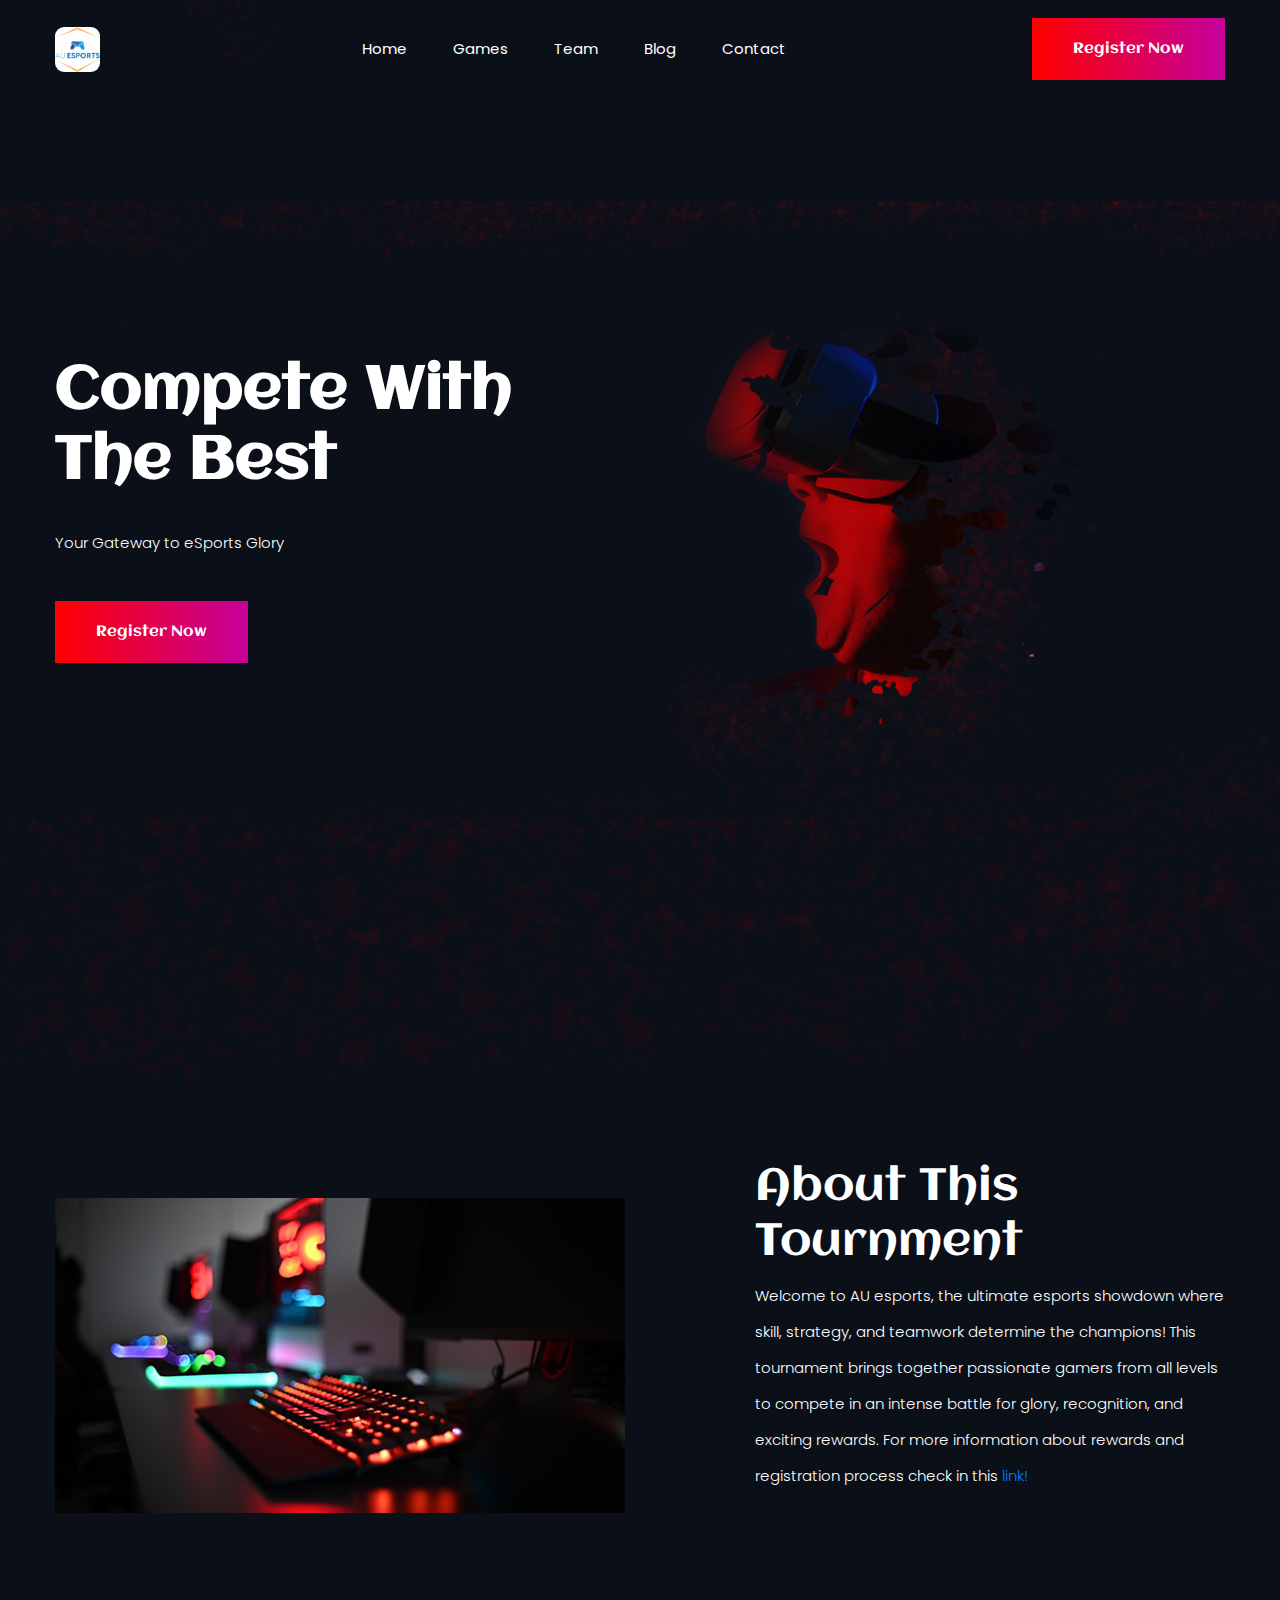
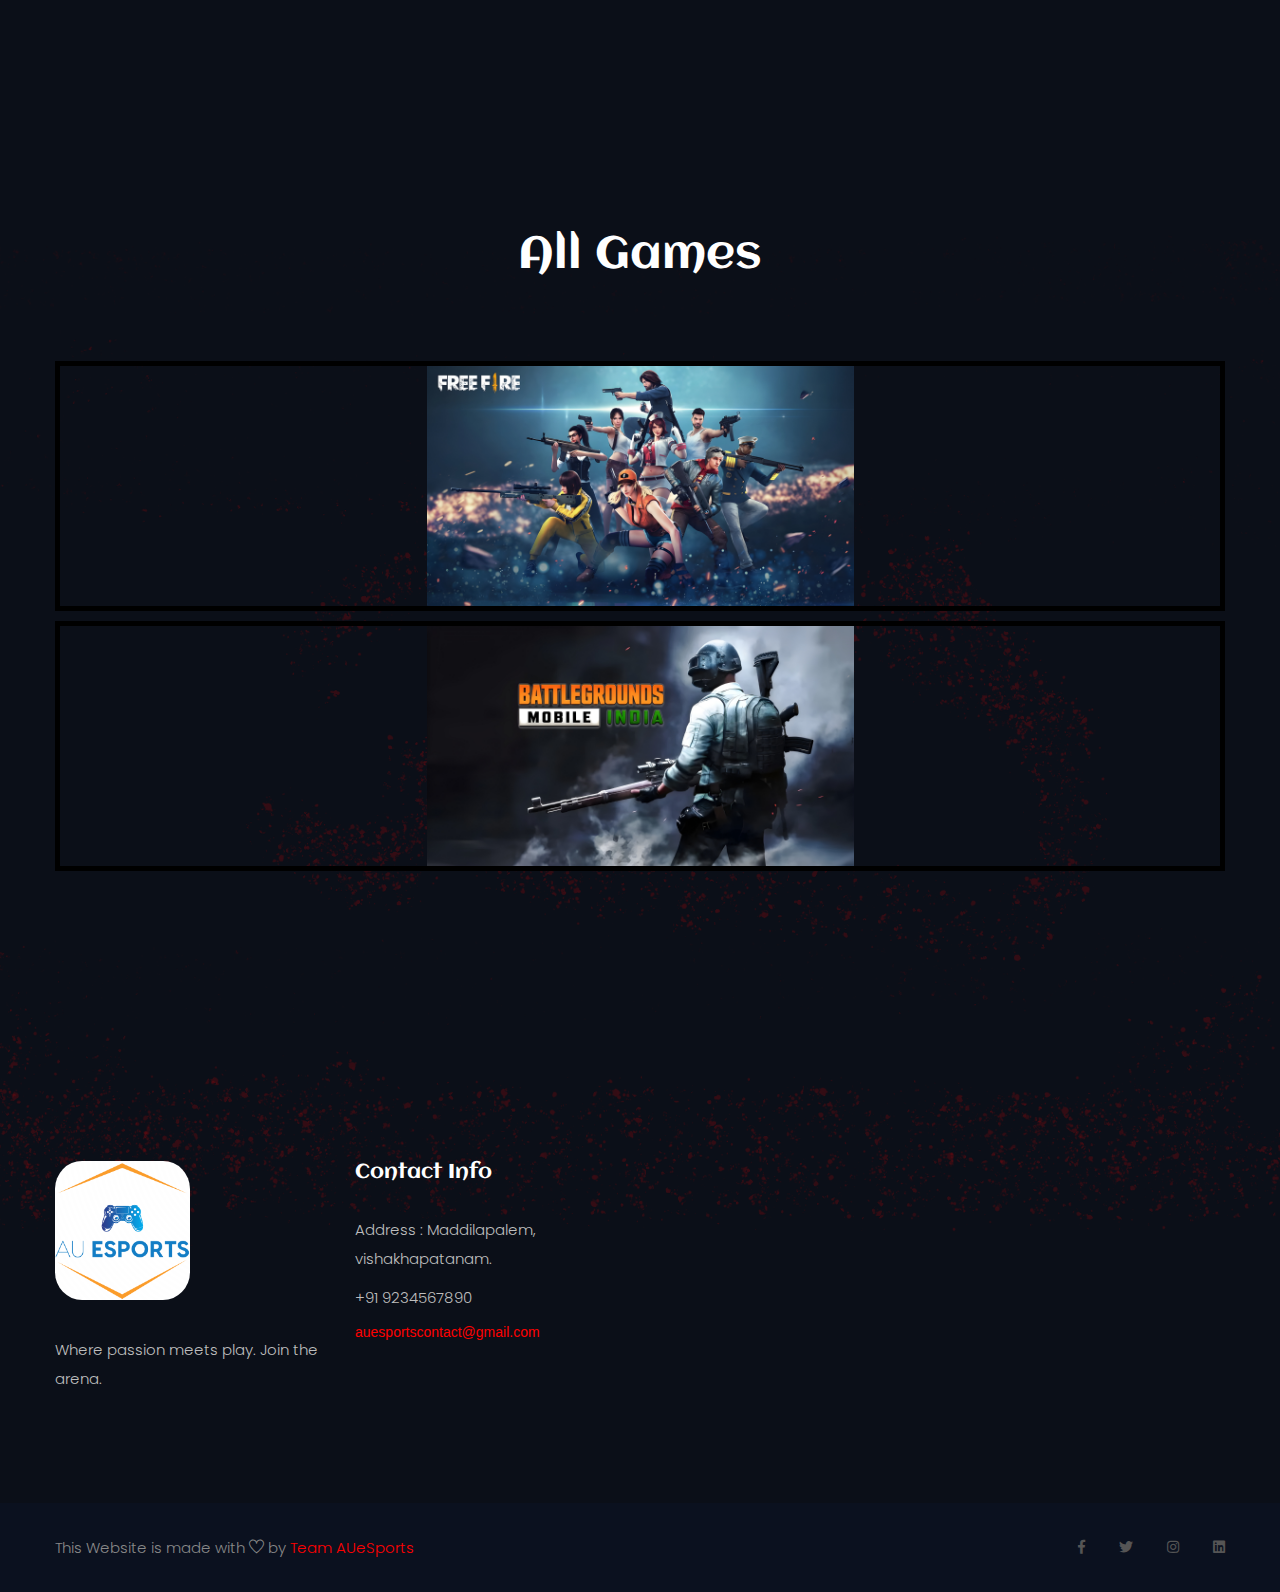
<file: static/index.html>
<!doctype html>
<html lang="zxx">

<head>
    <!-- Required meta tags -->
    <meta charset="utf-8">
    <meta name="viewport" content="width=device-width, initial-scale=1, shrink-to-fit=no">
    <title>AU |eSports</title>
    <link rel="icon" href="img/favicon.png">
    <!-- Bootstrap CSS -->
    <link rel="stylesheet" href="css/bootstrap.min.css">
    <!-- animate CSS -->
    <link rel="stylesheet" href="css/animate.css">
    <!-- owl carousel CSS -->
    <link rel="stylesheet" href="css/owl.carousel.min.css">
    <!-- font awesome CSS -->
    <link rel="stylesheet" href="css/all.css">
    <!-- flaticon CSS -->
    <link rel="stylesheet" href="css/flaticon.css">
    <link rel="stylesheet" href="css/themify-icons.css">
    <!-- font awesome CSS -->
    <link rel="stylesheet" href="css/magnific-popup.css">
    <!-- swiper CSS -->
    <link rel="stylesheet" href="css/slick.css">
    <!-- style CSS -->
    <link rel="stylesheet" href="css/style.css">
    

</head>

<body>
    <div class="body_bg">
        <!--::header part start::-->
        <header class="main_menu single_page_menu">
            <div class="container">
                <div class="row align-items-center">
                    <div class="col-lg-12">
                        <nav class="navbar navbar-expand-lg navbar-light">
                            <a class="navbar-brand" href="index.html"> <img src="img/logo.png" width="45" height="45" alt="logo" style="border-radius: 20%;"> </a>
                            <button class="navbar-toggler" type="button" data-toggle="collapse"
                                data-target="#navbarSupportedContent" aria-controls="navbarSupportedContent"
                                aria-expanded="false" aria-label="Toggle navigation">
                                <span class="menu_icon"><i class="fas fa-bars"></i></span>
                            </button>

                            <div class="collapse navbar-collapse main-menu-item" id="navbarSupportedContent">
                                <ul class="navbar-nav">
                                    <li class="nav-item">
                                        <a class="nav-link" href="index.html">Home</a>
                                    </li>
                                    <li class="nav-item">
                                        <a class="nav-link" href="fighter.html">Games</a>
                                    </li>
                                    <li class="nav-item">
                                        <a class="nav-link" href="team.html">team</a>
                                    </li>
                                    <li class="nav-item">
                                        <a class="nav-link" href="blog.html">Blog</a>
                                    </li>
                                   
                                    <li class="nav-item">
                                        <a class="nav-link" href="contact.html">Contact</a>
                                    </li>
                                </ul>
                            </div>
                            <a href="fighter.html" class="btn_1 d-none d-sm-block">Register Now</a>
                        </nav>
                    </div>
                </div>
            </div>
        </header>
        <!-- Header part end-->

        <!-- banner part start-->
        <section class="banner_part">
            <div class="container">
                <div class="row align-items-center justify-content-between">
                    <div class="col-lg-6 col-md-8">
                        <div class="banner_text">
                            <div class="banner_text_iner">
                                <h1>Compete with the Best</h1>
                                <p>Your Gateway to eSports Glory</p>
                                <a href="fighter.html" class="btn_1">Register Now</a>
                            </div>
                        </div>
                    </div>
                </div>
            </div>
        </section>
        <!-- banner part start-->


        <!-- about_us part start-->
        <section class="about_us section_padding">
            <div class="container">
                <div class="row align-items-center justify-content-between">
                    <div class="col-md-5 col-lg-6 col-xl-6">
                        <div class="learning_img">
                            <img src="img/about_img.png" alt="">
                        </div>
                    </div>
                    <div class="col-md-7 col-lg-6 col-xl-5">
                        <div class="about_us_text">
                            <h2>About This Tournment</h2>
                            <p>Welcome to AU esports, the ultimate esports showdown where skill,
                                 strategy, and teamwork determine the champions! 
                                 This tournament brings together passionate gamers from all levels to
                                  compete in an intense battle for glory, recognition, and exciting rewards.

                                  For more information about rewards and registration process check in this
                                  <a href="terms.html">link!</a> 
                            </p>
                        </div>
                    </div>
                </div>
            </div>
        </section>
        <!-- about_us part end-->

        <!-- gallery_part part start-->
        <section class="gallery_part section_padding">
            <style>
                .gallery_part .grid {
                    display: block;
                }

                .gallery_part .grid-item {
                    width: 100% !important;
                    min-height: 150px;
                    background-size: contain;
                    background-repeat: no-repeat;
                    background-position: center top;
                    margin-bottom: 10px;
                    display: block;
                }

                .gallery_part .single_gallery_item,
                .gallery_part .single_gallery_item_iner {
                    width: 100%;
                    height: 100%;
                }

                .gallery_part .gallery_item_text {
                    position: absolute;
                    top: 50%;
                    left: 50%;
                    transform: translate(-50%, -50%);
                    color: #fff;
                }
            </style>

            <div class="container">
                <div class="row justify-content-center">
                    <div class="col-xl-5">
                        <div class="section_tittle text-center">
                            <h2>All Games</h2>
                        </div>
                    </div>
                </div>
                <div class="row">
                    <div class="col-xl-12">
                        <div class="gallery_part_item">
                            <div class="grid">
                                <div class="grid-sizer"></div>

                                <a href="freefire.html"
                                    class="grid-item bg_img grid-item--height-1"
                                    style="background-image: url('img/gallery/gallery_item_1.png')">
                                    <div class="single_gallery_item">
                                        <div class="single_gallery_item_iner">
                                            <div class="gallery_item_text">
                                                <i class="ti-zoom-in"></i>
                                            </div>
                                        </div>
                                    </div>
                                </a>

                                <a href="pubg.html"
                                    class="grid-item bg_img grid-item--height-1"
                                    style="background-image: url('img/gallery/gallery_item_2.png')">
                                    <div class="single_gallery_item">
                                        <div class="single_gallery_item_iner">
                                            <div class="gallery_item_text">
                                                <i class="ti-zoom-in"></i>
                                            </div>
                                        </div>
                                    </div>
                                </a>

                            </div>
                        </div>
                    </div>
                </div>
            </div>
        </section>

        <!-- gallery_part part end-->

        <!-- upcoming games part end-->
        <!-- <section class="upcomming_war">
            <div class="container">
                <div class="row justify-content-center">
                    <div class="col-lg-8">
                        <div class="section_tittle text-center">
                            <h2>Upcoming Games</h2>
                        </div>
                    </div>
                </div>
                <div class="upcomming_war_iner">
                    <div class="row justify-content-center align-items-center h-100">
                        <div class="col-10 col-sm-5 col-lg-3">
                            <div class="upcomming_war_counter text-center">
                                <h2>Dark Dragon</h2>
                                <div id="timer" class="d-flex justify-content-between">
                                    <div id="days"></div>
                                    <div id="hours"></div>
                                </div>
                            </div>
                        </div>
                    </div>
                </div>
            </div>
        </section> -->
        <!-- Upcoming games part end-->


        <!--::footer_part start::-->
        <footer class="footer_part">
            <div class="footer_top">
                <div class="container">
                    <div class="row">
                        <div class="col-sm-6 col-lg-3">
                            <div class="single_footer_part">
                                <a href="index.html" class="footer_logo_iner"> <img src="img/logo.png" style="border-radius: 20%;" width="50%;" height="50%;" alt="#"> </a>
                                <p>Where passion meets play. Join the arena.</p>
                                
                            </div>
                        </div>
                        <div class="col-sm-6 col-lg-3">
                            <div class="single_footer_part">
                                <h4>Contact Info</h4>
                                <p>Address : Maddilapalem, vishakhapatanam.
                                </p>
                                <p>+91 9234567890</p>
                                <a href="mailto:auesportscontact@gmail.com" style="color: red;">auesportscontact@gmail.com </a>
                            </div>
                        </div>
                        
                    </div>
                </div>
            </div>
            <div class="copygight_text">
                <div class="container">
                    <div class="row align-items-center">
                        <div class="col-lg-8">
                            <div class="copyright_text">
                                <P>
This Website is made with <i class="ti-heart" aria-hidden="true"></i> by <a href="team.html" target="_blank">Team AUeSports</a>
</P>
                            </div>
                        </div>
                        <div class="col-lg-4">
                            <div class="footer_icon social_icon">
                                <ul class="list-unstyled">
                                    <li><a href="https://www.facebook.com/profile.php?id=61574885436990" class="single_social_icon"><i class="fab fa-facebook-f"></i></a>
                                    </li>
                                    <li><a href="https://x.com/AUEsports349473?t=ptDBXTnjcMKpKFt10n50kQ&s=09" class="single_social_icon"><i class="fab fa-twitter"></i></a></li>
                                    <li><a href="https://www.instagram.com/auesports__?igsh=MTducndxa2Q0cTQ0Nw==" class="single_social_icon"><i class="fab fa-instagram"></i></a></li>
                                    <li><a href="https://www.linkedin.com/in/au-esports-88577435a/" class="single_social_icon"><i class="fab fa-linkedin"></i></a></li>
                                </ul>
                            </div>
                        </div>
                    </div>
                </div>
            </div>
        </footer>
        <!--::footer_part end::-->
    </div>


    <!-- jquery plugins here-->
    <script src="js/jquery-1.12.1.min.js"></script>
    <!-- popper js -->
    <script src="js/popper.min.js"></script>
    <!-- bootstrap js -->
    <script src="js/bootstrap.min.js"></script>
    <!-- easing js -->
    <script src="js/jquery.magnific-popup.js"></script>
    <!-- swiper js -->
    <script src="js/swiper.min.js"></script>
    <!-- swiper js -->
    <script src="js/masonry.pkgd.js"></script>
    <!-- particles js -->
    <script src="js/owl.carousel.min.js"></script>
    <script src="js/jquery.nice-select.min.js"></script>
    <!-- slick js -->
    <script src="js/slick.min.js"></script>
    <script src="js/jquery.counterup.min.js"></script>
    <script src="js/waypoints.min.js"></script>
    <script src="js/contact.js"></script>
    <script src="js/jquery.ajaxchimp.min.js"></script>
    <script src="js/jquery.form.js"></script>
    <script src="js/jquery.validate.min.js"></script>
    <script src="js/mail-script.js"></script>
    <!-- custom js -->
    <script src="js/custom.js"></script>
</body>

</html>
</file>
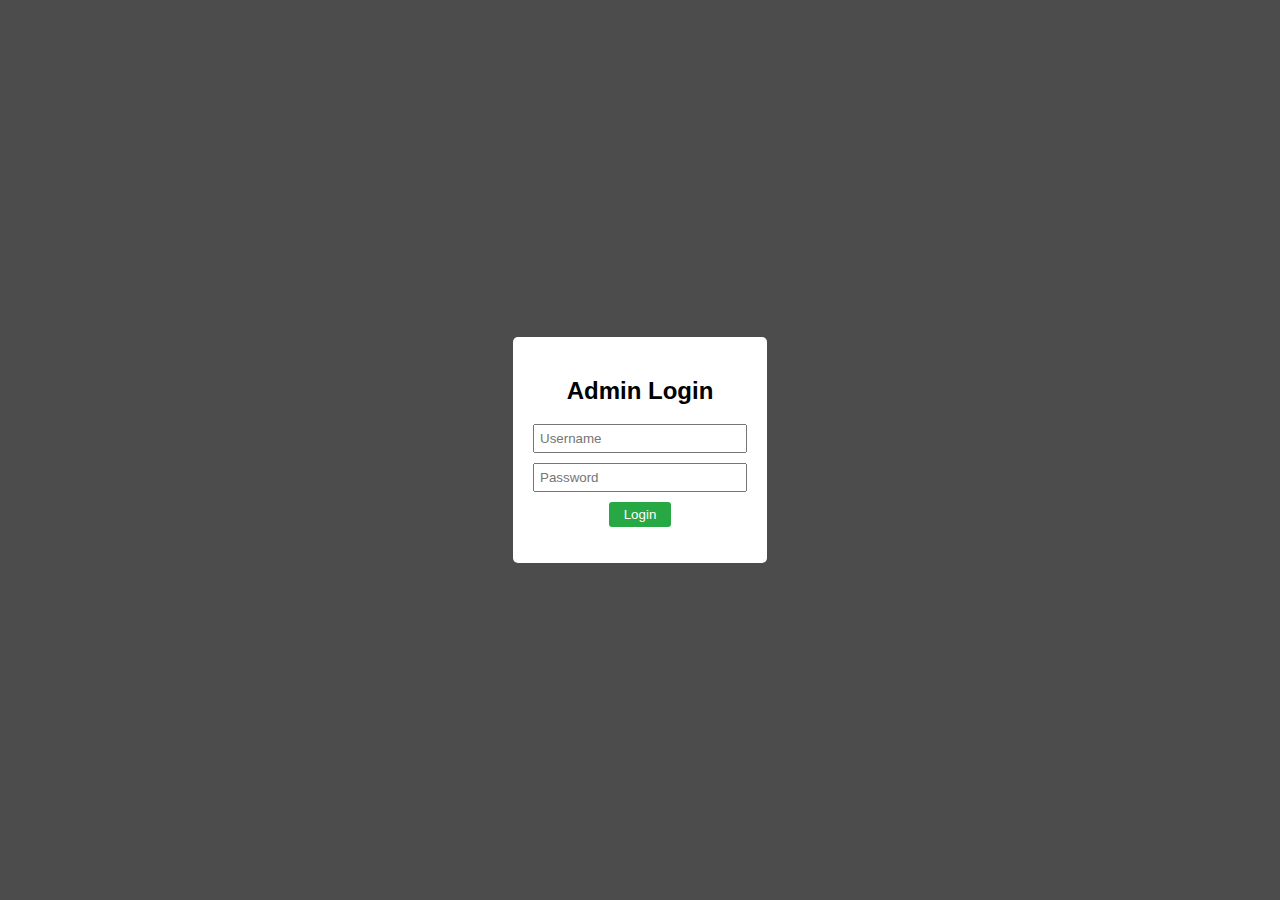
<file: static/admin.html>
<!DOCTYPE html>
<html lang="en">
<head>
    <meta charset="UTF-8">
    <meta name="viewport" content="width=device-width, initial-scale=1.0">
    <title>Admin - Payment Approvals</title>
    <style>
        body { font-family: Arial, sans-serif; padding: 20px; }
        .payment { border: 1px solid #ccc; padding: 10px; margin: 10px 0; }
        img { max-width: 300px; }
        select { margin-bottom: 20px; padding: 5px; }
        #loginOverlay {
            position: fixed;
            top: 0;
            left: 0;
            width: 100%;
            height: 100%;
            background: rgba(0, 0, 0, 0.7);
            display: flex;
            justify-content: center;
            align-items: center;
            z-index: 1000;
        }
        #loginBox {
            background: white;
            padding: 20px;
            border-radius: 5px;
            text-align: center;
        }
        #loginBox input {
            display: block;
            margin: 10px auto;
            padding: 5px;
            width: 200px;
        }
        #loginBox button {
            padding: 5px 15px;
            background: #28a745;
            color: white;
            border: none;
            border-radius: 3px;
            cursor: pointer;
        }
        .hidden { display: none !important; }
    </style>
</head>
<body>
    <!-- Login Overlay -->
    <div id="loginOverlay">
        <div id="loginBox">
            <h2>Admin Login</h2>
            <input type="text" id="adminUsername" placeholder="Username" required>
            <input type="password" id="adminPassword" placeholder="Password" required>
            <button onclick="verifyAdmin()">Login</button>
            <p id="loginError" style="color: red;"></p>
        </div>
    </div>

    <!-- Main Content (Hidden Initially) -->
    <div id="mainContent" class="hidden">
        <h1>Pending Payments</h1>
        <label for="gameSelect">Select Game:</label>
        <select id="gameSelect" onchange="loadPayments()">
            <option value="freefire">Freefire</option>
            <option value="pubg">PUBG</option>
        </select>
        <div id="paymentList"></div>
    </div>

    <script>
        function verifyAdmin() {
            const username = document.getElementById("adminUsername").value.trim();
            const password = document.getElementById("adminPassword").value.trim();
            const errorElement = document.getElementById("loginError");
            const loginOverlay = document.getElementById("loginOverlay");
            const mainContent = document.getElementById("mainContent");

            // Send credentials to backend for verification
            fetch('/admin-login', {
                method: 'POST',
                headers: {
                    'Content-Type': 'application/json'
                },
                body: JSON.stringify({ username, password })
            })
            .then(response => response.json())
            .then(data => {
                if (data.message === 'Login successful') {
                    loginOverlay.style.display = "none"; // Hide overlay
                    mainContent.classList.remove("hidden"); // Show main content
                    loadPayments(); // Load payments after successful login
                } else {
                    errorElement.textContent = data.error || "Invalid username or password.";
                }
            })
            .catch(err => {
                console.error("Login error:", err);
                errorElement.textContent = "Error connecting to server. Please try again.";
            });
        }

        function loadPayments() {
            const gameType = document.getElementById("gameSelect").value;
            fetch(`/pending-payments?game_type=${gameType}`)
            .then(res => res.json())
            .then(payments => {
                const list = document.getElementById("paymentList");
                list.innerHTML = "";
                payments.forEach(p => {
                    const div = document.createElement("div");
                    div.className = "payment";
                    div.innerHTML = `
                        <p>Type: ${p.type}</p>
                        <p>Reg ID: ${p.reg_id}</p>
                        ${p.type === "team" ? `<p>Team: ${p.team_name}</p>` : `<p>Name: ${p.name}</p>`}
                        <p>Email: ${p.email || p.members[0].email}</p>
                        <p>UID: ${p.uid || p.members[0].uid}</p>
                        <p>Amount: ₹${p.amount}</p>
                        <img src="/screenshots/${p.screenshot.split('/').pop()}" alt="Screenshot" onerror="this.src='default-image.jpg';">
                        <button onclick="confirmPayment('${p.reg_id}', '${gameType}')">Confirm Payment</button>
                    `;
                    list.appendChild(div);
                });
            })
            .catch(err => {
                console.error("Error loading payments:", err);
                document.getElementById("paymentList").innerHTML = "<p>Error loading payments.</p>";
            });
        }

        function confirmPayment(regId, gameType) {
            fetch('/confirm-payment', {
                method: 'POST',
                headers: { 'Content-Type': 'application/json' },
                body: JSON.stringify({ reg_id: regId, game_type: gameType })
            })
            .then(res => res.json())
            .then(data => {
                alert("Payment confirmed!");
                loadPayments();
            })
            .catch(err => {
                console.error("Error confirming payment:", err);
                alert("Error confirming payment.");
            });
        }

        // Auto-refresh only after login
        setInterval(() => {
            if (document.getElementById("loginOverlay").style.display === "none") {
                loadPayments();
            }
        }, 30000);
    </script>
</body>
</html>
</file>
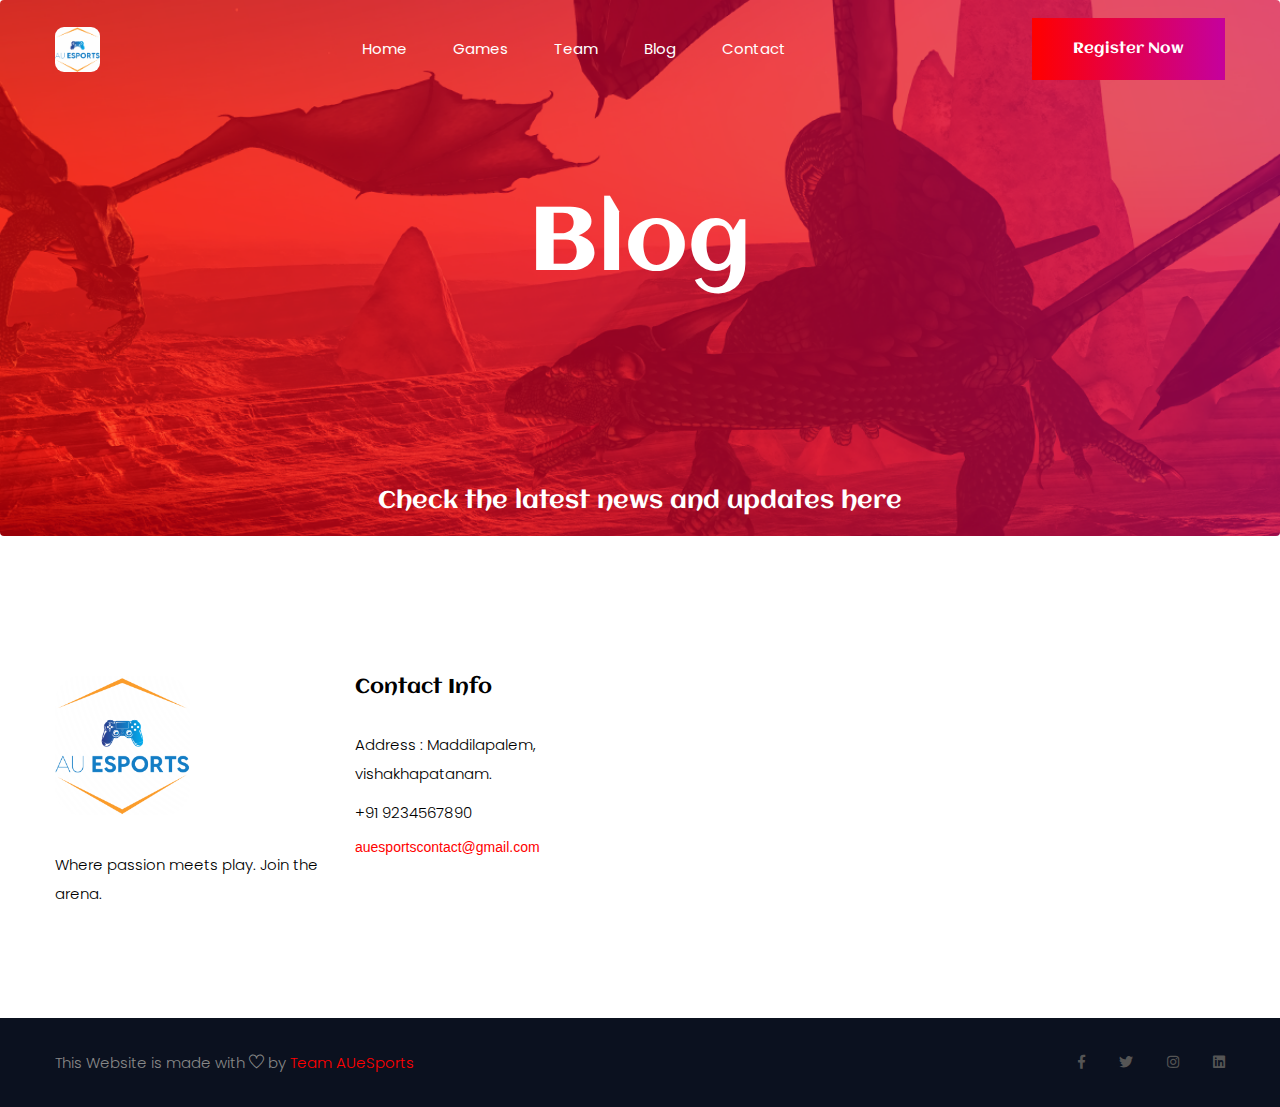
<file: static/blog.html>
<!doctype html>
<html lang="zxx">

<head>
    <!-- Required meta tags -->
    <meta charset="utf-8">
    <meta name="viewport" content="width=device-width, initial-scale=1, shrink-to-fit=no">
    <title>AU |eSports</title>
    <link rel="icon" href="img/favicon.png">
    <!-- Bootstrap CSS -->
    <link rel="stylesheet" href="css/bootstrap.min.css">
    <!-- animate CSS -->
    <link rel="stylesheet" href="css/animate.css">
    <!-- owl carousel CSS -->
    <link rel="stylesheet" href="css/owl.carousel.min.css">
    <!-- font awesome CSS -->
    <link rel="stylesheet" href="css/all.css">
    <!-- flaticon CSS -->
    <link rel="stylesheet" href="css/flaticon.css">
    <link rel="stylesheet" href="css/themify-icons.css">
    <!-- font awesome CSS -->
    <link rel="stylesheet" href="css/magnific-popup.css">
    <!-- swiper CSS -->
    <link rel="stylesheet" href="css/slick.css">
    <!-- style CSS -->
    <link rel="stylesheet" href="css/style.css">
</head>

<body>
        <!--::header part start::-->
        <header class="main_menu single_page_menu">
            <div class="container">
                <div class="row align-items-center">
                    <div class="col-lg-12">
                        <nav class="navbar navbar-expand-lg navbar-light">
                            <a class="navbar-brand" href="index.html"> <img src="img/logo.png" width="45" height="45" alt="logo" style="border-radius: 20%;"> </a>
                            <button class="navbar-toggler" type="button" data-toggle="collapse"
                                data-target="#navbarSupportedContent" aria-controls="navbarSupportedContent"
                                aria-expanded="false" aria-label="Toggle navigation">
                                <span class="menu_icon"><i class="fas fa-bars"></i></span>
                            </button>

                            <div class="collapse navbar-collapse main-menu-item" id="navbarSupportedContent">
                                <ul class="navbar-nav">
                                    <li class="nav-item">
                                        <a class="nav-link" href="index.html">Home</a>
                                    </li>
                                    <li class="nav-item">
                                        <a class="nav-link" href="fighter.html">Games</a>
                                    </li>
                                    <li class="nav-item">
                                        <a class="nav-link" href="team.html">team</a>
                                    </li>
                                    <li class="nav-item">
                                        <a class="nav-link" href="blog.html">Blog</a>
                                    </li>
                                    <!-- <li class="nav-item dropdown">
                                        <a class="nav-link dropdown-toggle" href="blog.html" id="navbarDropdown"
                                            role="button" data-toggle="dropdown" aria-haspopup="true"
                                            aria-expanded="false">
                                            Blog
                                        </a>
                                        <div class="dropdown-menu" aria-labelledby="navbarDropdown">
                                            <a class="dropdown-item" href="blog.html"> blog</a>
                                            <a class="dropdown-item" href="single-blog.html">Single blog</a>
                                        </div>
                                    </li> -->
                                    <!-- <li class="nav-item dropdown">
                                        <a class="nav-link dropdown-toggle" href="blog.html" id="navbarDropdown1"
                                            role="button" data-toggle="dropdown" aria-haspopup="true"
                                            aria-expanded="false">
                                            pages
                                        </a>
                                        <div class="dropdown-menu" aria-labelledby="navbarDropdown1">
                                            <a class="dropdown-item" href="elements.html">Elements</a>
                                        </div>
                                    </li> -->
                                    <li class="nav-item">
                                        <a class="nav-link" href="contact.html">Contact</a>
                                    </li>
                                </ul>
                            </div>
                            <a href="fighter.html" class="btn_1 d-none d-sm-block">Register Now</a>
                        </nav>
                    </div>
                </div>
            </div>
        </header>
        <!-- Header part end-->

    <!-- breadcrumb start-->
    <section class="breadcrumb breadcrumb_bg">
        <div class="container">
            <div class="row">
                <div class="col-lg-12">
                    <div class="breadcrumb_iner text-center">
                        <div class="breadcrumb_iner_item">
                            <h2>blog</h2>
                        </div>
                    </div>
                    <h3>Check the latest news and updates here</h3>                
                </div>
            </div>
        </div>
    </section>
    <!-- breadcrumb start-->
       <!--================Blog Area =================-->
    <!-- <section class="blog_area section_padding">
        <div class="container">
            <div class="row">
                <div class="col-lg-8 mb-5 mb-lg-0">
                    <div class="blog_left_sidebar">
                        <article class="blog_item">
                            <div class="blog_item_img">
                                <img class="card-img rounded-0" src="img/blog/single_blog_1.png" alt="">
                                <a href="#" class="blog_item_date">
                                    <h3>15</h3>
                                    <p>Jan</p>
                                </a>
                            </div>

                            <div class="blog_details">
                                <a class="d-inline-block" href="single-blog.html">
                                    <h2>Google inks pact for new 35-storey office</h2>
                                </a>
                                <p>That dominion stars lights dominion divide years for fourth have don't stars is
                                    that
                                    he earth it first without heaven in place seed it second morning saying.</p>
                                <ul class="blog-info-link">
                                    <li><a href="#"><i class="far fa-user"></i> Travel, Lifestyle</a></li>
                                    <li><a href="#"><i class="far fa-comments"></i> 03 Comments</a></li>
                                </ul>
                            </div>
                        </article>

                        <article class="blog_item">
                            <div class="blog_item_img">
                                <img class="card-img rounded-0" src="img/blog/single_blog_2.png" alt="">
                                <a href="#" class="blog_item_date">
                                    <h3>15</h3>
                                    <p>Jan</p>
                                </a>
                            </div>

                            <div class="blog_details">
                                <a class="d-inline-block" href="single-blog.html">
                                    <h2>Google inks pact for new 35-storey office</h2>
                                </a>
                                <p>That dominion stars lights dominion divide years for fourth have don't stars is
                                    that
                                    he earth it first without heaven in place seed it second morning saying.</p>
                                <ul class="blog-info-link">
                                    <li><a href="#"><i class="far fa-user"></i> Travel, Lifestyle</a></li>
                                    <li><a href="#"><i class="far fa-comments"></i> 03 Comments</a></li>
                                </ul>
                            </div>
                        </article>

                        <article class="blog_item">
                            <div class="blog_item_img">
                                <img class="card-img rounded-0" src="img/blog/single_blog_3.png" alt="">
                                <a href="#" class="blog_item_date">
                                    <h3>15</h3>
                                    <p>Jan</p>
                                </a>
                            </div>

                            <div class="blog_details">
                                <a class="d-inline-block" href="single-blog.html">
                                    <h2>Google inks pact for new 35-storey office</h2>
                                </a>
                                <p>That dominion stars lights dominion divide years for fourth have don't stars is
                                    that
                                    he earth it first without heaven in place seed it second morning saying.</p>
                                <ul class="blog-info-link">
                                    <li><a href="#"><i class="far fa-user"></i> Travel, Lifestyle</a></li>
                                    <li><a href="#"><i class="far fa-comments"></i> 03 Comments</a></li>
                                </ul>
                            </div>
                        </article>

                        <article class="blog_item">
                            <div class="blog_item_img">
                                <img class="card-img rounded-0" src="img/blog/single_blog_4.png" alt="">
                                <a href="#" class="blog_item_date">
                                    <h3>15</h3>
                                    <p>Jan</p>
                                </a>
                            </div>

                            <div class="blog_details">
                                <a class="d-inline-block" href="single-blog.html">
                                    <h2>Google inks pact for new 35-storey office</h2>
                                </a>
                                <p>That dominion stars lights dominion divide years for fourth have don't stars is
                                    that
                                    he earth it first without heaven in place seed it second morning saying.</p>
                                <ul class="blog-info-link">
                                    <li><a href="#"><i class="far fa-user"></i> Travel, Lifestyle</a></li>
                                    <li><a href="#"><i class="far fa-comments"></i> 03 Comments</a></li>
                                </ul>
                            </div>
                        </article>

                        <article class="blog_item">
                            <div class="blog_item_img">
                                <img class="card-img rounded-0" src="img/blog/single_blog_5.png" alt="">
                                <a href="#" class="blog_item_date">
                                    <h3>15</h3>
                                    <p>Jan</p>
                                </a>
                            </div>

                            <div class="blog_details">
                                <a class="d-inline-block" href="single-blog.html">
                                    <h2>Google inks pact for new 35-storey office</h2>
                                </a>
                                <p>That dominion stars lights dominion divide years for fourth have don't stars is
                                    that
                                    he earth it first without heaven in place seed it second morning saying.</p>
                                <ul class="blog-info-link">
                                    <li><a href="#"><i class="far fa-user"></i> Travel, Lifestyle</a></li>
                                    <li><a href="#"><i class="far fa-comments"></i> 03 Comments</a></li>
                                </ul>
                            </div>
                        </article>

                        <nav class="blog-pagination justify-content-center d-flex">
                            <ul class="pagination">
                                <li class="page-item">
                                    <a href="#" class="page-link" aria-label="Previous">
                                        <i class="ti-angle-left"></i>
                                    </a>
                                </li>
                                <li class="page-item">
                                    <a href="#" class="page-link">1</a>
                                </li>
                                <li class="page-item active">
                                    <a href="#" class="page-link">2</a>
                                </li>
                                <li class="page-item">
                                    <a href="#" class="page-link" aria-label="Next">
                                        <i class="ti-angle-right"></i>
                                    </a>
                                </li>
                            </ul>
                        </nav>
                    </div>
                </div>
                <div class="col-lg-4">
                    <div class="blog_right_sidebar">
                        <aside class="single_sidebar_widget search_widget">
                            <form action="#">
                                <div class="form-group">
                                    <div class="input-group mb-3">
                                        <input type="text" class="form-control" placeholder='Search Keyword'
                                            onfocus="this.placeholder = ''"
                                            onblur="this.placeholder = 'Search Keyword'">
                                        <div class="input-group-append">
                                            <button class="btn" type="button"><i class="ti-search"></i></button>
                                        </div>
                                    </div>
                                </div>
                                <button class="button rounded-0 primary-bg text-white w-100 btn_1"
                                    type="submit">Search</button>
                            </form>
                        </aside>

                        <aside class="single_sidebar_widget post_category_widget">
                            <h4 class="widget_title">Category</h4>
                            <ul class="list cat-list">
                                <li>
                                    <a href="#" class="d-flex">
                                        <p>Resaurant food</p>
                                        <p>(37)</p>
                                    </a>
                                </li>
                                <li>
                                    <a href="#" class="d-flex">
                                        <p>Travel news</p>
                                        <p>(10)</p>
                                    </a>
                                </li>
                                <li>
                                    <a href="#" class="d-flex">
                                        <p>Modern technology</p>
                                        <p>(03)</p>
                                    </a>
                                </li>
                                <li>
                                    <a href="#" class="d-flex">
                                        <p>Product</p>
                                        <p>(11)</p>
                                    </a>
                                </li>
                                <li>
                                    <a href="#" class="d-flex">
                                        <p>Inspiration</p>
                                        <p>21</p>
                                    </a>
                                </li>
                                <li>
                                    <a href="#" class="d-flex">
                                        <p>Health Care (21)</p>
                                        <p>09</p>
                                    </a>
                                </li>
                            </ul>
                        </aside>

                        <aside class="single_sidebar_widget popular_post_widget">
                            <h3 class="widget_title">Recent Post</h3>
                            <div class="media post_item">
                                <img src="img/post/post_1.png" alt="post">
                                <div class="media-body">
                                    <a href="single-blog.html">
                                        <h3>From life was you fish...</h3>
                                    </a>
                                    <p>January 12, 2019</p>
                                </div>
                            </div>
                            <div class="media post_item">
                                <img src="img/post/post_2.png" alt="post">
                                <div class="media-body">
                                    <a href="single-blog.html">
                                        <h3>The Amazing Hubble</h3>
                                    </a>
                                    <p>02 Hours ago</p>
                                </div>
                            </div>
                            <div class="media post_item">
                                <img src="img/post/post_3.png" alt="post">
                                <div class="media-body">
                                    <a href="single-blog.html">
                                        <h3>Astronomy Or Astrology</h3>
                                    </a>
                                    <p>03 Hours ago</p>
                                </div>
                            </div>
                            <div class="media post_item">
                                <img src="img/post/post_4.png" alt="post">
                                <div class="media-body">
                                    <a href="single-blog.html">
                                        <h3>Asteroids telescope</h3>
                                    </a>
                                    <p>01 Hours ago</p>
                                </div>
                            </div>
                        </aside>
                        <aside class="single_sidebar_widget tag_cloud_widget">
                            <h4 class="widget_title">Tag Clouds</h4>
                            <ul class="list">
                                <li>
                                    <a href="#">project</a>
                                </li>
                                <li>
                                    <a href="#">love</a>
                                </li>
                                <li>
                                    <a href="#">technology</a>
                                </li>
                                <li>
                                    <a href="#">travel</a>
                                </li>
                                <li>
                                    <a href="#">restaurant</a>
                                </li>
                                <li>
                                    <a href="#">life style</a>
                                </li>
                                <li>
                                    <a href="#">design</a>
                                </li>
                                <li>
                                    <a href="#">illustration</a>
                                </li>
                            </ul>
                        </aside>


                        <aside class="single_sidebar_widget instagram_feeds">
                            <h4 class="widget_title">Instagram Feeds</h4>
                            <ul class="instagram_row flex-wrap">
                                <li>
                                    <a href="#">
                                        <img class="img-fluid" src="img/post/post_5.png" alt="">
                                    </a>
                                </li>
                                <li>
                                    <a href="#">
                                        <img class="img-fluid" src="img/post/post_6.png" alt="">
                                    </a>
                                </li>
                                <li>
                                    <a href="#">
                                        <img class="img-fluid" src="img/post/post_7.png" alt="">
                                    </a>
                                </li>
                                <li>
                                    <a href="#">
                                        <img class="img-fluid" src="img/post/post_8.png" alt="">
                                    </a>
                                </li>
                                <li>
                                    <a href="#">
                                        <img class="img-fluid" src="img/post/post_9.png" alt="">
                                    </a>
                                </li>
                                <li>
                                    <a href="#">
                                        <img class="img-fluid" src="img/post/post_10.png" alt="">
                                    </a>
                                </li>
                            </ul>
                        </aside>


                        <aside class="single_sidebar_widget newsletter_widget">
                            <h4 class="widget_title">Newsletter</h4>

                            <form action="#">
                                <div class="form-group">
                                    <input type="email" class="form-control" onfocus="this.placeholder = ''"
                                        onblur="this.placeholder = 'Enter email'" placeholder='Enter email' required>
                                </div>
                                <button class="button rounded-0 primary-bg text-white w-100 btn_1"
                                    type="submit">Subscribe</button>
                            </form>
                        </aside>
                    </div>
                </div>
            </div>
        </div>
    </section> -->
    <!--================Blog Area =================-->

        <!--::footer_part start::-->
        <footer class="footer_part">
            <div class="footer_top">
                <div class="container">
                    <div class="row">
                        <div class="col-sm-6 col-lg-3">
                            <div class="single_footer_part">
                                <a href="index.html" class="footer_logo_iner"> <img src="img/logo.png" style="border-radius: 20%;" width="50%;" height="50%;" alt="#"> </a>
                                <p style="color: black;">Where passion meets play. Join the arena.</p>
                                
                            </div>
                        </div>
                        <div class="col-sm-6 col-lg-3">
                            <div class="single_footer_part">
                                <h4 style="color: black;">Contact Info</h4>
                                <p style="color: black;">Address : Maddilapalem, vishakhapatanam.
                                </p>
                                <p style="color: black;">+91 9234567890</p>
                                <a href="mailto:auesportscontact@gmail.com" style="color: red;">auesportscontact@gmail.com </a>
                            </div>
                        </div>
                    </div>
                </div>
            </div>
            <div class="copygight_text">
                <div class="container">
                    <div class="row align-items-center">
                        <div class="col-lg-8">
                            <div class="copyright_text">
                                <P><!-- Link back to Colorlib can't be removed. Template is licensed under CC BY 3.0. -->
This Website is made with <i class="ti-heart" aria-hidden="true"></i> by <a href="team.html" target="_blank">Team AUeSports</a>
</P>
                            </div>
                        </div>
                        <div class="col-lg-4">
                            <div class="footer_icon social_icon">
                                <ul class="list-unstyled">
                                    <li><a href="https://www.facebook.com/profile.php?id=61574885436990" class="single_social_icon"><i class="fab fa-facebook-f"></i></a>
                                    </li>
                                    <li><a href="https://x.com/AUEsports349473?t=ptDBXTnjcMKpKFt10n50kQ&s=09" class="single_social_icon"><i class="fab fa-twitter"></i></a></li>
                                    <li><a href="https://www.instagram.com/auesports__?igsh=MTducndxa2Q0cTQ0Nw==" class="single_social_icon"><i class="fab fa-instagram"></i></a></li>
                                    <li><a href="https://www.linkedin.com/in/au-esports-88577435a/" class="single_social_icon"><i class="fab fa-linkedin"></i></a></li>
                                </ul>
                            </div>
                        </div>
                    </div>
                </div>
            </div>
        </footer>
        <!--::footer_part end::-->


    <!-- jquery plugins here-->
    <script src="js/jquery-1.12.1.min.js"></script>
    <!-- popper js -->
    <script src="js/popper.min.js"></script>
    <!-- bootstrap js -->
    <script src="js/bootstrap.min.js"></script>
    <!-- easing js -->
    <script src="js/jquery.magnific-popup.js"></script>
    <!-- swiper js -->
    <script src="js/swiper.min.js"></script>
    <!-- swiper js -->
    <script src="js/masonry.pkgd.js"></script>
    <!-- particles js -->
    <script src="js/owl.carousel.min.js"></script>
    <script src="js/jquery.nice-select.min.js"></script>
    <!-- slick js -->
    <script src="js/slick.min.js"></script>
    <script src="js/jquery.counterup.min.js"></script>
    <script src="js/waypoints.min.js"></script>
    <script src="js/contact.js"></script>
    <script src="js/jquery.ajaxchimp.min.js"></script>
    <script src="js/jquery.form.js"></script>
    <script src="js/jquery.validate.min.js"></script>
    <script src="js/mail-script.js"></script>
    <!-- custom js -->
    <script src="js/custom.js"></script>
</body>

</html>
</file>
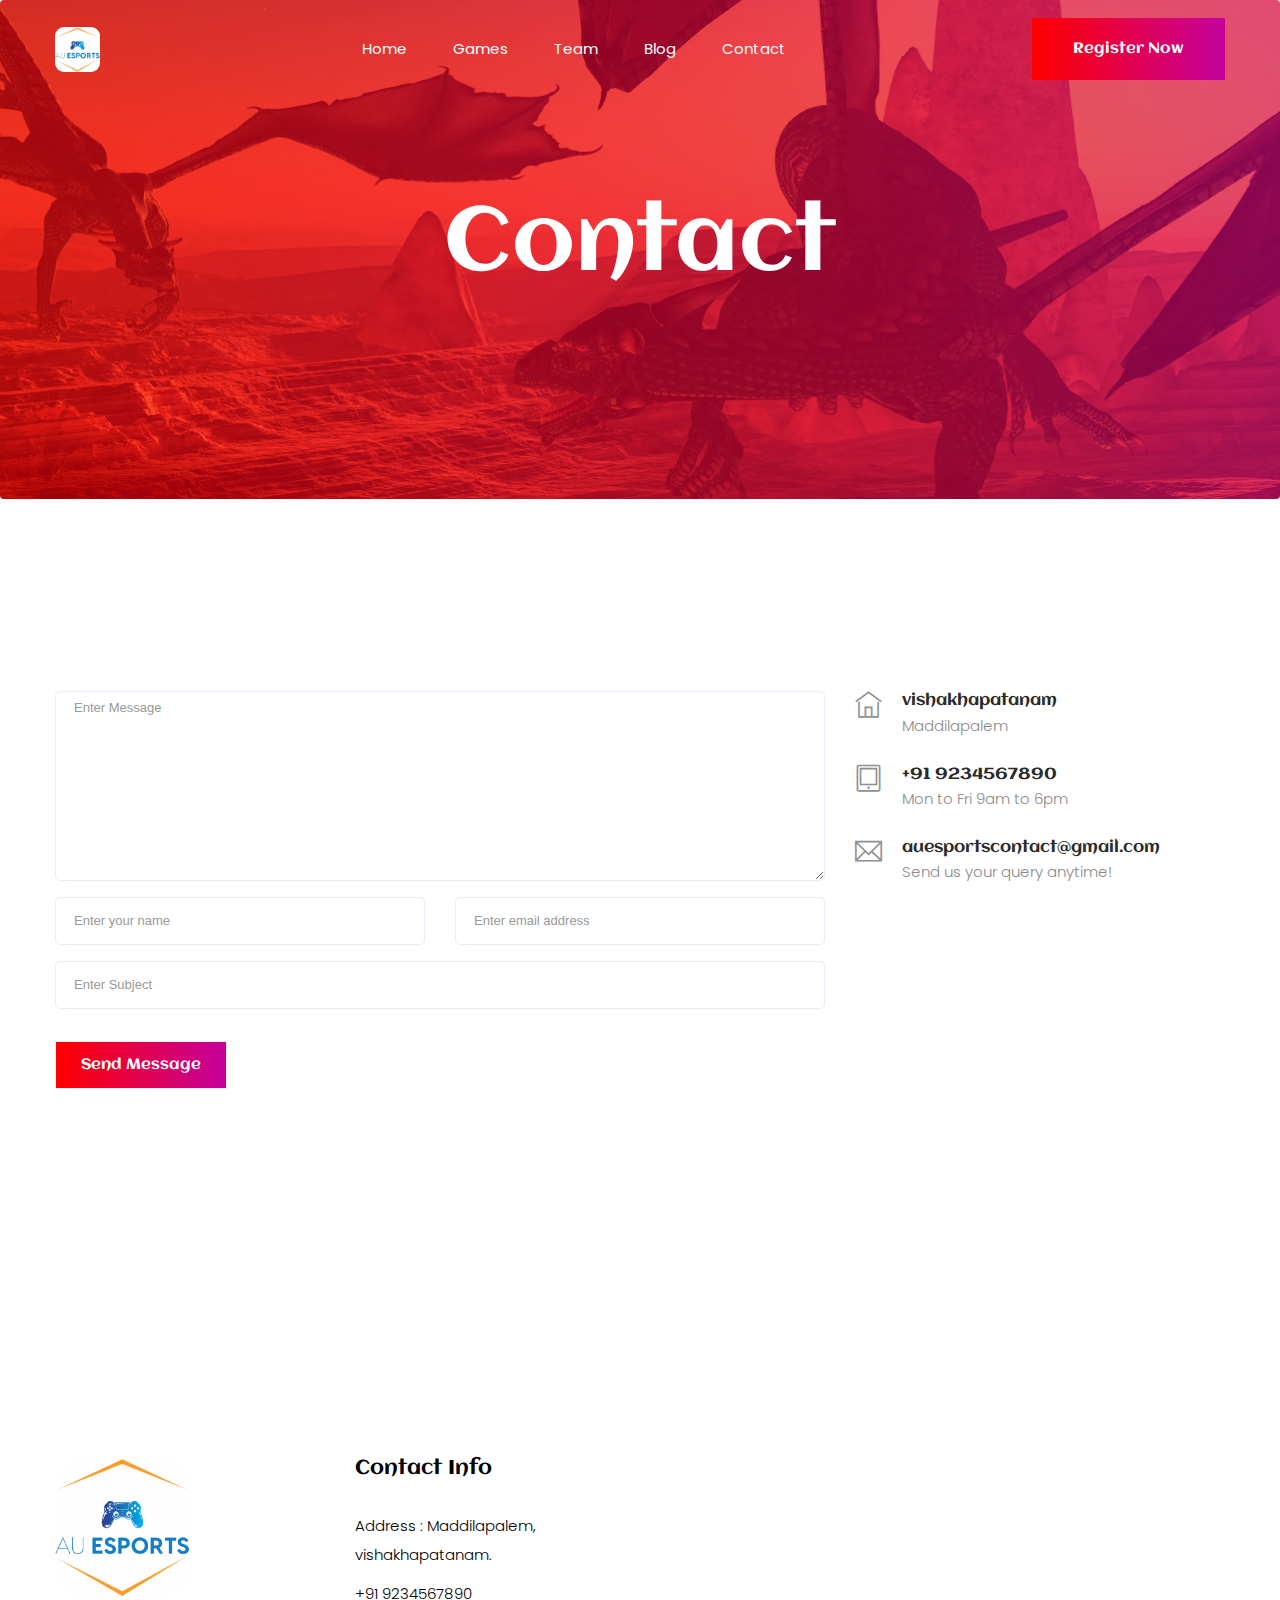
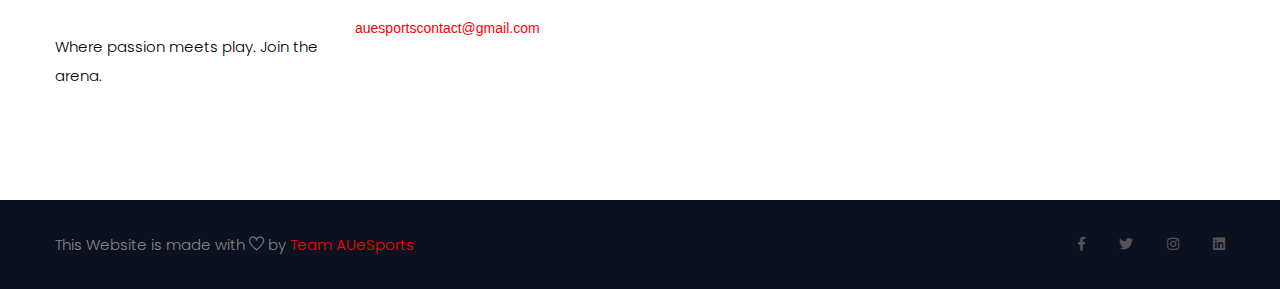
<file: static/contact.html>
<!doctype html>
<html lang="zxx">

<head>
  <!-- Required meta tags -->
  <meta charset="utf-8">
  <meta name="viewport" content="width=device-width, initial-scale=1, shrink-to-fit=no">
  <title>Contact</title>
  <link rel="icon" href="img/favicon.png">
  <!-- Bootstrap CSS -->
  <link rel="stylesheet" href="css/bootstrap.min.css">
  <!-- animate CSS -->
  <link rel="stylesheet" href="css/animate.css">
  <!-- owl carousel CSS -->
  <link rel="stylesheet" href="css/owl.carousel.min.css">
  <!-- font awesome CSS -->
  <link rel="stylesheet" href="css/all.css">
  <!-- flaticon CSS -->
  <link rel="stylesheet" href="css/flaticon.css">
  <link rel="stylesheet" href="css/themify-icons.css">
  <!-- font awesome CSS -->
  <link rel="stylesheet" href="css/magnific-popup.css">
  <!-- swiper CSS -->
  <link rel="stylesheet" href="css/slick.css">
  <!-- style CSS -->
  <link rel="stylesheet" href="css/style.css">
</head>

<body>
    <!--::header part start::-->
  <header class="main_menu single_page_menu">
      <div class="container">
          <div class="row align-items-center">
              <div class="col-lg-12">
                  <nav class="navbar navbar-expand-lg navbar-light">
                      <a class="navbar-brand" href="index.html"> <img src="img/logo.png" width="45" height="45" alt="logo" style="border-radius: 20%;"> </a>
                      <button class="navbar-toggler" type="button" data-toggle="collapse"
                          data-target="#navbarSupportedContent" aria-controls="navbarSupportedContent"
                          aria-expanded="false" aria-label="Toggle navigation">
                          <span class="menu_icon"><i class="fas fa-bars"></i></span>
                      </button>

                      <div class="collapse navbar-collapse main-menu-item" id="navbarSupportedContent">
                          <ul class="navbar-nav">
                              <li class="nav-item">
                                  <a class="nav-link" href="index.html">Home</a>
                              </li>
                              <li class="nav-item">
                                  <a class="nav-link" href="fighter.html">Games</a>
                              </li>
                              <li class="nav-item">
                                  <a class="nav-link" href="team.html">team</a>
                              </li>
                              <li class="nav-item">
                                  <a class="nav-link" href="blog.html">Blog</a>
                              </li>
                              
                              <li class="nav-item">
                                  <a class="nav-link" href="contact.html">Contact</a>
                              </li>
                          </ul>
                      </div>
                      <a href="fighter.html" class="btn_1 d-none d-sm-block">Register Now</a>
                  </nav>
              </div>
          </div>
      </div>
  </header>
  <!-- Header part end-->


  <!-- breadcrumb start-->
  <section class="breadcrumb breadcrumb_bg">
    <div class="container">
      <div class="row">
        <div class="col-lg-12">
          <div class="breadcrumb_iner text-center">
            <div class="breadcrumb_iner_item">
              <h2>contact</h2>
            </div>
          </div>
        </div>
      </div>
    </div>
  </section>
  <!-- breadcrumb start-->

  <!-- ================ contact section start ================= -->
  <section class="contact-section section_padding">
    <div class="container">
      <div class="d-none d-sm-block mb-5 pb-4">

      <div class="row">
        <div class="col-12">
          <h2 class="contact-title">Get in Touch</h2>
        </div>
        <div class="col-lg-8">
          <form class="form-contact contact_form" action="contact_process.php" method="post" id="contactForm"
            novalidate="novalidate">
            <div class="row">
              <div class="col-12">
                <div class="form-group">

                  <textarea class="form-control w-100" name="message" id="message" cols="30" rows="9"
                    onfocus="this.placeholder = ''" onblur="this.placeholder = 'Enter Message'"
                    placeholder='Enter Message'></textarea>
                </div>
              </div>
              <div class="col-sm-6">
                <div class="form-group">
                  <input class="form-control" name="name" id="name" type="text" onfocus="this.placeholder = ''"
                    onblur="this.placeholder = 'Enter your name'" placeholder='Enter your name'>
                </div>
              </div>
              <div class="col-sm-6">
                <div class="form-group">
                  <input class="form-control" name="email" id="email" type="email" onfocus="this.placeholder = ''"
                    onblur="this.placeholder = 'Enter email address'" placeholder='Enter email address'>
                </div>
              </div>
              <div class="col-12">
                <div class="form-group">
                  <input class="form-control" name="subject" id="subject" type="text" onfocus="this.placeholder = ''"
                    onblur="this.placeholder = 'Enter Subject'" placeholder='Enter Subject'>
                </div>
              </div>
            </div>
            <div class="form-group mt-3">
              <button type="submit" class="button-contactForm btn_1">Send Message </button>
            </div>
          </form>
        </div>
        <div class="col-lg-4">
          <div class="media contact-info">
            <span class="contact-info__icon"><i class="ti-home"></i></span>
            <div class="media-body">
              <h3>vishakhapatanam</h3>
              <p>Maddilapalem</p>
            </div>
          </div>
          <div class="media contact-info">
            <span class="contact-info__icon"><i class="ti-tablet"></i></span>
            <div class="media-body">
              <h3>+91 9234567890</h3>
              <p>Mon to Fri 9am to 6pm</p>
            </div>
          </div>
          <div class="media contact-info">
            <span class="contact-info__icon"><i class="ti-email"></i></span>
            <div class="media-body">
              <h3>auesportscontact@gmail.com</h3>
              <p>Send us your query anytime!</p>
            </div>
          </div>
        </div>
      </div>
    </div>
  </section>
  <!-- ================ contact section end ================= -->

         <!--::footer_part start::-->
         <footer class="footer_part">
          <div class="footer_top">
              <div class="container">
                  <div class="row">
                      <div class="col-sm-6 col-lg-3">
                          <div class="single_footer_part">
                              <a href="index.html" class="footer_logo_iner"> <img src="img/logo.png" style="border-radius: 20%;" width="50%;" height="50%;" alt="#"> </a>
                              <p style="color: black;">Where passion meets play. Join the arena.</p>
                              
                          </div>
                      </div>
                      <div class="col-sm-6 col-lg-3">
                          <div class="single_footer_part">
                              <h4 style="color: black;">Contact Info</h4>
                              <p style="color: black;">Address : Maddilapalem, vishakhapatanam.
                              </p>
                              <p style="color: black;">+91 9234567890</p>
                              <a href="mailto:auesportscontact@gmail.com" style="color: red;">auesportscontact@gmail.com </a>
                          </div>
                      </div>
                  </div>
              </div>
          </div>
          <div class="copygight_text">
              <div class="container">
                  <div class="row align-items-center">
                      <div class="col-lg-8">
                          <div class="copyright_text">
                              <P><!-- Link back to Colorlib can't be removed. Template is licensed under CC BY 3.0. -->
This Website is made with <i class="ti-heart" aria-hidden="true"></i> by <a href="team.html" target="_blank">Team AUeSports</a>
</P>
                          </div>
                      </div>
                      <div class="col-lg-4">
                          <div class="footer_icon social_icon">
                              <ul class="list-unstyled">
                                  <li><a href="https://www.facebook.com/profile.php?id=61574885436990" class="single_social_icon"><i class="fab fa-facebook-f"></i></a>
                                  </li>
                                  <li><a href="https://x.com/AUEsports349473?t=ptDBXTnjcMKpKFt10n50kQ&s=09" class="single_social_icon"><i class="fab fa-twitter"></i></a></li>
                                  <li><a href="https://www.instagram.com/auesports__?igsh=MTducndxa2Q0cTQ0Nw==" class="single_social_icon"><i class="fab fa-instagram"></i></a></li>
                                  <li><a href="https://www.linkedin.com/in/au-esports-88577435a/" class="single_social_icon"><i class="fab fa-linkedin"></i></a></li>
                              </ul>
                          </div>
                      </div>
                  </div>
              </div>
          </div>
      </footer>
      <!--::footer_part end::-->

  <!-- jquery plugins here-->
  <script src="js/jquery-1.12.1.min.js"></script>
  <!-- popper js -->
  <script src="js/popper.min.js"></script>
  <!-- bootstrap js -->
  <script src="js/bootstrap.min.js"></script>
  <!-- easing js -->
  <script src="js/jquery.magnific-popup.js"></script>
  <!-- swiper js -->
  <script src="js/swiper.min.js"></script>
  <!-- swiper js -->
  <script src="js/masonry.pkgd.js"></script>
  <!-- particles js -->
  <script src="js/owl.carousel.min.js"></script>
  <script src="js/jquery.nice-select.min.js"></script>
  <!-- slick js -->
  <script src="js/slick.min.js"></script>
  <script src="js/jquery.counterup.min.js"></script>
  <script src="js/waypoints.min.js"></script>
  <script src="js/contact.js"></script>
  <script src="js/jquery.ajaxchimp.min.js"></script>
  <script src="js/jquery.form.js"></script>
  <script src="js/jquery.validate.min.js"></script>
  <script src="js/mail-script.js"></script>
  <!-- custom js -->
  <script src="js/custom.js"></script>
</body>

</html>
</file>
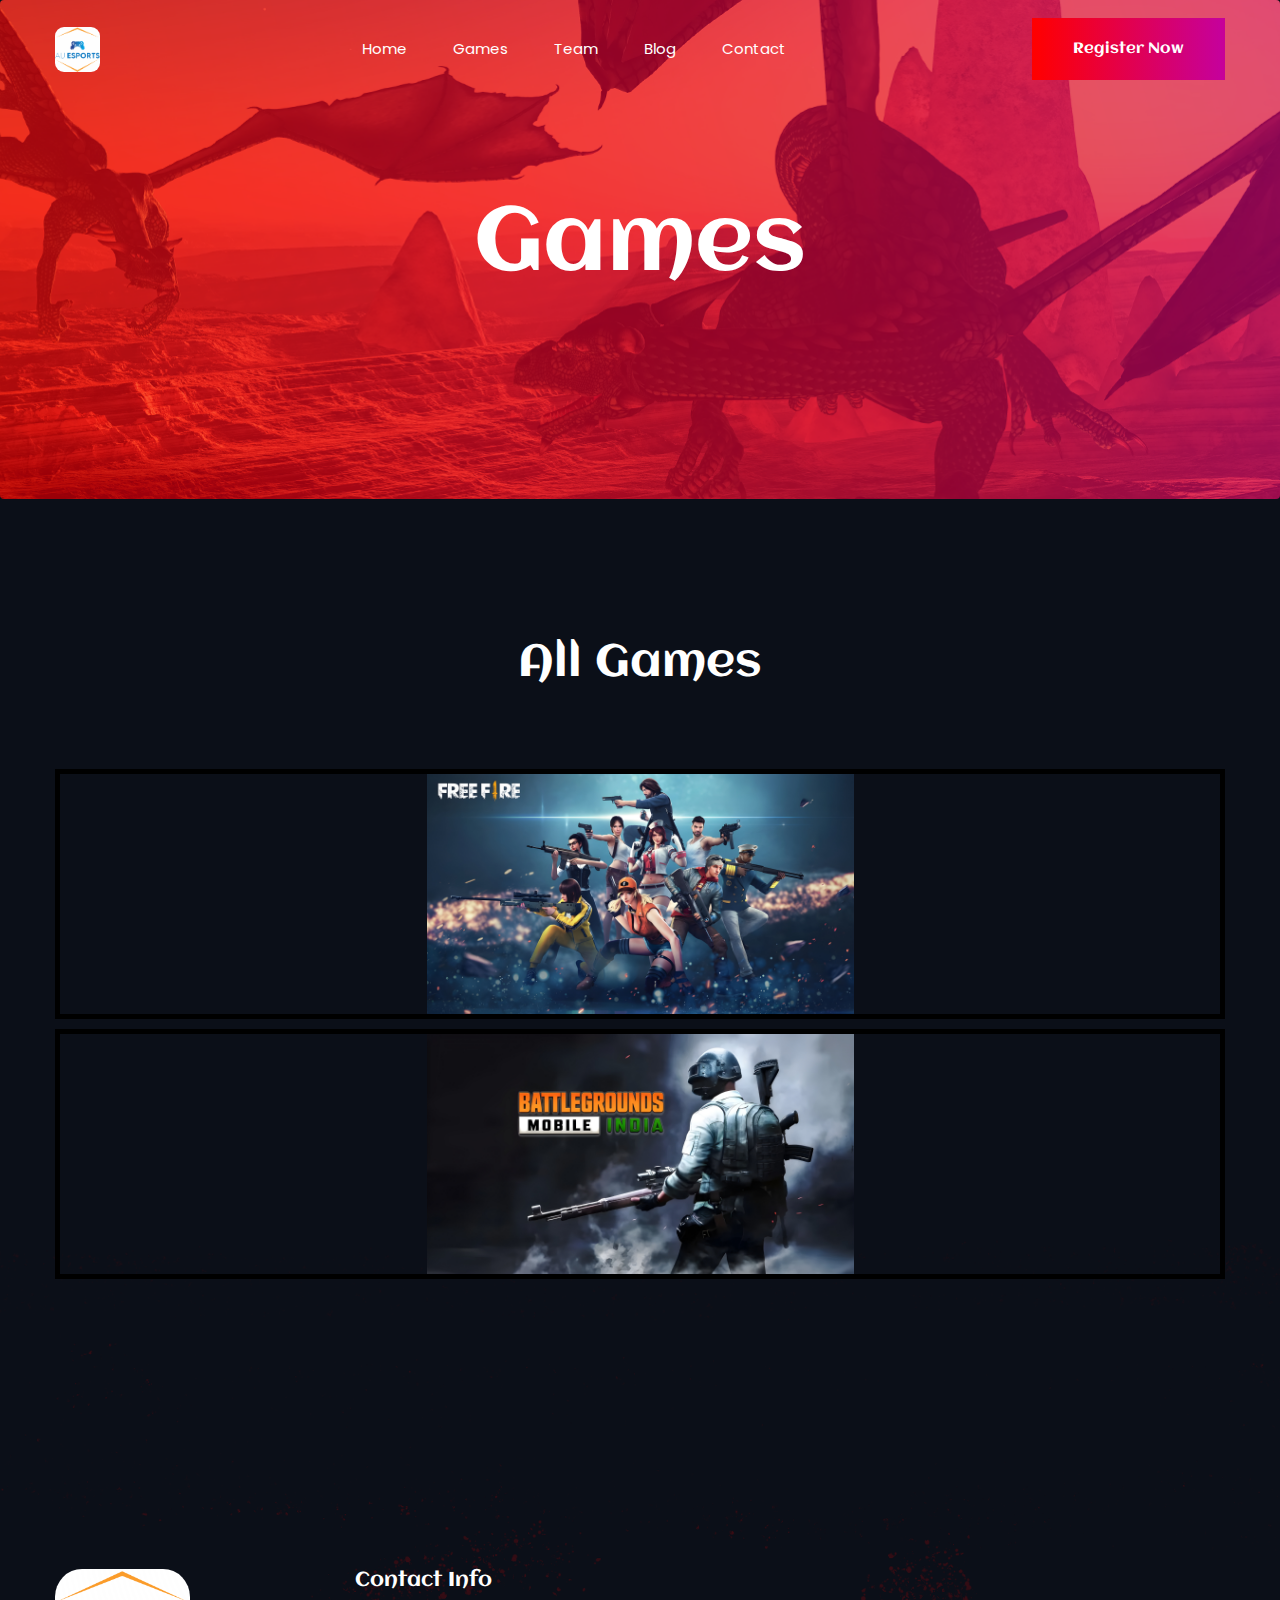
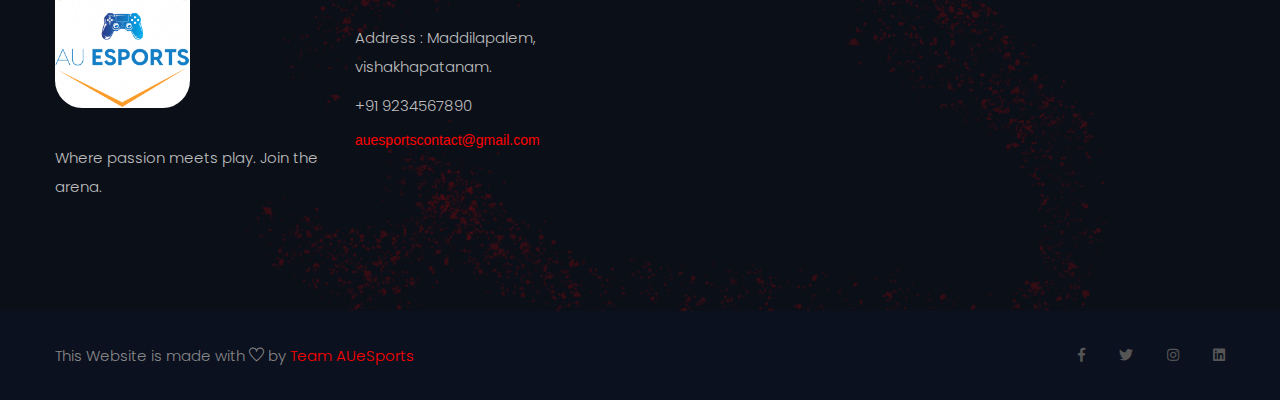
<file: static/fighter.html>
<!doctype html>
<html lang="zxx">

<head>
    <!-- Required meta tags -->
    <meta charset="utf-8">
    <meta name="viewport" content="width=device-width, initial-scale=1, shrink-to-fit=no">
    <title>Games</title>
    <link rel="icon" href="img/favicon.png">
    <!-- Bootstrap CSS -->
    <link rel="stylesheet" href="css/bootstrap.min.css">
    <!-- animate CSS -->
    <link rel="stylesheet" href="css/animate.css">
    <!-- owl carousel CSS -->
    <link rel="stylesheet" href="css/owl.carousel.min.css">
    <!-- font awesome CSS -->
    <link rel="stylesheet" href="css/all.css">
    <!-- flaticon CSS -->
    <link rel="stylesheet" href="css/flaticon.css">
    <link rel="stylesheet" href="css/themify-icons.css">
    <!-- font awesome CSS -->
    <link rel="stylesheet" href="css/magnific-popup.css">
    <!-- swiper CSS -->
    <link rel="stylesheet" href="css/slick.css">
    <!-- style CSS -->
    <link rel="stylesheet" href="css/style.css">
</head>

<body>
    <div class="body_bg">
        <!--::header part start::-->
        <header class="main_menu single_page_menu">
            <div class="container">
                <div class="row align-items-center">
                    <div class="col-lg-12">
                        <nav class="navbar navbar-expand-lg navbar-light">
                            <a class="navbar-brand" href="index.html"> <img src="img/logo.png" width="45" height="45" alt="logo" style="border-radius: 20%;"> </a>
                            <button class="navbar-toggler" type="button" data-toggle="collapse"
                                data-target="#navbarSupportedContent" aria-controls="navbarSupportedContent"
                                aria-expanded="false" aria-label="Toggle navigation">
                                <span class="menu_icon"><i class="fas fa-bars"></i></span>
                            </button>

                            <div class="collapse navbar-collapse main-menu-item" id="navbarSupportedContent">
                                <ul class="navbar-nav">
                                    <li class="nav-item">
                                        <a class="nav-link" href="index.html">Home</a>
                                    </li>
                                    <li class="nav-item">
                                        <a class="nav-link" href="fighter.html">Games</a>
                                    </li>
                                    <li class="nav-item">
                                        <a class="nav-link" href="team.html">team</a>
                                    </li>
                                    <li class="nav-item">
                                        <a class="nav-link" href="blog.html">Blog</a>
                                    </li>
                                    
                                    <li class="nav-item">
                                        <a class="nav-link" href="contact.html">Contact</a>
                                    </li>
                                </ul>
                            </div>
                            <a href="fighter.html" class="btn_1 d-none d-sm-block">Register Now</a>
                        </nav>
                    </div>
                </div>
            </div>
        </header>
        <!-- Header part end-->


        <!-- breadcrumb start-->
        <section class="breadcrumb breadcrumb_bg">
            <div class="container">
                <div class="row">
                    <div class="col-lg-12">
                        <div class="breadcrumb_iner text-center">
                            <div class="breadcrumb_iner_item">
                                <h2>Games</h2>
                            </div>
                        </div>
                    </div>
                </div>
            </div>
        </section>
        <!-- breadcrumb start-->


        <section class="gallery_part section_padding">
            <style>
                .gallery_part .grid {
                    display: block;
                }
        
                .gallery_part .grid-item {
                    width: 100% !important;
                    min-height: 150px;
                    background-size: contain;
                    background-repeat: no-repeat;
                    background-position: center top;
                    margin-bottom: 10px;
                    display: block;
                }
        
                .gallery_part .single_gallery_item,
                .gallery_part .single_gallery_item_iner {
                    width: 100%;
                    height: 100%;
                }
        
                .gallery_part .gallery_item_text {
                    position: absolute;
                    top: 50%;
                    left: 50%;
                    transform: translate(-50%, -50%);
                    color: #fff;
                }
            </style>
        
            <div class="container">
                <div class="row justify-content-center">
                    <div class="col-xl-5">
                        <div class="section_tittle text-center">
                            <h2>All Games</h2>
                        </div>
                    </div>
                </div>
                <div class="row">
                    <div class="col-xl-12">
                        <div class="gallery_part_item">
                            <div class="grid">
                                <div class="grid-sizer"></div>
        
                                <a href="freefire.html"
                                    class="grid-item bg_img  grid-item--height-1"
                                    style="background-image: url('img/gallery/gallery_item_1.png')">
                                    <div class="single_gallery_item">
                                        <div class="single_gallery_item_iner">
                                            <div class="gallery_item_text">
                                                <i class="ti-zoom-in"></i>
                                            </div>
                                        </div>
                                    </div>
                                </a>
        
                                <a href="pubg.html"
                                    class="grid-item bg_img grid-item--height-1"
                                    style="background-image: url('img/gallery/gallery_item_2.png')">
                                    <div class="single_gallery_item">
                                        <div class="single_gallery_item_iner">
                                            <div class="gallery_item_text">
                                                <i class="ti-zoom-in"></i>
                                            </div>
                                        </div>
                                    </div>
                                </a>
        
                            </div>
                        </div>
                    </div>
                </div>
            </div>
        </section>

        <!-- use sasu part end-->
        <!-- <section class="upcomming_war">
            <div class="container">
                <div class="row justify-content-center">
                    <div class="col-lg-8">
                        <div class="section_tittle text-center">
                            <h2>Upcoming Games</h2>
                        </div>
                    </div>
                </div>
                <div class="upcomming_war_iner">
                    <div class="row justify-content-center align-items-center h-100">
                        <div class="col-10 col-sm-5 col-lg-3">
                            <div class="upcomming_war_counter text-center">
                                <h2>Dark Dragon</h2>
                                <div id="timer" class="d-flex justify-content-between">
                                    <div id="days"></div>
                                    <div id="hours"></div>
                                </div>
                            </div>
                        </div>
                    </div>
                </div>
            </div>
        </section> -->
        <!-- use sasu part end-->

        <!--::footer_part start::-->
        <footer class="footer_part">
            <div class="footer_top">
                <div class="container">
                    <div class="row">
                        <div class="col-sm-6 col-lg-3">
                            <div class="single_footer_part">
                                <a href="index.html" class="footer_logo_iner"> <img src="img/logo.png" style="border-radius: 20%;" width="50%;" height="50%;" alt="#"> </a>
                                <p>Where passion meets play. Join the arena.</p>
                                
                            </div>
                        </div>
                        <div class="col-sm-6 col-lg-3">
                            <div class="single_footer_part">
                                <h4>Contact Info</h4>
                                <p>Address : Maddilapalem, vishakhapatanam.
                                </p>
                                <p>+91 9234567890</p>
                                <a href="mailto:auesportscontact@gmail.com" style="color: red;">auesportscontact@gmail.com </a>
                            </div>
                        </div>
                    </div>
                </div>
            </div>
            <div class="copygight_text">
                <div class="container">
                    <div class="row align-items-center">
                        <div class="col-lg-8">
                            <div class="copyright_text">
                                <P><!-- Link back to Colorlib can't be removed. Template is licensed under CC BY 3.0. -->
This Website is made with <i class="ti-heart" aria-hidden="true"></i> by <a href="team.html" target="_blank">Team AUeSports</a>
</P>
                        </div>
                    </div>
                    <div class="col-lg-4">
                        <div class="footer_icon social_icon">
                            <ul class="list-unstyled">
                                <li><a href="https://www.facebook.com/profile.php?id=61574885436990" class="single_social_icon"><i class="fab fa-facebook-f"></i></a>
                                </li>
                                <li><a href="https://x.com/AUEsports349473?t=ptDBXTnjcMKpKFt10n50kQ&s=09" class="single_social_icon"><i class="fab fa-twitter"></i></a></li>
                                <li><a href="https://www.instagram.com/auesports__?igsh=MTducndxa2Q0cTQ0Nw==" class="single_social_icon"><i class="fab fa-instagram"></i></a></li>
                                <li><a href="https://www.linkedin.com/in/au-esports-88577435a/" class="single_social_icon"><i class="fab fa-linkedin"></i></a></li>
                            </ul>
                        </div>
                        </div>
                    </div>
                </div>
            </div>
        </footer>
        <!--::footer_part end::-->

    </div>


    <!-- jquery plugins here-->
    <script src="js/jquery-1.12.1.min.js"></script>
    <!-- popper js -->
    <script src="js/popper.min.js"></script>
    <!-- bootstrap js -->
    <script src="js/bootstrap.min.js"></script>
    <!-- easing js -->
    <script src="js/jquery.magnific-popup.js"></script>
    <!-- swiper js -->
    <script src="js/swiper.min.js"></script>
    <!-- swiper js -->
    <script src="js/masonry.pkgd.js"></script>
    <!-- particles js -->
    <script src="js/owl.carousel.min.js"></script>
    <script src="js/jquery.nice-select.min.js"></script>
    <!-- slick js -->
    <script src="js/slick.min.js"></script>
    <script src="js/jquery.counterup.min.js"></script>
    <script src="js/waypoints.min.js"></script>
    <script src="js/contact.js"></script>
    <script src="js/jquery.ajaxchimp.min.js"></script>
    <script src="js/jquery.form.js"></script>
    <script src="js/jquery.validate.min.js"></script>
    <script src="js/mail-script.js"></script>
    <!-- custom js -->
    <script src="js/custom.js"></script>
</body>

</html>
</file>
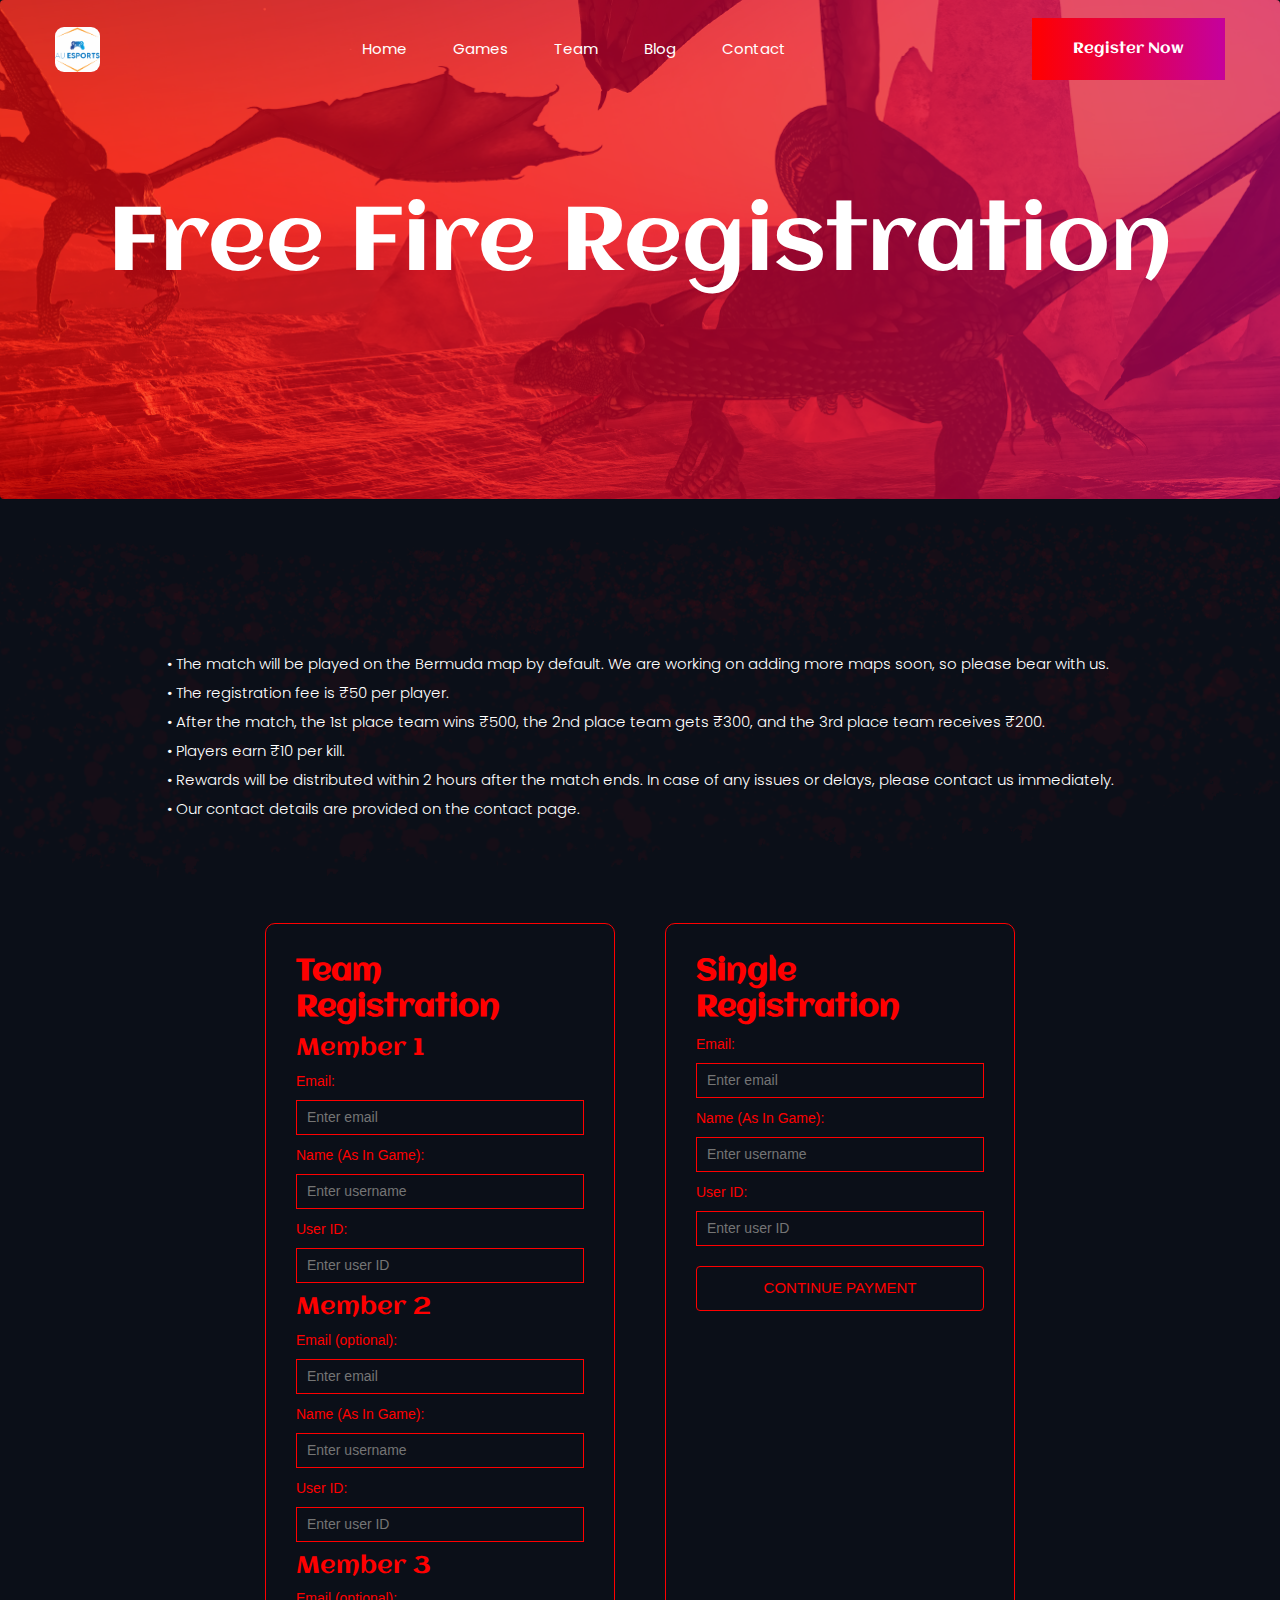
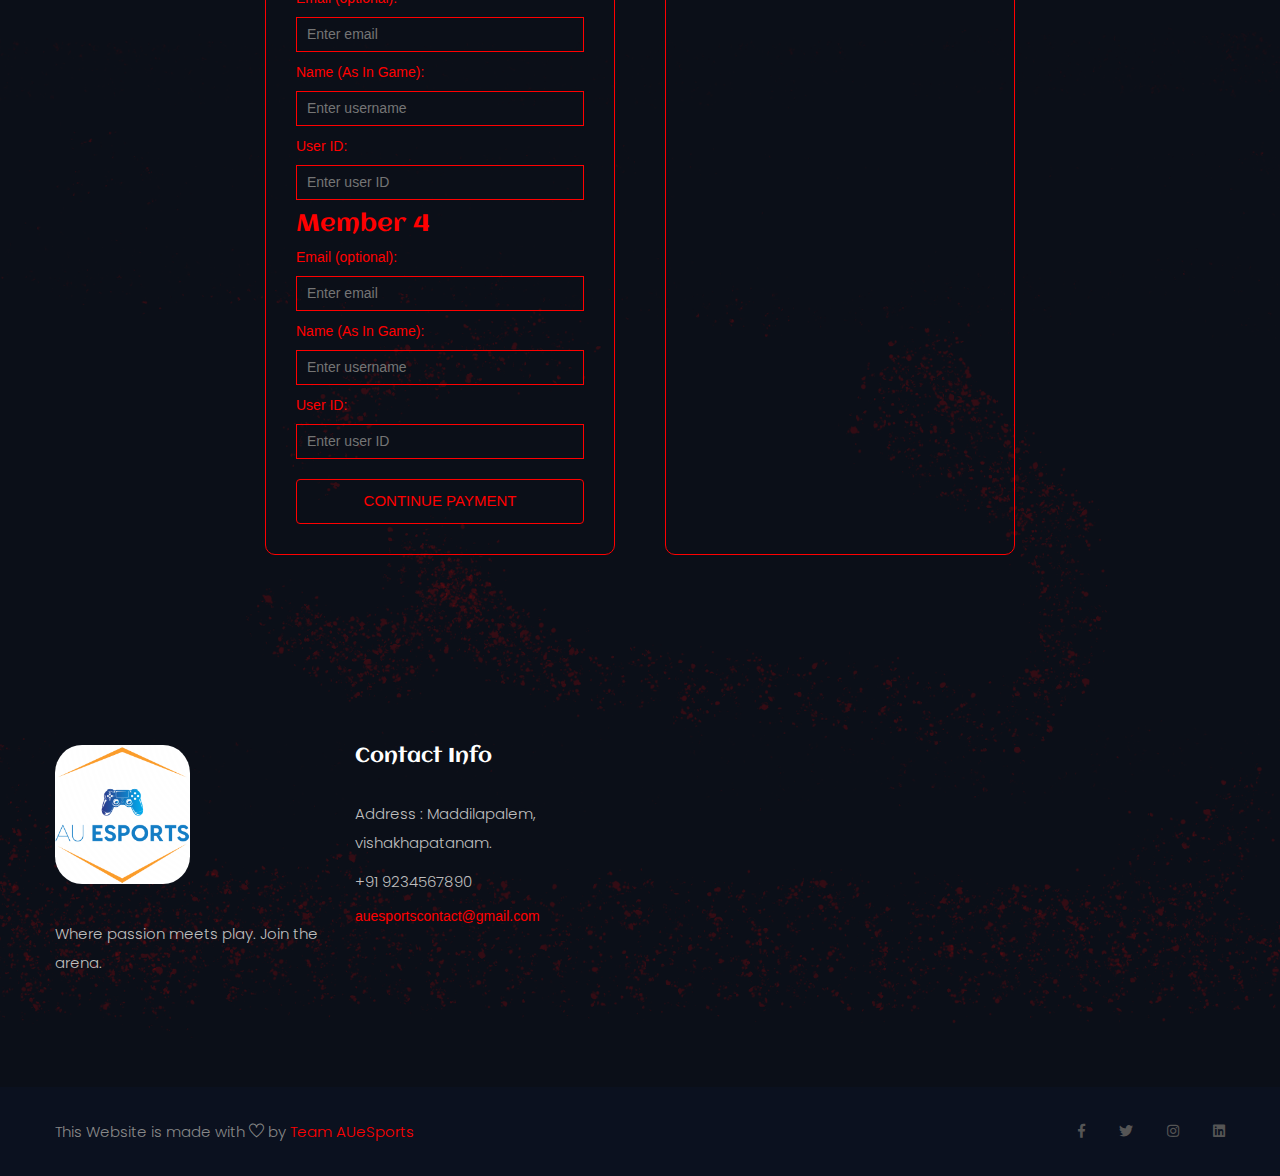
<file: static/freefire.html>
<!doctype html>
<html lang="zxx">

<head>
    <!-- Required meta tags -->
    <meta charset="utf-8">
    <meta name="viewport" content="width=device-width, initial-scale=1, shrink-to-fit=no">
    <title>Free Fire</title>
    <link rel="icon" href="img/favicon.png">
    <!-- Bootstrap CSS -->
    <link rel="stylesheet" href="css/bootstrap.min.css">
    <!-- animate CSS -->
    <link rel="stylesheet" href="css/animate.css">
    <!-- owl carousel CSS -->
    <link rel="stylesheet" href="css/owl.carousel.min.css">
    <!-- font awesome CSS -->
    <link rel="stylesheet" href="css/all.css">
    <!-- flaticon CSS -->
    <link rel="stylesheet" href="css/flaticon.css">
    <link rel="stylesheet" href="css/themify-icons.css">
    <!-- font awesome CSS -->
    <link rel="stylesheet" href="css/magnific-popup.css">
    <!-- swiper CSS -->
    <link rel="stylesheet" href="css/slick.css">
    <!-- style CSS -->
    <link rel="stylesheet" href="css/style.css">
</head>

<body>
    <div class="body_bg">
        <!--::header part start::-->
        <header class="main_menu single_page_menu">
            <div class="container">
                <div class="row align-items-center">
                    <div class="col-lg-12">
                        <nav class="navbar navbar-expand-lg navbar-light">
                            <a class="navbar-brand" href="index.html"> <img src="img/logo.png" width="45" height="45" alt="logo" style="border-radius: 20%;"> </a>
                            <button class="navbar-toggler" type="button" data-toggle="collapse"
                                data-target="#navbarSupportedContent" aria-controls="navbarSupportedContent"
                                aria-expanded="false" aria-label="Toggle navigation">
                                <span class="menu_icon"><i class="fas fa-bars"></i></span>
                            </button>

                            <div class="collapse navbar-collapse main-menu-item" id="navbarSupportedContent">
                                <ul class="navbar-nav">
                                    <li class="nav-item">
                                        <a class="nav-link" href="index.html">Home</a>
                                    </li>
                                    <li class="nav-item">
                                        <a class="nav-link" href="fighter.html">Games</a>
                                    </li>
                                    <li class="nav-item">
                                        <a class="nav-link" href="team.html">team</a>
                                    </li>
                                    <li class="nav-item">
                                        <a class="nav-link" href="blog.html">Blog</a>
                                    </li>
                                    
                                    <li class="nav-item">
                                        <a class="nav-link" href="contact.html">Contact</a>
                                    </li>
                                </ul>
                            </div>
                            <a href="fighter.html" class="btn_1 d-none d-sm-block">Register Now</a>
                        </nav>
                    </div>
                </div>
            </div>
        </header>
        <!-- Header part end-->

        <!-- breadcrumb start-->
        <section class="breadcrumb breadcrumb_bg">
            <div class="container">
                <div class="row">
                    <div class="col-lg-12">
                        <div class="breadcrumb_iner text-center">
                            <div class="breadcrumb_iner_item">
                                <h2>Free Fire Registration</h2>
                            </div>
                        </div>
                    </div>
                </div>
            </div>
        </section>
        <!-- breadcrumb stop-->


        <div style="height: 100px;"></div>

        <section style="display: flex; justify-content: center; align-items: center; padding: 50px 0;">
            <div>
                <p>• The match will be played on the Bermuda map by default. We are working on adding 
                    more maps soon, so please bear with us.</p>

                <p>• The registration fee is ₹50 per player.</p>

                <p>• After the match, the 1st place team wins ₹500, the 2nd place team gets ₹300, 
                    and the 3rd place team receives ₹200.</p>

                <p>• Players earn ₹10 per kill.</p>

                <P>• Rewards will be distributed within 2 hours after the match ends. In case of any issues 
                    or delays, please contact us immediately.</P>

                <p>• Our contact details are provided on the contact page.</p>
            </div>
        </section>

        <!-- Registration Section Start -->
        <section style="display: flex; justify-content: center; align-items: center; padding: 50px 0;">
            <style>
                .registration-container {
                    display: flex;
                    gap: 50px;
                    text-align: left;
                    color: red;
                    flex-wrap: wrap;
                    justify-content: center;
                }
                
                .registration-box {
                    border: 1px solid red;
                    padding: 30px;
                    border-radius: 10px;
                    background-color: transparent;
                    color: red;
                    width: 350px;
                    box-sizing: border-box;
                }
                
                .registration-box h2,
                .registration-box h3,
                .registration-box label {
                    color: red;
                }
                
                .registration-box input[type="text"],
                .registration-box input[type="email"] {
                    background-color: transparent;
                    border: 1px solid red;
                    padding: 6px 10px;
                    width: 100%;
                    margin-bottom: 10px;
                    color: red;
                }
                
                .registration-box .button {
                    border: 1px solid red;
                    color: red;
                    background-color: transparent;
                    padding: 10px 20px;
                    cursor: pointer;
                    margin-top: 10px;
                    width: 100%;
                }
                
                .registration-box .button:hover {
                    background-color: rgba(255, 0, 0, 0.1);
                }
                
                /* 🔻 Responsive: Stack vertically on screens smaller than 768px */
                @media (max-width: 768px) {
                    .registration-container {
                        flex-direction: column;
                        align-items: center;
                    }
                }
            </style>
            
            <div class="registration-container">
                <!-- Team Registration -->
                <div class="registration-box">
                    <h2>Team Registration</h2>
                    
                    <form id="multiForm" onsubmit="return validatemultiForm(event)">
                        
                        
                        <h3>Member 1</h3>
                        <label>Email:</label>
                        <input type="email" id="Email1" placeholder="Enter email" required>
                        <label>Name (As In Game):</label>
                        <input type="text" id="Username1" placeholder="Enter username" required>
                        <label>User ID:</label>
                        <input type="text" id="UID1" placeholder="Enter user ID" required>
                        
                        <h3>Member 2</h3>
                        <label>Email (optional):</label>
                        <input type="email" id="Email2" placeholder="Enter email">
                        <label>Name (As In Game):</label>
                        <input type="text" id="Username2" placeholder="Enter username" required>
                        <label>User ID:</label>
                        <input type="text" id="UID2" placeholder="Enter user ID" required>
                        
                        <h3>Member 3</h3>
                        <label>Email (optional):</label>
                        <input type="email" id="Email3" placeholder="Enter email">
                        <label>Name (As In Game):</label>
                        <input type="text" id="Username3" placeholder="Enter username" required>
                        <label>User ID:</label>
                        <input type="text" id="UID3" placeholder="Enter user ID" required>
                        
                        <h3>Member 4</h3>
                        <label>Email (optional):</label>
                        <input type="email" id="Email4" placeholder="Enter email">
                        <label>Name (As In Game):</label>
                        <input type="text" id="Username4" placeholder="Enter username" required>
                        <label>User ID:</label>
                        <input type="text" id="UID4" placeholder="Enter user ID" required>
                        
                        <button class="button" type="submit">Continue Payment</button>
                    </form>
                </div>
                
                <!-- Single Registration -->
                <div class="registration-box">
                    <h2>Single Registration</h2>
                    
                    <form id="singleForm" onsubmit="return validateSingleForm(event)">
                        <label>Email:</label>
                        <input type="email" id="singleEmail" placeholder="Enter email" required>
                        <label>Name (As In Game):</label>
                        <input type="text" id="singleUsername" placeholder="Enter username" required>
                        <label>User ID:</label>
                        <input type="text" id="singleUID" placeholder="Enter user ID" required>
                        <button class="button" type="submit">Continue Payment</button>
                    </form>
                </div>
            </div>
        </section>


  



        <!--::footer_part start::-->
        <footer class="footer_part">
            <div class="footer_top">
                <div class="container">
                    <div class="row">
                        <div class="col-sm-6 col-lg-3">
                            <div class="single_footer_part">
                                <a href="index.html" class="footer_logo_iner"> <img src="img/logo.png" style="border-radius: 20%;" width="50%;" height="50%;" alt="#"> </a>
                                <p>Where passion meets play. Join the arena.</p>
                                
                            </div>
                        </div>
                        <div class="col-sm-6 col-lg-3">
                            <div class="single_footer_part">
                                <h4>Contact Info</h4>
                                <p>Address : Maddilapalem, vishakhapatanam.
                                </p>
                                <p>+91 9234567890</p>
                                <a href="mailto:auesportscontact@gmail.com" style="color: red;">auesportscontact@gmail.com </a>
                            </div>
                        </div>
                       
                    </div>
                </div>
            </div>
            <div class="copygight_text">
                <div class="container">
                    <div class="row align-items-center">
                        <div class="col-lg-8">
                            <div class="copyright_text">
                                <P><!-- Link back to Colorlib can't be removed. Template is licensed under CC BY 3.0. -->
This Website is made with <i class="ti-heart" aria-hidden="true"></i> by <a href="team.html" target="_blank">Team AUeSports</a>
</P>
                        </div>
                    </div>
                    <div class="col-lg-4">
                        <div class="footer_icon social_icon">
                            <ul class="list-unstyled">
                                <li><a href="https://www.facebook.com/profile.php?id=61574885436990" class="single_social_icon"><i class="fab fa-facebook-f"></i></a>
                                </li>
                                <li><a href="https://x.com/AUEsports349473?t=ptDBXTnjcMKpKFt10n50kQ&s=09" class="single_social_icon"><i class="fab fa-twitter"></i></a></li>
                                <li><a href="https://www.instagram.com/auesports__?igsh=MTducndxa2Q0cTQ0Nw==" class="single_social_icon"><i class="fab fa-instagram"></i></a></li>
                                <li><a href="https://www.linkedin.com/in/au-esports-88577435a/" class="single_social_icon"><i class="fab fa-linkedin"></i></a></li>
                            </ul>
                        </div>
                        </div>
                    </div>
                </div>
            </div>
        </footer>
        <!--::footer_part end::-->
    </div>

    <!-- jquery plugins here-->
    <script src="js/jquery-1.12.1.min.js"></script>
    <!-- popper js -->
    <script src="js/popper.min.js"></script>
    <!-- bootstrap js -->
    <script src="js/bootstrap.min.js"></script>
    <!-- easing js -->
    <script src="js/jquery.magnific-popup.js"></script>
    <!-- swiper js -->
    <script src="js/swiper.min.js"></script>
    <!-- swiper js -->
    <script src="js/masonry.pkgd.js"></script>
    <!-- particles js -->
    <script src="js/owl.carousel.min.js"></script>
    <script src="js/jquery.nice-select.min.js"></script>
    <!-- slick js -->
    <script src="js/slick.min.js"></script>
    <script src="js/jquery.counterup.min.js"></script>
    <script src="js/waypoints.min.js"></script>
    <script src="js/contact.js"></script>
    <script src="js/jquery.ajaxchimp.min.js"></script>
    <script src="js/jquery.form.js"></script>
    <script src="js/jquery.validate.min.js"></script>
    <script src="js/mail-script.js"></script>
    <!-- custom js -->
    <script src="js/custom.js"></script>


    <!-- Single Registration Form Validation -->
    <script>
        function validateSingleForm(event) {
            event.preventDefault();
            const email = document.getElementById("singleEmail").value.trim();
            const username = document.getElementById("singleUsername").value.trim();
            const uid = document.getElementById("singleUID").value.trim();
            const parameter = "SINGLE";


            const emailRegex = /^[^\s@]+@[^\s@]+\.[^\s@]+$/;
            const uidRegex = /^\d{10}$/;
            
            if (!email || !username || !uid) {
                alert("Please fill in all the fields.");
                return false;
            }
            if (!uidRegex.test(uid)) {
                alert("User ID must be exactly 10 digits and contain only numbers.");
                return false;
            }
            if (!emailRegex.test(email)) {
                alert("Please enter a valid email address.");
                return false;
            }
            
            fetch('/get_id', {
                method: 'POST',
                headers: {
                    'Content-Type': 'application/json'
                },
                body: JSON.stringify({parameter})
            })
            .then(res => {
                if (!res.ok) throw new Error(`HTTP error! Status: ${res.status}`);
                return res.json();
            })
     
            .then(data => {
                if (!data.reg_id) throw new Error("No reg_id in response");
                console.log("Redirecting to payment.html with reg_id:", data.reg_id);
                window.location.href = `/payment.html?reg_id=${data.reg_id}&game_type=freefire&amount=50&email=${email}&uid=${uid}&username=${username}&parameter=${parameter}`;
            })
            .catch(err => {
                console.error("Error in single registration:", err);
                alert("Something went wrong. Please try again. Check console for details.");
            });
            return false;
        }
    </script>

<script>
    function validatemultiForm(event) {
        event.preventDefault();
        
        const members = [
            {
                username: document.getElementById("Username1").value.trim(),
                uid: document.getElementById("UID1").value.trim(),
                email: document.getElementById("Email1").value.trim()
            },
            {
                username: document.getElementById("Username2").value.trim(),
                uid: document.getElementById("UID2").value.trim(),
                email: document.getElementById("Email2").value.trim()
            },
            {
                username: document.getElementById("Username3").value.trim(),
                uid: document.getElementById("UID3").value.trim(),
                email: document.getElementById("Email3").value.trim()
            },
            {
                username: document.getElementById("Username4").value.trim(),
                uid: document.getElementById("UID4").value.trim(),
                email: document.getElementById("Email4").value.trim()
            }
        ];
        
        const emailRegex = /^[^\s@]+@[^\s@]+\.[^\s@]+$/;
        const uidRegex = /^\d{10}$/;
        const parameter = "TEAM";

        for (let i = 0; i < members.length; i++) {
            const m = members[i];
            
            if (!m.username || !m.uid) {
                alert(`Please enter both username and UID for Member ${i + 1}.`);
                return false;
            }
            
            if (!uidRegex.test(m.uid)) {
                alert(`UID of Member ${i + 1} must be exactly 10 digits.`);
                return false;
            }
            
            if (i === 0) {
                if (!m.email || !emailRegex.test(m.email)) {
                    alert("Email of Member 1 is required and must be valid.");
                    return false;
                }
            } else if (m.email && !emailRegex.test(m.email)) {
                alert(`Email of Member ${i + 1} is invalid.`);
                return false;
            }
        }
        
        fetch('/get_id', {
                method: 'POST',
                headers: {
                    'Content-Type': 'application/json'
                },
                body: JSON.stringify({parameter})
        })
        
        .then(res => {
            if (!res.ok) throw new Error(`HTTP error! Status: ${res.status}`);
            return res.json();
        })
        .then(data => {
            if (!data.reg_id) throw new Error("No reg_id in response");
            console.log("Redirecting to payment.html with reg_id:", data.reg_id);
            window.location.href = `/payment.html?reg_id=${data.reg_id}&game_type=freefire&amount=200&menbers=${members}&parameter=${parameter}`;
        })
        .catch(err => {
            console.error("Error in team registration:", err);
            alert("Error submitting registration. Check console for details.");
        });
        
        return false;
    }
</script>

</body>

</html>
</file>
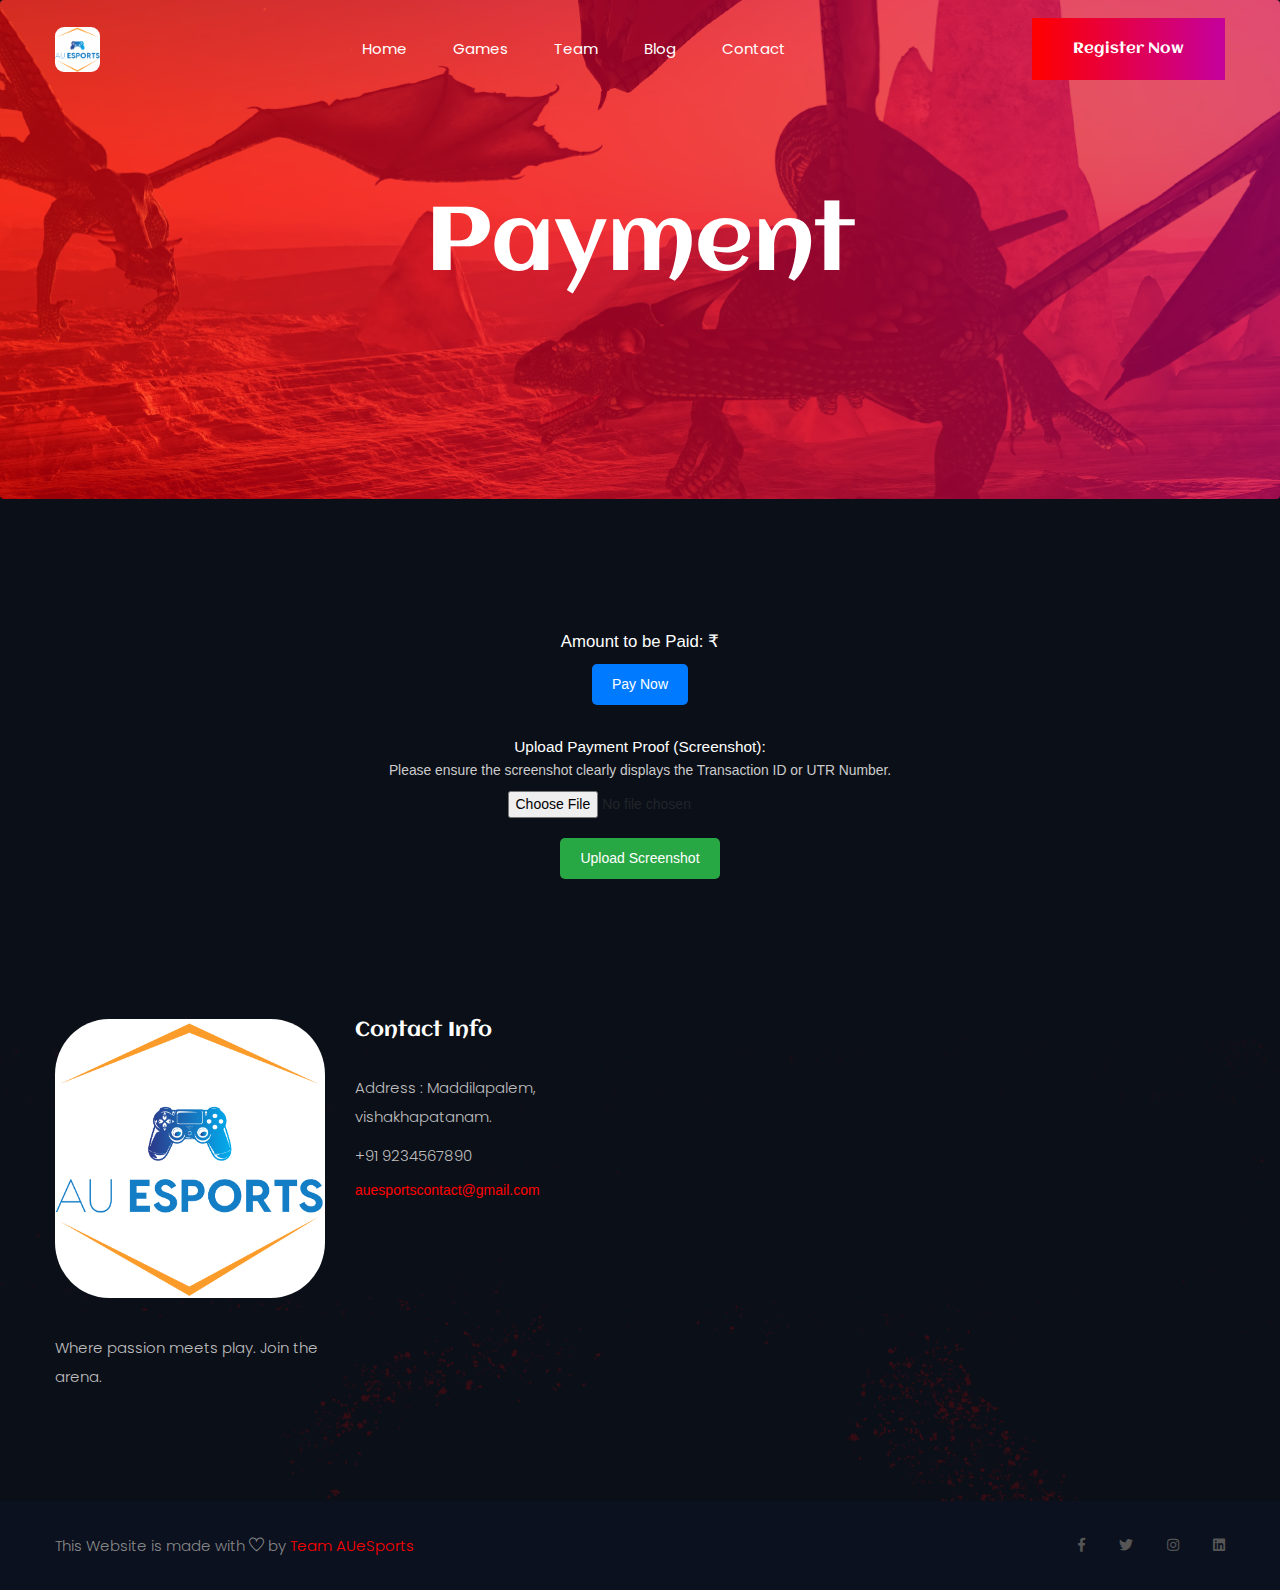
<file: static/payment.html>
<!doctype html>
<html lang="zxx">

<head>
    <meta charset="utf-8">
    <meta name="viewport" content="width=device-width, initial-scale=1, shrink-to-fit=no">
    <title>Payment</title>
    <link rel="icon" href="img/favicon.png">
    <link rel="stylesheet" href="css/bootstrap.min.css">
    <link rel="stylesheet" href="css/animate.css">
    <link rel="stylesheet" href="css/owl.carousel.min.css">
    <link rel="stylesheet" href="css/all.css">
    <link rel="stylesheet" href="css/flaticon.css">
    <link rel="stylesheet" href="css/themify-icons.css">
    <link rel="stylesheet" href="css/magnific-popup.css">
    <link rel="stylesheet" href="css/slick.css">
    <link rel="stylesheet" href="css/style.css">
</head>

<body>
    <div class="body_bg">
        <header class="main_menu single_page_menu">
            <div class="container">
                <div class="row align-items-center">
                    <div class="col-lg-12">
                        <nav class="navbar navbar-expand-lg navbar-light">
                            <a class="navbar-brand" href="index.html"> <img src="img/logo.png" width="45" height="45" style="border-radius: 20%;"
                                    alt="logo"> </a>
                            <button class="navbar-toggler" type="button" data-toggle="collapse"
                                data-target="#navbarSupportedContent" aria-controls="navbarSupportedContent"
                                aria-expanded="false" aria-label="Toggle navigation">
                                <span class="menu_icon"><i class="fas fa-bars"></i></span>
                            </button>

                            <div class="collapse navbar-collapse main-menu-item" id="navbarSupportedContent">
                                <ul class="navbar-nav">
                                    <li class="nav-item">
                                        <a class="nav-link" href="index.html">Home</a>
                                    </li>
                                    <li class="nav-item">
                                        <a class="nav-link" href="fighter.html">Games</a>
                                    </li>
                                    <li class="nav-item">
                                        <a class="nav-link" href="team.html">team</a>
                                    </li>
                                    <li class="nav-item">
                                        <a class="nav-link" href="blog.html">Blog</a>
                                    </li>

                                    <li class="nav-item">
                                        <a class="nav-link" href="contact.html">Contact</a>
                                    </li>
                                </ul>
                            </div>
                            <a href="fighter.html" class="btn_1 d-none d-sm-block">Register Now</a>
                        </nav>
                    </div>
                </div>
            </div>
        </header>

        <section class="breadcrumb breadcrumb_bg">
            <div class="container">
                <div class="row">
                    <div class="col-lg-12">
                        <div class="breadcrumb_iner text-center">
                            <div class="breadcrumb_iner_item">
                                <h2>Payment</h2>

                            </div>
                        </div>
                    </div>
                </div>
            </div>
        </section>

        <div style="height: 100px;"></div>


        <section style="text-align: center; margin-top: 30px;">
            <div id="amountDisplay" style="font-size: 1.2em; margin-bottom: 10px; color: #ffffff;">
                Amount to be Paid: ₹<span id="dynamicAmount">50</span>
            </div>
            <a id="upiLink" href="upi://pay?pa=7036812082@ybl&pn=KALYANAMMANIKANTA&am=50&cu=INR"
                style="background-color: #007bff; 
                       color: white; 
                       padding: 10px 20px; 
                       text-decoration: none; 
                       border-radius: 5px; 
                       display: inline-block;">Pay Now</a>

            <div style="margin-top: 30px;">
                <label for="paymentProof" style="display: block; margin-bottom: 10px; font-size: 1.1em; color: #ffffff;">
                    Upload Payment Proof (Screenshot):
                    <br>
                    <span style="font-size: 0.9em; color: #cccccc;">
                        Please ensure the screenshot clearly displays the Transaction ID or UTR Number.
                    </span>
                </label>
                <input type="file" id="paymentProof" name="paymentProof" accept="image/*" style="margin: 0 auto;">
            </div>

            <button type="button" id="uploadScreenshot"
                style="background-color: #28a745; /* Green color for upload */
                                          color: white;
                                          padding: 10px 20px;
                                          border: none;
                                          border-radius: 5px;
                                          margin-top: 20px;
                                          cursor: pointer;">Upload Screenshot</button>

        </section>


        <footer class="footer_part">
            <div class="footer_top">
                <div class="container">
                    <div class="row">
                        <div class="col-sm-6 col-lg-3">
                            <div class="single_footer_part">
                                <a href="index.html" class="footer_logo_iner"> <img src="img/logo.png"
                                        style="border-radius: 20%;" alt="#"> </a>
                                <p>Where passion meets play. Join the arena.</p>

                            </div>
                        </div>
                        <div class="col-sm-6 col-lg-3">
                            <div class="single_footer_part">
                                <h4>Contact Info</h4>
                                <p>Address : Maddilapalem, vishakhapatanam.
                                </p>
                                <p>+91 9234567890</p>
                                <a href="mailto:auesportscontact@gmail.com"
                                    style="color: red;">auesportscontact@gmail.com </a>
                            </div>
                        </div>

                    </div>
                </div>
            </div>
            <div class="copygight_text">
                <div class="container">
                    <div class="row align-items-center">
                        <div class="col-lg-8">
                            <div class="copyright_text">
                                <P>
This Website is made with <i class="ti-heart" aria-hidden="true"></i> by <a href="team.html" target="_blank">Team AUeSports</a>
</P>
                        </div>
                    </div>
                    <div class="col-lg-4">
                        <div class="footer_icon social_icon">
                            <ul class="list-unstyled">
                                <li><a href="https://www.facebook.com/profile.php?id=61574885436990" class="single_social_icon"><i class="fab fa-facebook-f"></i></a>
                                </li>
                                <li><a href="https://x.com/AUEsports349473?t=ptDBXTnjcMKpKFt10n50kQ&s=09" class="single_social_icon"><i class="fab fa-twitter"></i></a></li>
                                <li><a href="https://www.instagram.com/auesports__?igsh=MTducndxa2Q0cTQ0Nw==" class="single_social_icon"><i class="fab fa-instagram"></i></a></li>
                                <li><a href="https://www.linkedin.com/in/au-esports-88577435a/" class="single_social_icon"><i class="fab fa-linkedin"></i></a></li>
                            </ul>
                        </div>
</div>
                    </div>
                </div>
            </div>
        </footer>
        </div>

    <script src="js/jquery-1.12.1.min.js"></script>
    <script src="js/popper.min.js"></script>
    <script src="js/bootstrap.min.js"></script>
    <script src="js/jquery.magnific-popup.js"></script>
    <script src="js/swiper.min.js"></script>
    <script src="js/masonry.pkgd.js"></script>
    <script src="js/owl.carousel.min.js"></script>
    <script src="js/jquery.nice-select.min.js"></script>
    <script src="js/slick.min.js"></script>
    <script src="js/jquery.counterup.min.js"></script>
    <script src="js/waypoints.min.js"></script>
    <script src="js/contact.js"></script>
    <script src="js/jquery.ajaxchimp.min.js"></script>
    <script src="js/jquery.form.js"></script>
    <script src="js/jquery.validate.min.js"></script>
    <script src="js/mail-script.js"></script>
    <script src="js/custom.js"></script>
    <script>
        const urlParams = new URLSearchParams(window.location.search);
        const regId = urlParams.get('reg_id');
        const gameType = urlParams.get('game_type');
        const amount = urlParams.get('amount');
        const parameter = urlParams.get('parameter');
        
        // Prevent multiple auto-submissions on refresh
        if (!sessionStorage.getItem("registered_" + regId)) {
            if (parameter === "SINGLE") {
                const email = urlParams.get("email");
                const username = urlParams.get("username");
                const uid = urlParams.get("uid");
    
                fetch('/register_', {
                    method: 'POST',
                    headers: { 'Content-Type': 'application/json' },
                    body: JSON.stringify({ email, username, uid, parameter, regId, gameType })
                }).then(() => {
                    sessionStorage.setItem("registered_" + regId, "true");
                });
            } else if (parameter === "TEAM") {
                const members = urlParams.get("members");
    
                fetch("/register_", {
                    method: "POST",
                    headers: { "Content-Type": "application/json" },
                    body: JSON.stringify({
                        teamName: "Unnamed Team",
                        members: members,
                        parameter: parameter,
                        regId: regId,
                        gameType: gameType
                    })
                }).then(() => {
                    sessionStorage.setItem("registered_" + regId, "true");
                });
            }
        }
    
        document.getElementById("dynamicAmount").textContent = amount;
        document.getElementById("upiLink").href = `upi://pay?pa=7036812082@ybl&pn=KALYANAMMANIKANTA&am=${amount}&cu=INR`;
    
        let isUploading = false; // flag to prevent multiple uploads
    
        document.getElementById("uploadScreenshot").addEventListener("click", function (e) {
            e.preventDefault();
    
            if (isUploading) return;
    
            const fileInput = document.getElementById("paymentProof");
            const file = fileInput.files[0];
    
            if (!file) {
                alert("Please select a screenshot to upload.");
                return;
            }
    
            isUploading = true;
            const button = document.getElementById("uploadScreenshot");
            button.disabled = true;
            button.innerText = "Uploading...";
    
            const formData = new FormData();
            formData.append("screenshot", file);
            formData.append("reg_id", regId);
            formData.append("game_type", gameType);
    
            fetch("/upload-payment", {
                method: "POST",
                body: formData
            })
            .then(res => res.json())
            .then(data => {
                alert("Screenshot uploaded successfully! Awaiting admin confirmation.");
                document.body.innerHTML += `<p>Your Registration ID: ${regId}</p>`;
                setTimeout(() => {
                    window.location.href = "/index.html";
                }, 5000);
            })
            .catch(err => {
                console.error(err);
                alert("Error uploading screenshot.");
                isUploading = false;
                button.disabled = false;
                button.innerText = "Upload Screenshot";
            });
        });
    </script>
    
</body>

</html>
</file>
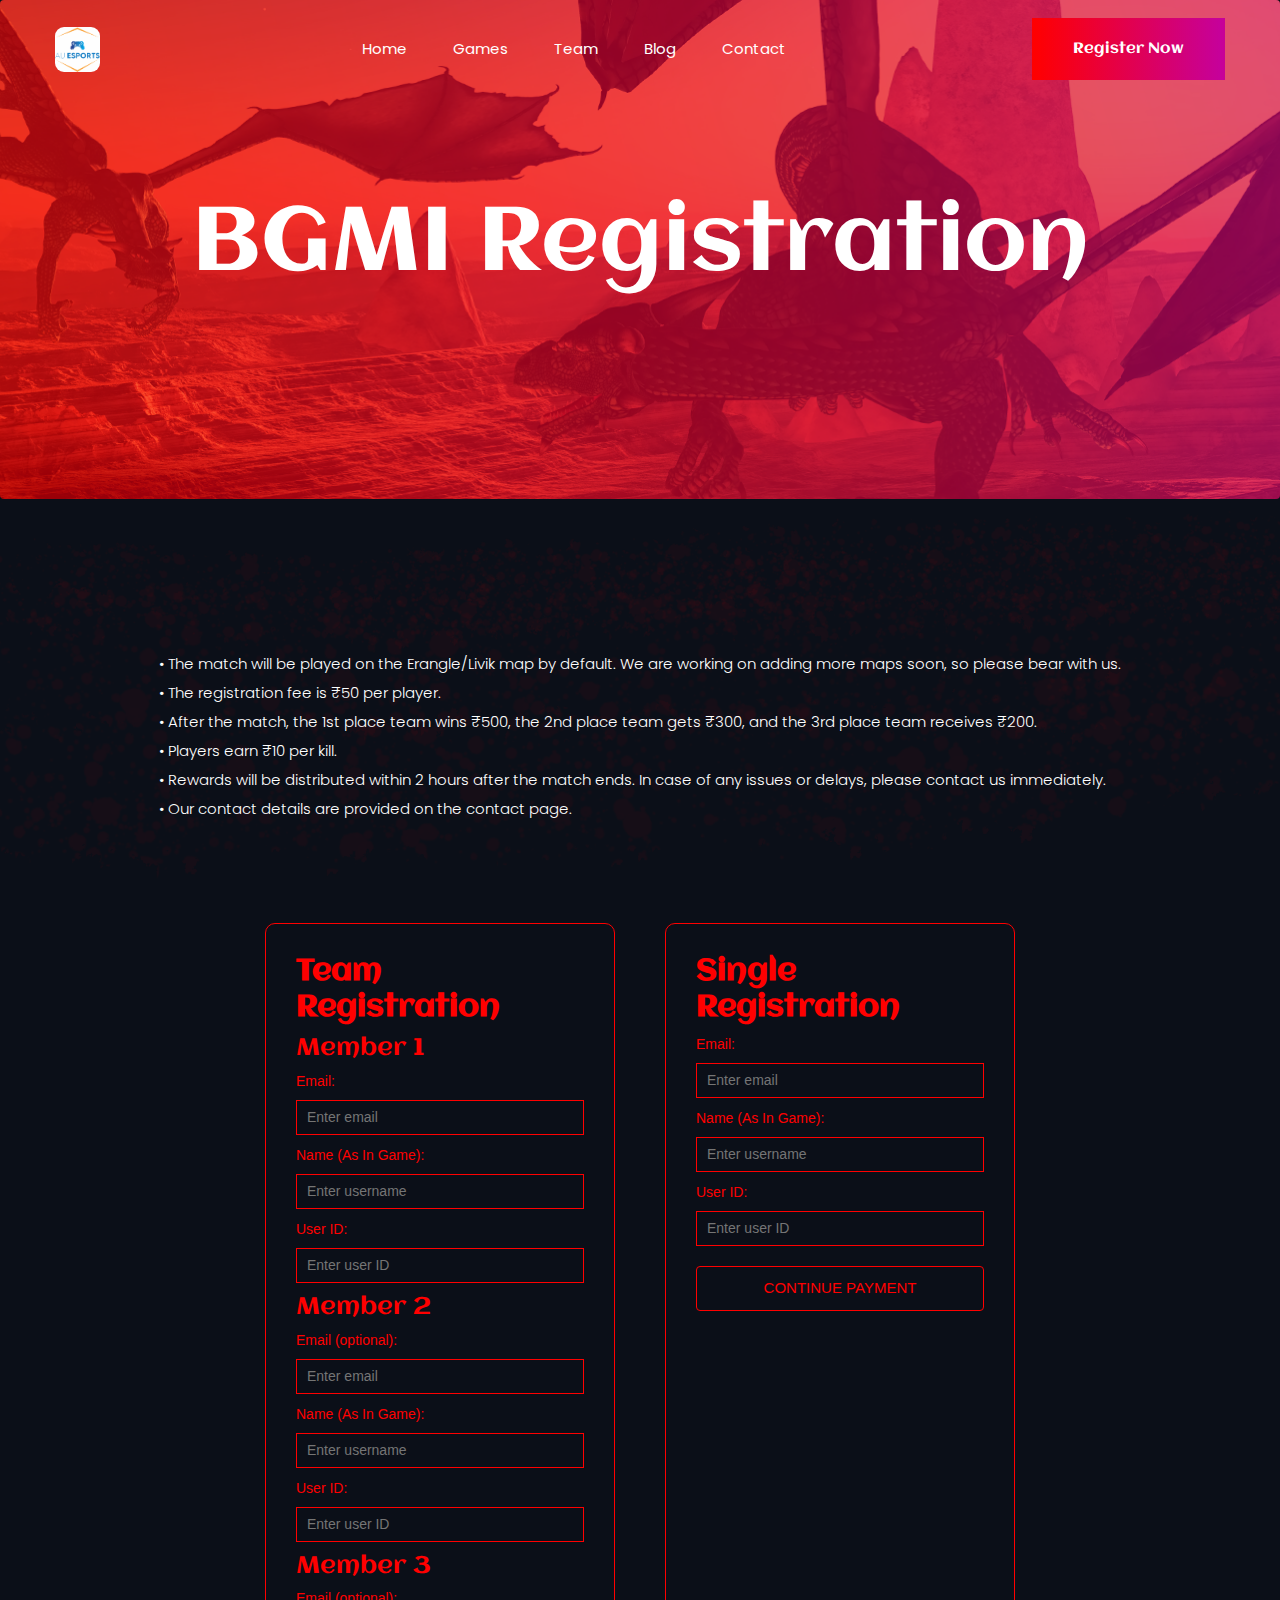
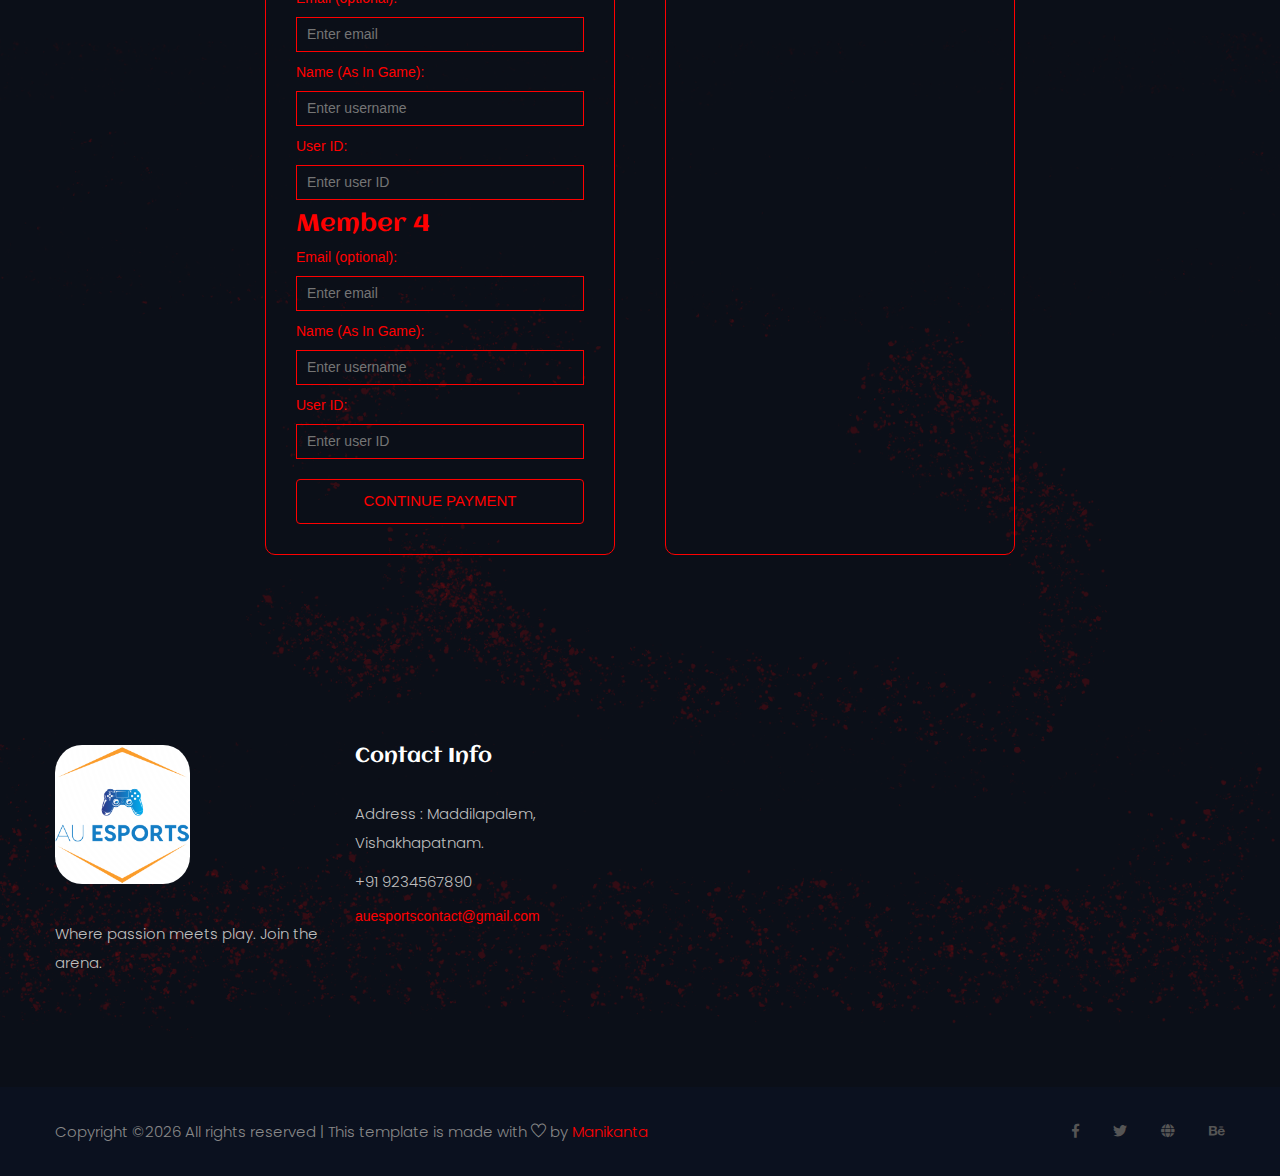
<file: static/pubg.html>
<!doctype html>
<html lang="zxx">

<head>
    <!-- Required meta tags -->
    <meta charset="utf-8">
    <meta name="viewport" content="width=device-width, initial-scale=1, shrink-to-fit=no">
    <title>BGMI</title> <!-- Changed from Pubg to BGMI -->
    <link rel="icon" href="img/favicon.png">
<!-- Bootstrap CSS -->
    <link rel="stylesheet" href="css/bootstrap.min.css">
    <!-- animate CSS -->
    <link rel="stylesheet" href="css/animate.css">
    <!-- owl carousel CSS -->
    <link rel="stylesheet" href="css/owl.carousel.min.css">
    <!-- font awesome CSS -->
    <link rel="stylesheet" href="css/all.css">
    <!-- flaticon CSS -->
    <link rel="stylesheet" href="css/flaticon.css">
    <link rel="stylesheet" href="css/themify-icons.css">
    <!-- font awesome CSS -->
    <link rel="stylesheet" href="css/magnific-popup.css">
    <!-- swiper CSS -->
    <link rel="stylesheet" href="css/slick.css">
    <!-- style CSS -->
    <link rel="stylesheet" href="css/style.css">
</head>

<body>
    <div class="body_bg">
        <!--::header part start::-->
        <header class="main_menu single_page_menu">
            <div class="container">
                <div class="row align-items-center">
                    <div class="col-lg-12">
                        <nav class="navbar navbar-expand-lg navbar-light">
                            <a class="navbar-brand" href="index.html"> <img src="img/logo.png" width="45" height="45" alt="logo" style="border-radius: 20%;"> </a>
                            <button class="navbar-toggler" type="button" data-toggle="collapse"
                                data-target="#navbarSupportedContent" aria-controls="navbarSupportedContent"
                                aria-expanded="false" aria-label="Toggle navigation">
                                <span class="menu_icon"><i class="fas fa-bars"></i></span>
                            </button>

                            <div class="collapse navbar-collapse main-menu-item" id="navbarSupportedContent">
                                <ul class="navbar-nav">
                                    <li class="nav-item">
                                        <a class="nav-link" href="index.html">Home</a>
                                    </li>
                                    <li class="nav-item">
                                        <a class="nav-link" href="fighter.html">Games</a>
                                    </li>
                                    <li class="nav-item">
                                        <a class="nav-link" href="team.html">team</a>
                                    </li>
                                    <li class="nav-item">
                                        <a class="nav-link" href="blog.html">Blog</a>
                                    </li>
                                    <li class="nav-item">
                                        <a class="nav-link" href="contact.html">Contact</a>
                                    </li>
                                </ul>
                            </div>
                            <a href="fighter.html" class="btn_1 d-none d-sm-block">Register Now</a>
                        </nav>
                    </div>
                </div>
            </div>
        </header>
        <!-- Header part end-->

        <!-- breadcrumb start-->
        <section class="breadcrumb breadcrumb_bg">
            <div class="container">
                <div class="row">
                    <div class="col-lg-12">
                        <div class="breadcrumb_iner text-center">
                            <div class="breadcrumb_iner_item">
                                <h2>BGMI Registration</h2> <!-- Changed from Pubg to BGMI -->
                            </div>
                        </div>
                    </div>
                </div>
            </div>
        </section>
        <!-- breadcrumb start-->

        <div style="height: 100px;"></div>

        <section style="display: flex; justify-content: center; align-items: center; padding: 50px 0;">
            <div>
                <p>• The match will be played on the Erangle/Livik map by default. We are working on adding 
                    more maps soon, so please bear with us.</p>

                <p>• The registration fee is ₹50 per player.</p>

                <p>• After the match, the 1st place team wins ₹500, the 2nd place team gets ₹300, 
                    and the 3rd place team receives ₹200.</p>

                <p>• Players earn ₹10 per kill.</p>

                <P>• Rewards will be distributed within 2 hours after the match ends. In case of any issues 
                    or delays, please contact us immediately.</P>

                <p>• Our contact details are provided on the contact page.</p>
            </div>
        </section>



        <!-- Registration Section Start -->
        <section style="display: flex; justify-content: center; align-items: center; padding: 50px 0;">
            <style>
                .registration-container {
                  display: flex;
                  gap: 50px;
                  text-align: left;
                  color: red;
                  flex-wrap: wrap;
                  justify-content: center;
                }
              
                .registration-box {
                  border: 1px solid red;
                  padding: 30px;
                  border-radius: 10px;
                  background-color: transparent;
                  color: red;
                  width: 350px;
                  box-sizing: border-box;
                }
              
                .registration-box h2,
                .registration-box h3,
                .registration-box label {
                  color: red;
                }
              
                .registration-box input[type="text"],
                .registration-box input[type="email"] {
                  background-color: transparent;
                  border: 1px solid red;
                  padding: 6px 10px;
                  width: 100%;
                  margin-bottom: 10px;
                  color: red;
                }
              
                .registration-box .button {
                  border: 1px solid red;
                  color: red;
                  background-color: transparent;
                  padding: 10px 20px;
                  cursor: pointer;
                  margin-top: 10px;
                  width: 100%;
                }
              
                .registration-box .button:hover {
                  background-color: rgba(255, 0, 0, 0.1);
                }
              
                /* 🔻 Responsive: Stack vertically on screens smaller than 768px */
                @media (max-width: 768px) {
                  .registration-container {
                    flex-direction: column;
                    align-items: center;
                  }
                }
            </style>
            
            <div class="registration-container">
                <!-- Team Registration -->
                <div class="registration-box">
                    <h2>Team Registration</h2>
                    
                    <form id="multiForm" onsubmit="return validatemultiForm(event)"> <!-- Fixed form ID -->
                        
                        <h3>Member 1</h3>
                        <label>Email:</label>
                        <input type="email" id="Email1" placeholder="Enter email" required>
                        <label>Name (As In Game):</label>
                        <input type="text" id="Username1" placeholder="Enter username" required>
                        <label>User ID:</label>
                        <input type="text" id="UID1" placeholder="Enter user ID" required>
                
                        <h3>Member 2</h3>
                        <label>Email (optional):</label> <!-- Made optional for consistency -->
                        <input type="email" id="Email2" placeholder="Enter email">
                        <label>Name (As In Game):</label>
                        <input type="text" id="Username2" placeholder="Enter username" required>
                        <label>User ID:</label>
                        <input type="text" id="UID2" placeholder="Enter user ID" required>

                        <h3>Member 3</h3>
                        <label>Email (optional):</label>
                        <input type="email" id="Email3" placeholder="Enter email">
                        <label>Name (As In Game):</label>
                        <input type="text" id="Username3" placeholder="Enter username" required>
                        <label>User ID:</label>
                        <input type="text" id="UID3" placeholder="Enter user ID" required>

                        <h3>Member 4</h3>
                        <label>Email (optional):</label>
                        <input type="email" id="Email4" placeholder="Enter email">
                        <label>Name (As In Game):</label>
                        <input type="text" id="Username4" placeholder="Enter username" required>
                        <label>User ID:</label>
                        <input type="text" id="UID4" placeholder="Enter user ID" required>
                
                        <button class="button" type="submit">Continue Payment</button> <!-- Changed to .button class -->
                    </form>
                </div>
            
                <!-- Single Registration -->
                <div class="registration-box">
                    <h2>Single Registration</h2>
                
                    <form id="singleForm" onsubmit="return validateSingleForm(event)">
                        <label>Email:</label>
                        <input type="email" id="singleEmail" placeholder="Enter email" required>
                        <label>Name (As In Game):</label>
                        <input type="text" id="singleUsername" placeholder="Enter username" required>
                        <label>User ID:</label>
                        <input type="text" id="singleUID" placeholder="Enter user ID" required>
                        <button class="button" type="submit">Continue Payment</button> <!-- Changed to .button class -->
                    </form>
                </div>
            </div>
        </section>
        <!-- Registration Section End -->
        


        <!--::footer_part start::-->
        <footer class="footer_part">
            <div class="footer_top">
                <div class="container">
                    <div class="row">
                        <div class="col-sm-6 col-lg-3">
                            <div class="single_footer_part">
                                <a href="index.html" class="footer_logo_iner"> <img src="img/logo.png" style="border-radius: 20%;" width="50%;" height="50%;" alt="#"> </a>
                                <p>Where passion meets play. Join the arena.</p>
                            </div>
                        </div>
                        <div class="col-sm-6 col-lg-3">
                            <div class="single_footer_part">
                                <h4>Contact Info</h4>
                                <p>Address : Maddilapalem, Vishakhapatnam.</p>
                                <p>+91 9234567890</p>
                                <a href="mailto:auesportscontact@gmail.com" style="color: red;">auesportscontact@gmail.com</a>
                            </div>
                        </div>
                    </div>
                </div>
            </div>
            <div class="copygight_text">
                <div class="container">
                    <div class="row align-items-center">
                        <div class="col-lg-8">
                            <div class="copyright_text">
                                <p><!-- Link back to Colorlib can't be removed. Template is licensed under CC BY 3.0. -->
Copyright ©<script>document.write(new Date().getFullYear());</script> All rights reserved | This template is made with <i class="ti-heart" aria-hidden="true"></i> by <a href="https://mani9441.github.io/portfolio/" target="_blank">Manikanta</a>
<!-- Link back to Colorlib can't be removed. Template is licensed under CC BY 3.0. --></p>
                            </div>
                        </div>
                        <div class="col-lg-4">
                            <div class="footer_icon social_icon">
                                <ul class="list-unstyled">
                                    <li><a href="#" class="single_social_icon"><i class="fab fa-facebook-f"></i></a></li>
                                    <li><a href="#" class="single_social_icon"><i class="fab fa-twitter"></i></a></li>
                                    <li><a href="#" class="single_social_icon"><i class="fas fa-globe"></i></a></li>
                                    <li><a href="#" class="single_social_icon"><i class="fab fa-behance"></i></a></li>
                                </ul>
                            </div>
                        </div>
                    </div>
                </div>
            </div>
        </footer>
        <!--::footer_part end::-->
    </div>

    <!-- jquery plugins here-->
    <script src="js/jquery-1.12.1.min.js"></script>
    <!-- popper js -->
    <script src="js/popper.min.js"></script>
    <!-- bootstrap js -->
    <script src="js/bootstrap.min.js"></script>
    <!-- easing js -->
    <script src="js/jquery.magnific-popup.js"></script>
    <!-- swiper js -->
    <script src="js/swiper.min.js"></script>
    <!-- swiper js -->
    <script src="js/masonry.pkgd.js"></script>
    <!-- particles js -->
    <script src="js/owl.carousel.min.js"></script>
    <script src="js/jquery.nice-select.min.js"></script>
    <!-- slick js -->
    <script src="js/slick.min.js"></script>
    <script src="js/jquery.counterup.min.js"></script>
    <script src="js/waypoints.min.js"></script>
    <script src="js/contact.js"></script>
    <script src="js/jquery.ajaxchimp.min.js"></script>
    <script src="js/jquery.form.js"></script>
    <script src="js/jquery.validate.min.js"></script>
    <script src="js/mail-script.js"></script>
    <!-- custom js -->
    <script src="js/custom.js"></script>

    <!--single registration-->
    <script>
        function validateSingleForm(event) {
            event.preventDefault();
            const email = document.getElementById("singleEmail").value.trim();
            const username = document.getElementById("singleUsername").value.trim();
            const uid = document.getElementById("singleUID").value.trim();
            
            const emailRegex = /^[^\s@]+@[^\s@]+\.[^\s@]+$/;
            const uidRegex = /^\d{11}$/;
            const parameter = "SINGLE";
            
            if (!email || !username || !uid) { 
                alert("Please fill in all the fields.");
                return false;
            }
            if (!uidRegex.test(uid)) {
                alert("User ID must be exactly 11 digits and contain only numbers.");
                return false;
            }
            if (!emailRegex.test(email)) {
                alert("Please enter a valid email address.");
                return false;
            }
            
            fetch('/get_id', {
                method: 'POST',
                headers: {
                    'Content-Type': 'application/json'
                },
                body: JSON.stringify({parameter})
            })
            .then(res => {
                if (!res.ok) throw new Error(`HTTP error! Status: ${res.status}`);
                return res.json();
            })

            .then(data => {
                if (!data.reg_id) throw new Error("No reg_id in response");
                console.log("Redirecting to payment.html with reg_id:", data.reg_id);
                window.location.href = `/payment.html?reg_id=${data.reg_id}&game_type=pubg&amount=50&email=${email}&uid=${uid}&username=${username}&parameter=${parameter}`;
            })

            .catch(err => {
                console.error("Error in single registration:", err);
                alert("Something went wrong. Please try again. Check console for details.");
            });
            return false;
        }
    </script>

    <!--multi registration-->
    <script>
        function validatemultiForm(event) {
            event.preventDefault();
            
            const members = [
                {
                    username: document.getElementById("Username1").value.trim(),
                    uid: document.getElementById("UID1").value.trim(),
                    email: document.getElementById("Email1").value.trim()
                },
                {
                    username: document.getElementById("Username2").value.trim(),
                    uid: document.getElementById("UID2").value.trim(),
                    email: document.getElementById("Email2").value.trim()
                },
                {
                    username: document.getElementById("Username3").value.trim(),
                    uid: document.getElementById("UID3").value.trim(),
                    email: document.getElementById("Email3").value.trim()
                },
                {
                    username: document.getElementById("Username4").value.trim(),
                    uid: document.getElementById("UID4").value.trim(),
                    email: document.getElementById("Email4").value.trim()
                }
            ];
            
            const emailRegex = /^[^\s@]+@[^\s@]+\.[^\s@]+$/;
            const uidRegex = /^\d{11}$/;
            const parameter = "TEAM"
            
            for (let i = 0; i < members.length; i++) {
                const m = members[i];
                
                if (!m.username || !m.uid) {
                    alert(`Please enter both username and UID for Member ${i + 1}.`);
                    return false;
                }
                
                if (!uidRegex.test(m.uid)) {
                    alert(`UID of Member ${i + 1} must be exactly 11 digits.`);
                    return false;
                }
                
                if (i === 0) {
                    if (!m.email || !emailRegex.test(m.email)) {
                        alert("Email of Member 1 is required and must be valid.");
                        return false;
                    }
                } else if (m.email && !emailRegex.test(m.email)) {
                    alert(`Email of Member ${i + 1} is invalid.`);
                    return false;
                }
            }
            
            fetch('/get_id', {
                method: 'POST',
                headers: {
                    'Content-Type': 'application/json'
                },
                body: JSON.stringify({parameter})
            })
        
            .then(res => {
                if (!res.ok) throw new Error(`HTTP error! Status: ${res.status}`);
                return res.json();
                })

            .then(data => {
                if (!data.reg_id) throw new Error("No reg_id in response");
                console.log("Redirecting to payment.html with reg_id:", data.reg_id);
                window.location.href = `/payment.html?reg_id=${data.reg_id}&game_type=pubg&amount=200&menbers=${members}&parameter=${parameter}`;
            })
            .catch(err => {
                console.error("Error in team registration:", err);
                alert("Error submitting registration. Check console for details.");
            });
            
            return false;
        }
    </script>

</body>

</html>
</file>
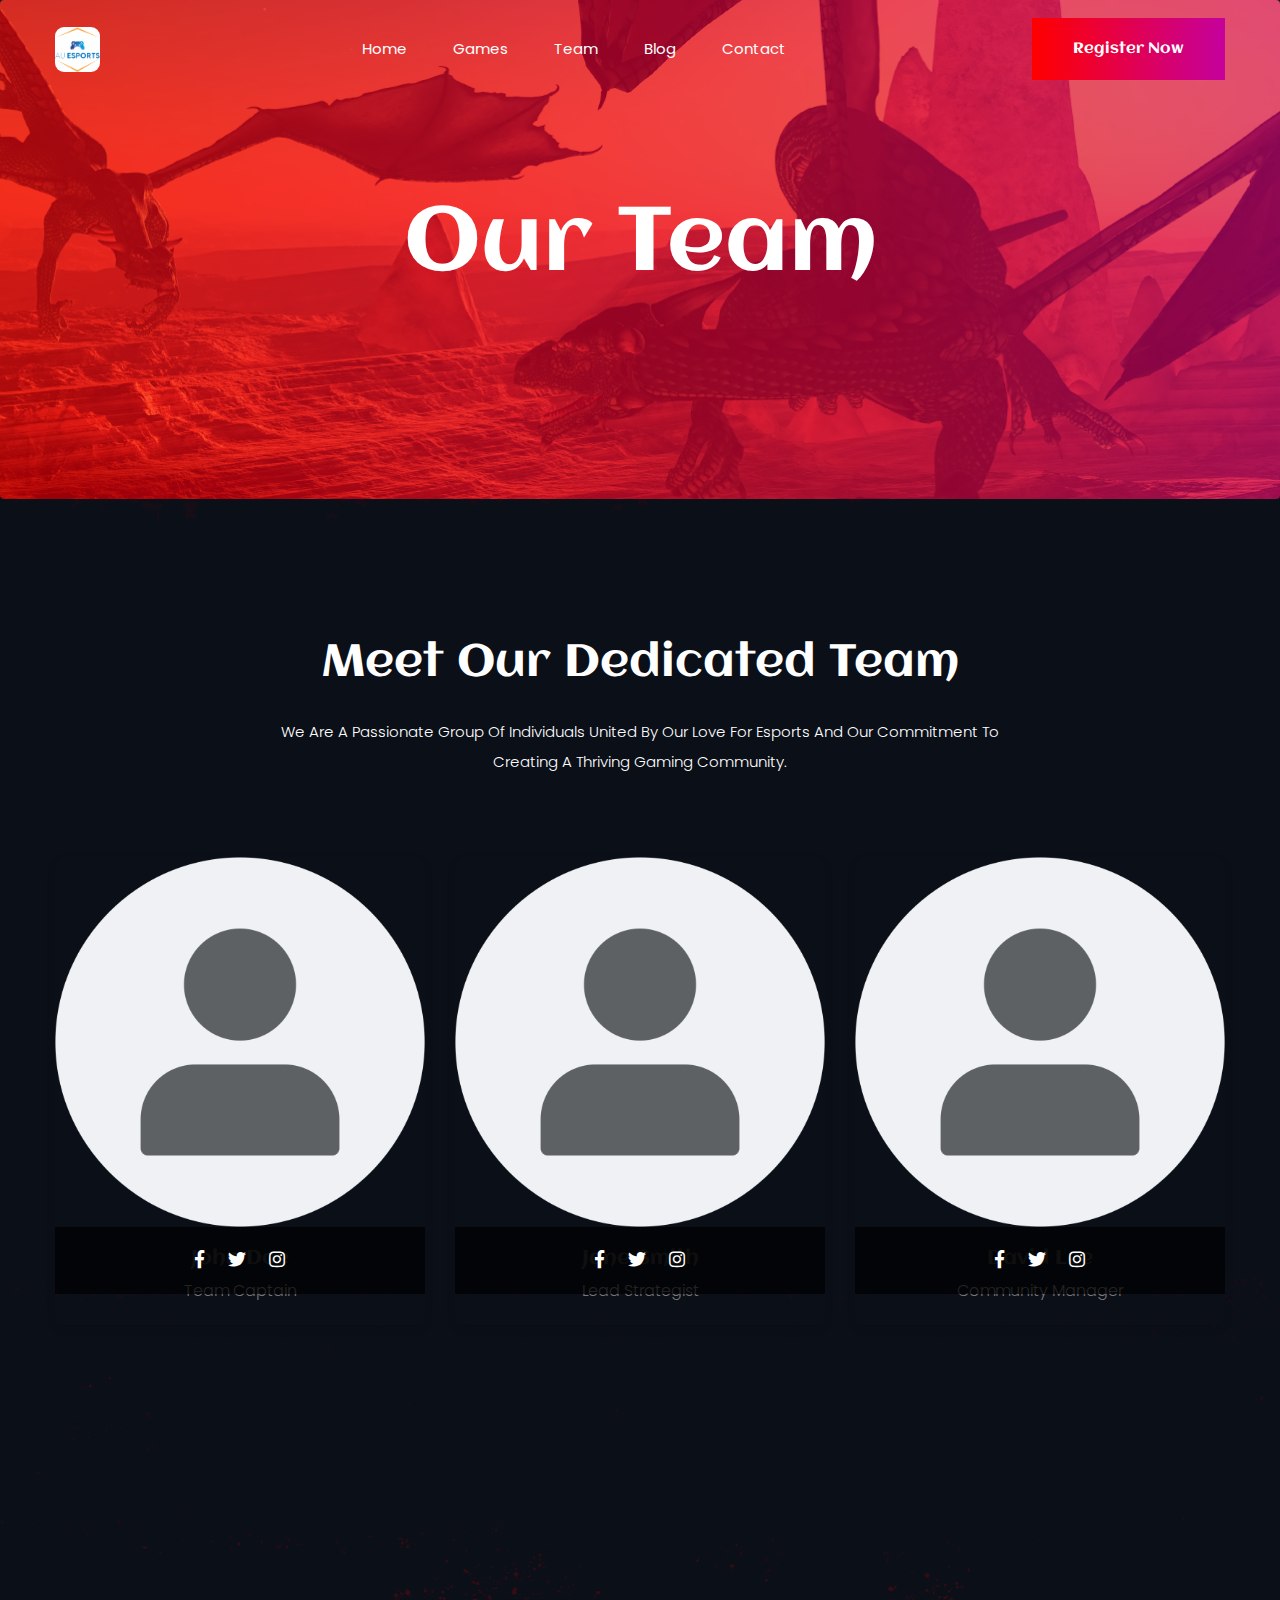
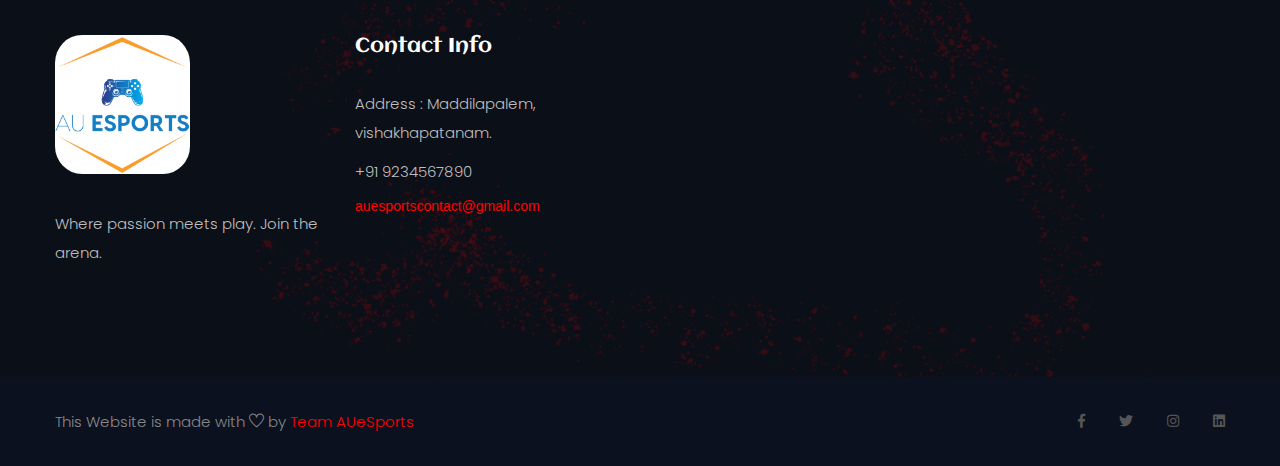
<file: static/team.html>
<!doctype html>
<html lang="zxx">

<head>
    <!-- Required meta tags -->
    <meta charset="utf-8">
    <meta name="viewport" content="width=device-width, initial-scale=1, shrink-to-fit=no">
    <title>Our Team</title>
    <link rel="icon" href="img/favicon.png">
    <!-- Bootstrap CSS -->
    <link rel="stylesheet" href="css/bootstrap.min.css">
    <!-- animate CSS -->
    <link rel="stylesheet" href="css/animate.css">
    <!-- owl carousel CSS -->
    <link rel="stylesheet" href="css/owl.carousel.min.css">
    <!-- font awesome CSS -->
    <link rel="stylesheet" href="css/all.css">
    <!-- flaticon CSS -->
    <link rel="stylesheet" href="css/flaticon.css">
    <link rel="stylesheet" href="css/themify-icons.css">
    <!-- font awesome CSS -->
    <link rel="stylesheet" href="css/magnific-popup.css">
    <!-- swiper CSS -->
    <link rel="stylesheet" href="css/slick.css">
    <!-- style CSS -->
    <link rel="stylesheet" href="css/style.css">
</head>

<body>
    <div class="body_bg">

        <!--::header part start::-->
        <header class="main_menu single_page_menu">
            <div class="container">
                <div class="row align-items-center">
                    <div class="col-lg-12">
                        <nav class="navbar navbar-expand-lg navbar-light">
                            <a class="navbar-brand" href="index.html"> <img src="img/logo.png" width="45" height="45" alt="logo" style="border-radius: 20%;"> </a>
                            <button class="navbar-toggler" type="button" data-toggle="collapse"
                                data-target="#navbarSupportedContent" aria-controls="navbarSupportedContent"
                                aria-expanded="false" aria-label="Toggle navigation">
                                <span class="menu_icon"><i class="fas fa-bars"></i></span>
                            </button>

                            <div class="collapse navbar-collapse main-menu-item" id="navbarSupportedContent">
                                <ul class="navbar-nav">
                                    <li class="nav-item">
                                        <a class="nav-link" href="index.html">Home</a>
                                    </li>
                                    <li class="nav-item">
                                        <a class="nav-link" href="fighter.html">Games</a>
                                    </li>
                                    <li class="nav-item">
                                        <a class="nav-link" href="team.html">team</a>
                                    </li>
                                    <li class="nav-item">
                                        <a class="nav-link" href="blog.html">Blog</a>
                                    </li>
                                    
                                    <li class="nav-item">
                                        <a class="nav-link" href="contact.html">Contact</a>
                                    </li>
                                </ul>
                            </div>
                            <a href="fighter.html" class="btn_1 d-none d-sm-block">Register Now</a>
                        </nav>
                    </div>
                </div>
            </div>
        </header>
        <!-- Header part end-->



        <!-- breadcrumb start-->
        <section class="breadcrumb breadcrumb_bg">
            <div class="container">
                <div class="row">
                    <div class="col-lg-12">
                        <div class="breadcrumb_iner text-center">
                            <div class="breadcrumb_iner_item">
                                <h2>Our Team</h2>
                            </div>
                        </div>
                    </div>
                </div>
            </div>
        </section>
        <!-- breadcrumb start-->

        <section class="team_area section_padding">

            <style>
            
            .single_team {
                margin-bottom: 30px;
                border-radius: 10px;
                overflow: hidden;
                box-shadow: 0 4px 8px rgba(0, 0, 0, 0.1); /* Optional: Add a subtle shadow */
                transition: transform 0.3s ease; /* Optional: Smooth transform */
            }
            
            .single_team:hover {
                transform: translateY(-5px); /* Optional: Slight lift on hover */
            }
            
            .team_member_img {
                position: relative;
            }
            
            .team_member_img img {
                width: 100%;
                display: block;
            }
            
            .team_member_img .social_icon {
                position: absolute;
                bottom: 0;
                left: 0;
                width: 100%;
                text-align: center;
                padding: 20px 0;
                background-color: rgba(0, 0, 0, 0.7);
                transform: translateY(100%); /* Initially hidden */
                transition: transform 0.3s ease;
            }
            
            .team_member_img:hover .social_icon {
                transform: translateY(0); /* Show on hover */
            }
            
            .team_member_img .social_icon a {
                color: white;
                margin: 0 10px;
                font-size: 18px;
            }
            
            .team_member_content {
                padding: 20px;
            }
            
            .team_member_content h4 {
                margin-bottom: 5px;
                color: #333;
                font-size: 20px;
            }
            
            .team_member_content p {
                color: #777;
                font-size: 16px;
            }
            </style>

            <div class="container">
                <div class="row justify-content-center">
                    <div class="col-lg-8">
                        <div class="section_tittle text-center">
                            <h2>Meet Our Dedicated Team</h2>
                            <p>
                                We are a passionate group of individuals united by our love for esports and
                                our commitment to creating a thriving gaming community.
                            </p>
                        </div>
                    </div>
                </div>
                <div class="row">
                    <div class="col-sm-6 col-lg-4">
                        <div class="single_team">
                            <div class="team_member_img">
                                <img src="img/team/team_1.png" alt="#">
                                <div class="social_icon">
                                    <a href="#"><i class="fab fa-facebook-f"></i></a>
                                    <a href="#"><i class="fab fa-twitter"></i></a>
                                    <a href="#"><i class="fab fa-instagram"></i></a>
                                </div>
                            </div>
                            <div class="team_member_content text-center">
                                <h4>John Doe</h4>
                                <p>Team Captain</p>
                            </div>
                        </div>
                    </div>
                    <div class="col-sm-6 col-lg-4">
                        <div class="single_team">
                            <div class="team_member_img">
                                <img src="img/team/team_1.png" alt="#">
                                <div class="social_icon">
                                    <a href="#"><i class="fab fa-facebook-f"></i></a>
                                    <a href="#"><i class="fab fa-twitter"></i></a>
                                    <a href="#"><i class="fab fa-instagram"></i></a>
                                </div>
                            </div>
                            <div class="team_member_content text-center">
                                <h4>Jane Smith</h4>
                                <p>Lead Strategist</p>
                            </div>
                        </div>
                    </div>
                    <div class="col-sm-6 col-lg-4">
                        <div class="single_team">
                            <div class="team_member_img">
                                <img src="img/team/team_1.png" alt="#">
                                <div class="social_icon">
                                    <a href="#"><i class="fab fa-facebook-f"></i></a>
                                    <a href="#"><i class="fab fa-twitter"></i></a>
                                    <a href="#"><i class="fab fa-instagram"></i></a>
                                </div>
                            </div>
                            <div class="team_member_content text-center">
                                <h4>David Lee</h4>
                                <p>Community Manager</p>
                            </div>
                        </div>
                    </div>
                    </div>
            </div>
        </section>
        
        <!--::footer_part start::-->
        <footer class="footer_part">
            <div class="footer_top">
                <div class="container">
                    <div class="row">
                        <div class="col-sm-6 col-lg-3">
                            <div class="single_footer_part">
                                <a href="index.html" class="footer_logo_iner"> <img src="img/logo.png" style="border-radius: 20%;" width="50%;" height="50%;" alt="#"> </a>
                                <p>Where passion meets play. Join the arena.</p>
                                
                            </div>
                        </div>
                        <div class="col-sm-6 col-lg-3">
                            <div class="single_footer_part">
                                <h4>Contact Info</h4>
                                <p>Address : Maddilapalem, vishakhapatanam.
                                </p>
                                <p>+91 9234567890</p>
                                <a href="mailto:auesportscontact@gmail.com" style="color: red;">auesportscontact@gmail.com </a>
                            </div>
                        </div>
                    </div>
                </div>
            </div>
            <div class="copygight_text">
                <div class="container">
                    <div class="row align-items-center">
                        <div class="col-lg-8">
                            <div class="copyright_text">
                                <P><!-- Link back to Colorlib can't be removed. Template is licensed under CC BY 3.0. -->
This Website is made with <i class="ti-heart" aria-hidden="true"></i> by <a href="team.html" target="_blank">Team AUeSports</a>
</P>
                            </div>
                        </div>
                        <div class="col-lg-4">
                            <div class="footer_icon social_icon">
                                <ul class="list-unstyled">
                                    <li><a href="https://www.facebook.com/profile.php?id=61574885436990" class="single_social_icon"><i class="fab fa-facebook-f"></i></a>
                                    </li>
                                    <li><a href="https://x.com/AUEsports349473?t=ptDBXTnjcMKpKFt10n50kQ&s=09" class="single_social_icon"><i class="fab fa-twitter"></i></a></li>
                                    <li><a href="https://www.instagram.com/auesports__?igsh=MTducndxa2Q0cTQ0Nw==" class="single_social_icon"><i class="fab fa-instagram"></i></a></li>
                                    <li><a href="https://www.linkedin.com/in/au-esports-88577435a/" class="single_social_icon"><i class="fab fa-linkedin"></i></a></li>
                                </ul>
                            </div>
                        </div>
                    </div>
                </div>
            </div>
        </footer>
        <!--::footer_part end::-->
    </div>

    <!-- jquery plugins here-->
    <script src="js/jquery-1.12.1.min.js"></script>
    <!-- popper js -->
    <script src="js/popper.min.js"></script>
    <!-- bootstrap js -->
    <script src="js/bootstrap.min.js"></script>
    <!-- easing js -->
    <script src="js/jquery.magnific-popup.js"></script>
    <!-- swiper js -->
    <script src="js/swiper.min.js"></script>
    <!-- swiper js -->
    <script src="js/masonry.pkgd.js"></script>
    <!-- particles js -->
    <script src="js/owl.carousel.min.js"></script>
    <script src="js/jquery.nice-select.min.js"></script>
    <!-- slick js -->
    <script src="js/slick.min.js"></script>
    <script src="js/jquery.counterup.min.js"></script>
    <script src="js/waypoints.min.js"></script>
    <script src="js/contact.js"></script>
    <script src="js/jquery.ajaxchimp.min.js"></script>
    <script src="js/jquery.form.js"></script>
    <script src="js/jquery.validate.min.js"></script>
    <script src="js/mail-script.js"></script>
    <!-- custom js -->
    <script src="js/custom.js"></script>
</body>

</html>
</file>
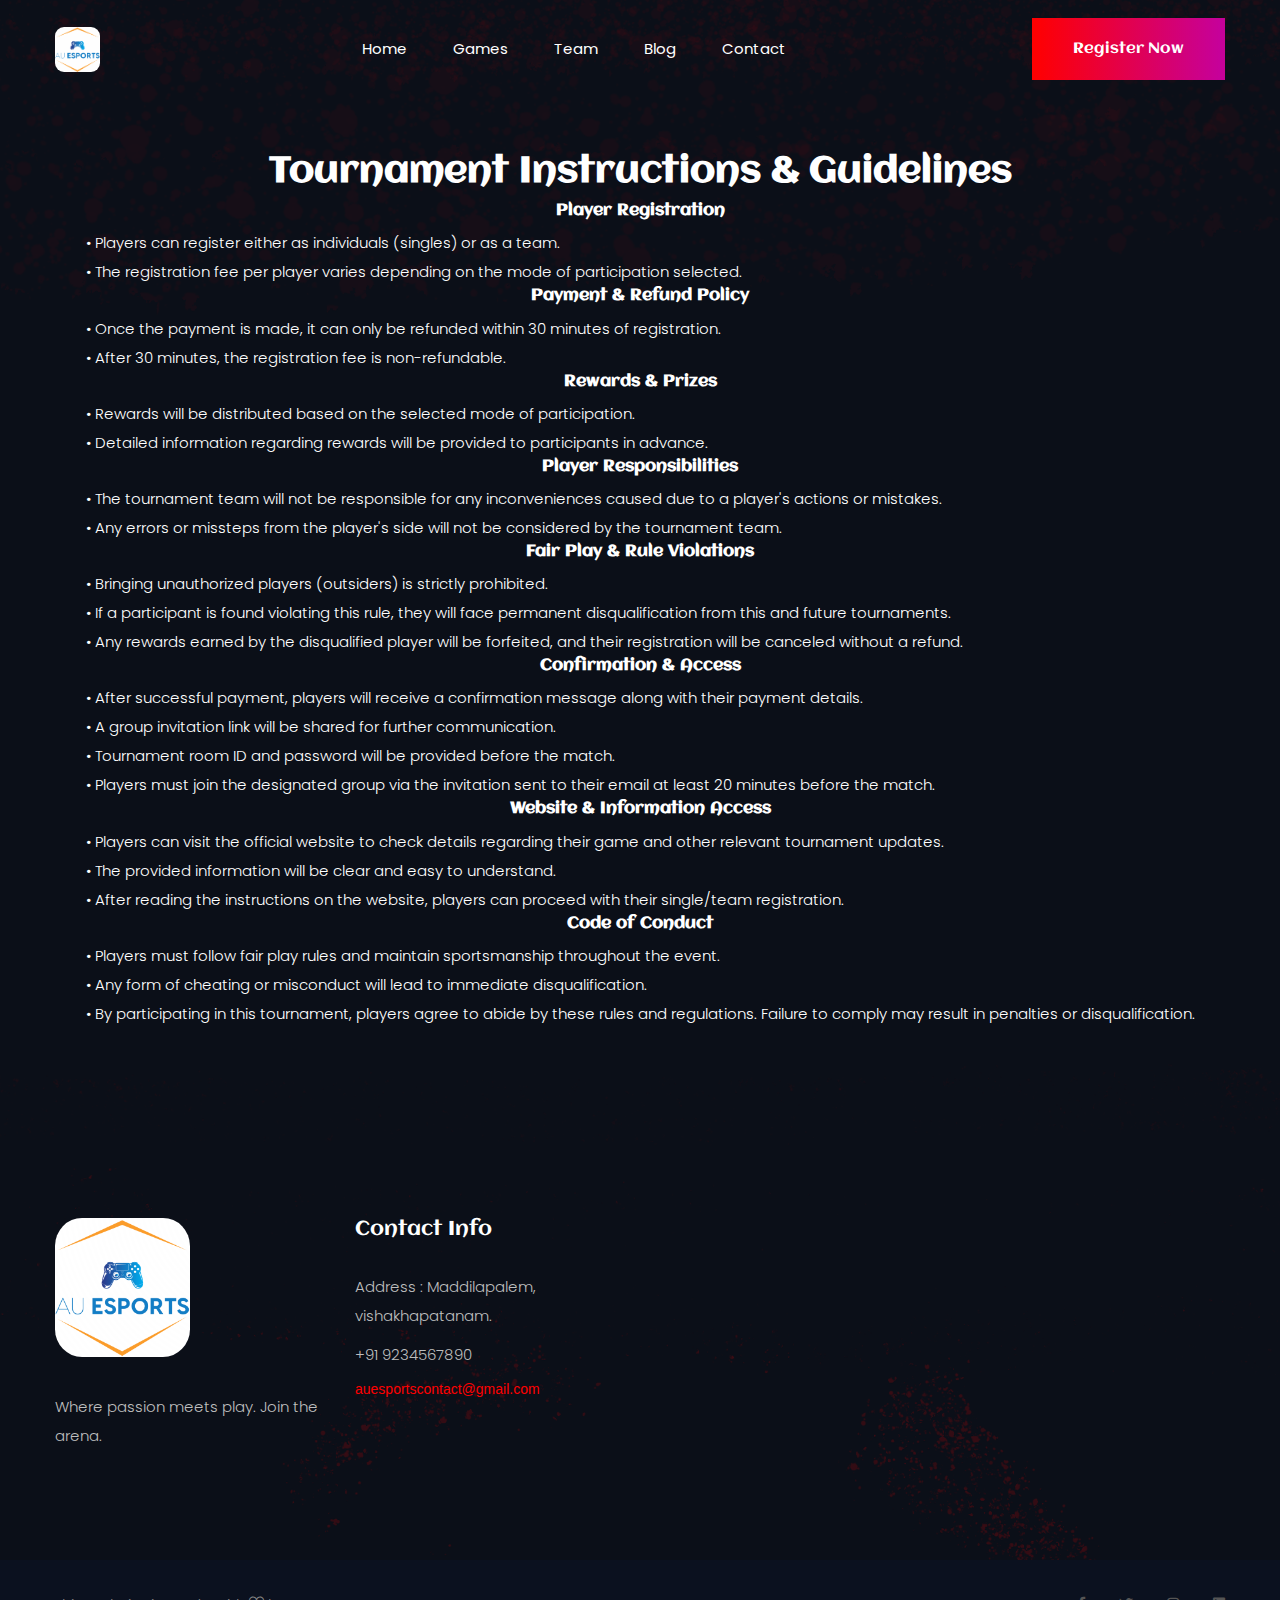
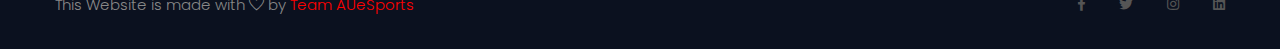
<file: static/terms.html>
<!doctype html>
<html lang="zxx">

<head>
    <!-- Required meta tags -->
    <meta charset="utf-8">
    <meta name="viewport" content="width=device-width, initial-scale=1, shrink-to-fit=no">
    <title></title> <!-- Changed from Pubg to BGMI -->
    <link rel="icon" href="img/favicon.png">
    <!-- Bootstrap CSS -->
    <link rel="stylesheet" href="css/bootstrap.min.css">
    <!-- animate CSS -->
    <link rel="stylesheet" href="css/animate.css">
    <!-- owl carousel CSS -->
    <link rel="stylesheet" href="css/owl.carousel.min.css">
    <!-- font awesome CSS -->
    <link rel="stylesheet" href="css/all.css">
    <!-- flaticon CSS -->
    <link rel="stylesheet" href="css/flaticon.css">
    <link rel="stylesheet" href="css/themify-icons.css">
    <!-- font awesome CSS -->
    <link rel="stylesheet" href="css/magnific-popup.css">
    <!-- swiper CSS -->
    <link rel="stylesheet" href="css/slick.css">
    <!-- style CSS -->
    <link rel="stylesheet" href="css/style.css">
</head>

<body>
    <div class="body_bg">
        <!--::header part start::-->
        <header class="main_menu single_page_menu">
            <div class="container">
                <div class="row align-items-center">
                    <div class="col-lg-12">
                        <nav class="navbar navbar-expand-lg navbar-light">
                            <a class="navbar-brand" href="index.html"> <img src="img/logo.png" width="45" height="45" alt="logo" style="border-radius: 20%;"> </a>
                            <button class="navbar-toggler" type="button" data-toggle="collapse"
                                data-target="#navbarSupportedContent" aria-controls="navbarSupportedContent"
                                aria-expanded="false" aria-label="Toggle navigation">
                                <span class="menu_icon"><i class="fas fa-bars"></i></span>
                            </button>

                            <div class="collapse navbar-collapse main-menu-item" id="navbarSupportedContent">
                                <ul class="navbar-nav">
                                    <li class="nav-item">
                                        <a class="nav-link" href="index.html">Home</a>
                                    </li>
                                    <li class="nav-item">
                                        <a class="nav-link" href="fighter.html">Games</a>
                                    </li>
                                    <li class="nav-item">
                                        <a class="nav-link" href="team.html">team</a>
                                    </li>
                                    <li class="nav-item">
                                        <a class="nav-link" href="blog.html">Blog</a>
                                    </li>
                                    <li class="nav-item">
                                        <a class="nav-link" href="contact.html">Contact</a>
                                    </li>
                                </ul>
                            </div>
                            <a href="fighter.html" class="btn_1 d-none d-sm-block">Register Now</a>
                        </nav>
                    </div>
                </div>
            </div>
        </header>
        <!-- Header part end-->

        <div style="height: 100px;"></div>

        <section style="display: flex; justify-content: center; align-items: center; padding: 50px 0;">
            <div>
                <h1 style="text-align: center;"><strong>Tournament Instructions & Guidelines</strong></h1>
        
                <h5 style="text-align: center;"><strong>Player Registration</strong></h5>
                <p>• Players can register either as individuals (singles) or as a team.</p>
                <p>• The registration fee per player varies depending on the mode of participation selected.</p>
        
                <h5 style="text-align: center;"><strong>Payment & Refund Policy</strong></h5>
                <p>• Once the payment is made, it can only be refunded within 30 minutes of registration.</p>
                <p>• After 30 minutes, the registration fee is non-refundable.</p>
        
                <h5 style="text-align: center;"><strong>Rewards & Prizes</strong></h5>
                <p>• Rewards will be distributed based on the selected mode of participation.</p>
                <p>• Detailed information regarding rewards will be provided to participants in advance.</p>
        
                <h5 style="text-align: center;"><strong>Player Responsibilities</strong></h5>
                <p>• The tournament team will not be responsible for any inconveniences caused due to a player's actions or mistakes.</p>
                <p>• Any errors or missteps from the player's side will not be considered by the tournament team.</p>
        
                <h5 style="text-align: center;"><strong>Fair Play & Rule Violations</strong></h5>
                <p>• Bringing unauthorized players (outsiders) is strictly prohibited.</p>
                <p>• If a participant is found violating this rule, they will face permanent disqualification from this and future tournaments.</p>
                <p>• Any rewards earned by the disqualified player will be forfeited, and their registration will be canceled without a refund.</p>
        
                <h5 style="text-align: center;"><strong>Confirmation & Access</strong></h5>
                <p>• After successful payment, players will receive a confirmation message along with their payment details.</p>
                <p>• A group invitation link will be shared for further communication.</p>
                <p>• Tournament room ID and password will be provided before the match.</p>
                <p>• Players must join the designated group via the invitation sent to their email at least 20 minutes before the match.</p>
        
                <h5 style="text-align: center;"><strong>Website & Information Access</strong></h5>
                <p>• Players can visit the official website to check details regarding their game and other relevant tournament updates.</p>
                <p>• The provided information will be clear and easy to understand.</p>
                <p>• After reading the instructions on the website, players can proceed with their single/team registration.</p>
        
                <h5 style="text-align: center;"><strong>Code of Conduct</strong></h5>
                <p>• Players must follow fair play rules and maintain sportsmanship throughout the event.</p>
                <p>• Any form of cheating or misconduct will lead to immediate disqualification.</p>
                <p>• By participating in this tournament, players agree to abide by these rules and regulations. Failure to comply may result in penalties or disqualification.</p>
            </div>
        </section>








        <!--::footer_part start::-->
        <footer class="footer_part">
            <div class="footer_top">
                <div class="container">
                    <div class="row">
                        <div class="col-sm-6 col-lg-3">
                            <div class="single_footer_part">
                                <a href="index.html" class="footer_logo_iner"> <img src="img/logo.png" style="border-radius: 20%;" width="50%;" height="50%;" alt="#"> </a>
                                <p>Where passion meets play. Join the arena.</p>
                                
                            </div>
                        </div>
                        <div class="col-sm-6 col-lg-3">
                            <div class="single_footer_part">
                                <h4>Contact Info</h4>
                                <p>Address : Maddilapalem, vishakhapatanam.
                                </p>
                                <p>+91 9234567890</p>
                                <a href="mailto:auesportscontact@gmail.com" style="color: red;">auesportscontact@gmail.com </a>
                            </div>
                        </div>
                       
                    </div>
                </div>
            </div>
            <div class="copygight_text">
                <div class="container">
                    <div class="row align-items-center">
                        <div class="col-lg-8">
                            <div class="copyright_text">
                                <P><!-- Link back to Colorlib can't be removed. Template is licensed under CC BY 3.0. -->
This Website is made with <i class="ti-heart" aria-hidden="true"></i> by <a href="team.html" target="_blank">Team AUeSports</a>
</P>
                        </div>
                    </div>
                    <div class="col-lg-4">
                        <div class="footer_icon social_icon">
                            <ul class="list-unstyled">
                                <li><a href="https://www.facebook.com/profile.php?id=61574885436990" class="single_social_icon"><i class="fab fa-facebook-f"></i></a>
                                </li>
                                <li><a href="https://x.com/AUEsports349473?t=ptDBXTnjcMKpKFt10n50kQ&s=09" class="single_social_icon"><i class="fab fa-twitter"></i></a></li>
                                <li><a href="https://www.instagram.com/auesports__?igsh=MTducndxa2Q0cTQ0Nw==" class="single_social_icon"><i class="fab fa-instagram"></i></a></li>
                                <li><a href="https://www.linkedin.com/in/au-esports-88577435a/" class="single_social_icon"><i class="fab fa-linkedin"></i></a></li>
                            </ul>
                        </div>
                        </div>
                    </div>
                </div>
            </div>
        </footer>
        <!--::footer_part end::-->
    </div>

    <!-- jquery plugins here-->
    <script src="js/jquery-1.12.1.min.js"></script>
    <!-- popper js -->
    <script src="js/popper.min.js"></script>
    <!-- bootstrap js -->
    <script src="js/bootstrap.min.js"></script>
    <!-- easing js -->
    <script src="js/jquery.magnific-popup.js"></script>
    <!-- swiper js -->
    <script src="js/swiper.min.js"></script>
    <!-- swiper js -->
    <script src="js/masonry.pkgd.js"></script>
    <!-- particles js -->
    <script src="js/owl.carousel.min.js"></script>
    <script src="js/jquery.nice-select.min.js"></script>
    <!-- slick js -->
    <script src="js/slick.min.js"></script>
    <script src="js/jquery.counterup.min.js"></script>
    <script src="js/waypoints.min.js"></script>
    <script src="js/contact.js"></script>
    <script src="js/jquery.ajaxchimp.min.js"></script>
    <script src="js/jquery.form.js"></script>
    <script src="js/jquery.validate.min.js"></script>
    <script src="js/mail-script.js"></script>
    <!-- custom js -->
    <script src="js/custom.js"></script>
</body>

</html>
</file>
<file: static/css/flaticon.css>
/*
  	Flaticon icon font: Flaticon
  	Creation date: 13/06/2019 05:10
  	*/

@font-face {
  font-family: "Flaticon";
  src: url("../fonts/Flaticon.eot");
  src: url("../fonts/Flaticon.eot?#iefix") format("embedded-opentype"),
       url("../fonts/Flaticon.woff2") format("woff2"),
       url("../fonts/Flaticon.woff") format("woff"),
       url("../fonts/Flaticon.ttf") format("truetype"),
       url("../fonts/Flaticon.svg#Flaticon") format("svg");
  font-weight: normal;
  font-style: normal;
}

@media screen and (-webkit-min-device-pixel-ratio:0) {
  @font-face {
    font-family: "Flaticon";
    src: url("./Flaticon.svg#Flaticon") format("svg");
  }
}

[class^="flaticon-"]:before, [class*=" flaticon-"]:before,
[class^="flaticon-"]:after, [class*=" flaticon-"]:after {   
  font-family: Flaticon;
        font-size: 20px;
font-style: normal;
}

.flaticon-right-arrow:before { content: "\f100"; }
</file>
<file: static/css/themify-icons.css>
@font-face {
	font-family: 'themify';
	src:url('../fonts/themify.eot?-fvbane');
	src:url('../fonts/themify.eot?#iefix-fvbane') format('embedded-opentype'),
		url('../fonts/themify.woff?-fvbane') format('woff'),
		url('../fonts/themify.ttf?-fvbane') format('truetype'),
		url('../fonts/themify.svg?-fvbane#themify') format('svg');
	font-weight: normal;
	font-style: normal;
}

[class^="ti-"], [class*=" ti-"] {
	font-family: 'themify';
	speak: none;
	font-style: normal;
	font-weight: normal;
	font-variant: normal;
	text-transform: none;
	line-height: 1;

	/* Better Font Rendering =========== */
	-webkit-font-smoothing: antialiased;
	-moz-osx-font-smoothing: grayscale;
}

.ti-wand:before {
	content: "\e600";
}
.ti-volume:before {
	content: "\e601";
}
.ti-user:before {
	content: "\e602";
}
.ti-unlock:before {
	content: "\e603";
}
.ti-unlink:before {
	content: "\e604";
}
.ti-trash:before {
	content: "\e605";
}
.ti-thought:before {
	content: "\e606";
}
.ti-target:before {
	content: "\e607";
}
.ti-tag:before {
	content: "\e608";
}
.ti-tablet:before {
	content: "\e609";
}
.ti-star:before {
	content: "\e60a";
}
.ti-spray:before {
	content: "\e60b";
}
.ti-signal:before {
	content: "\e60c";
}
.ti-shopping-cart:before {
	content: "\e60d";
}
.ti-shopping-cart-full:before {
	content: "\e60e";
}
.ti-settings:before {
	content: "\e60f";
}
.ti-search:before {
	content: "\e610";
}
.ti-zoom-in:before {
	content: "\e611";
}
.ti-zoom-out:before {
	content: "\e612";
}
.ti-cut:before {
	content: "\e613";
}
.ti-ruler:before {
	content: "\e614";
}
.ti-ruler-pencil:before {
	content: "\e615";
}
.ti-ruler-alt:before {
	content: "\e616";
}
.ti-bookmark:before {
	content: "\e617";
}
.ti-bookmark-alt:before {
	content: "\e618";
}
.ti-reload:before {
	content: "\e619";
}
.ti-plus:before {
	content: "\e61a";
}
.ti-pin:before {
	content: "\e61b";
}
.ti-pencil:before {
	content: "\e61c";
}
.ti-pencil-alt:before {
	content: "\e61d";
}
.ti-paint-roller:before {
	content: "\e61e";
}
.ti-paint-bucket:before {
	content: "\e61f";
}
.ti-na:before {
	content: "\e620";
}
.ti-mobile:before {
	content: "\e621";
}
.ti-minus:before {
	content: "\e622";
}
.ti-medall:before {
	content: "\e623";
}
.ti-medall-alt:before {
	content: "\e624";
}
.ti-marker:before {
	content: "\e625";
}
.ti-marker-alt:before {
	content: "\e626";
}
.ti-arrow-up:before {
	content: "\e627";
}
.ti-arrow-right:before {
	content: "\e628";
}
.ti-arrow-left:before {
	content: "\e629";
}
.ti-arrow-down:before {
	content: "\e62a";
}
.ti-lock:before {
	content: "\e62b";
}
.ti-location-arrow:before {
	content: "\e62c";
}
.ti-link:before {
	content: "\e62d";
}
.ti-layout:before {
	content: "\e62e";
}
.ti-layers:before {
	content: "\e62f";
}
.ti-layers-alt:before {
	content: "\e630";
}
.ti-key:before {
	content: "\e631";
}
.ti-import:before {
	content: "\e632";
}
.ti-image:before {
	content: "\e633";
}
.ti-heart:before {
	content: "\e634";
}
.ti-heart-broken:before {
	content: "\e635";
}
.ti-hand-stop:before {
	content: "\e636";
}
.ti-hand-open:before {
	content: "\e637";
}
.ti-hand-drag:before {
	content: "\e638";
}
.ti-folder:before {
	content: "\e639";
}
.ti-flag:before {
	content: "\e63a";
}
.ti-flag-alt:before {
	content: "\e63b";
}
.ti-flag-alt-2:before {
	content: "\e63c";
}
.ti-eye:before {
	content: "\e63d";
}
.ti-export:before {
	content: "\e63e";
}
.ti-exchange-vertical:before {
	content: "\e63f";
}
.ti-desktop:before {
	content: "\e640";
}
.ti-cup:before {
	content: "\e641";
}
.ti-crown:before {
	content: "\e642";
}
.ti-comments:before {
	content: "\e643";
}
.ti-comment:before {
	content: "\e644";
}
.ti-comment-alt:before {
	content: "\e645";
}
.ti-close:before {
	content: "\e646";
}
.ti-clip:before {
	content: "\e647";
}
.ti-angle-up:before {
	content: "\e648";
}
.ti-angle-right:before {
	content: "\e649";
}
.ti-angle-left:before {
	content: "\e64a";
}
.ti-angle-down:before {
	content: "\e64b";
}
.ti-check:before {
	content: "\e64c";
}
.ti-check-box:before {
	content: "\e64d";
}
.ti-camera:before {
	content: "\e64e";
}
.ti-announcement:before {
	content: "\e64f";
}
.ti-brush:before {
	content: "\e650";
}
.ti-briefcase:before {
	content: "\e651";
}
.ti-bolt:before {
	content: "\e652";
}
.ti-bolt-alt:before {
	content: "\e653";
}
.ti-blackboard:before {
	content: "\e654";
}
.ti-bag:before {
	content: "\e655";
}
.ti-move:before {
	content: "\e656";
}
.ti-arrows-vertical:before {
	content: "\e657";
}
.ti-arrows-horizontal:before {
	content: "\e658";
}
.ti-fullscreen:before {
	content: "\e659";
}
.ti-arrow-top-right:before {
	content: "\e65a";
}
.ti-arrow-top-left:before {
	content: "\e65b";
}
.ti-arrow-circle-up:before {
	content: "\e65c";
}
.ti-arrow-circle-right:before {
	content: "\e65d";
}
.ti-arrow-circle-left:before {
	content: "\e65e";
}
.ti-arrow-circle-down:before {
	content: "\e65f";
}
.ti-angle-double-up:before {
	content: "\e660";
}
.ti-angle-double-right:before {
	content: "\e661";
}
.ti-angle-double-left:before {
	content: "\e662";
}
.ti-angle-double-down:before {
	content: "\e663";
}
.ti-zip:before {
	content: "\e664";
}
.ti-world:before {
	content: "\e665";
}
.ti-wheelchair:before {
	content: "\e666";
}
.ti-view-list:before {
	content: "\e667";
}
.ti-view-list-alt:before {
	content: "\e668";
}
.ti-view-grid:before {
	content: "\e669";
}
.ti-uppercase:before {
	content: "\e66a";
}
.ti-upload:before {
	content: "\e66b";
}
.ti-underline:before {
	content: "\e66c";
}
.ti-truck:before {
	content: "\e66d";
}
.ti-timer:before {
	content: "\e66e";
}
.ti-ticket:before {
	content: "\e66f";
}
.ti-thumb-up:before {
	content: "\e670";
}
.ti-thumb-down:before {
	content: "\e671";
}
.ti-text:before {
	content: "\e672";
}
.ti-stats-up:before {
	content: "\e673";
}
.ti-stats-down:before {
	content: "\e674";
}
.ti-split-v:before {
	content: "\e675";
}
.ti-split-h:before {
	content: "\e676";
}
.ti-smallcap:before {
	content: "\e677";
}
.ti-shine:before {
	content: "\e678";
}
.ti-shift-right:before {
	content: "\e679";
}
.ti-shift-left:before {
	content: "\e67a";
}
.ti-shield:before {
	content: "\e67b";
}
.ti-notepad:before {
	content: "\e67c";
}
.ti-server:before {
	content: "\e67d";
}
.ti-quote-right:before {
	content: "\e67e";
}
.ti-quote-left:before {
	content: "\e67f";
}
.ti-pulse:before {
	content: "\e680";
}
.ti-printer:before {
	content: "\e681";
}
.ti-power-off:before {
	content: "\e682";
}
.ti-plug:before {
	content: "\e683";
}
.ti-pie-chart:before {
	content: "\e684";
}
.ti-paragraph:before {
	content: "\e685";
}
.ti-panel:before {
	content: "\e686";
}
.ti-package:before {
	content: "\e687";
}
.ti-music:before {
	content: "\e688";
}
.ti-music-alt:before {
	content: "\e689";
}
.ti-mouse:before {
	content: "\e68a";
}
.ti-mouse-alt:before {
	content: "\e68b";
}
.ti-money:before {
	content: "\e68c";
}
.ti-microphone:before {
	content: "\e68d";
}
.ti-menu:before {
	content: "\e68e";
}
.ti-menu-alt:before {
	content: "\e68f";
}
.ti-map:before {
	content: "\e690";
}
.ti-map-alt:before {
	content: "\e691";
}
.ti-loop:before {
	content: "\e692";
}
.ti-location-pin:before {
	content: "\e693";
}
.ti-list:before {
	content: "\e694";
}
.ti-light-bulb:before {
	content: "\e695";
}
.ti-Italic:before {
	content: "\e696";
}
.ti-info:before {
	content: "\e697";
}
.ti-infinite:before {
	content: "\e698";
}
.ti-id-badge:before {
	content: "\e699";
}
.ti-hummer:before {
	content: "\e69a";
}
.ti-home:before {
	content: "\e69b";
}
.ti-help:before {
	content: "\e69c";
}
.ti-headphone:before {
	content: "\e69d";
}
.ti-harddrives:before {
	content: "\e69e";
}
.ti-harddrive:before {
	content: "\e69f";
}
.ti-gift:before {
	content: "\e6a0";
}
.ti-game:before {
	content: "\e6a1";
}
.ti-filter:before {
	content: "\e6a2";
}
.ti-files:before {
	content: "\e6a3";
}
.ti-file:before {
	content: "\e6a4";
}
.ti-eraser:before {
	content: "\e6a5";
}
.ti-envelope:before {
	content: "\e6a6";
}
.ti-download:before {
	content: "\e6a7";
}
.ti-direction:before {
	content: "\e6a8";
}
.ti-direction-alt:before {
	content: "\e6a9";
}
.ti-dashboard:before {
	content: "\e6aa";
}
.ti-control-stop:before {
	content: "\e6ab";
}
.ti-control-shuffle:before {
	content: "\e6ac";
}
.ti-control-play:before {
	content: "\e6ad";
}
.ti-control-pause:before {
	content: "\e6ae";
}
.ti-control-forward:before {
	content: "\e6af";
}
.ti-control-backward:before {
	content: "\e6b0";
}
.ti-cloud:before {
	content: "\e6b1";
}
.ti-cloud-up:before {
	content: "\e6b2";
}
.ti-cloud-down:before {
	content: "\e6b3";
}
.ti-clipboard:before {
	content: "\e6b4";
}
.ti-car:before {
	content: "\e6b5";
}
.ti-calendar:before {
	content: "\e6b6";
}
.ti-book:before {
	content: "\e6b7";
}
.ti-bell:before {
	content: "\e6b8";
}
.ti-basketball:before {
	content: "\e6b9";
}
.ti-bar-chart:before {
	content: "\e6ba";
}
.ti-bar-chart-alt:before {
	content: "\e6bb";
}
.ti-back-right:before {
	content: "\e6bc";
}
.ti-back-left:before {
	content: "\e6bd";
}
.ti-arrows-corner:before {
	content: "\e6be";
}
.ti-archive:before {
	content: "\e6bf";
}
.ti-anchor:before {
	content: "\e6c0";
}
.ti-align-right:before {
	content: "\e6c1";
}
.ti-align-left:before {
	content: "\e6c2";
}
.ti-align-justify:before {
	content: "\e6c3";
}
.ti-align-center:before {
	content: "\e6c4";
}
.ti-alert:before {
	content: "\e6c5";
}
.ti-alarm-clock:before {
	content: "\e6c6";
}
.ti-agenda:before {
	content: "\e6c7";
}
.ti-write:before {
	content: "\e6c8";
}
.ti-window:before {
	content: "\e6c9";
}
.ti-widgetized:before {
	content: "\e6ca";
}
.ti-widget:before {
	content: "\e6cb";
}
.ti-widget-alt:before {
	content: "\e6cc";
}
.ti-wallet:before {
	content: "\e6cd";
}
.ti-video-clapper:before {
	content: "\e6ce";
}
.ti-video-camera:before {
	content: "\e6cf";
}
.ti-vector:before {
	content: "\e6d0";
}
.ti-themify-logo:before {
	content: "\e6d1";
}
.ti-themify-favicon:before {
	content: "\e6d2";
}
.ti-themify-favicon-alt:before {
	content: "\e6d3";
}
.ti-support:before {
	content: "\e6d4";
}
.ti-stamp:before {
	content: "\e6d5";
}
.ti-split-v-alt:before {
	content: "\e6d6";
}
.ti-slice:before {
	content: "\e6d7";
}
.ti-shortcode:before {
	content: "\e6d8";
}
.ti-shift-right-alt:before {
	content: "\e6d9";
}
.ti-shift-left-alt:before {
	content: "\e6da";
}
.ti-ruler-alt-2:before {
	content: "\e6db";
}
.ti-receipt:before {
	content: "\e6dc";
}
.ti-pin2:before {
	content: "\e6dd";
}
.ti-pin-alt:before {
	content: "\e6de";
}
.ti-pencil-alt2:before {
	content: "\e6df";
}
.ti-palette:before {
	content: "\e6e0";
}
.ti-more:before {
	content: "\e6e1";
}
.ti-more-alt:before {
	content: "\e6e2";
}
.ti-microphone-alt:before {
	content: "\e6e3";
}
.ti-magnet:before {
	content: "\e6e4";
}
.ti-line-double:before {
	content: "\e6e5";
}
.ti-line-dotted:before {
	content: "\e6e6";
}
.ti-line-dashed:before {
	content: "\e6e7";
}
.ti-layout-width-full:before {
	content: "\e6e8";
}
.ti-layout-width-default:before {
	content: "\e6e9";
}
.ti-layout-width-default-alt:before {
	content: "\e6ea";
}
.ti-layout-tab:before {
	content: "\e6eb";
}
.ti-layout-tab-window:before {
	content: "\e6ec";
}
.ti-layout-tab-v:before {
	content: "\e6ed";
}
.ti-layout-tab-min:before {
	content: "\e6ee";
}
.ti-layout-slider:before {
	content: "\e6ef";
}
.ti-layout-slider-alt:before {
	content: "\e6f0";
}
.ti-layout-sidebar-right:before {
	content: "\e6f1";
}
.ti-layout-sidebar-none:before {
	content: "\e6f2";
}
.ti-layout-sidebar-left:before {
	content: "\e6f3";
}
.ti-layout-placeholder:before {
	content: "\e6f4";
}
.ti-layout-menu:before {
	content: "\e6f5";
}
.ti-layout-menu-v:before {
	content: "\e6f6";
}
.ti-layout-menu-separated:before {
	content: "\e6f7";
}
.ti-layout-menu-full:before {
	content: "\e6f8";
}
.ti-layout-media-right-alt:before {
	content: "\e6f9";
}
.ti-layout-media-right:before {
	content: "\e6fa";
}
.ti-layout-media-overlay:before {
	content: "\e6fb";
}
.ti-layout-media-overlay-alt:before {
	content: "\e6fc";
}
.ti-layout-media-overlay-alt-2:before {
	content: "\e6fd";
}
.ti-layout-media-left-alt:before {
	content: "\e6fe";
}
.ti-layout-media-left:before {
	content: "\e6ff";
}
.ti-layout-media-center-alt:before {
	content: "\e700";
}
.ti-layout-media-center:before {
	content: "\e701";
}
.ti-layout-list-thumb:before {
	content: "\e702";
}
.ti-layout-list-thumb-alt:before {
	content: "\e703";
}
.ti-layout-list-post:before {
	content: "\e704";
}
.ti-layout-list-large-image:before {
	content: "\e705";
}
.ti-layout-line-solid:before {
	content: "\e706";
}
.ti-layout-grid4:before {
	content: "\e707";
}
.ti-layout-grid3:before {
	content: "\e708";
}
.ti-layout-grid2:before {
	content: "\e709";
}
.ti-layout-grid2-thumb:before {
	content: "\e70a";
}
.ti-layout-cta-right:before {
	content: "\e70b";
}
.ti-layout-cta-left:before {
	content: "\e70c";
}
.ti-layout-cta-center:before {
	content: "\e70d";
}
.ti-layout-cta-btn-right:before {
	content: "\e70e";
}
.ti-layout-cta-btn-left:before {
	content: "\e70f";
}
.ti-layout-column4:before {
	content: "\e710";
}
.ti-layout-column3:before {
	content: "\e711";
}
.ti-layout-column2:before {
	content: "\e712";
}
.ti-layout-accordion-separated:before {
	content: "\e713";
}
.ti-layout-accordion-merged:before {
	content: "\e714";
}
.ti-layout-accordion-list:before {
	content: "\e715";
}
.ti-ink-pen:before {
	content: "\e716";
}
.ti-info-alt:before {
	content: "\e717";
}
.ti-help-alt:before {
	content: "\e718";
}
.ti-headphone-alt:before {
	content: "\e719";
}
.ti-hand-point-up:before {
	content: "\e71a";
}
.ti-hand-point-right:before {
	content: "\e71b";
}
.ti-hand-point-left:before {
	content: "\e71c";
}
.ti-hand-point-down:before {
	content: "\e71d";
}
.ti-gallery:before {
	content: "\e71e";
}
.ti-face-smile:before {
	content: "\e71f";
}
.ti-face-sad:before {
	content: "\e720";
}
.ti-credit-card:before {
	content: "\e721";
}
.ti-control-skip-forward:before {
	content: "\e722";
}
.ti-control-skip-backward:before {
	content: "\e723";
}
.ti-control-record:before {
	content: "\e724";
}
.ti-control-eject:before {
	content: "\e725";
}
.ti-comments-smiley:before {
	content: "\e726";
}
.ti-brush-alt:before {
	content: "\e727";
}
.ti-youtube:before {
	content: "\e728";
}
.ti-vimeo:before {
	content: "\e729";
}
.ti-twitter:before {
	content: "\e72a";
}
.ti-time:before {
	content: "\e72b";
}
.ti-tumblr:before {
	content: "\e72c";
}
.ti-skype:before {
	content: "\e72d";
}
.ti-share:before {
	content: "\e72e";
}
.ti-share-alt:before {
	content: "\e72f";
}
.ti-rocket:before {
	content: "\e730";
}
.ti-pinterest:before {
	content: "\e731";
}
.ti-new-window:before {
	content: "\e732";
}
.ti-microsoft:before {
	content: "\e733";
}
.ti-list-ol:before {
	content: "\e734";
}
.ti-linkedin:before {
	content: "\e735";
}
.ti-layout-sidebar-2:before {
	content: "\e736";
}
.ti-layout-grid4-alt:before {
	content: "\e737";
}
.ti-layout-grid3-alt:before {
	content: "\e738";
}
.ti-layout-grid2-alt:before {
	content: "\e739";
}
.ti-layout-column4-alt:before {
	content: "\e73a";
}
.ti-layout-column3-alt:before {
	content: "\e73b";
}
.ti-layout-column2-alt:before {
	content: "\e73c";
}
.ti-instagram:before {
	content: "\e73d";
}
.ti-google:before {
	content: "\e73e";
}
.ti-github:before {
	content: "\e73f";
}
.ti-flickr:before {
	content: "\e740";
}
.ti-facebook:before {
	content: "\e741";
}
.ti-dropbox:before {
	content: "\e742";
}
.ti-dribbble:before {
	content: "\e743";
}
.ti-apple:before {
	content: "\e744";
}
.ti-android:before {
	content: "\e745";
}
.ti-save:before {
	content: "\e746";
}
.ti-save-alt:before {
	content: "\e747";
}
.ti-yahoo:before {
	content: "\e748";
}
.ti-wordpress:before {
	content: "\e749";
}
.ti-vimeo-alt:before {
	content: "\e74a";
}
.ti-twitter-alt:before {
	content: "\e74b";
}
.ti-tumblr-alt:before {
	content: "\e74c";
}
.ti-trello:before {
	content: "\e74d";
}
.ti-stack-overflow:before {
	content: "\e74e";
}
.ti-soundcloud:before {
	content: "\e74f";
}
.ti-sharethis:before {
	content: "\e750";
}
.ti-sharethis-alt:before {
	content: "\e751";
}
.ti-reddit:before {
	content: "\e752";
}
.ti-pinterest-alt:before {
	content: "\e753";
}
.ti-microsoft-alt:before {
	content: "\e754";
}
.ti-linux:before {
	content: "\e755";
}
.ti-jsfiddle:before {
	content: "\e756";
}
.ti-joomla:before {
	content: "\e757";
}
.ti-html5:before {
	content: "\e758";
}
.ti-flickr-alt:before {
	content: "\e759";
}
.ti-email:before {
	content: "\e75a";
}
.ti-drupal:before {
	content: "\e75b";
}
.ti-dropbox-alt:before {
	content: "\e75c";
}
.ti-css3:before {
	content: "\e75d";
}
.ti-rss:before {
	content: "\e75e";
}
.ti-rss-alt:before {
	content: "\e75f";
}
</file>
<file: static/css/style.css>
/**************** extend css start ****************/
@import url("https://fonts.googleapis.com/css?family=Aclonica|Poppins:300,400,500,600&display=swap");
/* line 2, ../../01 cl html template/03_jun 2019/186_Gaiming_html/sass/_extends.scss */
.btn_1, .live_stareams .live_stareams_slide .live_stareams_slide_img:after, .Latest_War .Latest_War_text:after, .gallery_part .single_gallery_item .single_gallery_item_iner:after, .footer_part .single_footer_part .mail_part .email_icon {
  background-image: -webkit-gradient(linear, right top, left top, from(#ff0000), color-stop(51%, #c6019a), to(#ff0000));
  background-image: -webkit-linear-gradient(right, #ff0000 0%, #c6019a 51%, #ff0000 100%);
  background-image: -o-linear-gradient(right, #ff0000 0%, #c6019a 51%, #ff0000 100%);
  background-image: linear-gradient(to left, #ff0000 0%, #c6019a 51%, #ff0000 100%);
}



/* line 8, ../../01 cl html template/03_jun 2019/186_Gaiming_html/sass/_extends.scss */
.main_menu .main-menu-item .nav-item a:before {
  background-image: -webkit-gradient(linear, right top, left top, from(#c6019a), to(#ff0000));
  background-image: -webkit-linear-gradient(right, #c6019a 0%, #ff0000 100%);
  background-image: -o-linear-gradient(right, #c6019a 0%, #ff0000 100%);
  background-image: linear-gradient(to left, #c6019a 0%, #ff0000 100%);
}

/* line 14, ../../01 cl html template/03_jun 2019/186_Gaiming_html/sass/_extends.scss */
.cta_part .banner_btn_1:hover, .cta_part .banner_btn_2:hover {
  background-image: -webkit-gradient(linear, right top, left top, from(#57ddff), color-stop(51%, #57ddff), to(#57ddff));
  background-image: -webkit-linear-gradient(right, #57ddff 0%, #57ddff 51%, #57ddff 100%);
  background-image: -o-linear-gradient(right, #57ddff 0%, #57ddff 51%, #57ddff 100%);
  background-image: linear-gradient(to left, #57ddff 0%, #57ddff 51%, #57ddff 100%);
}

/* line 26, ../../01 cl html template/03_jun 2019/186_Gaiming_html/sass/_extends.scss */
.single_page_menu .main-menu-item .nav-item a:before {
  background: -moz-linear-gradient(16deg, #000 0%, #000 100%);
  background: -webkit-linear-gradient(16deg, #000 0%, #000 100%);
  background: -ms-linear-gradient(16deg, #000 0%, #000 100%);
}

/**************** extend css start ****************/
/**************** common css start ****************/
/* line 3, ../../01 cl html template/03_jun 2019/186_Gaiming_html/sass/_common.scss */
body {
  font-family: inherit; /* or font-family: initial; */
  padding: 0;
  margin: 0;
  font-size: 14px;
}

/* line 9, ../../01 cl html template/03_jun 2019/186_Gaiming_html/sass/_common.scss */
.message_submit_form:focus {
  outline: none;
}

/* line 12, ../../01 cl html template/03_jun 2019/186_Gaiming_html/sass/_common.scss */
input:hover, input:focus {
  outline: none !important;
}

/* line 15, ../../01 cl html template/03_jun 2019/186_Gaiming_html/sass/_common.scss */
.gray_bg {
  background-color: #f7f7f7;
}

/* line 18, ../../01 cl html template/03_jun 2019/186_Gaiming_html/sass/_common.scss */
.section_padding {
  padding: 140px 0px;
}

@media only screen and (min-width: 992px) and (max-width: 1200px) {
  /* line 18, ../../01 cl html template/03_jun 2019/186_Gaiming_html/sass/_common.scss */
  .section_padding {
    padding: 100px 0px;
  }
}

@media only screen and (min-width: 768px) and (max-width: 991px) {
  /* line 18, ../../01 cl html template/03_jun 2019/186_Gaiming_html/sass/_common.scss */
  .section_padding {
    padding: 70px 0px;
  }
}

@media (max-width: 576px) {
  /* line 18, ../../01 cl html template/03_jun 2019/186_Gaiming_html/sass/_common.scss */
  .section_padding {
    padding: 70px 0px;
  }
}

@media only screen and (min-width: 576px) and (max-width: 767px) {
  /* line 18, ../../01 cl html template/03_jun 2019/186_Gaiming_html/sass/_common.scss */
  .section_padding {
    padding: 70px 0px;
  }
}

/* line 33, ../../01 cl html template/03_jun 2019/186_Gaiming_html/sass/_common.scss */
.single_padding_top {
  padding-top: 140px !important;
}

@media only screen and (min-width: 992px) and (max-width: 1200px) {
  /* line 33, ../../01 cl html template/03_jun 2019/186_Gaiming_html/sass/_common.scss */
  .single_padding_top {
    padding-top: 70px !important;
  }
}

@media only screen and (min-width: 768px) and (max-width: 991px) {
  /* line 33, ../../01 cl html template/03_jun 2019/186_Gaiming_html/sass/_common.scss */
  .single_padding_top {
    padding-top: 70px !important;
  }
}

@media (max-width: 576px) {
  /* line 33, ../../01 cl html template/03_jun 2019/186_Gaiming_html/sass/_common.scss */
  .single_padding_top {
    padding-top: 70px !important;
  }
}

@media only screen and (min-width: 576px) and (max-width: 767px) {
  /* line 33, ../../01 cl html template/03_jun 2019/186_Gaiming_html/sass/_common.scss */
  .single_padding_top {
    padding-top: 100px !important;
  }
}

/* line 48, ../../01 cl html template/03_jun 2019/186_Gaiming_html/sass/_common.scss */
.padding_top {
  padding-top: 140px;
}

@media only screen and (min-width: 992px) and (max-width: 1200px) {
  /* line 48, ../../01 cl html template/03_jun 2019/186_Gaiming_html/sass/_common.scss */
  .padding_top {
    padding-top: 100px;
  }
}

@media only screen and (min-width: 768px) and (max-width: 991px) {
  /* line 48, ../../01 cl html template/03_jun 2019/186_Gaiming_html/sass/_common.scss */
  .padding_top {
    padding-top: 70px;
  }
}

@media (max-width: 576px) {
  /* line 48, ../../01 cl html template/03_jun 2019/186_Gaiming_html/sass/_common.scss */
  .padding_top {
    padding-top: 70px;
  }
}

@media only screen and (min-width: 576px) and (max-width: 767px) {
  /* line 48, ../../01 cl html template/03_jun 2019/186_Gaiming_html/sass/_common.scss */
  .padding_top {
    padding-top: 70px;
  }
}

/* line 63, ../../01 cl html template/03_jun 2019/186_Gaiming_html/sass/_common.scss */
.padding_bottom {
  padding-bottom: 140px;
}

@media only screen and (min-width: 992px) and (max-width: 1200px) {
  /* line 63, ../../01 cl html template/03_jun 2019/186_Gaiming_html/sass/_common.scss */
  .padding_bottom {
    padding-bottom: 100px;
  }
}

@media only screen and (min-width: 768px) and (max-width: 991px) {
  /* line 63, ../../01 cl html template/03_jun 2019/186_Gaiming_html/sass/_common.scss */
  .padding_bottom {
    padding-bottom: 70px;
  }
}

@media (max-width: 576px) {
  /* line 63, ../../01 cl html template/03_jun 2019/186_Gaiming_html/sass/_common.scss */
  .padding_bottom {
    padding-bottom: 70px;
  }
}

@media only screen and (min-width: 576px) and (max-width: 767px) {
  /* line 63, ../../01 cl html template/03_jun 2019/186_Gaiming_html/sass/_common.scss */
  .padding_bottom {
    padding-bottom: 70px;
  }
}

/* line 78, ../../01 cl html template/03_jun 2019/186_Gaiming_html/sass/_common.scss */
a {
  text-decoration: none;
  -webkit-transition: 0.5s;
  transition: 0.5s;
}

/* line 81, ../../01 cl html template/03_jun 2019/186_Gaiming_html/sass/_common.scss */
a:hover {
  outline: none;
  text-decoration: none;
}

/* line 87, ../../01 cl html template/03_jun 2019/186_Gaiming_html/sass/_common.scss */
h1, h2, h3, h4, h5, h6 {
  color: #fff;
  font-family: "Aclonica", sans-serif;
}

/* line 91, ../../01 cl html template/03_jun 2019/186_Gaiming_html/sass/_common.scss */
p {
  font-family: "Poppins", sans-serif;
  line-height: 29px;
  font-size: 15px;
  margin-bottom: 0px;
  color: #fff;
  font-weight: 300;
}

/* line 99, ../../01 cl html template/03_jun 2019/186_Gaiming_html/sass/_common.scss */
h2 {
  font-size: 44px;
  line-height: 28px;
  font-weight: 600;
  line-height: 1.222;
}

@media (max-width: 576px) {
  /* line 99, ../../01 cl html template/03_jun 2019/186_Gaiming_html/sass/_common.scss */
  h2 {
    font-size: 22px;
    line-height: 25px;
  }
}

@media only screen and (min-width: 576px) and (max-width: 767px) {
  /* line 99, ../../01 cl html template/03_jun 2019/186_Gaiming_html/sass/_common.scss */
  h2 {
    font-size: 24px;
    line-height: 25px;
  }
}

/* line 115, ../../01 cl html template/03_jun 2019/186_Gaiming_html/sass/_common.scss */
h3 {
  font-size: 24px;
  line-height: 25px;
}

@media (max-width: 576px) {
  /* line 115, ../../01 cl html template/03_jun 2019/186_Gaiming_html/sass/_common.scss */
  h3 {
    font-size: 20px;
  }
}

/* line 124, ../../01 cl html template/03_jun 2019/186_Gaiming_html/sass/_common.scss */
h5 {
  font-size: 18px;
  line-height: 22px;
}

/* line 129, ../../01 cl html template/03_jun 2019/186_Gaiming_html/sass/_common.scss */
img {
  max-width: 100%;
}

/* line 132, ../../01 cl html template/03_jun 2019/186_Gaiming_html/sass/_common.scss */
a:focus, .button:focus, button:focus, .btn:focus {
  text-decoration: none;
  outline: none;
  box-shadow: none;
  -webkit-transition: 1s;
  transition: 1s;
}

/* line 139, ../../01 cl html template/03_jun 2019/186_Gaiming_html/sass/_common.scss */
.section_tittle {
  margin-bottom: 80px;
}

@media (max-width: 991px) {
  /* line 139, ../../01 cl html template/03_jun 2019/186_Gaiming_html/sass/_common.scss */
  .section_tittle {
    margin-bottom: 40px;
  }
}

@media only screen and (min-width: 992px) and (max-width: 1200px) {
  /* line 139, ../../01 cl html template/03_jun 2019/186_Gaiming_html/sass/_common.scss */
  .section_tittle {
    margin-bottom: 50px;
  }
}

/* line 147, ../../01 cl html template/03_jun 2019/186_Gaiming_html/sass/_common.scss */
.section_tittle h2 {
  font-size: 45px;
  color: #fff;
  line-height: 50px;
  font-weight: 500;
  position: relative;
  margin-bottom: 28px;
}

@media (max-width: 576px) {
  /* line 147, ../../01 cl html template/03_jun 2019/186_Gaiming_html/sass/_common.scss */
  .section_tittle h2 {
    font-size: 25px;
    line-height: 35px;
    margin-bottom: 15px;
  }
}

@media only screen and (min-width: 576px) and (max-width: 767px) {
  /* line 147, ../../01 cl html template/03_jun 2019/186_Gaiming_html/sass/_common.scss */
  .section_tittle h2 {
    font-size: 25px;
    line-height: 35px;
    margin-bottom: 15px;
  }
}

@media only screen and (min-width: 768px) and (max-width: 991px) {
  /* line 147, ../../01 cl html template/03_jun 2019/186_Gaiming_html/sass/_common.scss */
  .section_tittle h2 {
    font-size: 30px;
    line-height: 40px;
    margin-bottom: 15px;
  }
}

@media only screen and (min-width: 992px) and (max-width: 1200px) {
  /* line 147, ../../01 cl html template/03_jun 2019/186_Gaiming_html/sass/_common.scss */
  .section_tittle h2 {
    font-size: 35px;
    line-height: 40px;
  }
}

/* line 175, ../../01 cl html template/03_jun 2019/186_Gaiming_html/sass/_common.scss */
.section_tittle p {
  text-transform: capitalize;
  line-height: 30px;
  font-family: "Poppins", sans-serif;
}

@media (max-width: 576px) {
  /* line 175, ../../01 cl html template/03_jun 2019/186_Gaiming_html/sass/_common.scss */
  .section_tittle p {
    margin-bottom: 10px;
  }
}

@media only screen and (min-width: 576px) and (max-width: 767px) {
  /* line 175, ../../01 cl html template/03_jun 2019/186_Gaiming_html/sass/_common.scss */
  .section_tittle p {
    margin-bottom: 10px;
  }
}

@media only screen and (min-width: 768px) and (max-width: 991px) {
  /* line 175, ../../01 cl html template/03_jun 2019/186_Gaiming_html/sass/_common.scss */
  .section_tittle p {
    margin-bottom: 10px;
  }
}

@media only screen and (min-width: 992px) and (max-width: 1200px) {
  /* line 175, ../../01 cl html template/03_jun 2019/186_Gaiming_html/sass/_common.scss */
  .section_tittle p {
    margin-bottom: 10px;
  }
}

/* line 193, ../../01 cl html template/03_jun 2019/186_Gaiming_html/sass/_common.scss */
ul {
  list-style: none;
  margin: 0;
  padding: 0;
}

/* line 198, ../../01 cl html template/03_jun 2019/186_Gaiming_html/sass/_common.scss */
.mb_110 {
  margin-bottom: 110px;
}

@media (max-width: 576px) {
  /* line 198, ../../01 cl html template/03_jun 2019/186_Gaiming_html/sass/_common.scss */
  .mb_110 {
    margin-bottom: 220px;
  }
}

/* line 205, ../../01 cl html template/03_jun 2019/186_Gaiming_html/sass/_common.scss */
.mt_130 {
  margin-top: 130px;
}

@media (max-width: 576px) {
  /* line 205, ../../01 cl html template/03_jun 2019/186_Gaiming_html/sass/_common.scss */
  .mt_130 {
    margin-top: 70px;
  }
}

@media only screen and (min-width: 576px) and (max-width: 767px) {
  /* line 205, ../../01 cl html template/03_jun 2019/186_Gaiming_html/sass/_common.scss */
  .mt_130 {
    margin-top: 70px;
  }
}

@media only screen and (min-width: 768px) and (max-width: 991px) {
  /* line 205, ../../01 cl html template/03_jun 2019/186_Gaiming_html/sass/_common.scss */
  .mt_130 {
    margin-top: 70px;
  }
}

@media only screen and (min-width: 992px) and (max-width: 1200px) {
  /* line 205, ../../01 cl html template/03_jun 2019/186_Gaiming_html/sass/_common.scss */
  .mt_130 {
    margin-top: 70px;
  }
}

/* line 220, ../../01 cl html template/03_jun 2019/186_Gaiming_html/sass/_common.scss */
.mb_130 {
  margin-bottom: 140px;
}

@media (max-width: 991px) {
  /* line 220, ../../01 cl html template/03_jun 2019/186_Gaiming_html/sass/_common.scss */
  .mb_130 {
    margin-bottom: 70px;
  }
}

@media only screen and (min-width: 992px) and (max-width: 1200px) {
  /* line 220, ../../01 cl html template/03_jun 2019/186_Gaiming_html/sass/_common.scss */
  .mb_130 {
    margin-bottom: 100px;
  }
}

/* line 229, ../../01 cl html template/03_jun 2019/186_Gaiming_html/sass/_common.scss */
.padding_less_40 {
  margin-bottom: -50px;
}

/* line 232, ../../01 cl html template/03_jun 2019/186_Gaiming_html/sass/_common.scss */
.z_index {
  z-index: 9 !important;
  position: relative;
}

@media only screen and (min-width: 1200px) and (max-width: 3640px) {
  /* line 238, ../../01 cl html template/03_jun 2019/186_Gaiming_html/sass/_common.scss */
  .container {
    max-width: 1200px;
  }
}

@media (max-width: 1200px) {
  /* line 243, ../../01 cl html template/03_jun 2019/186_Gaiming_html/sass/_common.scss */
  [class*="hero-ani-"] {
    display: none !important;
  }
}

/* line 247, ../../01 cl html template/03_jun 2019/186_Gaiming_html/sass/_common.scss */
.body_bg {
  background-image: url("../img/body_bg.png");
  background-position: center;
  background-repeat: no-repeat;
  background-size: cover;
}

/* line 251, ../../01 cl html template/03_jun 2019/186_Gaiming_html/sass/_common.scss */
.black .footer_top {
  padding: 65px 0 100px !important;
}

@media (max-width: 991px) {
  /* line 251, ../../01 cl html template/03_jun 2019/186_Gaiming_html/sass/_common.scss */
  .black .footer_top {
    padding: 70px 0;
  }
}

@media only screen and (min-width: 992px) and (max-width: 1200px) {
  /* line 251, ../../01 cl html template/03_jun 2019/186_Gaiming_html/sass/_common.scss */
  .black .footer_top {
    padding: 100px 0;
  }
}

/* line 260, ../../01 cl html template/03_jun 2019/186_Gaiming_html/sass/_common.scss */
.black p {
  color: #888888;
}

/* line 263, ../../01 cl html template/03_jun 2019/186_Gaiming_html/sass/_common.scss */
.black h2, .black h3, .black h4, .black h5 {
  color: #2f2d4e;
}

/* line 266, ../../01 cl html template/03_jun 2019/186_Gaiming_html/sass/_common.scss */
.black .copygight_text {
  background-color: #ebebeb !important;
}

/**************** common css end ****************/
/* Main Button Area css
============================================================================================ */
/* line 3, ../../01 cl html template/03_jun 2019/186_Gaiming_html/sass/_button.scss */
.submit_btn {
  width: auto;
  display: inline-block;
  background: #fff;
  padding: 0px 50px;
  color: #fff;
  font-size: 13px;
  font-weight: 500;
  line-height: 50px;
  border-radius: 5px;
  outline: none !important;
  box-shadow: none !important;
  text-align: center;
  border: 1px solid #edeff2;
  cursor: pointer;
  -webkit-transition: 0.5s;
  transition: 0.5s;
}

/* line 19, ../../01 cl html template/03_jun 2019/186_Gaiming_html/sass/_button.scss */
.submit_btn:hover {
  background: transparent;
}

/* line 24, ../../01 cl html template/03_jun 2019/186_Gaiming_html/sass/_button.scss */
.btn_1 {
  display: inline-block;
  padding: 18.5px 40px;
  border-radius: 0;
  font-size: 15px;
  font-family: "Aclonica", sans-serif;
  font-weight: 500;
  color: #fff;
  -o-transition: all .4s ease-in-out;
  -webkit-transition: all .4s ease-in-out;
  transition: all .4s ease-in-out;
  text-transform: capitalize;
  background-size: 200% auto;
  border: 1px solid transparent;
}

/* line 39, ../../01 cl html template/03_jun 2019/186_Gaiming_html/sass/_button.scss */
.btn_1:hover {
  color: #fff !important;
  background-position: right center;
}

@media (max-width: 576px) {
  /* line 24, ../../01 cl html template/03_jun 2019/186_Gaiming_html/sass/_button.scss */
  .btn_1 {
    padding: 10px 30px;
    margin-top: 20px;
  }
}

@media only screen and (min-width: 576px) and (max-width: 767px) {
  /* line 24, ../../01 cl html template/03_jun 2019/186_Gaiming_html/sass/_button.scss */
  .btn_1 {
    padding: 10px 30px;
    margin-top: 20px;
  }
}

@media only screen and (min-width: 768px) and (max-width: 991px) {
  /* line 24, ../../01 cl html template/03_jun 2019/186_Gaiming_html/sass/_button.scss */
  .btn_1 {
    padding: 10px 30px;
    margin-top: 25px;
  }
}

/* line 60, ../../01 cl html template/03_jun 2019/186_Gaiming_html/sass/_button.scss */
.btn_2 {
  display: inline-block;
  padding: 18.5px 40px;
  border-radius: 0;
  background-color: #fff;
  font-size: 15px;
  font-family: "Aclonica", sans-serif;
  font-weight: 500;
  color: #1a1a1a;
  -o-transition: all .4s ease-in-out;
  -webkit-transition: all .4s ease-in-out;
  transition: all .4s ease-in-out;
  text-transform: capitalize;
  border: 1px solid #8f9091;
  background-size: 200% auto;
}

/* line 75, ../../01 cl html template/03_jun 2019/186_Gaiming_html/sass/_button.scss */
.btn_2:hover {
  color: #fff !important;
  border: 1px solid #ff0000;
  background-position: right center;
  background-color: #ff0000;
}

@media (max-width: 576px) {
  /* line 60, ../../01 cl html template/03_jun 2019/186_Gaiming_html/sass/_button.scss */
  .btn_2 {
    padding: 10px 30px;
    margin-top: 20px;
  }
}

@media only screen and (min-width: 576px) and (max-width: 767px) {
  /* line 60, ../../01 cl html template/03_jun 2019/186_Gaiming_html/sass/_button.scss */
  .btn_2 {
    padding: 10px 30px;
    margin-top: 20px;
  }
}

@media only screen and (min-width: 768px) and (max-width: 991px) {
  /* line 60, ../../01 cl html template/03_jun 2019/186_Gaiming_html/sass/_button.scss */
  .btn_2 {
    padding: 10px 30px;
    margin-top: 25px;
  }
}

/* line 97, ../../01 cl html template/03_jun 2019/186_Gaiming_html/sass/_button.scss */
.btn_4 {
  color: #ff0000;
  font-size: 15px;
  font-weight: 700;
  margin-top: 53px;
  display: inline-block;
}

@media (max-width: 991px) {
  /* line 97, ../../01 cl html template/03_jun 2019/186_Gaiming_html/sass/_button.scss */
  .btn_4 {
    margin-top: 30px;
  }
}

/* line 109, ../../01 cl html template/03_jun 2019/186_Gaiming_html/sass/_button.scss */
.btn_4 img {
  width: 20px;
  margin-left: 15px;
}

/*=================== custom button rule start ====================*/
/* line 117, ../../01 cl html template/03_jun 2019/186_Gaiming_html/sass/_button.scss */
.button {
  display: inline-block;
  border: 1px solid transparent;
  font-size: 15px;
  font-weight: 500;
  padding: 12px 54px;
  border-radius: 4px;
  color: #fff;
  border: 1px solid #edeff2;
  text-transform: uppercase;
  background-color: #ff0000;
  cursor: pointer;
  -webkit-transition: 0.5s;
  transition: 0.5s;
}

@media (max-width: 767px) {
  /* line 117, ../../01 cl html template/03_jun 2019/186_Gaiming_html/sass/_button.scss */
  .button {
    font-size: 13px;
    padding: 9px 24px;
  }
}

/* line 136, ../../01 cl html template/03_jun 2019/186_Gaiming_html/sass/_button.scss */
.button:hover {
  color: #fff;
}

/* line 141, ../../01 cl html template/03_jun 2019/186_Gaiming_html/sass/_button.scss */
.button-link {
  letter-spacing: 0;
  color: #3b1d82;
  border: 0;
  padding: 0;
}

/* line 147, ../../01 cl html template/03_jun 2019/186_Gaiming_html/sass/_button.scss */
.button-link:hover {
  background: transparent;
  color: #3b1d82;
}

/* line 153, ../../01 cl html template/03_jun 2019/186_Gaiming_html/sass/_button.scss */
.button-header {
  color: #fff;
  border-color: #edeff2;
}

/* line 157, ../../01 cl html template/03_jun 2019/186_Gaiming_html/sass/_button.scss */
.button-header:hover {
  background: #b8024c;
  color: #fff;
}

/* line 163, ../../01 cl html template/03_jun 2019/186_Gaiming_html/sass/_button.scss */
.button-contactForm {
  color: #fff;
  border-color: #edeff2;
  padding: 12px 25px;
}

/* End Main Button Area css
============================================================================================ */
/* Start Blog Area css
============================================================================================ */
/* line 5, ../../01 cl html template/03_jun 2019/186_Gaiming_html/sass/_blog.scss */
.latest-blog-area .area-heading {
  margin-bottom: 70px;
}

/* line 10, ../../01 cl html template/03_jun 2019/186_Gaiming_html/sass/_blog.scss */
.blog_area a {
  color: #666666 !important;
  text-decoration: none;
  -webkit-transition: 0.5s;
  transition: 0.5s;
}

/* line 14, ../../01 cl html template/03_jun 2019/186_Gaiming_html/sass/_blog.scss */
.blog_area a:hover, .blog_area a :hover {
  color: #ff0000;
}

/* line 18, ../../01 cl html template/03_jun 2019/186_Gaiming_html/sass/_blog.scss */
.blog_area p {
  color: #888888;
}

/* line 21, ../../01 cl html template/03_jun 2019/186_Gaiming_html/sass/_blog.scss */
.blog_area h1, .blog_area h2, .blog_area h3, .blog_area h4, .blog_area h5, .blog_area h6 {
  color: #2f2d4e;
}

/* line 26, ../../01 cl html template/03_jun 2019/186_Gaiming_html/sass/_blog.scss */
.single-blog {
  overflow: hidden;
  margin-bottom: 30px;
}

/* line 30, ../../01 cl html template/03_jun 2019/186_Gaiming_html/sass/_blog.scss */
.single-blog:hover {
  box-shadow: 0px 10px 20px 0px rgba(42, 34, 123, 0.1);
}

/* line 34, ../../01 cl html template/03_jun 2019/186_Gaiming_html/sass/_blog.scss */
.single-blog .thumb {
  overflow: hidden;
  position: relative;
}

/* line 38, ../../01 cl html template/03_jun 2019/186_Gaiming_html/sass/_blog.scss */
.single-blog .thumb:after {
  content: '';
  position: absolute;
  left: 0;
  top: 0;
  width: 100%;
  height: 100%;
  background: #000;
  opacity: 0;
  -webkit-transition: 0.5s;
  transition: 0.5s;
}

/* line 51, ../../01 cl html template/03_jun 2019/186_Gaiming_html/sass/_blog.scss */
.single-blog h4 {
  border-bottom: 1px solid #dfdfdf;
  padding-bottom: 34px;
  margin-bottom: 25px;
}

/* line 58, ../../01 cl html template/03_jun 2019/186_Gaiming_html/sass/_blog.scss */
.single-blog a {
  font-size: 20px;
  font-weight: 600;
}

/* line 68, ../../01 cl html template/03_jun 2019/186_Gaiming_html/sass/_blog.scss */
.single-blog .date {
  color: #888;
  text-align: left;
  display: inline-block;
  font-size: 13px;
  font-weight: 300;
}

/* line 76, ../../01 cl html template/03_jun 2019/186_Gaiming_html/sass/_blog.scss */
.single-blog .tag {
  text-align: left;
  display: inline-block;
  float: left;
  font-size: 13px;
  font-weight: 300;
  margin-right: 22px;
  position: relative;
}

/* line 86, ../../01 cl html template/03_jun 2019/186_Gaiming_html/sass/_blog.scss */
.single-blog .tag:after {
  content: '';
  position: absolute;
  width: 1px;
  height: 10px;
  background: #acacac;
  right: -12px;
  top: 7px;
}

@media (max-width: 1199px) {
  /* line 76, ../../01 cl html template/03_jun 2019/186_Gaiming_html/sass/_blog.scss */
  .single-blog .tag {
    margin-right: 8px;
  }
  /* line 100, ../../01 cl html template/03_jun 2019/186_Gaiming_html/sass/_blog.scss */
  .single-blog .tag:after {
    display: none;
  }
}

/* line 106, ../../01 cl html template/03_jun 2019/186_Gaiming_html/sass/_blog.scss */
.single-blog .likes {
  margin-right: 16px;
}

@media (max-width: 800px) {
  /* line 26, ../../01 cl html template/03_jun 2019/186_Gaiming_html/sass/_blog.scss */
  .single-blog {
    margin-bottom: 30px;
  }
}

/* line 114, ../../01 cl html template/03_jun 2019/186_Gaiming_html/sass/_blog.scss */
.single-blog .single-blog-content {
  padding: 30px;
}

/* line 118, ../../01 cl html template/03_jun 2019/186_Gaiming_html/sass/_blog.scss */
.single-blog .single-blog-content .meta-bottom p {
  font-size: 13px;
  font-weight: 300;
}

/* line 123, ../../01 cl html template/03_jun 2019/186_Gaiming_html/sass/_blog.scss */
.single-blog .single-blog-content .meta-bottom i {
  color: #edeff2;
  font-size: 13px;
  margin-right: 7px;
}

@media (max-width: 1199px) {
  /* line 114, ../../01 cl html template/03_jun 2019/186_Gaiming_html/sass/_blog.scss */
  .single-blog .single-blog-content {
    padding: 15px;
  }
}

/* line 137, ../../01 cl html template/03_jun 2019/186_Gaiming_html/sass/_blog.scss */
.single-blog:hover .thumb:after {
  opacity: .7;
  -webkit-transition: 0.5s;
  transition: 0.5s;
}

@media (max-width: 1199px) {
  /* line 145, ../../01 cl html template/03_jun 2019/186_Gaiming_html/sass/_blog.scss */
  .single-blog h4 {
    transition: all 300ms linear 0s;
    border-bottom: 1px solid #dfdfdf;
    padding-bottom: 14px;
    margin-bottom: 12px;
  }
  /* line 151, ../../01 cl html template/03_jun 2019/186_Gaiming_html/sass/_blog.scss */
  .single-blog h4 a {
    font-size: 18px;
  }
}

/* line 159, ../../01 cl html template/03_jun 2019/186_Gaiming_html/sass/_blog.scss */
.full_image.single-blog {
  position: relative;
}

/* line 162, ../../01 cl html template/03_jun 2019/186_Gaiming_html/sass/_blog.scss */
.full_image.single-blog .single-blog-content {
  position: absolute;
  left: 35px;
  bottom: 0;
  opacity: 0;
  visibility: hidden;
  -webkit-transition: 0.5s;
  transition: 0.5s;
}

@media (min-width: 992px) {
  /* line 162, ../../01 cl html template/03_jun 2019/186_Gaiming_html/sass/_blog.scss */
  .full_image.single-blog .single-blog-content {
    bottom: 100px;
  }
}

/* line 181, ../../01 cl html template/03_jun 2019/186_Gaiming_html/sass/_blog.scss */
.full_image.single-blog h4 {
  -webkit-transition: 0.5s;
  transition: 0.5s;
  border-bottom: none;
  padding-bottom: 5px;
}

/* line 187, ../../01 cl html template/03_jun 2019/186_Gaiming_html/sass/_blog.scss */
.full_image.single-blog a {
  font-size: 20px;
  font-weight: 600;
}

/* line 197, ../../01 cl html template/03_jun 2019/186_Gaiming_html/sass/_blog.scss */
.full_image.single-blog .date {
  color: #fff;
}

/* line 202, ../../01 cl html template/03_jun 2019/186_Gaiming_html/sass/_blog.scss */
.full_image.single-blog:hover .single-blog-content {
  opacity: 1;
  visibility: visible;
  -webkit-transition: 0.5s;
  transition: 0.5s;
}

/* End Blog Area css
============================================================================================ */
/* Latest Blog Area css
============================================================================================ */
/* line 226, ../../01 cl html template/03_jun 2019/186_Gaiming_html/sass/_blog.scss */
.l_blog_item .l_blog_text .date {
  margin-top: 24px;
  margin-bottom: 15px;
}

/* line 230, ../../01 cl html template/03_jun 2019/186_Gaiming_html/sass/_blog.scss */
.l_blog_item .l_blog_text .date a {
  font-size: 12px;
}

/* line 236, ../../01 cl html template/03_jun 2019/186_Gaiming_html/sass/_blog.scss */
.l_blog_item .l_blog_text h4 {
  font-size: 18px;
  border-bottom: 1px solid #eeeeee;
  margin-bottom: 0px;
  padding-bottom: 20px;
  -webkit-transition: 0.5s;
  transition: 0.5s;
}

/* line 249, ../../01 cl html template/03_jun 2019/186_Gaiming_html/sass/_blog.scss */
.l_blog_item .l_blog_text p {
  margin-bottom: 0px;
  padding-top: 20px;
}

/* End Latest Blog Area css
============================================================================================ */
/* Causes Area css
============================================================================================ */
/* line 265, ../../01 cl html template/03_jun 2019/186_Gaiming_html/sass/_blog.scss */
.causes_slider .owl-dots {
  text-align: center;
  margin-top: 80px;
}

/* line 269, ../../01 cl html template/03_jun 2019/186_Gaiming_html/sass/_blog.scss */
.causes_slider .owl-dots .owl-dot {
  height: 14px;
  width: 14px;
  background: #eeeeee;
  display: inline-block;
  margin-right: 7px;
}

/* line 276, ../../01 cl html template/03_jun 2019/186_Gaiming_html/sass/_blog.scss */
.causes_slider .owl-dots .owl-dot:last-child {
  margin-right: 0px;
}

/* line 287, ../../01 cl html template/03_jun 2019/186_Gaiming_html/sass/_blog.scss */
.causes_item {
  background: #fff;
}

/* line 290, ../../01 cl html template/03_jun 2019/186_Gaiming_html/sass/_blog.scss */
.causes_item .causes_img {
  position: relative;
}

/* line 293, ../../01 cl html template/03_jun 2019/186_Gaiming_html/sass/_blog.scss */
.causes_item .causes_img .c_parcent {
  position: absolute;
  bottom: 0px;
  width: 100%;
  left: 0px;
  height: 3px;
  background: rgba(255, 255, 255, 0.5);
}

/* line 301, ../../01 cl html template/03_jun 2019/186_Gaiming_html/sass/_blog.scss */
.causes_item .causes_img .c_parcent span {
  width: 70%;
  height: 3px;
  position: absolute;
  left: 0px;
  bottom: 0px;
}

/* line 309, ../../01 cl html template/03_jun 2019/186_Gaiming_html/sass/_blog.scss */
.causes_item .causes_img .c_parcent span:before {
  content: "75%";
  position: absolute;
  right: -10px;
  bottom: 0px;
  color: #fff;
  padding: 0px 5px;
}

/* line 322, ../../01 cl html template/03_jun 2019/186_Gaiming_html/sass/_blog.scss */
.causes_item .causes_text {
  padding: 30px 35px 40px 30px;
}

/* line 325, ../../01 cl html template/03_jun 2019/186_Gaiming_html/sass/_blog.scss */
.causes_item .causes_text h4 {
  font-size: 18px;
  font-weight: 600;
  margin-bottom: 15px;
  cursor: pointer;
}

/* line 338, ../../01 cl html template/03_jun 2019/186_Gaiming_html/sass/_blog.scss */
.causes_item .causes_text p {
  font-size: 14px;
  line-height: 24px;
  font-weight: 300;
  margin-bottom: 0px;
}

/* line 348, ../../01 cl html template/03_jun 2019/186_Gaiming_html/sass/_blog.scss */
.causes_item .causes_bottom a {
  width: 50%;
  border: 1px solid;
  text-align: center;
  float: left;
  line-height: 50px;
  color: #fff;
  font-size: 14px;
  font-weight: 500;
}

/* line 360, ../../01 cl html template/03_jun 2019/186_Gaiming_html/sass/_blog.scss */
.causes_item .causes_bottom a + a {
  border-color: #eeeeee;
  background: #fff;
  font-size: 14px;
}

/* End Causes Area css
============================================================================================ */
/*================= latest_blog_area css =============*/
/* line 376, ../../01 cl html template/03_jun 2019/186_Gaiming_html/sass/_blog.scss */
.latest_blog_area {
  background: #f9f9ff;
}

/* line 380, ../../01 cl html template/03_jun 2019/186_Gaiming_html/sass/_blog.scss */
.single-recent-blog-post {
  margin-bottom: 30px;
}

/* line 383, ../../01 cl html template/03_jun 2019/186_Gaiming_html/sass/_blog.scss */
.single-recent-blog-post .thumb {
  overflow: hidden;
}

/* line 386, ../../01 cl html template/03_jun 2019/186_Gaiming_html/sass/_blog.scss */
.single-recent-blog-post .thumb img {
  transition: all 0.7s linear;
}

/* line 391, ../../01 cl html template/03_jun 2019/186_Gaiming_html/sass/_blog.scss */
.single-recent-blog-post .details {
  padding-top: 30px;
}

/* line 394, ../../01 cl html template/03_jun 2019/186_Gaiming_html/sass/_blog.scss */
.single-recent-blog-post .details .sec_h4 {
  line-height: 24px;
  padding: 10px 0px 13px;
  transition: all 0.3s linear;
}

/* line 405, ../../01 cl html template/03_jun 2019/186_Gaiming_html/sass/_blog.scss */
.single-recent-blog-post .date {
  font-size: 14px;
  line-height: 24px;
  font-weight: 400;
}

/* line 412, ../../01 cl html template/03_jun 2019/186_Gaiming_html/sass/_blog.scss */
.single-recent-blog-post:hover img {
  transform: scale(1.23) rotate(10deg);
}

/* line 419, ../../01 cl html template/03_jun 2019/186_Gaiming_html/sass/_blog.scss */
.tags .tag_btn {
  font-size: 12px;
  font-weight: 500;
  line-height: 20px;
  border: 1px solid #eeeeee;
  display: inline-block;
  padding: 1px 18px;
  text-align: center;
}

/* line 433, ../../01 cl html template/03_jun 2019/186_Gaiming_html/sass/_blog.scss */
.tags .tag_btn + .tag_btn {
  margin-left: 2px;
}

/*========= blog_categorie_area css ===========*/
/* line 440, ../../01 cl html template/03_jun 2019/186_Gaiming_html/sass/_blog.scss */
.blog_categorie_area {
  padding-top: 30px;
  padding-bottom: 30px;
}

@media (min-width: 900px) {
  /* line 440, ../../01 cl html template/03_jun 2019/186_Gaiming_html/sass/_blog.scss */
  .blog_categorie_area {
    padding-top: 80px;
    padding-bottom: 80px;
  }
}

@media (min-width: 1100px) {
  /* line 440, ../../01 cl html template/03_jun 2019/186_Gaiming_html/sass/_blog.scss */
  .blog_categorie_area {
    padding-top: 120px;
    padding-bottom: 120px;
  }
}

/* line 456, ../../01 cl html template/03_jun 2019/186_Gaiming_html/sass/_blog.scss */
.categories_post {
  position: relative;
  text-align: center;
  cursor: pointer;
}

/* line 461, ../../01 cl html template/03_jun 2019/186_Gaiming_html/sass/_blog.scss */
.categories_post img {
  max-width: 100%;
}

/* line 465, ../../01 cl html template/03_jun 2019/186_Gaiming_html/sass/_blog.scss */
.categories_post .categories_details {
  position: absolute;
  top: 20px;
  left: 20px;
  right: 20px;
  bottom: 20px;
  background: rgba(34, 34, 34, 0.75);
  color: #fff;
  transition: all 0.3s linear;
  display: flex;
  align-items: center;
  justify-content: center;
}

/* line 478, ../../01 cl html template/03_jun 2019/186_Gaiming_html/sass/_blog.scss */
.categories_post .categories_details h5 {
  margin-bottom: 0px;
  font-size: 18px;
  line-height: 26px;
  text-transform: uppercase;
  color: #fff;
  position: relative;
}

/* line 496, ../../01 cl html template/03_jun 2019/186_Gaiming_html/sass/_blog.scss */
.categories_post .categories_details p {
  font-weight: 300;
  font-size: 14px;
  line-height: 26px;
  margin-bottom: 0px;
}

/* line 503, ../../01 cl html template/03_jun 2019/186_Gaiming_html/sass/_blog.scss */
.categories_post .categories_details .border_line {
  margin: 10px 0px;
  background: #fff;
  width: 100%;
  height: 1px;
}

/* line 512, ../../01 cl html template/03_jun 2019/186_Gaiming_html/sass/_blog.scss */
.categories_post:hover .categories_details {
  background: rgba(222, 99, 32, 0.85);
}

/*============ blog_left_sidebar css ==============*/
/* line 527, ../../01 cl html template/03_jun 2019/186_Gaiming_html/sass/_blog.scss */
.blog_item {
  margin-bottom: 50px;
}

/* line 531, ../../01 cl html template/03_jun 2019/186_Gaiming_html/sass/_blog.scss */
.blog_details {
  padding: 30px 0 20px 10px;
  box-shadow: 0px 10px 20px 0px rgba(221, 221, 221, 0.3);
}

@media (min-width: 768px) {
  /* line 531, ../../01 cl html template/03_jun 2019/186_Gaiming_html/sass/_blog.scss */
  .blog_details {
    padding: 60px 30px 35px 35px;
  }
}

/* line 539, ../../01 cl html template/03_jun 2019/186_Gaiming_html/sass/_blog.scss */
.blog_details p {
  margin-bottom: 30px;
}

/* line 543, ../../01 cl html template/03_jun 2019/186_Gaiming_html/sass/_blog.scss */
.blog_details a {
  color: #ff8b23;
}

/* line 546, ../../01 cl html template/03_jun 2019/186_Gaiming_html/sass/_blog.scss */
.blog_details a:hover {
  color: #ff0000 !important;
}

/* line 551, ../../01 cl html template/03_jun 2019/186_Gaiming_html/sass/_blog.scss */
.blog_details h2 {
  font-size: 18px;
  font-weight: 600;
  margin-bottom: 8px;
}

@media (min-width: 768px) {
  /* line 551, ../../01 cl html template/03_jun 2019/186_Gaiming_html/sass/_blog.scss */
  .blog_details h2 {
    font-size: 24px;
    margin-bottom: 15px;
  }
}

/* line 565, ../../01 cl html template/03_jun 2019/186_Gaiming_html/sass/_blog.scss */
.blog-info-link li {
  float: left;
  font-size: 14px;
}

/* line 569, ../../01 cl html template/03_jun 2019/186_Gaiming_html/sass/_blog.scss */
.blog-info-link li a {
  color: #999999;
}

/* line 573, ../../01 cl html template/03_jun 2019/186_Gaiming_html/sass/_blog.scss */
.blog-info-link li i,
.blog-info-link li span {
  font-size: 13px;
  margin-right: 5px;
}

/* line 579, ../../01 cl html template/03_jun 2019/186_Gaiming_html/sass/_blog.scss */
.blog-info-link li::after {
  content: "|";
  padding-left: 10px;
  padding-right: 10px;
}

/* line 585, ../../01 cl html template/03_jun 2019/186_Gaiming_html/sass/_blog.scss */
.blog-info-link li:last-child::after {
  display: none;
}

/* line 590, ../../01 cl html template/03_jun 2019/186_Gaiming_html/sass/_blog.scss */
.blog-info-link::after {
  content: "";
  display: block;
  clear: both;
  display: table;
}

/* line 598, ../../01 cl html template/03_jun 2019/186_Gaiming_html/sass/_blog.scss */
.blog_item_img {
  position: relative;
}

/* line 601, ../../01 cl html template/03_jun 2019/186_Gaiming_html/sass/_blog.scss */
.blog_item_img .blog_item_date {
  position: absolute;
  bottom: -10px;
  left: 10px;
  display: block;
  color: #fff;
  background-color: #ff0000;
  padding: 8px 15px;
  border-radius: 5px;
}

@media (min-width: 768px) {
  /* line 601, ../../01 cl html template/03_jun 2019/186_Gaiming_html/sass/_blog.scss */
  .blog_item_img .blog_item_date {
    bottom: -20px;
    left: 40px;
    padding: 13px 30px;
  }
}

/* line 617, ../../01 cl html template/03_jun 2019/186_Gaiming_html/sass/_blog.scss */
.blog_item_img .blog_item_date h3 {
  font-size: 22px;
  font-weight: 600;
  color: #fff;
  margin-bottom: 0;
  line-height: 1.2;
}

@media (min-width: 768px) {
  /* line 617, ../../01 cl html template/03_jun 2019/186_Gaiming_html/sass/_blog.scss */
  .blog_item_img .blog_item_date h3 {
    font-size: 30px;
  }
}

/* line 629, ../../01 cl html template/03_jun 2019/186_Gaiming_html/sass/_blog.scss */
.blog_item_img .blog_item_date p {
  font-size: 18px;
  margin-bottom: 0;
  color: #fff;
}

@media (min-width: 768px) {
  /* line 629, ../../01 cl html template/03_jun 2019/186_Gaiming_html/sass/_blog.scss */
  .blog_item_img .blog_item_date p {
    font-size: 18px;
  }
}

/* line 649, ../../01 cl html template/03_jun 2019/186_Gaiming_html/sass/_blog.scss */
.blog_right_sidebar .widget_title {
  font-size: 20px;
  margin-bottom: 40px;
}

/* line 654, ../../01 cl html template/03_jun 2019/186_Gaiming_html/sass/_blog.scss */
.blog_right_sidebar .widget_title::after {
  content: "";
  display: block;
  padding-top: 15px;
  border-bottom: 1px solid #f0e9ff;
}

/* line 662, ../../01 cl html template/03_jun 2019/186_Gaiming_html/sass/_blog.scss */
.blog_right_sidebar .single_sidebar_widget {
  background: #fbf9ff;
  padding: 30px;
  margin-bottom: 30px;
}

/* line 671, ../../01 cl html template/03_jun 2019/186_Gaiming_html/sass/_blog.scss */
.blog_right_sidebar .search_widget .form-control {
  height: 50px;
  border-color: #f0e9ff;
  font-size: 13px;
  color: #999999;
  padding-left: 20px;
  border-radius: 0;
  border-right: 0;
}

/* line 680, ../../01 cl html template/03_jun 2019/186_Gaiming_html/sass/_blog.scss */
.blog_right_sidebar .search_widget .form-control::placeholder {
  color: #999999;
}

/* line 684, ../../01 cl html template/03_jun 2019/186_Gaiming_html/sass/_blog.scss */
.blog_right_sidebar .search_widget .form-control:focus {
  border-color: #f0e9ff;
  outline: 0;
  box-shadow: none;
}

/* line 693, ../../01 cl html template/03_jun 2019/186_Gaiming_html/sass/_blog.scss */
.blog_right_sidebar .search_widget .input-group button {
  background: #fff;
  border-left: 0;
  border: 1px solid #f0e9ff;
  padding: 4px 15px;
  border-left: 0;
}

/* line 700, ../../01 cl html template/03_jun 2019/186_Gaiming_html/sass/_blog.scss */
.blog_right_sidebar .search_widget .input-group button i,
.blog_right_sidebar .search_widget .input-group button span {
  font-size: 14px;
  color: #999999;
}

/* line 712, ../../01 cl html template/03_jun 2019/186_Gaiming_html/sass/_blog.scss */
.blog_right_sidebar .newsletter_widget .form-control {
  height: 50px;
  border-color: #f0e9ff;
  font-size: 13px;
  color: #999999;
  padding-left: 20px;
  border-radius: 0;
}

/* line 721, ../../01 cl html template/03_jun 2019/186_Gaiming_html/sass/_blog.scss */
.blog_right_sidebar .newsletter_widget .form-control::placeholder {
  color: #999999;
}

/* line 725, ../../01 cl html template/03_jun 2019/186_Gaiming_html/sass/_blog.scss */
.blog_right_sidebar .newsletter_widget .form-control:focus {
  border-color: #f0e9ff;
  outline: 0;
  box-shadow: none;
}

/* line 734, ../../01 cl html template/03_jun 2019/186_Gaiming_html/sass/_blog.scss */
.blog_right_sidebar .newsletter_widget .input-group button {
  background: #fff;
  border-left: 0;
  border: 1px solid #f0e9ff;
  padding: 4px 15px;
  border-left: 0;
}

/* line 741, ../../01 cl html template/03_jun 2019/186_Gaiming_html/sass/_blog.scss */
.blog_right_sidebar .newsletter_widget .input-group button i,
.blog_right_sidebar .newsletter_widget .input-group button span {
  font-size: 14px;
  color: #999999;
}

/* line 754, ../../01 cl html template/03_jun 2019/186_Gaiming_html/sass/_blog.scss */
.blog_right_sidebar .post_category_widget .cat-list li {
  border-bottom: 1px solid #f0e9ff;
  transition: all 0.3s ease 0s;
  padding-bottom: 12px;
}

/* line 759, ../../01 cl html template/03_jun 2019/186_Gaiming_html/sass/_blog.scss */
.blog_right_sidebar .post_category_widget .cat-list li:last-child {
  border-bottom: 0;
}

/* line 763, ../../01 cl html template/03_jun 2019/186_Gaiming_html/sass/_blog.scss */
.blog_right_sidebar .post_category_widget .cat-list li a {
  font-size: 14px;
  line-height: 20px;
  color: #888888;
}

/* line 768, ../../01 cl html template/03_jun 2019/186_Gaiming_html/sass/_blog.scss */
.blog_right_sidebar .post_category_widget .cat-list li a p {
  margin-bottom: 0px;
}

/* line 773, ../../01 cl html template/03_jun 2019/186_Gaiming_html/sass/_blog.scss */
.blog_right_sidebar .post_category_widget .cat-list li + li {
  padding-top: 15px;
}

/* line 790, ../../01 cl html template/03_jun 2019/186_Gaiming_html/sass/_blog.scss */
.blog_right_sidebar .popular_post_widget .post_item .media-body {
  justify-content: center;
  align-self: center;
  padding-left: 20px;
}

/* line 795, ../../01 cl html template/03_jun 2019/186_Gaiming_html/sass/_blog.scss */
.blog_right_sidebar .popular_post_widget .post_item .media-body h3 {
  font-size: 16px;
  line-height: 20px;
  margin-bottom: 6px;
  transition: all 0.3s linear;
}

/* line 806, ../../01 cl html template/03_jun 2019/186_Gaiming_html/sass/_blog.scss */
.blog_right_sidebar .popular_post_widget .post_item .media-body a:hover {
  color: #fff;
}

/* line 812, ../../01 cl html template/03_jun 2019/186_Gaiming_html/sass/_blog.scss */
.blog_right_sidebar .popular_post_widget .post_item .media-body p {
  font-size: 14px;
  line-height: 21px;
  margin-bottom: 0px;
}

/* line 819, ../../01 cl html template/03_jun 2019/186_Gaiming_html/sass/_blog.scss */
.blog_right_sidebar .popular_post_widget .post_item + .post_item {
  margin-top: 20px;
}

/* line 827, ../../01 cl html template/03_jun 2019/186_Gaiming_html/sass/_blog.scss */
.blog_right_sidebar .tag_cloud_widget ul li {
  display: inline-block;
}

/* line 830, ../../01 cl html template/03_jun 2019/186_Gaiming_html/sass/_blog.scss */
.blog_right_sidebar .tag_cloud_widget ul li a {
  display: inline-block;
  border: 1px solid #eeeeee;
  background: #fff;
  padding: 4px 20px;
  margin-bottom: 8px;
  margin-right: 3px;
  transition: all 0.3s ease 0s;
  color: #888888;
  font-size: 13px;
}

/* line 841, ../../01 cl html template/03_jun 2019/186_Gaiming_html/sass/_blog.scss */
.blog_right_sidebar .tag_cloud_widget ul li a:hover {
  background: #ff0000;
  color: #fff !important;
  -webkit-text-fill-color: #fff;
  text-decoration: none;
  -webkit-transition: 0.5s;
  transition: 0.5s;
}

/* line 856, ../../01 cl html template/03_jun 2019/186_Gaiming_html/sass/_blog.scss */
.blog_right_sidebar .instagram_feeds .instagram_row {
  display: flex;
  margin-right: -6px;
  margin-left: -6px;
}

/* line 862, ../../01 cl html template/03_jun 2019/186_Gaiming_html/sass/_blog.scss */
.blog_right_sidebar .instagram_feeds .instagram_row li {
  width: 33.33%;
  float: left;
  padding-right: 6px;
  padding-left: 6px;
  margin-bottom: 15px;
}

/* line 962, ../../01 cl html template/03_jun 2019/186_Gaiming_html/sass/_blog.scss */
.blog_right_sidebar .br {
  width: 100%;
  height: 1px;
  background: #eeeeee;
  margin: 30px 0px;
}

/* line 983, ../../01 cl html template/03_jun 2019/186_Gaiming_html/sass/_blog.scss */
.blog-pagination {
  margin-top: 80px;
}

/* line 987, ../../01 cl html template/03_jun 2019/186_Gaiming_html/sass/_blog.scss */
.blog-pagination .page-link {
  font-size: 14px;
  position: relative;
  display: block;
  padding: 0;
  text-align: center;
  margin-left: -1px;
  line-height: 45px;
  width: 45px;
  height: 45px;
  border-radius: 0 !important;
  color: #8a8a8a;
  border: 1px solid #f0e9ff;
  margin-right: 10px;
}

/* line 1004, ../../01 cl html template/03_jun 2019/186_Gaiming_html/sass/_blog.scss */
.blog-pagination .page-link i,
.blog-pagination .page-link span {
  font-size: 13px;
}

/* line 1016, ../../01 cl html template/03_jun 2019/186_Gaiming_html/sass/_blog.scss */
.blog-pagination .page-item.active .page-link {
  background-color: #fbf9ff;
  border-color: #f0e9ff;
  color: #888888;
}

/* line 1023, ../../01 cl html template/03_jun 2019/186_Gaiming_html/sass/_blog.scss */
.blog-pagination .page-item:last-child .page-link {
  margin-right: 0;
}

/*============ Start Blog Single Styles  =============*/
/* line 1048, ../../01 cl html template/03_jun 2019/186_Gaiming_html/sass/_blog.scss */
.single-post-area .blog_details {
  box-shadow: none;
  padding: 0;
}

/* line 1053, ../../01 cl html template/03_jun 2019/186_Gaiming_html/sass/_blog.scss */
.single-post-area .social-links {
  padding-top: 10px;
}

/* line 1056, ../../01 cl html template/03_jun 2019/186_Gaiming_html/sass/_blog.scss */
.single-post-area .social-links li {
  display: inline-block;
  margin-bottom: 10px;
}

/* line 1060, ../../01 cl html template/03_jun 2019/186_Gaiming_html/sass/_blog.scss */
.single-post-area .social-links li a {
  color: #cccccc;
  padding: 7px;
  font-size: 14px;
  transition: all 0.2s linear;
}

/* line 1073, ../../01 cl html template/03_jun 2019/186_Gaiming_html/sass/_blog.scss */
.single-post-area .blog_details {
  padding-top: 26px;
}

/* line 1076, ../../01 cl html template/03_jun 2019/186_Gaiming_html/sass/_blog.scss */
.single-post-area .blog_details p {
  margin-bottom: 20px;
  font-size: 15px;
}

/* line 1086, ../../01 cl html template/03_jun 2019/186_Gaiming_html/sass/_blog.scss */
.single-post-area .quote-wrapper {
  background: rgba(130, 139, 178, 0.1);
  padding: 15px;
  line-height: 1.733;
  color: #888888;
  font-style: italic;
  margin-top: 25px;
  margin-bottom: 25px;
}

@media (min-width: 768px) {
  /* line 1086, ../../01 cl html template/03_jun 2019/186_Gaiming_html/sass/_blog.scss */
  .single-post-area .quote-wrapper {
    padding: 30px;
  }
}

/* line 1100, ../../01 cl html template/03_jun 2019/186_Gaiming_html/sass/_blog.scss */
.single-post-area .quotes {
  background: #fff;
  padding: 15px 15px 15px 20px;
  border-left: 2px solid;
}

@media (min-width: 768px) {
  /* line 1100, ../../01 cl html template/03_jun 2019/186_Gaiming_html/sass/_blog.scss */
  .single-post-area .quotes {
    padding: 25px 25px 25px 30px;
  }
}

/* line 1110, ../../01 cl html template/03_jun 2019/186_Gaiming_html/sass/_blog.scss */
.single-post-area .arrow {
  position: absolute;
}

/* line 1113, ../../01 cl html template/03_jun 2019/186_Gaiming_html/sass/_blog.scss */
.single-post-area .arrow .lnr {
  font-size: 20px;
  font-weight: 600;
}

/* line 1120, ../../01 cl html template/03_jun 2019/186_Gaiming_html/sass/_blog.scss */
.single-post-area .thumb .overlay-bg {
  background: rgba(0, 0, 0, 0.8);
}

/* line 1125, ../../01 cl html template/03_jun 2019/186_Gaiming_html/sass/_blog.scss */
.single-post-area .navigation-top {
  padding-top: 15px;
  border-top: 1px solid #f0e9ff;
}

/* line 1129, ../../01 cl html template/03_jun 2019/186_Gaiming_html/sass/_blog.scss */
.single-post-area .navigation-top p {
  margin-bottom: 0;
}

/* line 1133, ../../01 cl html template/03_jun 2019/186_Gaiming_html/sass/_blog.scss */
.single-post-area .navigation-top .like-info {
  font-size: 14px;
}

/* line 1136, ../../01 cl html template/03_jun 2019/186_Gaiming_html/sass/_blog.scss */
.single-post-area .navigation-top .like-info i,
.single-post-area .navigation-top .like-info span {
  font-size: 16px;
  margin-right: 5px;
}

/* line 1143, ../../01 cl html template/03_jun 2019/186_Gaiming_html/sass/_blog.scss */
.single-post-area .navigation-top .comment-count {
  font-size: 14px;
}

/* line 1146, ../../01 cl html template/03_jun 2019/186_Gaiming_html/sass/_blog.scss */
.single-post-area .navigation-top .comment-count i,
.single-post-area .navigation-top .comment-count span {
  font-size: 16px;
  margin-right: 5px;
}

/* line 1155, ../../01 cl html template/03_jun 2019/186_Gaiming_html/sass/_blog.scss */
.single-post-area .navigation-top .social-icons li {
  display: inline-block;
  margin-right: 15px;
}

/* line 1159, ../../01 cl html template/03_jun 2019/186_Gaiming_html/sass/_blog.scss */
.single-post-area .navigation-top .social-icons li:last-child {
  margin: 0;
}

/* line 1163, ../../01 cl html template/03_jun 2019/186_Gaiming_html/sass/_blog.scss */
.single-post-area .navigation-top .social-icons li i,
.single-post-area .navigation-top .social-icons li span {
  font-size: 14px;
  color: #999999;
}

/* line 1181, ../../01 cl html template/03_jun 2019/186_Gaiming_html/sass/_blog.scss */
.single-post-area .blog-author {
  padding: 40px 30px;
  background: #fbf9ff;
  margin-top: 50px;
}

@media (max-width: 600px) {
  /* line 1181, ../../01 cl html template/03_jun 2019/186_Gaiming_html/sass/_blog.scss */
  .single-post-area .blog-author {
    padding: 20px 8px;
  }
}

/* line 1190, ../../01 cl html template/03_jun 2019/186_Gaiming_html/sass/_blog.scss */
.single-post-area .blog-author img {
  width: 90px;
  height: 90px;
  border-radius: 50%;
  margin-right: 30px;
}

@media (max-width: 600px) {
  /* line 1190, ../../01 cl html template/03_jun 2019/186_Gaiming_html/sass/_blog.scss */
  .single-post-area .blog-author img {
    margin-right: 15px;
    width: 45px;
    height: 45px;
  }
}

/* line 1203, ../../01 cl html template/03_jun 2019/186_Gaiming_html/sass/_blog.scss */
.single-post-area .blog-author a {
  display: inline-block;
}

/* line 1207, ../../01 cl html template/03_jun 2019/186_Gaiming_html/sass/_blog.scss */
.single-post-area .blog-author a:hover {
  color: #ff0000;
}

/* line 1212, ../../01 cl html template/03_jun 2019/186_Gaiming_html/sass/_blog.scss */
.single-post-area .blog-author p {
  margin-bottom: 0;
  font-size: 15px;
}

/* line 1217, ../../01 cl html template/03_jun 2019/186_Gaiming_html/sass/_blog.scss */
.single-post-area .blog-author h4 {
  font-size: 16px;
}

/* line 1224, ../../01 cl html template/03_jun 2019/186_Gaiming_html/sass/_blog.scss */
.single-post-area .navigation-area {
  border-bottom: 1px solid #eee;
  padding-bottom: 30px;
  margin-top: 55px;
}

/* line 1229, ../../01 cl html template/03_jun 2019/186_Gaiming_html/sass/_blog.scss */
.single-post-area .navigation-area p {
  margin-bottom: 0px;
}

/* line 1233, ../../01 cl html template/03_jun 2019/186_Gaiming_html/sass/_blog.scss */
.single-post-area .navigation-area h4 {
  font-size: 18px;
  line-height: 25px;
}

/* line 1239, ../../01 cl html template/03_jun 2019/186_Gaiming_html/sass/_blog.scss */
.single-post-area .navigation-area .nav-left {
  text-align: left;
}

/* line 1242, ../../01 cl html template/03_jun 2019/186_Gaiming_html/sass/_blog.scss */
.single-post-area .navigation-area .nav-left .thumb {
  margin-right: 20px;
  background: #000;
}

/* line 1246, ../../01 cl html template/03_jun 2019/186_Gaiming_html/sass/_blog.scss */
.single-post-area .navigation-area .nav-left .thumb img {
  -webkit-transition: 0.5s;
  transition: 0.5s;
}

/* line 1251, ../../01 cl html template/03_jun 2019/186_Gaiming_html/sass/_blog.scss */
.single-post-area .navigation-area .nav-left .lnr {
  margin-left: 20px;
  opacity: 0;
  -webkit-transition: 0.5s;
  transition: 0.5s;
}

/* line 1258, ../../01 cl html template/03_jun 2019/186_Gaiming_html/sass/_blog.scss */
.single-post-area .navigation-area .nav-left:hover .lnr {
  opacity: 1;
}

/* line 1263, ../../01 cl html template/03_jun 2019/186_Gaiming_html/sass/_blog.scss */
.single-post-area .navigation-area .nav-left:hover .thumb img {
  opacity: .5;
}

@media (max-width: 767px) {
  /* line 1239, ../../01 cl html template/03_jun 2019/186_Gaiming_html/sass/_blog.scss */
  .single-post-area .navigation-area .nav-left {
    margin-bottom: 30px;
  }
}

/* line 1274, ../../01 cl html template/03_jun 2019/186_Gaiming_html/sass/_blog.scss */
.single-post-area .navigation-area .nav-right {
  text-align: right;
}

/* line 1277, ../../01 cl html template/03_jun 2019/186_Gaiming_html/sass/_blog.scss */
.single-post-area .navigation-area .nav-right .thumb {
  margin-left: 20px;
  background: #000;
}

/* line 1281, ../../01 cl html template/03_jun 2019/186_Gaiming_html/sass/_blog.scss */
.single-post-area .navigation-area .nav-right .thumb img {
  -webkit-transition: 0.5s;
  transition: 0.5s;
}

/* line 1286, ../../01 cl html template/03_jun 2019/186_Gaiming_html/sass/_blog.scss */
.single-post-area .navigation-area .nav-right .lnr {
  margin-right: 20px;
  opacity: 0;
  -webkit-transition: 0.5s;
  transition: 0.5s;
}

/* line 1293, ../../01 cl html template/03_jun 2019/186_Gaiming_html/sass/_blog.scss */
.single-post-area .navigation-area .nav-right:hover .lnr {
  opacity: 1;
}

/* line 1298, ../../01 cl html template/03_jun 2019/186_Gaiming_html/sass/_blog.scss */
.single-post-area .navigation-area .nav-right:hover .thumb img {
  opacity: .5;
}

@media (max-width: 991px) {
  /* line 1306, ../../01 cl html template/03_jun 2019/186_Gaiming_html/sass/_blog.scss */
  .single-post-area .sidebar-widgets {
    padding-bottom: 0px;
  }
}

/* line 1313, ../../01 cl html template/03_jun 2019/186_Gaiming_html/sass/_blog.scss */
.comments-area {
  background: transparent;
  border-top: 1px solid #eee;
  padding: 45px 0;
  margin-top: 50px;
}

@media (max-width: 414px) {
  /* line 1313, ../../01 cl html template/03_jun 2019/186_Gaiming_html/sass/_blog.scss */
  .comments-area {
    padding: 50px 8px;
  }
}

/* line 1324, ../../01 cl html template/03_jun 2019/186_Gaiming_html/sass/_blog.scss */
.comments-area h4 {
  margin-bottom: 35px;
  font-size: 18px;
}

/* line 1331, ../../01 cl html template/03_jun 2019/186_Gaiming_html/sass/_blog.scss */
.comments-area h5 {
  font-size: 16px;
  margin-bottom: 0px;
}

/* line 1340, ../../01 cl html template/03_jun 2019/186_Gaiming_html/sass/_blog.scss */
.comments-area .comment-list {
  padding-bottom: 48px;
}

/* line 1343, ../../01 cl html template/03_jun 2019/186_Gaiming_html/sass/_blog.scss */
.comments-area .comment-list:last-child {
  padding-bottom: 0px;
}

/* line 1347, ../../01 cl html template/03_jun 2019/186_Gaiming_html/sass/_blog.scss */
.comments-area .comment-list.left-padding {
  padding-left: 25px;
}

@media (max-width: 413px) {
  /* line 1353, ../../01 cl html template/03_jun 2019/186_Gaiming_html/sass/_blog.scss */
  .comments-area .comment-list .single-comment h5 {
    font-size: 12px;
  }
  /* line 1357, ../../01 cl html template/03_jun 2019/186_Gaiming_html/sass/_blog.scss */
  .comments-area .comment-list .single-comment .date {
    font-size: 11px;
  }
  /* line 1361, ../../01 cl html template/03_jun 2019/186_Gaiming_html/sass/_blog.scss */
  .comments-area .comment-list .single-comment .comment {
    font-size: 10px;
  }
}

/* line 1368, ../../01 cl html template/03_jun 2019/186_Gaiming_html/sass/_blog.scss */
.comments-area .thumb {
  margin-right: 20px;
}

/* line 1371, ../../01 cl html template/03_jun 2019/186_Gaiming_html/sass/_blog.scss */
.comments-area .thumb img {
  width: 70px;
  border-radius: 50%;
}

/* line 1377, ../../01 cl html template/03_jun 2019/186_Gaiming_html/sass/_blog.scss */
.comments-area .date {
  font-size: 14px;
  color: #999999;
  margin-bottom: 0;
  margin-left: 20px;
}

/* line 1384, ../../01 cl html template/03_jun 2019/186_Gaiming_html/sass/_blog.scss */
.comments-area .comment {
  margin-bottom: 10px;
  color: #777777;
  font-size: 15px;
}

/* line 1390, ../../01 cl html template/03_jun 2019/186_Gaiming_html/sass/_blog.scss */
.comments-area .btn-reply {
  background-color: transparent;
  color: #888888;
  padding: 5px 18px;
  font-size: 14px;
  display: block;
  font-weight: 400;
}

/* line 1407, ../../01 cl html template/03_jun 2019/186_Gaiming_html/sass/_blog.scss */
.comment-form {
  border-top: 1px solid #eee;
  padding-top: 45px;
  margin-top: 50px;
  margin-bottom: 20px;
}

/* line 1415, ../../01 cl html template/03_jun 2019/186_Gaiming_html/sass/_blog.scss */
.comment-form .form-group {
  margin-bottom: 30px;
}

/* line 1419, ../../01 cl html template/03_jun 2019/186_Gaiming_html/sass/_blog.scss */
.comment-form h4 {
  margin-bottom: 40px;
  font-size: 18px;
  line-height: 22px;
}

/* line 1427, ../../01 cl html template/03_jun 2019/186_Gaiming_html/sass/_blog.scss */
.comment-form .name {
  padding-left: 0px;
}

@media (max-width: 767px) {
  /* line 1427, ../../01 cl html template/03_jun 2019/186_Gaiming_html/sass/_blog.scss */
  .comment-form .name {
    padding-right: 0px;
    margin-bottom: 1rem;
  }
}

/* line 1436, ../../01 cl html template/03_jun 2019/186_Gaiming_html/sass/_blog.scss */
.comment-form .email {
  padding-right: 0px;
}

@media (max-width: 991px) {
  /* line 1436, ../../01 cl html template/03_jun 2019/186_Gaiming_html/sass/_blog.scss */
  .comment-form .email {
    padding-left: 0px;
  }
}

/* line 1444, ../../01 cl html template/03_jun 2019/186_Gaiming_html/sass/_blog.scss */
.comment-form .form-control {
  border: 1px solid #f0e9ff;
  border-radius: 5px;
  height: 48px;
  padding-left: 18px;
  font-size: 13px;
  background: transparent;
}

/* line 1452, ../../01 cl html template/03_jun 2019/186_Gaiming_html/sass/_blog.scss */
.comment-form .form-control:focus {
  outline: 0;
  box-shadow: none;
}

/* line 1457, ../../01 cl html template/03_jun 2019/186_Gaiming_html/sass/_blog.scss */
.comment-form .form-control::placeholder {
  font-weight: 300;
  color: #999999;
}

/* line 1462, ../../01 cl html template/03_jun 2019/186_Gaiming_html/sass/_blog.scss */
.comment-form .form-control::placeholder {
  color: #777777;
}

/* line 1467, ../../01 cl html template/03_jun 2019/186_Gaiming_html/sass/_blog.scss */
.comment-form textarea {
  padding-top: 18px;
  border-radius: 12px;
  height: 100% !important;
}

/* line 1473, ../../01 cl html template/03_jun 2019/186_Gaiming_html/sass/_blog.scss */
.comment-form ::-webkit-input-placeholder {
  /* Chrome/Opera/Safari */
  font-size: 13px;
  color: #777;
}

/* line 1479, ../../01 cl html template/03_jun 2019/186_Gaiming_html/sass/_blog.scss */
.comment-form ::-moz-placeholder {
  /* Firefox 19+ */
  font-size: 13px;
  color: #777;
}

/* line 1485, ../../01 cl html template/03_jun 2019/186_Gaiming_html/sass/_blog.scss */
.comment-form :-ms-input-placeholder {
  /* IE 10+ */
  font-size: 13px;
  color: #777;
}

/* line 1491, ../../01 cl html template/03_jun 2019/186_Gaiming_html/sass/_blog.scss */
.comment-form :-moz-placeholder {
  /* Firefox 18- */
  font-size: 13px;
  color: #777;
}

/* line 1499, ../../01 cl html template/03_jun 2019/186_Gaiming_html/sass/_blog.scss */
.single_sidebar_widget .btn_1 {
  margin-top: 0px;
  padding: 15px 24px;
}

/*============ End Blog Single Styles  =============*/
/* line 4, ../../01 cl html template/03_jun 2019/186_Gaiming_html/sass/_single_blog.scss */
.single_blog_post .desc a {
  font-size: 16px;
  color: #232b2b !important;
}

/* line 10, ../../01 cl html template/03_jun 2019/186_Gaiming_html/sass/_single_blog.scss */
.single_blog_post .single_blog .single_appartment_content {
  padding: 38px 38px 23px;
  border: 0px solid #edeff2;
  box-shadow: 0px 10px 20px 0px rgba(221, 221, 221, 0.3);
}

/* line 14, ../../01 cl html template/03_jun 2019/186_Gaiming_html/sass/_single_blog.scss */
.single_blog_post .single_blog .single_appartment_content p {
  font-size: 12px;
  text-transform: uppercase;
  margin-bottom: 20px;
}

/* line 18, ../../01 cl html template/03_jun 2019/186_Gaiming_html/sass/_single_blog.scss */
.single_blog_post .single_blog .single_appartment_content p a {
  color: #ff0000;
}

/* line 22, ../../01 cl html template/03_jun 2019/186_Gaiming_html/sass/_single_blog.scss */
.single_blog_post .single_blog .single_appartment_content h4 {
  font-size: 24px;
  font-weight: 600;
  line-height: 1.481;
  margin-bottom: 16px;
}

/* line 28, ../../01 cl html template/03_jun 2019/186_Gaiming_html/sass/_single_blog.scss */
.single_blog_post .single_blog .single_appartment_content h5 {
  font-size: 15px;
  color: #8a8a8a;
  font-weight: 400;
}

/* line 33, ../../01 cl html template/03_jun 2019/186_Gaiming_html/sass/_single_blog.scss */
.single_blog_post .single_blog .single_appartment_content .list-unstyled {
  margin-top: 33px;
}

/* line 35, ../../01 cl html template/03_jun 2019/186_Gaiming_html/sass/_single_blog.scss */
.single_blog_post .single_blog .single_appartment_content .list-unstyled li {
  display: inline;
  margin-right: 17px;
  color: #999999;
}

/* line 39, ../../01 cl html template/03_jun 2019/186_Gaiming_html/sass/_single_blog.scss */
.single_blog_post .single_blog .single_appartment_content .list-unstyled li a {
  margin-right: 8px;
  color: #999999;
}

/**************menu part start*****************/
/* line 2, ../../01 cl html template/03_jun 2019/186_Gaiming_html/sass/_menu.scss */
.main_menu {
  position: absolute;
  left: 0;
  top: 0;
  width: 100%;
  z-index: 999;
}

/* line 9, ../../01 cl html template/03_jun 2019/186_Gaiming_html/sass/_menu.scss */
.main_menu .navbar-brand {
  padding-top: 0rem;
  padding-bottom: 0px;
}

/* line 14, ../../01 cl html template/03_jun 2019/186_Gaiming_html/sass/_menu.scss */
.main_menu .navbar {
  padding: 0px;
}

/* line 18, ../../01 cl html template/03_jun 2019/186_Gaiming_html/sass/_menu.scss */
.main_menu .main-menu-item {
  justify-content: center;
}

/* line 21, ../../01 cl html template/03_jun 2019/186_Gaiming_html/sass/_menu.scss */
.main_menu .main-menu-item ul li .nav-link {
  color: #fff;
  font-size: 15px;
  padding: 43px 23px;
  font-family: "Poppins", sans-serif;
  text-transform: capitalize;
  line-height: 12px;
  font-weight: 400;
}

/* line 29, ../../01 cl html template/03_jun 2019/186_Gaiming_html/sass/_menu.scss */
.main_menu .main-menu-item ul li .nav-link:hover {
  color: #fff;
}

@media only screen and (min-width: 992px) and (max-width: 1200px) {
  /* line 21, ../../01 cl html template/03_jun 2019/186_Gaiming_html/sass/_menu.scss */
  .main_menu .main-menu-item ul li .nav-link {
    padding: 35px 20px;
  }
}

/* line 39, ../../01 cl html template/03_jun 2019/186_Gaiming_html/sass/_menu.scss */
.main_menu .main-menu-item .nav-item a {
  position: relative;
  z-index: 1;
}

/* line 42, ../../01 cl html template/03_jun 2019/186_Gaiming_html/sass/_menu.scss */
.main_menu .main-menu-item .nav-item a:before {
  position: absolute;
  left: 16%;
  top: 49px;
  width: 0%;
  height: 2px;
  content: "";
  -webkit-transition: 0.5s;
  transition: 0.5s;
}

/* line 53, ../../01 cl html template/03_jun 2019/186_Gaiming_html/sass/_menu.scss */
.main_menu .main-menu-item .nav-item a:hover:before {
  width: 67%;
}

/* line 62, ../../01 cl html template/03_jun 2019/186_Gaiming_html/sass/_menu.scss */
.main_menu #search_1 i {
  color: #fff;
}

/* line 69, ../../01 cl html template/03_jun 2019/186_Gaiming_html/sass/_menu.scss */
.main_menu .dropdown-toggle:hover .nav-item .dropdown {
  color: #ff0000 !important;
}

/* line 75, ../../01 cl html template/03_jun 2019/186_Gaiming_html/sass/_menu.scss */
.main_menu #search_input_box {
  position: fixed;
  left: 50%;
  -webkit-transform: translateX(-50%);
  -moz-transform: translateX(-50%);
  -ms-transform: translateX(-50%);
  -o-transform: translateX(-50%);
  transform: translateX(-50%);
  width: 100%;
  max-width: 1140px;
  z-index: 999;
  text-align: center;
  background: #ff0000;
}

/* line 89, ../../01 cl html template/03_jun 2019/186_Gaiming_html/sass/_menu.scss */
.main_menu #search_input_box ::placeholder {
  color: #fff;
}

@media (max-width: 991px) {
  /* line 75, ../../01 cl html template/03_jun 2019/186_Gaiming_html/sass/_menu.scss */
  .main_menu #search_input_box {
    margin-top: 15px;
  }
}

/* line 99, ../../01 cl html template/03_jun 2019/186_Gaiming_html/sass/_menu.scss */
.main_menu #search_input_box .form-control {
  background: transparent;
  border: 0;
  color: #ffffff;
  font-weight: 400;
  font-size: 15px;
  padding: 0;
}

/* line 108, ../../01 cl html template/03_jun 2019/186_Gaiming_html/sass/_menu.scss */
.main_menu #search_input_box .btn {
  width: 0;
  height: 0;
  padding: 0;
  border: 0;
}

/* line 115, ../../01 cl html template/03_jun 2019/186_Gaiming_html/sass/_menu.scss */
.main_menu #search_input_box .ti-close {
  color: #fff;
  font-weight: 600;
  cursor: pointer;
  padding: 10px;
  padding-right: 0;
}

/* line 124, ../../01 cl html template/03_jun 2019/186_Gaiming_html/sass/_menu.scss */
.main_menu .search-inner {
  padding: 5px 5px;
}

/* line 128, ../../01 cl html template/03_jun 2019/186_Gaiming_html/sass/_menu.scss */
.main_menu .form-control:focus {
  box-shadow: none;
}

/* line 132, ../../01 cl html template/03_jun 2019/186_Gaiming_html/sass/_menu.scss */
.main_menu .active_color {
  color: #f5790b !important;
}

/* line 137, ../../01 cl html template/03_jun 2019/186_Gaiming_html/sass/_menu.scss */
.cart {
  margin-left: 20px;
}

/* line 140, ../../01 cl html template/03_jun 2019/186_Gaiming_html/sass/_menu.scss */
.cart .dropdown-toggle::after {
  display: inline-block;
  margin-left: .255em;
  vertical-align: .255em;
  content: "";
  border: 0px solid transparent;
}

/* line 148, ../../01 cl html template/03_jun 2019/186_Gaiming_html/sass/_menu.scss */
.cart i {
  color: #fff;
  position: relative;
  z-index: 1;
  font-size: 15px;
}

/* line 154, ../../01 cl html template/03_jun 2019/186_Gaiming_html/sass/_menu.scss */
.cart i:after {
  position: absolute;
  border-radius: 50%;
  background-color: #f13d80;
  width: 14px;
  height: 14px;
  right: -8px;
  top: -8px;
  content: "5";
  text-align: center;
  line-height: 15px;
  font-size: 10px;
}

/* line 171, ../../01 cl html template/03_jun 2019/186_Gaiming_html/sass/_menu.scss */
.menu_fixed {
  position: fixed;
  z-index: 9999 !important;
  width: 100%;
  box-shadow: 0px 10px 15px rgba(0, 0, 0, 0.05);
  top: 0;
  background-color: #ff0000;
}

/* line 179, ../../01 cl html template/03_jun 2019/186_Gaiming_html/sass/_menu.scss */
.menu_fixed .active_color {
  color: #ff0000 !important;
}

/* line 185, ../../01 cl html template/03_jun 2019/186_Gaiming_html/sass/_menu.scss */
.dropdown .dropdown-menu {
  transition: all 0.5s;
  overflow: hidden;
  transform-origin: top center;
  transform: scale(1, 0);
  display: block;
  border: 0px solid transparent;
  background-color: #ff0000;
}

/* line 194, ../../01 cl html template/03_jun 2019/186_Gaiming_html/sass/_menu.scss */
.dropdown .dropdown-menu .dropdown-item {
  font-size: 14px;
  padding: 8px 20px !important;
  color: #fff !important;
  background-color: #ff0000;
  text-transform: capitalize;
}

/* line 205, ../../01 cl html template/03_jun 2019/186_Gaiming_html/sass/_menu.scss */
.dropdown:hover .dropdown-menu {
  transform: scale(1);
}

@media (max-width: 991px) {
  /* line 214, ../../01 cl html template/03_jun 2019/186_Gaiming_html/sass/_menu.scss */
  .main_menu {
    padding: 26px 0px;
  }
  /* line 218, ../../01 cl html template/03_jun 2019/186_Gaiming_html/sass/_menu.scss */
  .home_menu .main-menu-item {
    padding-left: 0px;
  }
  /* line 222, ../../01 cl html template/03_jun 2019/186_Gaiming_html/sass/_menu.scss */
  .main_menu .main-menu-item {
    text-align: left !important;
  }
  /* line 225, ../../01 cl html template/03_jun 2019/186_Gaiming_html/sass/_menu.scss */
  .main_menu .main-menu-item .nav-item {
    padding: 10px 15px !important;
  }
  /* line 228, ../../01 cl html template/03_jun 2019/186_Gaiming_html/sass/_menu.scss */
  .main_menu .main-menu-item .nav-item .nav-link {
    padding: 5px 15px !important;
    color: #000;
  }
  /* line 235, ../../01 cl html template/03_jun 2019/186_Gaiming_html/sass/_menu.scss */
  .navbar-collapse {
    z-index: 9999 !important;
    position: absolute;
    left: 0;
    top: 50px;
    width: 100%;
    background-color: #fff;
    text-align: center !important;
  }
  /* line 246, ../../01 cl html template/03_jun 2019/186_Gaiming_html/sass/_menu.scss */
  .dropdown .dropdown-menu {
    transform: scale(1, 0);
    display: none;
    margin-top: 10px;
  }
  /* line 253, ../../01 cl html template/03_jun 2019/186_Gaiming_html/sass/_menu.scss */
  .dropdown:hover .dropdown-menu {
    transform: scale(1);
    display: block;
    color: #ff0000;
  }
  /* line 260, ../../01 cl html template/03_jun 2019/186_Gaiming_html/sass/_menu.scss */
  .dropdown .dropdown-item:hover {
    color: #ff0000 !important;
  }
  /* line 265, ../../01 cl html template/03_jun 2019/186_Gaiming_html/sass/_menu.scss */
  .navbar-brand img {
    max-width: 100px;
  }
  /* line 269, ../../01 cl html template/03_jun 2019/186_Gaiming_html/sass/_menu.scss */
  .navbar-light .navbar-toggler {
    border-color: transparent;
  }
  /* line 274, ../../01 cl html template/03_jun 2019/186_Gaiming_html/sass/_menu.scss */
  .menu_icon i {
    color: #fff;
  }
}

@media only screen and (min-width: 576px) and (max-width: 767px) {
  /* line 281, ../../01 cl html template/03_jun 2019/186_Gaiming_html/sass/_menu.scss */
  .navbar-collapse {
    z-index: 9999 !important;
    position: absolute;
    left: 0;
    top: 50px;
    width: 100%;
    background-color: #fff;
    text-align: center !important;
  }
  /* line 291, ../../01 cl html template/03_jun 2019/186_Gaiming_html/sass/_menu.scss */
  .navbar-brand img {
    max-width: 100px;
    margin: 0 auto;
    position: absolute;
    left: 0;
    right: 0;
    display: inline-block;
    top: 10px;
  }
  /* line 301, ../../01 cl html template/03_jun 2019/186_Gaiming_html/sass/_menu.scss */
  .navbar-light .navbar-toggler {
    border-color: transparent;
    position: absolute;
    left: 0;
  }
  /* line 307, ../../01 cl html template/03_jun 2019/186_Gaiming_html/sass/_menu.scss */
  .btn_1 {
    margin-top: 0;
  }
}

@media only screen and (min-width: 768px) and (max-width: 991px) {
  /* line 313, ../../01 cl html template/03_jun 2019/186_Gaiming_html/sass/_menu.scss */
  .navbar-collapse {
    z-index: 9999 !important;
    position: absolute;
    left: 0;
    top: 50px;
    width: 100%;
    background-color: #fff;
    text-align: center !important;
  }
  /* line 323, ../../01 cl html template/03_jun 2019/186_Gaiming_html/sass/_menu.scss */
  .navbar-brand img {
    max-width: 100px;
    margin: 0 auto;
    position: absolute;
    left: 0;
    right: 0;
    display: inline-block;
    top: 10px;
  }
  /* line 333, ../../01 cl html template/03_jun 2019/186_Gaiming_html/sass/_menu.scss */
  .navbar-light .navbar-toggler {
    border-color: transparent;
    position: absolute;
    left: 0;
  }
  /* line 339, ../../01 cl html template/03_jun 2019/186_Gaiming_html/sass/_menu.scss */
  .btn_1 {
    margin-top: 0;
  }
}

/* line 344, ../../01 cl html template/03_jun 2019/186_Gaiming_html/sass/_menu.scss */
.dropdown-menu {
  border: 0px solid rgba(0, 0, 0, 0.15) !important;
  background-color: #fafafa;
}

/* line 350, ../../01 cl html template/03_jun 2019/186_Gaiming_html/sass/_menu.scss */
.dropdown:hover .dropdown-menu {
  display: block;
}

/* line 358, ../../01 cl html template/03_jun 2019/186_Gaiming_html/sass/_menu.scss */
.single_page_menu .main-menu-item .nav-item a {
  position: relative;
  z-index: 1;
}

/* line 361, ../../01 cl html template/03_jun 2019/186_Gaiming_html/sass/_menu.scss */
.single_page_menu .main-menu-item .nav-item a:before {
  position: absolute;
  left: 16%;
  top: 49px;
  width: 0%;
  height: 2px;
  content: "";
  -webkit-transition: 0.5s;
  transition: 0.5s;
}

/* line 372, ../../01 cl html template/03_jun 2019/186_Gaiming_html/sass/_menu.scss */
.single_page_menu .main-menu-item .nav-item a:hover:before {
  width: 67%;
}

/**************** banner part css start ****************/
/* line 2, ../../01 cl html template/03_jun 2019/186_Gaiming_html/sass/_banner.scss */
.banner_part {
  position: relative;
  background-image: url(../img/banner_bg.png);
  background-repeat: no-repeat;
  background-size: contain;
  background-position: right;
}

/* line 8, ../../01 cl html template/03_jun 2019/186_Gaiming_html/sass/_banner.scss */
.banner_part .banner_text {
  display: table;
  width: 100%;
  height: 1020px;
}

/* line 12, ../../01 cl html template/03_jun 2019/186_Gaiming_html/sass/_banner.scss */
.banner_part .banner_text .banner_text_iner {
  display: table-cell;
  vertical-align: middle;
}

@media (max-width: 991px) {
  /* line 8, ../../01 cl html template/03_jun 2019/186_Gaiming_html/sass/_banner.scss */
  .banner_part .banner_text {
    height: 650px;
  }
}

@media only screen and (min-width: 992px) and (max-width: 1200px) {
  /* line 8, ../../01 cl html template/03_jun 2019/186_Gaiming_html/sass/_banner.scss */
  .banner_part .banner_text {
    height: 650px;
  }
}

/* line 22, ../../01 cl html template/03_jun 2019/186_Gaiming_html/sass/_banner.scss */
.banner_part .banner_text h1 {
  font-size: 60px;
  text-transform: capitalize;
  font-weight: 700;
  margin-bottom: 32px;
  line-height: 70px;
  color: #fff;
}

@media (max-width: 576px) {
  /* line 22, ../../01 cl html template/03_jun 2019/186_Gaiming_html/sass/_banner.scss */
  .banner_part .banner_text h1 {
    font-size: 25px;
    margin-bottom: 15px;
    line-height: 1.3;
  }
}

@media only screen and (min-width: 576px) and (max-width: 767px) {
  /* line 22, ../../01 cl html template/03_jun 2019/186_Gaiming_html/sass/_banner.scss */
  .banner_part .banner_text h1 {
    font-size: 30px;
    margin-bottom: 15px;
    line-height: 1.3;
  }
}

@media only screen and (min-width: 768px) and (max-width: 991px) {
  /* line 22, ../../01 cl html template/03_jun 2019/186_Gaiming_html/sass/_banner.scss */
  .banner_part .banner_text h1 {
    font-size: 40px;
    margin-bottom: 15px;
    line-height: 1.3;
  }
}

@media only screen and (min-width: 992px) and (max-width: 1200px) {
  /* line 22, ../../01 cl html template/03_jun 2019/186_Gaiming_html/sass/_banner.scss */
  .banner_part .banner_text h1 {
    font-size: 40px;
    margin-bottom: 15px;
    line-height: 1.4;
  }
}

/* line 49, ../../01 cl html template/03_jun 2019/186_Gaiming_html/sass/_banner.scss */
.banner_part .banner_text h1 span {
  color: #ff0000;
}

/* line 53, ../../01 cl html template/03_jun 2019/186_Gaiming_html/sass/_banner.scss */
.banner_part .banner_text p {
  font-size: 15px;
  line-height: 1.8;
  font-family: "Poppins", sans-serif;
  color: #fff;
  margin-bottom: 45px;
  padding-right: 140px;
}

@media (max-width: 991px) {
  /* line 53, ../../01 cl html template/03_jun 2019/186_Gaiming_html/sass/_banner.scss */
  .banner_part .banner_text p {
    padding-right: 0;
    margin-bottom: 10px;
  }
}

@media only screen and (min-width: 992px) and (max-width: 1200px) {
  /* line 53, ../../01 cl html template/03_jun 2019/186_Gaiming_html/sass/_banner.scss */
  .banner_part .banner_text p {
    padding-right: 0;
  }
}

@media (max-width: 991px) {
  /* line 68, ../../01 cl html template/03_jun 2019/186_Gaiming_html/sass/_banner.scss */
  .banner_part .banner_text .btn_1 {
    margin-top: 30px;
  }
}

/**************** hero part css end ****************/
/************client css start***************/
/* line 3, ../../01 cl html template/03_jun 2019/186_Gaiming_html/sass/_client_logo.scss */
.client_logo .single_client_logo {
  display: flex;
  align-items: center;
}

/* line 7, ../../01 cl html template/03_jun 2019/186_Gaiming_html/sass/_client_logo.scss */
.client_logo .owl-carousel .owl-item img {
  width: auto;
}

/* line 10, ../../01 cl html template/03_jun 2019/186_Gaiming_html/sass/_client_logo.scss */
.client_logo .single_client_logo {
  height: 150px;
}

/* line 12, ../../01 cl html template/03_jun 2019/186_Gaiming_html/sass/_client_logo.scss */
.client_logo .single_client_logo img {
  margin: 0 auto;
}

/************review_part css start***************/
/* line 2, ../../01 cl html template/03_jun 2019/186_Gaiming_html/sass/_live_stareams.scss */
.live_stareams {
  position: relative;
  z-index: 99;
  background: url(../img/live_stareams_bg.png);
  background-position: center;
  background-repeat: no-repeat;
  background-size: contain;
  padding: 140px 0 190px;
  overflow: hidden;
}

@media (max-width: 991px) {
  /* line 2, ../../01 cl html template/03_jun 2019/186_Gaiming_html/sass/_live_stareams.scss */
  .live_stareams {
    padding: 70px 0 115px 15px;
  }
}

@media only screen and (min-width: 992px) and (max-width: 1200px) {
  /* line 2, ../../01 cl html template/03_jun 2019/186_Gaiming_html/sass/_live_stareams.scss */
  .live_stareams {
    padding: 100px 0 145px 15px;
  }
}

/* line 17, ../../01 cl html template/03_jun 2019/186_Gaiming_html/sass/_live_stareams.scss */
.live_stareams .container-fluid {
  padding-right: 0;
  padding-left: 0;
}

/* line 21, ../../01 cl html template/03_jun 2019/186_Gaiming_html/sass/_live_stareams.scss */
.live_stareams .live_stareams_text {
  margin-bottom: 25px;
}

/* line 23, ../../01 cl html template/03_jun 2019/186_Gaiming_html/sass/_live_stareams.scss */
.live_stareams .live_stareams_text h2 {
  font-size: 45px;
  line-height: 55px;
  margin-bottom: 35px;
  position: relative;
  z-index: 1;
}

@media (max-width: 991px) {
  /* line 23, ../../01 cl html template/03_jun 2019/186_Gaiming_html/sass/_live_stareams.scss */
  .live_stareams .live_stareams_text h2 {
    margin-bottom: 20px;
    font-size: 25px;
    line-height: 30px;
  }
}

@media only screen and (min-width: 768px) and (max-width: 991px) {
  /* line 23, ../../01 cl html template/03_jun 2019/186_Gaiming_html/sass/_live_stareams.scss */
  .live_stareams .live_stareams_text h2 {
    font-size: 30px;
    line-height: 40px;
  }
}

/* line 38, ../../01 cl html template/03_jun 2019/186_Gaiming_html/sass/_live_stareams.scss */
.live_stareams .live_stareams_text h2:after {
  position: absolute;
  content: "";
  left: -26px;
  top: -38px;
  width: 100%;
  height: 100%;
  background-image: url(../img/Shape_text.png);
  background-repeat: no-repeat;
  z-index: 1;
}

/* line 51, ../../01 cl html template/03_jun 2019/186_Gaiming_html/sass/_live_stareams.scss */
.live_stareams .live_stareams_slide {
  margin-left: 15px;
}

@media (max-width: 991px) {
  /* line 51, ../../01 cl html template/03_jun 2019/186_Gaiming_html/sass/_live_stareams.scss */
  .live_stareams .live_stareams_slide {
    margin-left: 0;
  }
}

@media only screen and (min-width: 992px) and (max-width: 1200px) {
  /* line 51, ../../01 cl html template/03_jun 2019/186_Gaiming_html/sass/_live_stareams.scss */
  .live_stareams .live_stareams_slide {
    margin-left: 0;
  }
}

/* line 59, ../../01 cl html template/03_jun 2019/186_Gaiming_html/sass/_live_stareams.scss */
.live_stareams .live_stareams_slide .live_stareams_slide_img {
  position: relative;
  z-index: 1;
  width: 440px;
  height: 440px;
}

/* line 65, ../../01 cl html template/03_jun 2019/186_Gaiming_html/sass/_live_stareams.scss */
.live_stareams .live_stareams_slide .live_stareams_slide_img:after {
  position: absolute;
  content: "";
  left: 0;
  top: 0;
  width: 100%;
  height: 100%;
  background-size: 200% auto;
  opacity: 0;
  z-index: 1;
  -webkit-transition: 0.5s;
  transition: 0.5s;
}

/* line 79, ../../01 cl html template/03_jun 2019/186_Gaiming_html/sass/_live_stareams.scss */
.live_stareams .live_stareams_slide .live_stareams_slide_img img {
  width: 100%;
  height: 100%;
}

/* line 84, ../../01 cl html template/03_jun 2019/186_Gaiming_html/sass/_live_stareams.scss */
.live_stareams .live_stareams_slide .live_stareams_slide_img .video-play-button {
  position: absolute;
  left: 0;
  right: 0;
  margin: 0 auto;
  text-align: center;
  top: 42%;
  z-index: 2;
  opacity: 0;
  visibility: hidden;
  -webkit-transition: 0.5s;
  transition: 0.5s;
}

/* line 96, ../../01 cl html template/03_jun 2019/186_Gaiming_html/sass/_live_stareams.scss */
.live_stareams .live_stareams_slide .live_stareams_slide_img .video-play-button span {
  width: 60px;
  height: 60px;
  line-height: 60px;
  background-color: #fff;
  display: inline-block;
  color: #ff0000;
  border-radius: 50%;
  text-align: center;
  padding-left: 4px;
  font-size: 16px;
}

/* line 111, ../../01 cl html template/03_jun 2019/186_Gaiming_html/sass/_live_stareams.scss */
.live_stareams .live_stareams_slide .live_stareams_slide_img:hover:after {
  opacity: .5;
}

/* line 114, ../../01 cl html template/03_jun 2019/186_Gaiming_html/sass/_live_stareams.scss */
.live_stareams .live_stareams_slide .live_stareams_slide_img:hover .video-play-button {
  opacity: 1;
  visibility: visible;
}

/* line 138, ../../01 cl html template/03_jun 2019/186_Gaiming_html/sass/_live_stareams.scss */
.live_stareams .owl-next, .live_stareams .owl-prev {
  position: absolute;
  margin-top: 20px;
}

/* line 141, ../../01 cl html template/03_jun 2019/186_Gaiming_html/sass/_live_stareams.scss */
.live_stareams .owl-next i, .live_stareams .owl-prev i {
  font-size: 30px;
  color: #fff;
}

/* line 146, ../../01 cl html template/03_jun 2019/186_Gaiming_html/sass/_live_stareams.scss */
.live_stareams .owl-next {
  margin-left: 30px;
}

/* line 3, ../../01 cl html template/03_jun 2019/186_Gaiming_html/sass/_Latest_War.scss */
.Latest_War .Latest_War_text {
  background-image: url("../img/latest_war_img.png");
  background-position: center;
  background-repeat: no-repeat;
  background-size: cover;
  height: 580px;
  position: relative;
  z-index: 1;
  margin-bottom: 40px;
}

@media (max-width: 991px) {
  /* line 3, ../../01 cl html template/03_jun 2019/186_Gaiming_html/sass/_Latest_War.scss */
  .Latest_War .Latest_War_text {
    height: 400px;
    margin-bottom: 0;
  }
}

/* line 16, ../../01 cl html template/03_jun 2019/186_Gaiming_html/sass/_Latest_War.scss */
.Latest_War .Latest_War_text:after {
  position: absolute;
  left: 0;
  top: 0;
  width: 100%;
  height: 100%;
  content: "";
  background-size: 200% auto;
  opacity: 0;
  -webkit-transition: all 0.6s ease 0s;
  -moz-transition: all 0.6s ease 0s;
  -o-transition: all 0.6s ease 0s;
  transition: all 0.6s ease 0s;
}

/* line 28, ../../01 cl html template/03_jun 2019/186_Gaiming_html/sass/_Latest_War.scss */
.Latest_War .Latest_War_text .btn_2 {
  position: absolute;
  left: 0;
  right: 0;
  margin: 0 auto;
  top: 45%;
  text-align: center;
  display: inline-block;
  z-index: 9;
  opacity: 0;
  width: 200px;
  padding: 18.5px 0;
}

/* line 43, ../../01 cl html template/03_jun 2019/186_Gaiming_html/sass/_Latest_War.scss */
.Latest_War .Latest_War_text:hover:after {
  opacity: .7;
}

/* line 47, ../../01 cl html template/03_jun 2019/186_Gaiming_html/sass/_Latest_War.scss */
.Latest_War .Latest_War_text:hover .btn_2 {
  opacity: 1;
  visibility: visible;
  z-index: 99;
}

/* line 54, ../../01 cl html template/03_jun 2019/186_Gaiming_html/sass/_Latest_War.scss */
.Latest_War .Latest_War_bg_1 {
  background-image: url("../img/latest_war_img_1.png");
  background-position: center;
  background-repeat: no-repeat;
  background-size: cover;
}

/* line 57, ../../01 cl html template/03_jun 2019/186_Gaiming_html/sass/_Latest_War.scss */
.Latest_War .single_war_text {
  height: 100%;
}

/* line 60, ../../01 cl html template/03_jun 2019/186_Gaiming_html/sass/_Latest_War.scss */
.Latest_War .single_war_text h4 {
  font-size: 24px;
  line-height: 30px;
  margin-bottom: 16px;
}

/* line 66, ../../01 cl html template/03_jun 2019/186_Gaiming_html/sass/_Latest_War.scss */
.Latest_War .single_war_text p {
  font-size: 16px;
  font-family: "Aclonica", sans-serif;
}

/* line 71, ../../01 cl html template/03_jun 2019/186_Gaiming_html/sass/_Latest_War.scss */
.Latest_War .single_war_text a {
  display: inline-block;
  background: linear-gradient(to right, #ff0000 0%, #c6019a 50%, #ff0000 100%);
  -webkit-background-clip: text;
  -webkit-text-fill-color: transparent;
  background-size: 200% auto;
  -webkit-transition: all 0.6s ease 0s;
  -moz-transition: all 0.6s ease 0s;
  -o-transition: all 0.6s ease 0s;
  transition: all 0.6s ease 0s;
  font-size: 14px;
  text-transform: capitalize;
  margin-top: 8px;
}

/* line 19, ../../01 cl html template/03_jun 2019/186_Gaiming_html/sass/_mixins.scss */
.Latest_War .single_war_text a:hover {
  background-position: center right;
}

/* line 80, ../../01 cl html template/03_jun 2019/186_Gaiming_html/sass/_Latest_War.scss */
.Latest_War .war_text_item {
  margin-top: 25px;
}

@media (max-width: 991px) {
  /* line 83, ../../01 cl html template/03_jun 2019/186_Gaiming_html/sass/_Latest_War.scss */
  .Latest_War .war_text_item img {
    max-width: 50px;
  }
}

/* line 90, ../../01 cl html template/03_jun 2019/186_Gaiming_html/sass/_Latest_War.scss */
.Latest_War .war_text_item h2 {
  font-size: 30px;
}

@media (max-width: 991px) {
  /* line 90, ../../01 cl html template/03_jun 2019/186_Gaiming_html/sass/_Latest_War.scss */
  .Latest_War .war_text_item h2 {
    font-size: 20px;
  }
}

@media only screen and (min-width: 992px) and (max-width: 1200px) {
  /* line 90, ../../01 cl html template/03_jun 2019/186_Gaiming_html/sass/_Latest_War.scss */
  .Latest_War .war_text_item h2 {
    font-size: 20px;
  }
}

/* line 100, ../../01 cl html template/03_jun 2019/186_Gaiming_html/sass/_Latest_War.scss */
.Latest_War .war_text_item span {
  margin: 0 15px;
}

@media (max-width: 991px) {
  /* line 105, ../../01 cl html template/03_jun 2019/186_Gaiming_html/sass/_Latest_War.scss */
  .Latest_War .latest_war_list {
    margin-bottom: 40px;
  }
}

/* line 109, ../../01 cl html template/03_jun 2019/186_Gaiming_html/sass/_Latest_War.scss */
.Latest_War .latest_war_list .war_text_item {
  padding-left: 43px;
}

@media (max-width: 991px) {
  /* line 109, ../../01 cl html template/03_jun 2019/186_Gaiming_html/sass/_Latest_War.scss */
  .Latest_War .latest_war_list .war_text_item {
    padding-left: 0;
  }
}

@media (max-width: 576px) {
  /* line 109, ../../01 cl html template/03_jun 2019/186_Gaiming_html/sass/_Latest_War.scss */
  .Latest_War .latest_war_list .war_text_item {
    padding-left: 0;
    display: block !important;
    text-align: center;
  }
}

/* line 120, ../../01 cl html template/03_jun 2019/186_Gaiming_html/sass/_Latest_War.scss */
.Latest_War .latest_war_list .war_text_item img {
  max-width: 50px;
}

/* line 123, ../../01 cl html template/03_jun 2019/186_Gaiming_html/sass/_Latest_War.scss */
.Latest_War .latest_war_list .war_text_item h2 {
  font-size: 16px;
}

/* line 127, ../../01 cl html template/03_jun 2019/186_Gaiming_html/sass/_Latest_War.scss */
.Latest_War .latest_war_list .war_text_item .war_date p {
  font-size: 17px;
}

/**************** gallery_part css start ****************/
/* line 2, ../../01 cl html template/03_jun 2019/186_Gaiming_html/sass/_gallery_part.scss */
.gallery_part {
  position: relative;
  z-index: 1;
  /* clearfix */
  /* ---- grid-item ---- */
}

/* line 5, ../../01 cl html template/03_jun 2019/186_Gaiming_html/sass/_gallery_part.scss */
.gallery_part .single_gallery_item {
  position: relative;
  width: 100%;
  height: 100%;
  z-index: 1;
  overflow: hidden;
}

/* line 12, ../../01 cl html template/03_jun 2019/186_Gaiming_html/sass/_gallery_part.scss */
.gallery_part .single_gallery_item .single_gallery_item_iner:after {
  position: absolute;
  content: "";
  left: 0;
  top: 0;
  width: 100%;
  height: 100%;
  z-index: -1;
  opacity: 0;
  -webkit-transition: 0.5s;
  transition: 0.5s;
  transform: scale(0.7);
  background-size: 200% auto;
}

/* line 27, ../../01 cl html template/03_jun 2019/186_Gaiming_html/sass/_gallery_part.scss */
.gallery_part .single_gallery_item .single_gallery_item_iner .gallery_item_text {
  position: absolute;
  left: 0;
  right: 0;
  top: 42%;
  z-index: 5;
  visibility: hidden;
  opacity: 0;
  -webkit-transition: 0.5s;
  transition: 0.5s;
  width: 100%;
  overflow: hidden;
  text-align: center;
  margin: 0 auto;
  font-size: 40px;
  color: #fff;
}

/* line 42, ../../01 cl html template/03_jun 2019/186_Gaiming_html/sass/_gallery_part.scss */
.gallery_part .single_gallery_item .single_gallery_item_iner .gallery_item_text h3 {
  color: #fff;
  font-size: 20px;
  position: relative;
  display: block;
  overflow: hidden;
}

/* line 50, ../../01 cl html template/03_jun 2019/186_Gaiming_html/sass/_gallery_part.scss */
.gallery_part .single_gallery_item .single_gallery_item_iner .gallery_item_text p {
  color: #fff;
}

/* line 57, ../../01 cl html template/03_jun 2019/186_Gaiming_html/sass/_gallery_part.scss */
.gallery_part .single_gallery_item:hover .gallery_item_text {
  opacity: 1;
  visibility: visible;
}

/* line 62, ../../01 cl html template/03_jun 2019/186_Gaiming_html/sass/_gallery_part.scss */
.gallery_part .single_gallery_item:hover .single_gallery_item_iner:after {
  opacity: 0.7;
  transform: scale(1);
}

/* line 70, ../../01 cl html template/03_jun 2019/186_Gaiming_html/sass/_gallery_part.scss */
.gallery_part .grid:after {
  content: '';
  display: block;
  clear: both;
}

/* line 78, ../../01 cl html template/03_jun 2019/186_Gaiming_html/sass/_gallery_part.scss */
.gallery_part .grid-sizer,
.gallery_part .grid-item {
  width: 25%;
}

@media (max-width: 576px) {
  /* line 78, ../../01 cl html template/03_jun 2019/186_Gaiming_html/sass/_gallery_part.scss */
  .gallery_part .grid-sizer,
  .gallery_part .grid-item {
    width: 100%;
  }
}

@media only screen and (min-width: 576px) and (max-width: 767px) {
  /* line 78, ../../01 cl html template/03_jun 2019/186_Gaiming_html/sass/_gallery_part.scss */
  .gallery_part .grid-sizer,
  .gallery_part .grid-item {
    width: 50%;
  }
}

@media only screen and (min-width: 768px) and (max-width: 991px) {
  /* line 78, ../../01 cl html template/03_jun 2019/186_Gaiming_html/sass/_gallery_part.scss */
  .gallery_part .grid-sizer,
  .gallery_part .grid-item {
    width: 50%;
  }
}

/* line 98, ../../01 cl html template/03_jun 2019/186_Gaiming_html/sass/_gallery_part.scss */
.gallery_part .grid-item {
  height: 300px;
  float: left;
  border: 5px solid #000;
  border-bottom: 5px solid #000;
}

@media (max-width: 991px) {
  /* line 98, ../../01 cl html template/03_jun 2019/186_Gaiming_html/sass/_gallery_part.scss */
  .gallery_part .grid-item {
    border: 0px solid transparent;
    border-bottom: 0px solid transparent;
  }
}

/* line 108, ../../01 cl html template/03_jun 2019/186_Gaiming_html/sass/_gallery_part.scss */
.gallery_part .grid-item--width-1 {
  width: 50%;
}

@media (max-width: 576px) {
  /* line 108, ../../01 cl html template/03_jun 2019/186_Gaiming_html/sass/_gallery_part.scss */
  .gallery_part .grid-item--width-1 {
    width: 100%;
  }
}

@media only screen and (min-width: 576px) and (max-width: 767px) {
  /* line 108, ../../01 cl html template/03_jun 2019/186_Gaiming_html/sass/_gallery_part.scss */
  .gallery_part .grid-item--width-1 {
    width: 50%;
  }
}

@media only screen and (min-width: 768px) and (max-width: 991px) {
  /* line 108, ../../01 cl html template/03_jun 2019/186_Gaiming_html/sass/_gallery_part.scss */
  .gallery_part .grid-item--width-1 {
    width: 50%;
  }
}

/* line 124, ../../01 cl html template/03_jun 2019/186_Gaiming_html/sass/_gallery_part.scss */
.gallery_part .grid-item--height-1 {
  height: 250px;
}

/* line 127, ../../01 cl html template/03_jun 2019/186_Gaiming_html/sass/_gallery_part.scss */
.gallery_part .grid-item--height-2 {
  height: 350px;
}

@media (max-width: 991px) {
  /* line 131, ../../01 cl html template/03_jun 2019/186_Gaiming_html/sass/_gallery_part.scss */
  .gallery_part .sm_weight {
    width: 100%;
  }
}

/* line 140, ../../01 cl html template/03_jun 2019/186_Gaiming_html/sass/_gallery_part.scss */
.gallery_part .bg_img {
  background-position: center;
  background-repeat: no-repeat;
  background-size: cover;
}

/**************** upcomming war css start ****************/
/* line 2, ../../01 cl html template/03_jun 2019/186_Gaiming_html/sass/_upcomming_war.scss */
.upcomming_war {
  background-image: url(../img/event_bg.png);
  background-size: 90%;
  background-repeat: no-repeat;
  background-position: bottom;
}

/* line 7, ../../01 cl html template/03_jun 2019/186_Gaiming_html/sass/_upcomming_war.scss */
.upcomming_war .upcomming_war_iner {
  height: 725px;
}

@media (max-width: 991px) {
  /* line 7, ../../01 cl html template/03_jun 2019/186_Gaiming_html/sass/_upcomming_war.scss */
  .upcomming_war .upcomming_war_iner {
    height: 350px;
  }
}

@media only screen and (min-width: 992px) and (max-width: 1200px) {
  /* line 7, ../../01 cl html template/03_jun 2019/186_Gaiming_html/sass/_upcomming_war.scss */
  .upcomming_war .upcomming_war_iner {
    height: 450px;
  }
}

/* line 15, ../../01 cl html template/03_jun 2019/186_Gaiming_html/sass/_upcomming_war.scss */
.upcomming_war .upcomming_war_iner h2 {
  margin-bottom: 25px;
}

@media (max-width: 991px) {
  /* line 15, ../../01 cl html template/03_jun 2019/186_Gaiming_html/sass/_upcomming_war.scss */
  .upcomming_war .upcomming_war_iner h2 {
    font-size: 25px;
  }
}

@media only screen and (min-width: 992px) and (max-width: 1200px) {
  /* line 15, ../../01 cl html template/03_jun 2019/186_Gaiming_html/sass/_upcomming_war.scss */
  .upcomming_war .upcomming_war_iner h2 {
    font-size: 29px;
  }
}

/* line 25, ../../01 cl html template/03_jun 2019/186_Gaiming_html/sass/_upcomming_war.scss */
.upcomming_war span {
  display: block;
  font-size: 20px;
  color: white;
}

/* line 30, ../../01 cl html template/03_jun 2019/186_Gaiming_html/sass/_upcomming_war.scss */
.upcomming_war #days {
  font-size: 48px;
  color: #ffffff;
}

/* line 34, ../../01 cl html template/03_jun 2019/186_Gaiming_html/sass/_upcomming_war.scss */
.upcomming_war #hours {
  font-size: 48px;
  color: #fff;
}

/**************** service_part css start ****************/
/* line 2, ../../01 cl html template/03_jun 2019/186_Gaiming_html/sass/_feature_part.scss */
.feature_part {
  position: relative;
  z-index: 1;
}

/* line 5, ../../01 cl html template/03_jun 2019/186_Gaiming_html/sass/_feature_part.scss */
.feature_part .feature_icon_1 {
  position: absolute;
  left: 19%;
  top: 50%;
  z-index: -1;
}

/* line 12, ../../01 cl html template/03_jun 2019/186_Gaiming_html/sass/_feature_part.scss */
.feature_part .feature_icon_2 {
  left: 35%;
  top: 23%;
  position: absolute;
  z-index: -1;
}

/* line 18, ../../01 cl html template/03_jun 2019/186_Gaiming_html/sass/_feature_part.scss */
.feature_part .feature_icon_3 {
  position: absolute;
  left: 48%;
  z-index: -1;
  bottom: 18%;
}

/* line 24, ../../01 cl html template/03_jun 2019/186_Gaiming_html/sass/_feature_part.scss */
.feature_part .feature_icon_4 {
  position: absolute;
  right: 35%;
  top: 7%;
  z-index: -1;
}

@media (max-width: 576px) {
  /* line 30, ../../01 cl html template/03_jun 2019/186_Gaiming_html/sass/_feature_part.scss */
  .feature_part .feature_part_text {
    padding-left: 0;
  }
}

@media only screen and (min-width: 576px) and (max-width: 767px) {
  /* line 30, ../../01 cl html template/03_jun 2019/186_Gaiming_html/sass/_feature_part.scss */
  .feature_part .feature_part_text {
    padding-left: 0;
  }
}

@media only screen and (min-width: 768px) and (max-width: 991px) {
  /* line 30, ../../01 cl html template/03_jun 2019/186_Gaiming_html/sass/_feature_part.scss */
  .feature_part .feature_part_text {
    padding-left: 0;
  }
}

@media only screen and (min-width: 992px) and (max-width: 1200px) {
  /* line 30, ../../01 cl html template/03_jun 2019/186_Gaiming_html/sass/_feature_part.scss */
  .feature_part .feature_part_text {
    padding-left: 0;
  }
}

/* line 47, ../../01 cl html template/03_jun 2019/186_Gaiming_html/sass/_feature_part.scss */
.feature_part .feature_part_text h2 {
  font-size: 45px;
  font-weight: 500;
  line-height: 1.1;
  margin-bottom: 21px;
  position: relative;
  text-transform: capitalize;
}

@media (max-width: 576px) {
  /* line 47, ../../01 cl html template/03_jun 2019/186_Gaiming_html/sass/_feature_part.scss */
  .feature_part .feature_part_text h2 {
    font-size: 25px;
    margin-bottom: 10px;
    line-height: 35px;
    margin-top: 15px;
  }
}

@media only screen and (min-width: 576px) and (max-width: 767px) {
  /* line 47, ../../01 cl html template/03_jun 2019/186_Gaiming_html/sass/_feature_part.scss */
  .feature_part .feature_part_text h2 {
    font-size: 25px;
    margin-bottom: 10px;
    line-height: 35px;
    margin-top: 20px;
  }
}

@media only screen and (min-width: 768px) and (max-width: 991px) {
  /* line 47, ../../01 cl html template/03_jun 2019/186_Gaiming_html/sass/_feature_part.scss */
  .feature_part .feature_part_text h2 {
    font-size: 25px;
    margin-bottom: 10px;
    line-height: 35px;
    margin-top: 20px;
  }
}

@media only screen and (min-width: 992px) and (max-width: 1200px) {
  /* line 47, ../../01 cl html template/03_jun 2019/186_Gaiming_html/sass/_feature_part.scss */
  .feature_part .feature_part_text h2 {
    font-size: 28px;
    margin-bottom: 20px;
    line-height: 40px;
  }
}

/* line 81, ../../01 cl html template/03_jun 2019/186_Gaiming_html/sass/_feature_part.scss */
.feature_part .feature_part_text p {
  margin-bottom: 46px;
}

/* line 84, ../../01 cl html template/03_jun 2019/186_Gaiming_html/sass/_feature_part.scss */
.feature_part .feature_part_text .feature_part_text_iner {
  border-radius: 50px;
  border-top-right-radius: 0;
  border: 1px solid #eeeeee;
  text-align: center;
  padding: 34px 27px 31px;
  -webkit-transition: 0.5s;
  transition: 0.5s;
}

@media (max-width: 991px) {
  /* line 84, ../../01 cl html template/03_jun 2019/186_Gaiming_html/sass/_feature_part.scss */
  .feature_part .feature_part_text .feature_part_text_iner {
    padding: 20px 15px 15px;
    margin-bottom: 15px;
  }
}

/* line 98, ../../01 cl html template/03_jun 2019/186_Gaiming_html/sass/_feature_part.scss */
.feature_part .feature_part_text .feature_part_text_iner:hover {
  border: 1px solid #ff0000;
}

/* line 101, ../../01 cl html template/03_jun 2019/186_Gaiming_html/sass/_feature_part.scss */
.feature_part .feature_part_text .feature_part_text_iner h4 {
  font-size: 40px;
  font-weight: 700;
  font-family: "Aclonica", sans-serif;
}

/* line 106, ../../01 cl html template/03_jun 2019/186_Gaiming_html/sass/_feature_part.scss */
.feature_part .feature_part_text .feature_part_text_iner p {
  margin-bottom: 0;
  font-size: 18px;
  font-weight: 300;
  line-height: 1.667;
}

/* line 115, ../../01 cl html template/03_jun 2019/186_Gaiming_html/sass/_feature_part.scss */
.feature_part .single_feature {
  margin: 0 11px;
}

@media (max-width: 991px) {
  /* line 115, ../../01 cl html template/03_jun 2019/186_Gaiming_html/sass/_feature_part.scss */
  .feature_part .single_feature {
    margin: 0;
  }
}

@media only screen and (min-width: 992px) and (max-width: 1200px) {
  /* line 115, ../../01 cl html template/03_jun 2019/186_Gaiming_html/sass/_feature_part.scss */
  .feature_part .single_feature {
    margin: 0;
  }
}

/* line 124, ../../01 cl html template/03_jun 2019/186_Gaiming_html/sass/_feature_part.scss */
.feature_part .single_feature:nth-child(2) {
  margin-top: 60px;
}

@media (max-width: 991px) {
  /* line 124, ../../01 cl html template/03_jun 2019/186_Gaiming_html/sass/_feature_part.scss */
  .feature_part .single_feature:nth-child(2) {
    margin-top: 30px;
  }
}

@media only screen and (min-width: 992px) and (max-width: 1200px) {
  /* line 124, ../../01 cl html template/03_jun 2019/186_Gaiming_html/sass/_feature_part.scss */
  .feature_part .single_feature:nth-child(2) {
    margin-top: 30px;
  }
}

/* line 135, ../../01 cl html template/03_jun 2019/186_Gaiming_html/sass/_feature_part.scss */
.feature_part .single_feature_part {
  padding: 40px 25px 31px;
  text-align: center;
  border-radius: 5px;
  box-shadow: 0px 3px 81px 0px rgba(216, 216, 216, 0.45);
  background-color: #fff;
  -webkit-transition: 0.6s;
  transition: 0.6s;
}

@media (max-width: 991px) {
  /* line 135, ../../01 cl html template/03_jun 2019/186_Gaiming_html/sass/_feature_part.scss */
  .feature_part .single_feature_part {
    padding: 25px 15px;
    margin-top: 25px;
  }
}

@media only screen and (min-width: 992px) and (max-width: 1200px) {
  /* line 135, ../../01 cl html template/03_jun 2019/186_Gaiming_html/sass/_feature_part.scss */
  .feature_part .single_feature_part {
    margin-top: 25px;
  }
}

/* line 152, ../../01 cl html template/03_jun 2019/186_Gaiming_html/sass/_feature_part.scss */
.feature_part .single_feature_part img {
  margin-bottom: 21px;
  height: 65px;
}

@media (max-width: 991px) {
  /* line 152, ../../01 cl html template/03_jun 2019/186_Gaiming_html/sass/_feature_part.scss */
  .feature_part .single_feature_part img {
    margin-bottom: 21px;
  }
}

/* line 162, ../../01 cl html template/03_jun 2019/186_Gaiming_html/sass/_feature_part.scss */
.feature_part .single_feature_part img i {
  color: #0c2e60;
  font-size: 24px;
  -webkit-transition: 0.6s;
  transition: 0.6s;
}

/* line 168, ../../01 cl html template/03_jun 2019/186_Gaiming_html/sass/_feature_part.scss */
.feature_part .single_feature_part h4 {
  font-weight: 600;
  font-size: 20px;
  margin-bottom: 22px;
}

@media (max-width: 576px) {
  /* line 168, ../../01 cl html template/03_jun 2019/186_Gaiming_html/sass/_feature_part.scss */
  .feature_part .single_feature_part h4 {
    margin-bottom: 15px;
  }
}

@media only screen and (min-width: 576px) and (max-width: 767px) {
  /* line 168, ../../01 cl html template/03_jun 2019/186_Gaiming_html/sass/_feature_part.scss */
  .feature_part .single_feature_part h4 {
    margin-bottom: 15px;
  }
}

@media only screen and (min-width: 768px) and (max-width: 991px) {
  /* line 168, ../../01 cl html template/03_jun 2019/186_Gaiming_html/sass/_feature_part.scss */
  .feature_part .single_feature_part h4 {
    margin-bottom: 15px;
  }
}

/* line 189, ../../01 cl html template/03_jun 2019/186_Gaiming_html/sass/_feature_part.scss */
.feature_part .single_feature_part p {
  color: #7f7f7f;
  line-height: 1.8;
  font-size: 15px;
}

/* line 196, ../../01 cl html template/03_jun 2019/186_Gaiming_html/sass/_feature_part.scss */
.single_feature_padding {
  padding-top: 140px;
}

@media (max-width: 576px) {
  /* line 196, ../../01 cl html template/03_jun 2019/186_Gaiming_html/sass/_feature_part.scss */
  .single_feature_padding {
    padding-top: 70px;
  }
}

@media only screen and (min-width: 576px) and (max-width: 767px) {
  /* line 196, ../../01 cl html template/03_jun 2019/186_Gaiming_html/sass/_feature_part.scss */
  .single_feature_padding {
    padding-top: 70px;
  }
}

@media only screen and (min-width: 768px) and (max-width: 991px) {
  /* line 196, ../../01 cl html template/03_jun 2019/186_Gaiming_html/sass/_feature_part.scss */
  .single_feature_padding {
    padding-top: 70px;
  }
}

@media only screen and (min-width: 992px) and (max-width: 1200px) {
  /* line 196, ../../01 cl html template/03_jun 2019/186_Gaiming_html/sass/_feature_part.scss */
  .single_feature_padding {
    padding-top: 70px;
  }
}

/************about_us css start***************/
/* line 2, ../../01 cl html template/03_jun 2019/186_Gaiming_html/sass/_about_us.scss */
.about_us {
  position: relative;
  z-index: 99;
}

/* line 10, ../../01 cl html template/03_jun 2019/186_Gaiming_html/sass/_about_us.scss */
.about_us .about_us_text h2 {
  font-size: 45px;
  font-weight: 500;
  line-height: 55px;
  margin-bottom: 8px;
  position: relative;
}

@media (max-width: 576px) {
  /* line 10, ../../01 cl html template/03_jun 2019/186_Gaiming_html/sass/_about_us.scss */
  .about_us .about_us_text h2 {
    font-size: 25px;
    margin-bottom: 10px;
    line-height: 35px;
  }
}

@media only screen and (min-width: 576px) and (max-width: 767px) {
  /* line 10, ../../01 cl html template/03_jun 2019/186_Gaiming_html/sass/_about_us.scss */
  .about_us .about_us_text h2 {
    font-size: 25px;
    margin-bottom: 10px;
    line-height: 35px;
  }
}

@media only screen and (min-width: 768px) and (max-width: 991px) {
  /* line 10, ../../01 cl html template/03_jun 2019/186_Gaiming_html/sass/_about_us.scss */
  .about_us .about_us_text h2 {
    font-size: 25px;
    margin-bottom: 10px;
    line-height: 35px;
  }
}

@media only screen and (min-width: 992px) and (max-width: 1200px) {
  /* line 10, ../../01 cl html template/03_jun 2019/186_Gaiming_html/sass/_about_us.scss */
  .about_us .about_us_text h2 {
    font-size: 28px;
    margin-bottom: 20px;
    line-height: 40px;
  }
}

/* line 41, ../../01 cl html template/03_jun 2019/186_Gaiming_html/sass/_about_us.scss */
.about_us .about_us_text p {
  line-height: 36px;
  margin-bottom: 57px;
}

@media (max-width: 576px) {
  /* line 41, ../../01 cl html template/03_jun 2019/186_Gaiming_html/sass/_about_us.scss */
  .about_us .about_us_text p {
    margin-bottom: 10px;
  }
}

@media only screen and (min-width: 576px) and (max-width: 767px) {
  /* line 41, ../../01 cl html template/03_jun 2019/186_Gaiming_html/sass/_about_us.scss */
  .about_us .about_us_text p {
    margin-bottom: 20px;
  }
}

@media only screen and (min-width: 768px) and (max-width: 991px) {
  /* line 41, ../../01 cl html template/03_jun 2019/186_Gaiming_html/sass/_about_us.scss */
  .about_us .about_us_text p {
    margin-bottom: 20px;
  }
}

/* line 60, ../../01 cl html template/03_jun 2019/186_Gaiming_html/sass/_about_us.scss */
.about_us .about_us_text .btn_1 {
  margin-right: 27px;
}

@media (max-width: 991px) {
  /* line 60, ../../01 cl html template/03_jun 2019/186_Gaiming_html/sass/_about_us.scss */
  .about_us .about_us_text .btn_1 {
    margin-right: 10px;
  }
}

@media only screen and (min-width: 992px) and (max-width: 1200px) {
  /* line 60, ../../01 cl html template/03_jun 2019/186_Gaiming_html/sass/_about_us.scss */
  .about_us .about_us_text .btn_1 {
    margin-right: 10px;
  }
}

@media (max-width: 576px) {
  /* line 73, ../../01 cl html template/03_jun 2019/186_Gaiming_html/sass/_about_us.scss */
  .learning_img {
    margin-top: 30px;
  }
  /* line 77, ../../01 cl html template/03_jun 2019/186_Gaiming_html/sass/_about_us.scss */
  .right_time .learning_img {
    margin-top: 0;
  }
}

@media only screen and (min-width: 576px) and (max-width: 767px) {
  /* line 84, ../../01 cl html template/03_jun 2019/186_Gaiming_html/sass/_about_us.scss */
  .learning_img {
    margin-top: 40px;
  }
  /* line 89, ../../01 cl html template/03_jun 2019/186_Gaiming_html/sass/_about_us.scss */
  .right_time .learning_img {
    margin-top: 0;
  }
}

@media (max-width: 991px) {
  /* line 98, ../../01 cl html template/03_jun 2019/186_Gaiming_html/sass/_about_us.scss */
  .right_time .about_us_text h2 {
    margin-top: 30px;
  }
}

/************use_sasu css start***************/
/* line 2, ../../01 cl html template/03_jun 2019/186_Gaiming_html/sass/_use_sasu.scss */
.use_sasu {
  position: relative;
  z-index: 1;
  position: relative;
  z-index: 99;
}

/* line 8, ../../01 cl html template/03_jun 2019/186_Gaiming_html/sass/_use_sasu.scss */
.use_sasu .feature_icon_1 {
  position: absolute;
  left: 22%;
  top: 42%;
  z-index: -1;
}

/* line 15, ../../01 cl html template/03_jun 2019/186_Gaiming_html/sass/_use_sasu.scss */
.use_sasu .feature_icon_2 {
  right: 20%;
  top: 50%;
  position: absolute;
  z-index: -1;
}

/* line 21, ../../01 cl html template/03_jun 2019/186_Gaiming_html/sass/_use_sasu.scss */
.use_sasu .feature_icon_3 {
  position: absolute;
  left: 3%;
  z-index: -1;
  bottom: 70%;
}

/* line 27, ../../01 cl html template/03_jun 2019/186_Gaiming_html/sass/_use_sasu.scss */
.use_sasu .feature_icon_4 {
  position: absolute;
  right: 15%;
  top: 7%;
  z-index: -1;
}

/* line 33, ../../01 cl html template/03_jun 2019/186_Gaiming_html/sass/_use_sasu.scss */
.use_sasu .single_feature_part {
  padding: 40px 25px 31px;
  text-align: center;
  border-radius: 5px;
  box-shadow: 0px 3px 81px 0px rgba(216, 216, 216, 0.45);
  -webkit-transition: 0.6s;
  transition: 0.6s;
  background-color: #fff;
}

@media (max-width: 576px) {
  /* line 33, ../../01 cl html template/03_jun 2019/186_Gaiming_html/sass/_use_sasu.scss */
  .use_sasu .single_feature_part {
    padding: 25px 10px;
    margin-top: 25px;
  }
}

@media only screen and (min-width: 576px) and (max-width: 767px) {
  /* line 33, ../../01 cl html template/03_jun 2019/186_Gaiming_html/sass/_use_sasu.scss */
  .use_sasu .single_feature_part {
    padding: 30px 15px;
    margin-top: 25px;
  }
}

@media only screen and (min-width: 768px) and (max-width: 991px) {
  /* line 33, ../../01 cl html template/03_jun 2019/186_Gaiming_html/sass/_use_sasu.scss */
  .use_sasu .single_feature_part {
    padding: 30px 25px;
    margin-top: 25px;
  }
}

@media only screen and (min-width: 992px) and (max-width: 1200px) {
  /* line 33, ../../01 cl html template/03_jun 2019/186_Gaiming_html/sass/_use_sasu.scss */
  .use_sasu .single_feature_part {
    margin-top: 25px;
  }
}

/* line 60, ../../01 cl html template/03_jun 2019/186_Gaiming_html/sass/_use_sasu.scss */
.use_sasu .single_feature_part img {
  margin-bottom: 21px;
  height: 65px;
}

@media (max-width: 991px) {
  /* line 60, ../../01 cl html template/03_jun 2019/186_Gaiming_html/sass/_use_sasu.scss */
  .use_sasu .single_feature_part img {
    margin-bottom: 21px;
  }
}

/* line 69, ../../01 cl html template/03_jun 2019/186_Gaiming_html/sass/_use_sasu.scss */
.use_sasu .single_feature_part img i {
  color: #0c2e60;
  font-size: 24px;
  -webkit-transition: 0.6s;
  transition: 0.6s;
}

/* line 76, ../../01 cl html template/03_jun 2019/186_Gaiming_html/sass/_use_sasu.scss */
.use_sasu .single_feature_part h4 {
  font-weight: 600;
  font-size: 20px;
  margin-bottom: 22px;
}

@media (max-width: 576px) {
  /* line 76, ../../01 cl html template/03_jun 2019/186_Gaiming_html/sass/_use_sasu.scss */
  .use_sasu .single_feature_part h4 {
    margin-bottom: 15px;
  }
}

@media only screen and (min-width: 576px) and (max-width: 767px) {
  /* line 76, ../../01 cl html template/03_jun 2019/186_Gaiming_html/sass/_use_sasu.scss */
  .use_sasu .single_feature_part h4 {
    margin-bottom: 15px;
  }
}

@media only screen and (min-width: 768px) and (max-width: 991px) {
  /* line 76, ../../01 cl html template/03_jun 2019/186_Gaiming_html/sass/_use_sasu.scss */
  .use_sasu .single_feature_part h4 {
    margin-bottom: 15px;
  }
}

/* line 96, ../../01 cl html template/03_jun 2019/186_Gaiming_html/sass/_use_sasu.scss */
.use_sasu .single_feature_part p {
  color: #7f7f7f;
  line-height: 1.8;
  font-size: 15px;
}

/************use_sasu css start***************/
/* line 2, ../../01 cl html template/03_jun 2019/186_Gaiming_html/sass/_pricing_plan.scss */
.pricing_part {
  position: relative;
  z-index: 1;
  position: relative;
  z-index: 99;
}

/* line 8, ../../01 cl html template/03_jun 2019/186_Gaiming_html/sass/_pricing_plan.scss */
.pricing_part .single_pricing_part {
  text-align: center;
  padding: 35px 35px 60px;
  background-color: #0b111f;
  position: relative;
  z-index: 1;
  background-image: url(../img/pricing_bg.png);
  background-position: top;
  background-size: contain;
  background-repeat: no-repeat;
}

@media (max-width: 991px) {
  /* line 8, ../../01 cl html template/03_jun 2019/186_Gaiming_html/sass/_pricing_plan.scss */
  .pricing_part .single_pricing_part {
    padding: 20px 15px;
    margin-bottom: 15px;
  }
}

@media only screen and (min-width: 992px) and (max-width: 1200px) {
  /* line 8, ../../01 cl html template/03_jun 2019/186_Gaiming_html/sass/_pricing_plan.scss */
  .pricing_part .single_pricing_part {
    padding: 20px;
  }
}

/* line 26, ../../01 cl html template/03_jun 2019/186_Gaiming_html/sass/_pricing_plan.scss */
.pricing_part .single_pricing_part img {
  margin-bottom: 18px;
  height: 65px;
}

/* line 30, ../../01 cl html template/03_jun 2019/186_Gaiming_html/sass/_pricing_plan.scss */
.pricing_part .single_pricing_part p {
  color: #fff;
  font-size: 18px;
  text-transform: capitalize;
  margin-bottom: 55px;
  font-family: "Poppins", sans-serif;
  font-weight: 700;
}

@media (max-width: 991px) {
  /* line 30, ../../01 cl html template/03_jun 2019/186_Gaiming_html/sass/_pricing_plan.scss */
  .pricing_part .single_pricing_part p {
    margin-bottom: 25px;
  }
}

/* line 46, ../../01 cl html template/03_jun 2019/186_Gaiming_html/sass/_pricing_plan.scss */
.pricing_part .single_pricing_part h3 {
  font-size: 36px;
  font-weight: 600;
}

/* line 49, ../../01 cl html template/03_jun 2019/186_Gaiming_html/sass/_pricing_plan.scss */
.pricing_part .single_pricing_part h3 span {
  font-size: 16px;
  color: #919191;
  font-weight: 400;
}

/* line 56, ../../01 cl html template/03_jun 2019/186_Gaiming_html/sass/_pricing_plan.scss */
.pricing_part .single_pricing_part .btn_2 {
  padding: 18.5px 42px;
  background-color: transparent;
  color: #fff;
  border: 2px solid;
  border-image: linear-gradient(to left, #ff0000 0%, #c6019a 100%);
  border-image-slice: 1;
}

/* line 64, ../../01 cl html template/03_jun 2019/186_Gaiming_html/sass/_pricing_plan.scss */
.pricing_part .single_pricing_part .btn_2:hover {
  background: linear-gradient(to left, #ff0000 0%, #c6019a 100%);
}

@media (max-width: 991px) {
  /* line 56, ../../01 cl html template/03_jun 2019/186_Gaiming_html/sass/_pricing_plan.scss */
  .pricing_part .single_pricing_part .btn_2 {
    padding: 10px 30px;
  }
}

@media only screen and (min-width: 992px) and (max-width: 1200px) {
  /* line 56, ../../01 cl html template/03_jun 2019/186_Gaiming_html/sass/_pricing_plan.scss */
  .pricing_part .single_pricing_part .btn_2 {
    padding: 10px 12px;
  }
}

/* line 77, ../../01 cl html template/03_jun 2019/186_Gaiming_html/sass/_pricing_plan.scss */
.pricing_part .single_pricing_part ul {
  margin: 16px 0 22px;
  padding-top: 37px;
}

@media (max-width: 991px) {
  /* line 77, ../../01 cl html template/03_jun 2019/186_Gaiming_html/sass/_pricing_plan.scss */
  .pricing_part .single_pricing_part ul {
    margin: 16px 0;
    padding-top: 0;
  }
}

@media only screen and (min-width: 992px) and (max-width: 1200px) {
  /* line 77, ../../01 cl html template/03_jun 2019/186_Gaiming_html/sass/_pricing_plan.scss */
  .pricing_part .single_pricing_part ul {
    margin: 20px 0;
    padding-top: 0;
  }
}

/* line 88, ../../01 cl html template/03_jun 2019/186_Gaiming_html/sass/_pricing_plan.scss */
.pricing_part .single_pricing_part ul li {
  font-size: 14px;
  color: #7f7f7f;
  text-transform: capitalize;
  padding: 15px 0;
  border-bottom: 1px dotted;
}

/* line 94, ../../01 cl html template/03_jun 2019/186_Gaiming_html/sass/_pricing_plan.scss */
.pricing_part .single_pricing_part ul li:last-child {
  border: 0px solid transparent;
}

/* line 103, ../../01 cl html template/03_jun 2019/186_Gaiming_html/sass/_pricing_plan.scss */
.single_page_pricing .left_shape_1 {
  display: none;
}

/************** cta part css ****************/
/* line 2, ../../01 cl html template/03_jun 2019/186_Gaiming_html/sass/_cta_part.scss */
.cta_part {
  background-image: url("../img/cta_bg.png");
  background-position: center;
  background-repeat: no-repeat;
  background-size: cover;
}

/* line 4, ../../01 cl html template/03_jun 2019/186_Gaiming_html/sass/_cta_part.scss */
.cta_part h2 {
  font-size: 45px;
  color: #fff;
  margin-bottom: 30px;
}

@media (max-width: 991px) {
  /* line 4, ../../01 cl html template/03_jun 2019/186_Gaiming_html/sass/_cta_part.scss */
  .cta_part h2 {
    font-size: 30px;
    margin-bottom: 20px;
  }
}

@media (max-width: 576px) {
  /* line 4, ../../01 cl html template/03_jun 2019/186_Gaiming_html/sass/_cta_part.scss */
  .cta_part h2 {
    font-size: 25px;
    margin-bottom: 15px;
  }
}

@media only screen and (min-width: 992px) and (max-width: 1200px) {
  /* line 4, ../../01 cl html template/03_jun 2019/186_Gaiming_html/sass/_cta_part.scss */
  .cta_part h2 {
    font-size: 35px;
    margin-bottom: 15px;
  }
}

/* line 22, ../../01 cl html template/03_jun 2019/186_Gaiming_html/sass/_cta_part.scss */
.cta_part p {
  color: #fff;
  font-size: 18px;
  margin-bottom: 50px;
}

@media (max-width: 991px) {
  /* line 22, ../../01 cl html template/03_jun 2019/186_Gaiming_html/sass/_cta_part.scss */
  .cta_part p {
    margin-bottom: 20px;
  }
}

@media (max-width: 576px) {
  /* line 22, ../../01 cl html template/03_jun 2019/186_Gaiming_html/sass/_cta_part.scss */
  .cta_part p {
    margin-bottom: 15px;
  }
}

@media only screen and (min-width: 992px) and (max-width: 1200px) {
  /* line 22, ../../01 cl html template/03_jun 2019/186_Gaiming_html/sass/_cta_part.scss */
  .cta_part p {
    margin-bottom: 30px;
  }
}

/* line 36, ../../01 cl html template/03_jun 2019/186_Gaiming_html/sass/_cta_part.scss */
.cta_part .banner_btn_1 {
  color: #ff0000;
  border: 0px solid transparent;
  margin-right: 28px;
}

/* line 40, ../../01 cl html template/03_jun 2019/186_Gaiming_html/sass/_cta_part.scss */
.cta_part .banner_btn_1:hover {
  background-color: #ff0000 !important;
  color: #fff;
}

/* line 46, ../../01 cl html template/03_jun 2019/186_Gaiming_html/sass/_cta_part.scss */
.cta_part .banner_btn_2 {
  color: #fff;
  border: 1px solid #fff;
  background-color: transparent;
}

/* line 51, ../../01 cl html template/03_jun 2019/186_Gaiming_html/sass/_cta_part.scss */
.cta_part .banner_btn_2:hover {
  background-color: #ff0000 !important;
  color: #fff;
  border: 1px solid transparent;
}

/**********************footer part css*******************/
/* line 3, ../../01 cl html template/03_jun 2019/186_Gaiming_html/sass/_footer.scss */
.footer_part .footer_top {
  padding: 140px 0 100px;
}

@media (max-width: 576px) {
  /* line 3, ../../01 cl html template/03_jun 2019/186_Gaiming_html/sass/_footer.scss */
  .footer_part .footer_top {
    padding: 70px 0;
  }
}

@media (max-width: 991px) {
  /* line 3, ../../01 cl html template/03_jun 2019/186_Gaiming_html/sass/_footer.scss */
  .footer_part .footer_top {
    padding: 70px 0;
  }
}

@media only screen and (min-width: 992px) and (max-width: 1200px) {
  /* line 3, ../../01 cl html template/03_jun 2019/186_Gaiming_html/sass/_footer.scss */
  .footer_part .footer_top {
    padding: 100px 0;
  }
}

/* line 17, ../../01 cl html template/03_jun 2019/186_Gaiming_html/sass/_footer.scss */
.footer_part img {
  margin-bottom: 35px;
}

@media (max-width: 576px) {
  /* line 21, ../../01 cl html template/03_jun 2019/186_Gaiming_html/sass/_footer.scss */
  .footer_part .single_footer_part {
    margin-bottom: 20px;
  }
}

@media only screen and (min-width: 576px) and (max-width: 767px) {
  /* line 21, ../../01 cl html template/03_jun 2019/186_Gaiming_html/sass/_footer.scss */
  .footer_part .single_footer_part {
    margin-bottom: 20px;
  }
}

@media only screen and (min-width: 768px) and (max-width: 991px) {
  /* line 21, ../../01 cl html template/03_jun 2019/186_Gaiming_html/sass/_footer.scss */
  .footer_part .single_footer_part {
    margin-bottom: 20px;
  }
}

/* line 36, ../../01 cl html template/03_jun 2019/186_Gaiming_html/sass/_footer.scss */
.footer_part .single_footer_part h4 {
  font-size: 20px;
  margin-bottom: 30px;
  font-weight: 500;
}

@media (max-width: 576px) {
  /* line 36, ../../01 cl html template/03_jun 2019/186_Gaiming_html/sass/_footer.scss */
  .footer_part .single_footer_part h4 {
    margin-bottom: 15px;
  }
}

@media only screen and (min-width: 576px) and (max-width: 767px) {
  /* line 36, ../../01 cl html template/03_jun 2019/186_Gaiming_html/sass/_footer.scss */
  .footer_part .single_footer_part h4 {
    margin-bottom: 15px;
  }
}

@media only screen and (min-width: 768px) and (max-width: 991px) {
  /* line 36, ../../01 cl html template/03_jun 2019/186_Gaiming_html/sass/_footer.scss */
  .footer_part .single_footer_part h4 {
    margin-bottom: 15px;
  }
}

/* line 56, ../../01 cl html template/03_jun 2019/186_Gaiming_html/sass/_footer.scss */
.footer_part .single_footer_part p {
  margin-bottom: 10px;
  color: #bebebe;
}

/* line 63, ../../01 cl html template/03_jun 2019/186_Gaiming_html/sass/_footer.scss */
.footer_part .single_footer_part .list-unstyled li a {
  color: #bebebe;
  margin-bottom: 10px;
  display: inline-block;
  font-family: "Poppins", sans-serif;
}

/* line 68, ../../01 cl html template/03_jun 2019/186_Gaiming_html/sass/_footer.scss */
.footer_part .single_footer_part .list-unstyled li a:hover {
  color: #ff0000 !important;
}

/* line 75, ../../01 cl html template/03_jun 2019/186_Gaiming_html/sass/_footer.scss */
.footer_part .single_footer_part .social_icon {
  float: left;
  margin-top: 38px;
}

@media (max-width: 991px) {
  /* line 75, ../../01 cl html template/03_jun 2019/186_Gaiming_html/sass/_footer.scss */
  .footer_part .single_footer_part .social_icon {
    margin-top: 15px;
  }
}

/* line 86, ../../01 cl html template/03_jun 2019/186_Gaiming_html/sass/_footer.scss */
.footer_part .single_footer_part .social_icon li a {
  margin-left: 0;
  margin-right: 25px;
}

/* line 95, ../../01 cl html template/03_jun 2019/186_Gaiming_html/sass/_footer.scss */
.footer_part .single_footer_part .mail_part {
  position: relative;
}

/* line 98, ../../01 cl html template/03_jun 2019/186_Gaiming_html/sass/_footer.scss */
.footer_part .single_footer_part .mail_part input {
  padding: 9px 22px;
  font-size: 13px;
  border-radius: 0;
  margin-top: 20px;
  width: 100%;
  background-color: #f9f9fe;
  border: 1px solid transparent;
}

/* line 108, ../../01 cl html template/03_jun 2019/186_Gaiming_html/sass/_footer.scss */
.footer_part .single_footer_part .mail_part .email_icon {
  position: absolute;
  right: 0px;
  top: 20px;
  height: 39.3px;
  text-align: center;
  color: #fff;
  border-radius: 0;
  line-height: 10px;
  background-size: 200% auto;
}

/* line 119, ../../01 cl html template/03_jun 2019/186_Gaiming_html/sass/_footer.scss */
.footer_part .single_footer_part .mail_part .email_icon i {
  font-size: 15px;
}

/* line 123, ../../01 cl html template/03_jun 2019/186_Gaiming_html/sass/_footer.scss */
.footer_part .single_footer_part .mail_part .button-contactForm {
  padding: 11px;
  border: 2px solid;
  border-image: linear-gradient(to left, #c6019a 0%, #ff0000 100%);
  border-image-slice: 1;
}

/* line 132, ../../01 cl html template/03_jun 2019/186_Gaiming_html/sass/_footer.scss */
.footer_part hr {
  background-color: #cad7dc;
  margin-top: 50px;
  margin-bottom: 25px;
}

/* line 138, ../../01 cl html template/03_jun 2019/186_Gaiming_html/sass/_footer.scss */
.footer_part .footer_icon {
  text-align: right;
}

/* line 141, ../../01 cl html template/03_jun 2019/186_Gaiming_html/sass/_footer.scss */
.footer_part .footer_icon li {
  display: inline-block;
}

/* line 144, ../../01 cl html template/03_jun 2019/186_Gaiming_html/sass/_footer.scss */
.footer_part .footer_icon li a {
  font-size: 14px;
  color: #555555;
  margin-left: 30px;
  -webkit-transition: 0.5s;
  transition: 0.5s;
}

@media (max-width: 576px) {
  /* line 144, ../../01 cl html template/03_jun 2019/186_Gaiming_html/sass/_footer.scss */
  .footer_part .footer_icon li a {
    margin-left: 0px;
    margin-right: 25px;
  }
}

@media only screen and (min-width: 576px) and (max-width: 767px) {
  /* line 144, ../../01 cl html template/03_jun 2019/186_Gaiming_html/sass/_footer.scss */
  .footer_part .footer_icon li a {
    margin-left: 0px;
    margin-right: 25px;
  }
}

/* line 165, ../../01 cl html template/03_jun 2019/186_Gaiming_html/sass/_footer.scss */
.footer_part .footer_icon li a :hover {
  color: #ff0000;
}

@media (max-width: 576px) {
  /* line 138, ../../01 cl html template/03_jun 2019/186_Gaiming_html/sass/_footer.scss */
  .footer_part .footer_icon {
    float: left;
    margin-top: 15px;
  }
}

/* line 184, ../../01 cl html template/03_jun 2019/186_Gaiming_html/sass/_footer.scss */
.footer_part .copyright_text p {
  color: #888;
}

/* line 188, ../../01 cl html template/03_jun 2019/186_Gaiming_html/sass/_footer.scss */
.footer_part .copyright_text span {
  color: #ff0000;
  font-size: 12px;
}

@media (max-width: 991px) {
  /* line 183, ../../01 cl html template/03_jun 2019/186_Gaiming_html/sass/_footer.scss */
  .footer_part .copyright_text {
    text-align: center !important;
  }
}

/* line 200, ../../01 cl html template/03_jun 2019/186_Gaiming_html/sass/_footer.scss */
.footer_part .copyright_text p a {
  color: #ff0000;
  -webkit-transition: 0.5s;
  transition: 0.5s;
}

/* line 204, ../../01 cl html template/03_jun 2019/186_Gaiming_html/sass/_footer.scss */
.footer_part .copyright_text p a:hover {
  color: #ff0000;
}

/* line 209, ../../01 cl html template/03_jun 2019/186_Gaiming_html/sass/_footer.scss */
.footer_part .info {
  color: red !important;
}

@media (max-width: 991px) {
  /* line 214, ../../01 cl html template/03_jun 2019/186_Gaiming_html/sass/_footer.scss */
  .footer_part .footer_icon {
    text-align: center;
    float: none;
  }
}

/* line 223, ../../01 cl html template/03_jun 2019/186_Gaiming_html/sass/_footer.scss */
.footer_part .copygight_text {
  background-color: #0b111f;
  padding: 30px 0;
}

/* line 75, ../../01 cl html template/03_jun 2019/186_Gaiming_html/sass/_elements.scss */
.sample-text-area {
  background: #fff;
  padding: 100px 0 70px 0;
}

/* line 80, ../../01 cl html template/03_jun 2019/186_Gaiming_html/sass/_elements.scss */
.text-heading {
  margin-bottom: 30px;
  font-size: 24px;
}

/* line 85, ../../01 cl html template/03_jun 2019/186_Gaiming_html/sass/_elements.scss */
b,
sup,
sub,
u,
del {
  color: #ff0000;
}

/* line 93, ../../01 cl html template/03_jun 2019/186_Gaiming_html/sass/_elements.scss */
h1 {
  font-size: 36px;
}

/* line 97, ../../01 cl html template/03_jun 2019/186_Gaiming_html/sass/_elements.scss */
h2 {
  font-size: 30px;
}

/* line 101, ../../01 cl html template/03_jun 2019/186_Gaiming_html/sass/_elements.scss */
h3 {
  font-size: 24px;
}

/* line 105, ../../01 cl html template/03_jun 2019/186_Gaiming_html/sass/_elements.scss */
h4 {
  font-size: 18px;
}

/* line 109, ../../01 cl html template/03_jun 2019/186_Gaiming_html/sass/_elements.scss */
h5 {
  font-size: 16px;
}

/* line 113, ../../01 cl html template/03_jun 2019/186_Gaiming_html/sass/_elements.scss */
h6 {
  font-size: 14px;
}

/* line 117, ../../01 cl html template/03_jun 2019/186_Gaiming_html/sass/_elements.scss */
h1, h2, h3, h4, h5, h6 {
  line-height: 1.2em;
}

/* line 127, ../../01 cl html template/03_jun 2019/186_Gaiming_html/sass/_elements.scss */
.typography h1,
.typography h2,
.typography h3,
.typography h4,
.typography h5,
.typography h6 {
  color: #828bb2;
}

/* line 137, ../../01 cl html template/03_jun 2019/186_Gaiming_html/sass/_elements.scss */
.button-area {
  background: #fff;
}

/* line 138, ../../01 cl html template/03_jun 2019/186_Gaiming_html/sass/_elements.scss */
.button-area .border-top-generic {
  padding: 70px 15px;
  border-top: 1px dotted #eee;
}

/* line 146, ../../01 cl html template/03_jun 2019/186_Gaiming_html/sass/_elements.scss */
.button-group-area .genric-btn {
  margin-right: 10px;
  margin-top: 10px;
}

/* line 149, ../../01 cl html template/03_jun 2019/186_Gaiming_html/sass/_elements.scss */
.button-group-area .genric-btn:last-child {
  margin-right: 0;
}

/* line 155, ../../01 cl html template/03_jun 2019/186_Gaiming_html/sass/_elements.scss */
.genric-btn {
  display: inline-block;
  outline: none;
  line-height: 40px;
  padding: 0 30px;
  font-size: .8em;
  text-align: center;
  text-decoration: none;
  font-weight: 500;
  cursor: pointer;
  -webkit-transition: all 0.3s ease 0s;
  -moz-transition: all 0.3s ease 0s;
  -o-transition: all 0.3s ease 0s;
  transition: all 0.3s ease 0s;
}

/* line 166, ../../01 cl html template/03_jun 2019/186_Gaiming_html/sass/_elements.scss */
.genric-btn:focus {
  outline: none;
}

/* line 169, ../../01 cl html template/03_jun 2019/186_Gaiming_html/sass/_elements.scss */
.genric-btn.e-large {
  padding: 0 40px;
  line-height: 50px;
}

/* line 173, ../../01 cl html template/03_jun 2019/186_Gaiming_html/sass/_elements.scss */
.genric-btn.large {
  line-height: 45px;
}

/* line 176, ../../01 cl html template/03_jun 2019/186_Gaiming_html/sass/_elements.scss */
.genric-btn.medium {
  line-height: 30px;
}

/* line 179, ../../01 cl html template/03_jun 2019/186_Gaiming_html/sass/_elements.scss */
.genric-btn.small {
  line-height: 25px;
}

/* line 182, ../../01 cl html template/03_jun 2019/186_Gaiming_html/sass/_elements.scss */
.genric-btn.radius {
  border-radius: 3px;
}

/* line 185, ../../01 cl html template/03_jun 2019/186_Gaiming_html/sass/_elements.scss */
.genric-btn.circle {
  border-radius: 20px;
}

/* line 188, ../../01 cl html template/03_jun 2019/186_Gaiming_html/sass/_elements.scss */
.genric-btn.arrow {
  display: -webkit-inline-box;
  display: -ms-inline-flexbox;
  display: inline-flex;
  -webkit-box-align: center;
  -ms-flex-align: center;
  align-items: center;
}

/* line 195, ../../01 cl html template/03_jun 2019/186_Gaiming_html/sass/_elements.scss */
.genric-btn.arrow span {
  margin-left: 10px;
}

/* line 199, ../../01 cl html template/03_jun 2019/186_Gaiming_html/sass/_elements.scss */
.genric-btn.default {
  color: #415094;
  background: #f9f9ff;
  border: 1px solid transparent;
}

/* line 203, ../../01 cl html template/03_jun 2019/186_Gaiming_html/sass/_elements.scss */
.genric-btn.default:hover {
  border: 1px solid #f9f9ff;
  background: #fff;
}

/* line 208, ../../01 cl html template/03_jun 2019/186_Gaiming_html/sass/_elements.scss */
.genric-btn.default-border {
  border: 1px solid #f9f9ff;
  background: #fff;
}

/* line 211, ../../01 cl html template/03_jun 2019/186_Gaiming_html/sass/_elements.scss */
.genric-btn.default-border:hover {
  color: #415094;
  background: #f9f9ff;
  border: 1px solid transparent;
}

/* line 217, ../../01 cl html template/03_jun 2019/186_Gaiming_html/sass/_elements.scss */
.genric-btn.primary {
  color: #fff;
  background: #ff0000;
  border: 1px solid transparent;
}

/* line 221, ../../01 cl html template/03_jun 2019/186_Gaiming_html/sass/_elements.scss */
.genric-btn.primary:hover {
  color: #ff0000;
  border: 1px solid #ff0000;
  background: #fff;
}

/* line 227, ../../01 cl html template/03_jun 2019/186_Gaiming_html/sass/_elements.scss */
.genric-btn.primary-border {
  color: #ff0000;
  border: 1px solid #ff0000;
  background: #fff;
}

/* line 231, ../../01 cl html template/03_jun 2019/186_Gaiming_html/sass/_elements.scss */
.genric-btn.primary-border:hover {
  color: #fff;
  background: #ff0000;
  border: 1px solid transparent;
}

/* line 237, ../../01 cl html template/03_jun 2019/186_Gaiming_html/sass/_elements.scss */
.genric-btn.success {
  color: #fff;
  background: #4cd3e3;
  border: 1px solid transparent;
}

/* line 241, ../../01 cl html template/03_jun 2019/186_Gaiming_html/sass/_elements.scss */
.genric-btn.success:hover {
  color: #4cd3e3;
  border: 1px solid #4cd3e3;
  background: #fff;
}

/* line 247, ../../01 cl html template/03_jun 2019/186_Gaiming_html/sass/_elements.scss */
.genric-btn.success-border {
  color: #4cd3e3;
  border: 1px solid #4cd3e3;
  background: #fff;
}

/* line 251, ../../01 cl html template/03_jun 2019/186_Gaiming_html/sass/_elements.scss */
.genric-btn.success-border:hover {
  color: #fff;
  background: #4cd3e3;
  border: 1px solid transparent;
}

/* line 257, ../../01 cl html template/03_jun 2019/186_Gaiming_html/sass/_elements.scss */
.genric-btn.info {
  color: #fff;
  background: #38a4ff;
  border: 1px solid transparent;
}

/* line 261, ../../01 cl html template/03_jun 2019/186_Gaiming_html/sass/_elements.scss */
.genric-btn.info:hover {
  color: #38a4ff;
  border: 1px solid #38a4ff;
  background: #fff;
}

/* line 267, ../../01 cl html template/03_jun 2019/186_Gaiming_html/sass/_elements.scss */
.genric-btn.info-border {
  color: #38a4ff;
  border: 1px solid #38a4ff;
  background: #fff;
}

/* line 271, ../../01 cl html template/03_jun 2019/186_Gaiming_html/sass/_elements.scss */
.genric-btn.info-border:hover {
  color: #fff;
  background: #38a4ff;
  border: 1px solid transparent;
}

/* line 277, ../../01 cl html template/03_jun 2019/186_Gaiming_html/sass/_elements.scss */
.genric-btn.warning {
  color: #fff;
  background: #f4e700;
  border: 1px solid transparent;
}

/* line 281, ../../01 cl html template/03_jun 2019/186_Gaiming_html/sass/_elements.scss */
.genric-btn.warning:hover {
  color: #f4e700;
  border: 1px solid #f4e700;
  background: #fff;
}

/* line 287, ../../01 cl html template/03_jun 2019/186_Gaiming_html/sass/_elements.scss */
.genric-btn.warning-border {
  color: #f4e700;
  border: 1px solid #f4e700;
  background: #fff;
}

/* line 291, ../../01 cl html template/03_jun 2019/186_Gaiming_html/sass/_elements.scss */
.genric-btn.warning-border:hover {
  color: #fff;
  background: #f4e700;
  border: 1px solid transparent;
}

/* line 297, ../../01 cl html template/03_jun 2019/186_Gaiming_html/sass/_elements.scss */
.genric-btn.danger {
  color: #fff;
  background: #f44a40;
  border: 1px solid transparent;
}

/* line 301, ../../01 cl html template/03_jun 2019/186_Gaiming_html/sass/_elements.scss */
.genric-btn.danger:hover {
  color: #f44a40;
  border: 1px solid #f44a40;
  background: #fff;
}

/* line 307, ../../01 cl html template/03_jun 2019/186_Gaiming_html/sass/_elements.scss */
.genric-btn.danger-border {
  color: #f44a40;
  border: 1px solid #f44a40;
  background: #fff;
}

/* line 311, ../../01 cl html template/03_jun 2019/186_Gaiming_html/sass/_elements.scss */
.genric-btn.danger-border:hover {
  color: #fff;
  background: #f44a40;
  border: 1px solid transparent;
}

/* line 317, ../../01 cl html template/03_jun 2019/186_Gaiming_html/sass/_elements.scss */
.genric-btn.link {
  color: #415094;
  background: #f9f9ff;
  text-decoration: underline;
  border: 1px solid transparent;
}

/* line 322, ../../01 cl html template/03_jun 2019/186_Gaiming_html/sass/_elements.scss */
.genric-btn.link:hover {
  color: #415094;
  border: 1px solid #f9f9ff;
  background: #fff;
}

/* line 328, ../../01 cl html template/03_jun 2019/186_Gaiming_html/sass/_elements.scss */
.genric-btn.link-border {
  color: #415094;
  border: 1px solid #f9f9ff;
  background: #fff;
  text-decoration: underline;
}

/* line 333, ../../01 cl html template/03_jun 2019/186_Gaiming_html/sass/_elements.scss */
.genric-btn.link-border:hover {
  color: #415094;
  background: #f9f9ff;
  border: 1px solid transparent;
}

/* line 339, ../../01 cl html template/03_jun 2019/186_Gaiming_html/sass/_elements.scss */
.genric-btn.disable {
  color: #222222, 0.3;
  background: #f9f9ff;
  border: 1px solid transparent;
  cursor: not-allowed;
}

/* line 347, ../../01 cl html template/03_jun 2019/186_Gaiming_html/sass/_elements.scss */
.generic-blockquote {
  padding: 30px 50px 30px 30px;
  background: #f9f9ff;
  border-left: 2px solid #ff0000;
}

/* line 353, ../../01 cl html template/03_jun 2019/186_Gaiming_html/sass/_elements.scss */
.progress-table-wrap {
  overflow-x: scroll;
}

/* line 357, ../../01 cl html template/03_jun 2019/186_Gaiming_html/sass/_elements.scss */
.progress-table {
  background: #f9f9ff;
  padding: 15px 0px 30px 0px;
  min-width: 800px;
}

/* line 361, ../../01 cl html template/03_jun 2019/186_Gaiming_html/sass/_elements.scss */
.progress-table .serial {
  width: 11.83%;
  padding-left: 30px;
}

/* line 365, ../../01 cl html template/03_jun 2019/186_Gaiming_html/sass/_elements.scss */
.progress-table .country {
  width: 28.07%;
}

/* line 368, ../../01 cl html template/03_jun 2019/186_Gaiming_html/sass/_elements.scss */
.progress-table .visit {
  width: 19.74%;
}

/* line 371, ../../01 cl html template/03_jun 2019/186_Gaiming_html/sass/_elements.scss */
.progress-table .percentage {
  width: 40.36%;
  padding-right: 50px;
}

/* line 375, ../../01 cl html template/03_jun 2019/186_Gaiming_html/sass/_elements.scss */
.progress-table .table-head {
  display: flex;
}

/* line 377, ../../01 cl html template/03_jun 2019/186_Gaiming_html/sass/_elements.scss */
.progress-table .table-head .serial,
.progress-table .table-head .country,
.progress-table .table-head .visit,
.progress-table .table-head .percentage {
  color: #415094;
  line-height: 40px;
  text-transform: uppercase;
  font-weight: 500;
}

/* line 387, ../../01 cl html template/03_jun 2019/186_Gaiming_html/sass/_elements.scss */
.progress-table .table-row {
  padding: 15px 0;
  border-top: 1px solid #edf3fd;
  display: flex;
}

/* line 391, ../../01 cl html template/03_jun 2019/186_Gaiming_html/sass/_elements.scss */
.progress-table .table-row .serial,
.progress-table .table-row .country,
.progress-table .table-row .visit,
.progress-table .table-row .percentage {
  display: flex;
  align-items: center;
}

/* line 399, ../../01 cl html template/03_jun 2019/186_Gaiming_html/sass/_elements.scss */
.progress-table .table-row .country img {
  margin-right: 15px;
}

/* line 404, ../../01 cl html template/03_jun 2019/186_Gaiming_html/sass/_elements.scss */
.progress-table .table-row .percentage .progress {
  width: 80%;
  border-radius: 0px;
  background: transparent;
}

/* line 408, ../../01 cl html template/03_jun 2019/186_Gaiming_html/sass/_elements.scss */
.progress-table .table-row .percentage .progress .progress-bar {
  height: 5px;
  line-height: 5px;
}

/* line 411, ../../01 cl html template/03_jun 2019/186_Gaiming_html/sass/_elements.scss */
.progress-table .table-row .percentage .progress .progress-bar.color-1 {
  background-color: #6382e6;
}

/* line 414, ../../01 cl html template/03_jun 2019/186_Gaiming_html/sass/_elements.scss */
.progress-table .table-row .percentage .progress .progress-bar.color-2 {
  background-color: #e66686;
}

/* line 417, ../../01 cl html template/03_jun 2019/186_Gaiming_html/sass/_elements.scss */
.progress-table .table-row .percentage .progress .progress-bar.color-3 {
  background-color: #f09359;
}

/* line 420, ../../01 cl html template/03_jun 2019/186_Gaiming_html/sass/_elements.scss */
.progress-table .table-row .percentage .progress .progress-bar.color-4 {
  background-color: #73fbaf;
}

/* line 423, ../../01 cl html template/03_jun 2019/186_Gaiming_html/sass/_elements.scss */
.progress-table .table-row .percentage .progress .progress-bar.color-5 {
  background-color: #73fbaf;
}

/* line 426, ../../01 cl html template/03_jun 2019/186_Gaiming_html/sass/_elements.scss */
.progress-table .table-row .percentage .progress .progress-bar.color-6 {
  background-color: #6382e6;
}

/* line 429, ../../01 cl html template/03_jun 2019/186_Gaiming_html/sass/_elements.scss */
.progress-table .table-row .percentage .progress .progress-bar.color-7 {
  background-color: #a367e7;
}

/* line 432, ../../01 cl html template/03_jun 2019/186_Gaiming_html/sass/_elements.scss */
.progress-table .table-row .percentage .progress .progress-bar.color-8 {
  background-color: #e66686;
}

/* line 441, ../../01 cl html template/03_jun 2019/186_Gaiming_html/sass/_elements.scss */
.single-gallery-image {
  margin-top: 30px;
  background-repeat: no-repeat !important;
  background-position: center center !important;
  background-size: cover !important;
  height: 200px;
}

/* line 449, ../../01 cl html template/03_jun 2019/186_Gaiming_html/sass/_elements.scss */
.list-style {
  width: 14px;
  height: 14px;
}

/* line 455, ../../01 cl html template/03_jun 2019/186_Gaiming_html/sass/_elements.scss */
.unordered-list li {
  position: relative;
  padding-left: 30px;
  line-height: 1.82em !important;
}

/* line 459, ../../01 cl html template/03_jun 2019/186_Gaiming_html/sass/_elements.scss */
.unordered-list li:before {
  content: "";
  position: absolute;
  width: 14px;
  height: 14px;
  border: 3px solid #ff0000;
  background: #fff;
  top: 4px;
  left: 0;
  border-radius: 50%;
}

/* line 473, ../../01 cl html template/03_jun 2019/186_Gaiming_html/sass/_elements.scss */
.ordered-list {
  margin-left: 30px;
}

/* line 475, ../../01 cl html template/03_jun 2019/186_Gaiming_html/sass/_elements.scss */
.ordered-list li {
  list-style-type: decimal-leading-zero;
  color: #ff0000;
  font-weight: 500;
  line-height: 1.82em !important;
}

/* line 480, ../../01 cl html template/03_jun 2019/186_Gaiming_html/sass/_elements.scss */
.ordered-list li span {
  font-weight: 300;
  color: #828bb2;
}

/* line 488, ../../01 cl html template/03_jun 2019/186_Gaiming_html/sass/_elements.scss */
.ordered-list-alpha li {
  margin-left: 30px;
  list-style-type: lower-alpha;
  color: #ff0000;
  font-weight: 500;
  line-height: 1.82em !important;
}

/* line 494, ../../01 cl html template/03_jun 2019/186_Gaiming_html/sass/_elements.scss */
.ordered-list-alpha li span {
  font-weight: 300;
  color: #828bb2;
}

/* line 502, ../../01 cl html template/03_jun 2019/186_Gaiming_html/sass/_elements.scss */
.ordered-list-roman li {
  margin-left: 30px;
  list-style-type: lower-roman;
  color: #ff0000;
  font-weight: 500;
  line-height: 1.82em !important;
}

/* line 508, ../../01 cl html template/03_jun 2019/186_Gaiming_html/sass/_elements.scss */
.ordered-list-roman li span {
  font-weight: 300;
  color: #828bb2;
}

/* line 515, ../../01 cl html template/03_jun 2019/186_Gaiming_html/sass/_elements.scss */
.single-input {
  display: block;
  width: 100%;
  line-height: 40px;
  border: none;
  outline: none;
  background: #f9f9ff;
  padding: 0 20px;
}

/* line 523, ../../01 cl html template/03_jun 2019/186_Gaiming_html/sass/_elements.scss */
.single-input:focus {
  outline: none;
}

/* line 528, ../../01 cl html template/03_jun 2019/186_Gaiming_html/sass/_elements.scss */
.input-group-icon {
  position: relative;
}

/* line 530, ../../01 cl html template/03_jun 2019/186_Gaiming_html/sass/_elements.scss */
.input-group-icon .icon {
  position: absolute;
  left: 20px;
  top: 0;
  line-height: 40px;
  z-index: 3;
}

/* line 535, ../../01 cl html template/03_jun 2019/186_Gaiming_html/sass/_elements.scss */
.input-group-icon .icon i {
  color: #797979;
}

/* line 540, ../../01 cl html template/03_jun 2019/186_Gaiming_html/sass/_elements.scss */
.input-group-icon .single-input {
  padding-left: 45px;
}

/* line 545, ../../01 cl html template/03_jun 2019/186_Gaiming_html/sass/_elements.scss */
.single-textarea {
  display: block;
  width: 100%;
  line-height: 40px;
  border: none;
  outline: none;
  background: #f9f9ff;
  padding: 0 20px;
  height: 100px;
  resize: none;
}

/* line 555, ../../01 cl html template/03_jun 2019/186_Gaiming_html/sass/_elements.scss */
.single-textarea:focus {
  outline: none;
}

/* line 560, ../../01 cl html template/03_jun 2019/186_Gaiming_html/sass/_elements.scss */
.single-input-primary {
  display: block;
  width: 100%;
  line-height: 40px;
  border: 1px solid transparent;
  outline: none;
  background: #f9f9ff;
  padding: 0 20px;
}

/* line 568, ../../01 cl html template/03_jun 2019/186_Gaiming_html/sass/_elements.scss */
.single-input-primary:focus {
  outline: none;
  border: 1px solid #ff0000;
}

/* line 574, ../../01 cl html template/03_jun 2019/186_Gaiming_html/sass/_elements.scss */
.single-input-accent {
  display: block;
  width: 100%;
  line-height: 40px;
  border: 1px solid transparent;
  outline: none;
  background: #f9f9ff;
  padding: 0 20px;
}

/* line 582, ../../01 cl html template/03_jun 2019/186_Gaiming_html/sass/_elements.scss */
.single-input-accent:focus {
  outline: none;
  border: 1px solid #eb6b55;
}

/* line 588, ../../01 cl html template/03_jun 2019/186_Gaiming_html/sass/_elements.scss */
.single-input-secondary {
  display: block;
  width: 100%;
  line-height: 40px;
  border: 1px solid transparent;
  outline: none;
  background: #f9f9ff;
  padding: 0 20px;
}

/* line 596, ../../01 cl html template/03_jun 2019/186_Gaiming_html/sass/_elements.scss */
.single-input-secondary:focus {
  outline: none;
  border: 1px solid #f09359;
}

/* line 602, ../../01 cl html template/03_jun 2019/186_Gaiming_html/sass/_elements.scss */
.default-switch {
  width: 35px;
  height: 17px;
  border-radius: 8.5px;
  background: #f9f9ff;
  position: relative;
  cursor: pointer;
}

/* line 609, ../../01 cl html template/03_jun 2019/186_Gaiming_html/sass/_elements.scss */
.default-switch input {
  position: absolute;
  left: 0;
  top: 0;
  right: 0;
  bottom: 0;
  width: 100%;
  height: 100%;
  opacity: 0;
  cursor: pointer;
}

/* line 619, ../../01 cl html template/03_jun 2019/186_Gaiming_html/sass/_elements.scss */
.default-switch input + label {
  position: absolute;
  top: 1px;
  left: 1px;
  width: 15px;
  height: 15px;
  border-radius: 50%;
  background: #ff0000;
  -webkit-transition: all 0.2s;
  -moz-transition: all 0.2s;
  -o-transition: all 0.2s;
  transition: all 0.2s;
  box-shadow: 0px 4px 5px 0px rgba(0, 0, 0, 0.2);
  cursor: pointer;
}

/* line 632, ../../01 cl html template/03_jun 2019/186_Gaiming_html/sass/_elements.scss */
.default-switch input:checked + label {
  left: 19px;
}

/* line 639, ../../01 cl html template/03_jun 2019/186_Gaiming_html/sass/_elements.scss */
.primary-switch {
  width: 35px;
  height: 17px;
  border-radius: 8.5px;
  background: #f9f9ff;
  position: relative;
  cursor: pointer;
}

/* line 646, ../../01 cl html template/03_jun 2019/186_Gaiming_html/sass/_elements.scss */
.primary-switch input {
  position: absolute;
  left: 0;
  top: 0;
  right: 0;
  bottom: 0;
  width: 100%;
  height: 100%;
  opacity: 0;
}

/* line 655, ../../01 cl html template/03_jun 2019/186_Gaiming_html/sass/_elements.scss */
.primary-switch input + label {
  position: absolute;
  left: 0;
  top: 0;
  right: 0;
  bottom: 0;
  width: 100%;
  height: 100%;
}

/* line 663, ../../01 cl html template/03_jun 2019/186_Gaiming_html/sass/_elements.scss */
.primary-switch input + label:before {
  content: "";
  position: absolute;
  left: 0;
  top: 0;
  right: 0;
  bottom: 0;
  width: 100%;
  height: 100%;
  background: transparent;
  border-radius: 8.5px;
  cursor: pointer;
  -webkit-transition: all 0.2s;
  -moz-transition: all 0.2s;
  -o-transition: all 0.2s;
  transition: all 0.2s;
}

/* line 677, ../../01 cl html template/03_jun 2019/186_Gaiming_html/sass/_elements.scss */
.primary-switch input + label:after {
  content: "";
  position: absolute;
  top: 1px;
  left: 1px;
  width: 15px;
  height: 15px;
  border-radius: 50%;
  background: #fff;
  -webkit-transition: all 0.2s;
  -moz-transition: all 0.2s;
  -o-transition: all 0.2s;
  transition: all 0.2s;
  box-shadow: 0px 4px 5px 0px rgba(0, 0, 0, 0.2);
  cursor: pointer;
}

/* line 693, ../../01 cl html template/03_jun 2019/186_Gaiming_html/sass/_elements.scss */
.primary-switch input:checked + label:after {
  left: 19px;
}

/* line 696, ../../01 cl html template/03_jun 2019/186_Gaiming_html/sass/_elements.scss */
.primary-switch input:checked + label:before {
  background: #ff0000;
}

/* line 704, ../../01 cl html template/03_jun 2019/186_Gaiming_html/sass/_elements.scss */
.confirm-switch {
  width: 35px;
  height: 17px;
  border-radius: 8.5px;
  background: #f9f9ff;
  position: relative;
  cursor: pointer;
}

/* line 711, ../../01 cl html template/03_jun 2019/186_Gaiming_html/sass/_elements.scss */
.confirm-switch input {
  position: absolute;
  left: 0;
  top: 0;
  right: 0;
  bottom: 0;
  width: 100%;
  height: 100%;
  opacity: 0;
}

/* line 720, ../../01 cl html template/03_jun 2019/186_Gaiming_html/sass/_elements.scss */
.confirm-switch input + label {
  position: absolute;
  left: 0;
  top: 0;
  right: 0;
  bottom: 0;
  width: 100%;
  height: 100%;
}

/* line 728, ../../01 cl html template/03_jun 2019/186_Gaiming_html/sass/_elements.scss */
.confirm-switch input + label:before {
  content: "";
  position: absolute;
  left: 0;
  top: 0;
  right: 0;
  bottom: 0;
  width: 100%;
  height: 100%;
  background: transparent;
  border-radius: 8.5px;
  -webkit-transition: all 0.2s;
  -moz-transition: all 0.2s;
  -o-transition: all 0.2s;
  transition: all 0.2s;
  cursor: pointer;
}

/* line 742, ../../01 cl html template/03_jun 2019/186_Gaiming_html/sass/_elements.scss */
.confirm-switch input + label:after {
  content: "";
  position: absolute;
  top: 1px;
  left: 1px;
  width: 15px;
  height: 15px;
  border-radius: 50%;
  background: #fff;
  -webkit-transition: all 0.2s;
  -moz-transition: all 0.2s;
  -o-transition: all 0.2s;
  transition: all 0.2s;
  box-shadow: 0px 4px 5px 0px rgba(0, 0, 0, 0.2);
  cursor: pointer;
}

/* line 758, ../../01 cl html template/03_jun 2019/186_Gaiming_html/sass/_elements.scss */
.confirm-switch input:checked + label:after {
  left: 19px;
}

/* line 761, ../../01 cl html template/03_jun 2019/186_Gaiming_html/sass/_elements.scss */
.confirm-switch input:checked + label:before {
  background: #4cd3e3;
}

/* line 769, ../../01 cl html template/03_jun 2019/186_Gaiming_html/sass/_elements.scss */
.primary-checkbox {
  width: 16px;
  height: 16px;
  border-radius: 3px;
  background: #f9f9ff;
  position: relative;
  cursor: pointer;
}

/* line 776, ../../01 cl html template/03_jun 2019/186_Gaiming_html/sass/_elements.scss */
.primary-checkbox input {
  position: absolute;
  left: 0;
  top: 0;
  right: 0;
  bottom: 0;
  width: 100%;
  height: 100%;
  opacity: 0;
}

/* line 785, ../../01 cl html template/03_jun 2019/186_Gaiming_html/sass/_elements.scss */
.primary-checkbox input + label {
  position: absolute;
  left: 0;
  top: 0;
  right: 0;
  bottom: 0;
  width: 100%;
  height: 100%;
  border-radius: 3px;
  cursor: pointer;
  border: 1px solid #f1f1f1;
}

/* line 798, ../../01 cl html template/03_jun 2019/186_Gaiming_html/sass/_elements.scss */
.primary-checkbox input:checked + label {
  background: url(../img/elements/primary-check.png) no-repeat center center/cover;
  border: none;
}

/* line 806, ../../01 cl html template/03_jun 2019/186_Gaiming_html/sass/_elements.scss */
.confirm-checkbox {
  width: 16px;
  height: 16px;
  border-radius: 3px;
  background: #f9f9ff;
  position: relative;
  cursor: pointer;
}

/* line 813, ../../01 cl html template/03_jun 2019/186_Gaiming_html/sass/_elements.scss */
.confirm-checkbox input {
  position: absolute;
  left: 0;
  top: 0;
  right: 0;
  bottom: 0;
  width: 100%;
  height: 100%;
  opacity: 0;
}

/* line 822, ../../01 cl html template/03_jun 2019/186_Gaiming_html/sass/_elements.scss */
.confirm-checkbox input + label {
  position: absolute;
  left: 0;
  top: 0;
  right: 0;
  bottom: 0;
  width: 100%;
  height: 100%;
  border-radius: 3px;
  cursor: pointer;
  border: 1px solid #f1f1f1;
}

/* line 835, ../../01 cl html template/03_jun 2019/186_Gaiming_html/sass/_elements.scss */
.confirm-checkbox input:checked + label {
  background: url(../img/elements/success-check.png) no-repeat center center/cover;
  border: none;
}

/* line 843, ../../01 cl html template/03_jun 2019/186_Gaiming_html/sass/_elements.scss */
.disabled-checkbox {
  width: 16px;
  height: 16px;
  border-radius: 3px;
  background: #f9f9ff;
  position: relative;
  cursor: pointer;
}

/* line 850, ../../01 cl html template/03_jun 2019/186_Gaiming_html/sass/_elements.scss */
.disabled-checkbox input {
  position: absolute;
  left: 0;
  top: 0;
  right: 0;
  bottom: 0;
  width: 100%;
  height: 100%;
  opacity: 0;
}

/* line 859, ../../01 cl html template/03_jun 2019/186_Gaiming_html/sass/_elements.scss */
.disabled-checkbox input + label {
  position: absolute;
  left: 0;
  top: 0;
  right: 0;
  bottom: 0;
  width: 100%;
  height: 100%;
  border-radius: 3px;
  cursor: pointer;
  border: 1px solid #f1f1f1;
}

/* line 871, ../../01 cl html template/03_jun 2019/186_Gaiming_html/sass/_elements.scss */
.disabled-checkbox input:disabled {
  cursor: not-allowed;
  z-index: 3;
}

/* line 876, ../../01 cl html template/03_jun 2019/186_Gaiming_html/sass/_elements.scss */
.disabled-checkbox input:checked + label {
  background: url(../img/elements/disabled-check.png) no-repeat center center/cover;
  border: none;
}

/* line 884, ../../01 cl html template/03_jun 2019/186_Gaiming_html/sass/_elements.scss */
.primary-radio {
  width: 16px;
  height: 16px;
  border-radius: 8px;
  background: #f9f9ff;
  position: relative;
  cursor: pointer;
}

/* line 891, ../../01 cl html template/03_jun 2019/186_Gaiming_html/sass/_elements.scss */
.primary-radio input {
  position: absolute;
  left: 0;
  top: 0;
  right: 0;
  bottom: 0;
  width: 100%;
  height: 100%;
  opacity: 0;
}

/* line 900, ../../01 cl html template/03_jun 2019/186_Gaiming_html/sass/_elements.scss */
.primary-radio input + label {
  position: absolute;
  left: 0;
  top: 0;
  right: 0;
  bottom: 0;
  width: 100%;
  height: 100%;
  border-radius: 8px;
  cursor: pointer;
  border: 1px solid #f1f1f1;
}

/* line 913, ../../01 cl html template/03_jun 2019/186_Gaiming_html/sass/_elements.scss */
.primary-radio input:checked + label {
  background: url(../img/elements/primary-radio.png) no-repeat center center/cover;
  border: none;
}

/* line 921, ../../01 cl html template/03_jun 2019/186_Gaiming_html/sass/_elements.scss */
.confirm-radio {
  width: 16px;
  height: 16px;
  border-radius: 8px;
  background: #f9f9ff;
  position: relative;
  cursor: pointer;
}

/* line 928, ../../01 cl html template/03_jun 2019/186_Gaiming_html/sass/_elements.scss */
.confirm-radio input {
  position: absolute;
  left: 0;
  top: 0;
  right: 0;
  bottom: 0;
  width: 100%;
  height: 100%;
  opacity: 0;
}

/* line 937, ../../01 cl html template/03_jun 2019/186_Gaiming_html/sass/_elements.scss */
.confirm-radio input + label {
  position: absolute;
  left: 0;
  top: 0;
  right: 0;
  bottom: 0;
  width: 100%;
  height: 100%;
  border-radius: 8px;
  cursor: pointer;
  border: 1px solid #f1f1f1;
}

/* line 950, ../../01 cl html template/03_jun 2019/186_Gaiming_html/sass/_elements.scss */
.confirm-radio input:checked + label {
  background: url(../img/elements/success-radio.png) no-repeat center center/cover;
  border: none;
}

/* line 958, ../../01 cl html template/03_jun 2019/186_Gaiming_html/sass/_elements.scss */
.disabled-radio {
  width: 16px;
  height: 16px;
  border-radius: 8px;
  background: #f9f9ff;
  position: relative;
  cursor: pointer;
}

/* line 965, ../../01 cl html template/03_jun 2019/186_Gaiming_html/sass/_elements.scss */
.disabled-radio input {
  position: absolute;
  left: 0;
  top: 0;
  right: 0;
  bottom: 0;
  width: 100%;
  height: 100%;
  opacity: 0;
}

/* line 974, ../../01 cl html template/03_jun 2019/186_Gaiming_html/sass/_elements.scss */
.disabled-radio input + label {
  position: absolute;
  left: 0;
  top: 0;
  right: 0;
  bottom: 0;
  width: 100%;
  height: 100%;
  border-radius: 8px;
  cursor: pointer;
  border: 1px solid #f1f1f1;
}

/* line 986, ../../01 cl html template/03_jun 2019/186_Gaiming_html/sass/_elements.scss */
.disabled-radio input:disabled {
  cursor: not-allowed;
  z-index: 3;
}

/* line 991, ../../01 cl html template/03_jun 2019/186_Gaiming_html/sass/_elements.scss */
.disabled-radio input:checked + label {
  background: url(../img/elements/disabled-radio.png) no-repeat center center/cover;
  border: none;
}

/* line 999, ../../01 cl html template/03_jun 2019/186_Gaiming_html/sass/_elements.scss */
.default-select {
  height: 40px;
}

/* line 1001, ../../01 cl html template/03_jun 2019/186_Gaiming_html/sass/_elements.scss */
.default-select .nice-select {
  border: none;
  border-radius: 0px;
  height: 40px;
  background: #f9f9ff;
  padding-left: 20px;
  padding-right: 40px;
}

/* line 1008, ../../01 cl html template/03_jun 2019/186_Gaiming_html/sass/_elements.scss */
.default-select .nice-select .list {
  margin-top: 0;
  border: none;
  border-radius: 0px;
  box-shadow: none;
  width: 100%;
  padding: 10px 0 10px 0px;
}

/* line 1015, ../../01 cl html template/03_jun 2019/186_Gaiming_html/sass/_elements.scss */
.default-select .nice-select .list .option {
  font-weight: 300;
  -webkit-transition: all 0.3s ease 0s;
  -moz-transition: all 0.3s ease 0s;
  -o-transition: all 0.3s ease 0s;
  transition: all 0.3s ease 0s;
  line-height: 28px;
  min-height: 28px;
  font-size: 12px;
  padding-left: 20px;
}

/* line 1022, ../../01 cl html template/03_jun 2019/186_Gaiming_html/sass/_elements.scss */
.default-select .nice-select .list .option.selected {
  color: #ff0000;
  background: transparent;
}

/* line 1026, ../../01 cl html template/03_jun 2019/186_Gaiming_html/sass/_elements.scss */
.default-select .nice-select .list .option:hover {
  color: #ff0000;
  background: transparent;
}

/* line 1033, ../../01 cl html template/03_jun 2019/186_Gaiming_html/sass/_elements.scss */
.default-select .current {
  margin-right: 50px;
  font-weight: 300;
}

/* line 1037, ../../01 cl html template/03_jun 2019/186_Gaiming_html/sass/_elements.scss */
.default-select .nice-select::after {
  right: 20px;
}

/* line 1042, ../../01 cl html template/03_jun 2019/186_Gaiming_html/sass/_elements.scss */
.form-select {
  height: 40px;
  width: 100%;
}

/* line 1045, ../../01 cl html template/03_jun 2019/186_Gaiming_html/sass/_elements.scss */
.form-select .nice-select {
  border: none;
  border-radius: 0px;
  height: 40px;
  background: #f9f9ff;
  padding-left: 45px;
  padding-right: 40px;
  width: 100%;
}

/* line 1053, ../../01 cl html template/03_jun 2019/186_Gaiming_html/sass/_elements.scss */
.form-select .nice-select .list {
  margin-top: 0;
  border: none;
  border-radius: 0px;
  box-shadow: none;
  width: 100%;
  padding: 10px 0 10px 0px;
}

/* line 1060, ../../01 cl html template/03_jun 2019/186_Gaiming_html/sass/_elements.scss */
.form-select .nice-select .list .option {
  font-weight: 300;
  -webkit-transition: all 0.3s ease 0s;
  -moz-transition: all 0.3s ease 0s;
  -o-transition: all 0.3s ease 0s;
  transition: all 0.3s ease 0s;
  line-height: 28px;
  min-height: 28px;
  font-size: 12px;
  padding-left: 45px;
}

/* line 1067, ../../01 cl html template/03_jun 2019/186_Gaiming_html/sass/_elements.scss */
.form-select .nice-select .list .option.selected {
  color: #ff0000;
  background: transparent;
}

/* line 1071, ../../01 cl html template/03_jun 2019/186_Gaiming_html/sass/_elements.scss */
.form-select .nice-select .list .option:hover {
  color: #ff0000;
  background: transparent;
}

/* line 1078, ../../01 cl html template/03_jun 2019/186_Gaiming_html/sass/_elements.scss */
.form-select .current {
  margin-right: 50px;
  font-weight: 300;
}

/* line 1082, ../../01 cl html template/03_jun 2019/186_Gaiming_html/sass/_elements.scss */
.form-select .nice-select::after {
  right: 20px;
}

/* line 1086, ../../01 cl html template/03_jun 2019/186_Gaiming_html/sass/_elements.scss */
.mt-10 {
  margin-top: 10px;
}

/* line 1089, ../../01 cl html template/03_jun 2019/186_Gaiming_html/sass/_elements.scss */
.section-top-border {
  padding: 50px 0;
  border-top: 1px dotted #eee;
}

/* line 1093, ../../01 cl html template/03_jun 2019/186_Gaiming_html/sass/_elements.scss */
.mb-30 {
  margin-bottom: 30px;
}

/* line 1096, ../../01 cl html template/03_jun 2019/186_Gaiming_html/sass/_elements.scss */
.mt-30 {
  margin-top: 30px;
}

/* line 1099, ../../01 cl html template/03_jun 2019/186_Gaiming_html/sass/_elements.scss */
.switch-wrap {
  margin-bottom: 10px;
}

/**************** blog part css start ****************/
@media (max-width: 576px) {
  /* line 2, ../../01 cl html template/03_jun 2019/186_Gaiming_html/sass/_blog_part.scss */
  .blog_part {
    padding-bottom: 50px;
  }
}

@media only screen and (min-width: 576px) and (max-width: 767px) {
  /* line 2, ../../01 cl html template/03_jun 2019/186_Gaiming_html/sass/_blog_part.scss */
  .blog_part {
    padding-bottom: 50px;
  }
}

@media only screen and (min-width: 768px) and (max-width: 991px) {
  /* line 2, ../../01 cl html template/03_jun 2019/186_Gaiming_html/sass/_blog_part.scss */
  .blog_part {
    padding-bottom: 50px;
  }
}

@media only screen and (min-width: 992px) and (max-width: 1200px) {
  /* line 2, ../../01 cl html template/03_jun 2019/186_Gaiming_html/sass/_blog_part.scss */
  .blog_part {
    padding-bottom: 50px;
  }
}

/* line 15, ../../01 cl html template/03_jun 2019/186_Gaiming_html/sass/_blog_part.scss */
.blog_part .card {
  border: 0px solid transparent;
}

/* line 18, ../../01 cl html template/03_jun 2019/186_Gaiming_html/sass/_blog_part.scss */
.blog_part .blog_right_sidebar .widget_title {
  font-size: 20px;
  margin-bottom: 40px;
  font-style: inherit !important;
}

@media (max-width: 576px) {
  /* line 23, ../../01 cl html template/03_jun 2019/186_Gaiming_html/sass/_blog_part.scss */
  .blog_part .single-home-blog {
    margin-bottom: 20px;
  }
}

@media only screen and (min-width: 576px) and (max-width: 767px) {
  /* line 23, ../../01 cl html template/03_jun 2019/186_Gaiming_html/sass/_blog_part.scss */
  .blog_part .single-home-blog {
    margin-bottom: 20px;
  }
}

@media only screen and (min-width: 768px) and (max-width: 991px) {
  /* line 23, ../../01 cl html template/03_jun 2019/186_Gaiming_html/sass/_blog_part.scss */
  .blog_part .single-home-blog {
    margin-bottom: 20px;
  }
}

/* line 36, ../../01 cl html template/03_jun 2019/186_Gaiming_html/sass/_blog_part.scss */
.blog_part .single-home-blog .card-img-top {
  border-radius: 0px;
}

/* line 39, ../../01 cl html template/03_jun 2019/186_Gaiming_html/sass/_blog_part.scss */
.blog_part .single-home-blog .card {
  border-radius: 0px;
  background-color: transparent;
  position: relative;
}

/* line 44, ../../01 cl html template/03_jun 2019/186_Gaiming_html/sass/_blog_part.scss */
.blog_part .single-home-blog .card .card-body {
  padding: 35px 30px 23px;
  background-color: #fff;
  -webkit-transition: 0.5s;
  transition: 0.5s;
  border: 1px solid #edeff2;
}

/* line 49, ../../01 cl html template/03_jun 2019/186_Gaiming_html/sass/_blog_part.scss */
.blog_part .single-home-blog .card .card-body:hover {
  box-shadow: 0px 10px 30px 0px rgba(12, 46, 96, 0.1);
  border: 1px solid transparent;
}

@media (max-width: 576px) {
  /* line 44, ../../01 cl html template/03_jun 2019/186_Gaiming_html/sass/_blog_part.scss */
  .blog_part .single-home-blog .card .card-body {
    padding: 15px 10px;
  }
}

@media only screen and (min-width: 576px) and (max-width: 767px) {
  /* line 44, ../../01 cl html template/03_jun 2019/186_Gaiming_html/sass/_blog_part.scss */
  .blog_part .single-home-blog .card .card-body {
    padding: 15px;
  }
}

@media only screen and (min-width: 992px) and (max-width: 1200px) {
  /* line 44, ../../01 cl html template/03_jun 2019/186_Gaiming_html/sass/_blog_part.scss */
  .blog_part .single-home-blog .card .card-body {
    padding: 20px;
  }
}

/* line 66, ../../01 cl html template/03_jun 2019/186_Gaiming_html/sass/_blog_part.scss */
.blog_part .single-home-blog .card .card-body .btn_4 {
  margin-bottom: 20px;
}

/* line 70, ../../01 cl html template/03_jun 2019/186_Gaiming_html/sass/_blog_part.scss */
.blog_part .single-home-blog .card .card-body a {
  color: #fff;
  text-transform: capitalize;
  -webkit-transition: 0.8s;
  transition: 0.8s;
}

/* line 76, ../../01 cl html template/03_jun 2019/186_Gaiming_html/sass/_blog_part.scss */
.blog_part .single-home-blog .card .dot {
  position: relative;
  padding-left: 20px;
}

/* line 79, ../../01 cl html template/03_jun 2019/186_Gaiming_html/sass/_blog_part.scss */
.blog_part .single-home-blog .card .dot:after {
  position: absolute;
  content: "";
  width: 10px;
  height: 10px;
  top: 5px;
  left: 0;
  background-color: #ff0000;
  border-radius: 50%;
}

/* line 90, ../../01 cl html template/03_jun 2019/186_Gaiming_html/sass/_blog_part.scss */
.blog_part .single-home-blog .card span {
  color: #8a8a8a;
  margin-bottom: 10px;
  display: inline-block;
  margin-top: 10px;
}

@media (max-width: 576px) {
  /* line 90, ../../01 cl html template/03_jun 2019/186_Gaiming_html/sass/_blog_part.scss */
  .blog_part .single-home-blog .card span {
    margin-bottom: 5px;
    margin-top: 5px;
  }
}

@media only screen and (min-width: 576px) and (max-width: 767px) {
  /* line 90, ../../01 cl html template/03_jun 2019/186_Gaiming_html/sass/_blog_part.scss */
  .blog_part .single-home-blog .card span {
    margin-bottom: 5px;
    margin-top: 5px;
  }
}

@media only screen and (min-width: 768px) and (max-width: 991px) {
  /* line 90, ../../01 cl html template/03_jun 2019/186_Gaiming_html/sass/_blog_part.scss */
  .blog_part .single-home-blog .card span {
    margin-bottom: 5px;
    margin-top: 5px;
  }
}

@media only screen and (min-width: 992px) and (max-width: 1200px) {
  /* line 90, ../../01 cl html template/03_jun 2019/186_Gaiming_html/sass/_blog_part.scss */
  .blog_part .single-home-blog .card span {
    margin-bottom: 5px;
    margin-top: 5px;
  }
}

/* line 112, ../../01 cl html template/03_jun 2019/186_Gaiming_html/sass/_blog_part.scss */
.blog_part .single-home-blog .card h5 {
  font-weight: 600;
  line-height: 1.5;
  font-size: 19px;
  -webkit-transition: 0.8s;
  transition: 0.8s;
  text-transform: capitalize;
}

@media (max-width: 576px) {
  /* line 112, ../../01 cl html template/03_jun 2019/186_Gaiming_html/sass/_blog_part.scss */
  .blog_part .single-home-blog .card h5 {
    margin-bottom: 5px;
    font-size: 17px;
  }
}

@media only screen and (min-width: 576px) and (max-width: 767px) {
  /* line 112, ../../01 cl html template/03_jun 2019/186_Gaiming_html/sass/_blog_part.scss */
  .blog_part .single-home-blog .card h5 {
    margin-bottom: 10px;
    font-size: 16px;
  }
}

@media only screen and (min-width: 768px) and (max-width: 991px) {
  /* line 112, ../../01 cl html template/03_jun 2019/186_Gaiming_html/sass/_blog_part.scss */
  .blog_part .single-home-blog .card h5 {
    margin-bottom: 10px;
  }
}

@media only screen and (min-width: 992px) and (max-width: 1200px) {
  /* line 112, ../../01 cl html template/03_jun 2019/186_Gaiming_html/sass/_blog_part.scss */
  .blog_part .single-home-blog .card h5 {
    margin-bottom: 10px;
    font-size: 18px;
  }
}

/* line 133, ../../01 cl html template/03_jun 2019/186_Gaiming_html/sass/_blog_part.scss */
.blog_part .single-home-blog .card h5:hover {
  -webkit-transition: 0.8s;
  transition: 0.8s;
  color: #ff0000;
}

/* line 139, ../../01 cl html template/03_jun 2019/186_Gaiming_html/sass/_blog_part.scss */
.blog_part .single-home-blog .card ul {
  border-top: 1px solid #edeff2;
  padding-top: 20px;
  margin-top: 24px;
}

/* line 143, ../../01 cl html template/03_jun 2019/186_Gaiming_html/sass/_blog_part.scss */
.blog_part .single-home-blog .card ul li {
  display: inline-block;
  color: #8a8a8a;
  margin-right: 39px;
}

@media (max-width: 576px) {
  /* line 143, ../../01 cl html template/03_jun 2019/186_Gaiming_html/sass/_blog_part.scss */
  .blog_part .single-home-blog .card ul li {
    margin-right: 10px;
  }
}

@media only screen and (min-width: 576px) and (max-width: 767px) {
  /* line 143, ../../01 cl html template/03_jun 2019/186_Gaiming_html/sass/_blog_part.scss */
  .blog_part .single-home-blog .card ul li {
    margin-right: 10px;
  }
}

@media only screen and (min-width: 768px) and (max-width: 991px) {
  /* line 143, ../../01 cl html template/03_jun 2019/186_Gaiming_html/sass/_blog_part.scss */
  .blog_part .single-home-blog .card ul li {
    margin-right: 10px;
  }
}

@media only screen and (min-width: 992px) and (max-width: 1200px) {
  /* line 143, ../../01 cl html template/03_jun 2019/186_Gaiming_html/sass/_blog_part.scss */
  .blog_part .single-home-blog .card ul li {
    margin-right: 10px;
  }
}

/* line 159, ../../01 cl html template/03_jun 2019/186_Gaiming_html/sass/_blog_part.scss */
.blog_part .single-home-blog .card ul li span {
  margin-right: 10px;
}

/*=================== contact banner start ====================*/
/* line 3, ../../01 cl html template/03_jun 2019/186_Gaiming_html/sass/_contact.scss */
.contact-info {
  margin-bottom: 25px;
}

/* line 6, ../../01 cl html template/03_jun 2019/186_Gaiming_html/sass/_contact.scss */
.contact-info__icon {
  margin-right: 20px;
}

/* line 9, ../../01 cl html template/03_jun 2019/186_Gaiming_html/sass/_contact.scss */
.contact-info__icon i, .contact-info__icon span {
  color: #8f9195;
  font-size: 27px;
}

/* line 17, ../../01 cl html template/03_jun 2019/186_Gaiming_html/sass/_contact.scss */
.contact-info .media-body h3 {
  font-size: 16px;
  margin-bottom: 0;
  font-size: 16px;
  color: #2a2a2a;
}

/* line 23, ../../01 cl html template/03_jun 2019/186_Gaiming_html/sass/_contact.scss */
.contact-info .media-body h3 a:hover {
  color: #ff0000;
}

/* line 29, ../../01 cl html template/03_jun 2019/186_Gaiming_html/sass/_contact.scss */
.contact-info .media-body p {
  color: #8a8a8a;
}

/*=================== contact banner end ====================*/
/*=================== contact form start ====================*/
/* line 39, ../../01 cl html template/03_jun 2019/186_Gaiming_html/sass/_contact.scss */
.contact-title {
  font-size: 27px;
  font-weight: 600;
  margin-bottom: 20px;
}

/* line 47, ../../01 cl html template/03_jun 2019/186_Gaiming_html/sass/_contact.scss */
.form-contact label {
  font-size: 14px;
}

/* line 88, ../../01 cl html template/03_jun 2019/186_Gaiming_html/sass/_contact.scss */
.form-contact .form-control {
  border: 1px solid #f0e9ff;
  border-radius: 5px;
  height: 48px;
  padding-left: 18px;
  font-size: 13px;
  background: transparent;
}

/* line 96, ../../01 cl html template/03_jun 2019/186_Gaiming_html/sass/_contact.scss */
.form-contact .form-control:focus {
  outline: 0;
  box-shadow: none;
}

/* line 101, ../../01 cl html template/03_jun 2019/186_Gaiming_html/sass/_contact.scss */
.form-contact .form-control::placeholder {
  font-weight: 300;
  color: #999999;
}

/* line 107, ../../01 cl html template/03_jun 2019/186_Gaiming_html/sass/_contact.scss */
.form-contact textarea {
  border-radius: 12px;
  height: 100% !important;
}

@media (max-width: 576px) {
  /* line 119, ../../01 cl html template/03_jun 2019/186_Gaiming_html/sass/_contact.scss */
  .contact-section .btn_1 {
    margin-bottom: 0px !important;
    margin-top: 0px !important;
  }
}

@media only screen and (min-width: 576px) and (max-width: 767px) {
  /* line 127, ../../01 cl html template/03_jun 2019/186_Gaiming_html/sass/_contact.scss */
  .contact-section .btn_1 {
    margin-bottom: 0px !important;
    margin-top: 0px !important;
  }
}

@media only screen and (min-width: 768px) and (max-width: 991px) {
  /* line 135, ../../01 cl html template/03_jun 2019/186_Gaiming_html/sass/_contact.scss */
  .contact-section .btn_1 {
    margin-bottom: 0px !important;
    margin-top: 0px !important;
  }
}

@media only screen and (min-width: 992px) and (max-width: 1200px) {
  /* line 143, ../../01 cl html template/03_jun 2019/186_Gaiming_html/sass/_contact.scss */
  .contact-section .btn_1 {
    margin-bottom: 0px !important;
    margin-top: 0px !important;
  }
}

/*=================== contact form end ====================*/
/* Contact Success and error Area css
============================================================================================ */
/* line 156, ../../01 cl html template/03_jun 2019/186_Gaiming_html/sass/_contact.scss */
.modal-message .modal-dialog {
  position: absolute;
  top: 36%;
  left: 50%;
  transform: translateX(-50%) translateY(-50%) !important;
  margin: 0px;
  max-width: 500px;
  width: 100%;
}

/* line 165, ../../01 cl html template/03_jun 2019/186_Gaiming_html/sass/_contact.scss */
.modal-message .modal-dialog .modal-content .modal-header {
  text-align: center;
  display: block;
  border-bottom: none;
  padding-top: 50px;
  padding-bottom: 50px;
}

/* line 171, ../../01 cl html template/03_jun 2019/186_Gaiming_html/sass/_contact.scss */
.modal-message .modal-dialog .modal-content .modal-header .close {
  position: absolute;
  right: -15px;
  top: -15px;
  padding: 0px;
  color: #fff;
  opacity: 1;
  cursor: pointer;
}

/* line 180, ../../01 cl html template/03_jun 2019/186_Gaiming_html/sass/_contact.scss */
.modal-message .modal-dialog .modal-content .modal-header h2 {
  display: block;
  text-align: center;
  padding-bottom: 10px;
}

/* line 185, ../../01 cl html template/03_jun 2019/186_Gaiming_html/sass/_contact.scss */
.modal-message .modal-dialog .modal-content .modal-header p {
  display: block;
}

/* line 1, ../../01 cl html template/03_jun 2019/186_Gaiming_html/sass/_breadcrumb.scss */
.breadcrumb_bg {
  background-image: url("../img/breadcrumb.png");
  background-position: center;
  background-repeat: no-repeat;
  background-size: cover;
}

/* line 5, ../../01 cl html template/03_jun 2019/186_Gaiming_html/sass/_breadcrumb.scss */
.breadcrumb {
  position: relative;
  z-index: 1;
  text-align: center;
}

/* line 10, ../../01 cl html template/03_jun 2019/186_Gaiming_html/sass/_breadcrumb.scss */
.breadcrumb .breadcrumb_iner {
  height: 475px;
  width: 100%;
  display: table;
}

/* line 14, ../../01 cl html template/03_jun 2019/186_Gaiming_html/sass/_breadcrumb.scss */
.breadcrumb .breadcrumb_iner .breadcrumb_iner_item {
  display: table-cell;
  vertical-align: middle;
}

/* line 17, ../../01 cl html template/03_jun 2019/186_Gaiming_html/sass/_breadcrumb.scss */
.breadcrumb .breadcrumb_iner .breadcrumb_iner_item h2 {
  color: #fff;
  font-size: 90px;
  font-weight: 500;
  margin-bottom: 10px;
  text-transform: capitalize;
}

@media (max-width: 576px) {
  /* line 17, ../../01 cl html template/03_jun 2019/186_Gaiming_html/sass/_breadcrumb.scss */
  .breadcrumb .breadcrumb_iner .breadcrumb_iner_item h2 {
    font-size: 35px;
  }
}

@media only screen and (min-width: 576px) and (max-width: 767px) {
  /* line 17, ../../01 cl html template/03_jun 2019/186_Gaiming_html/sass/_breadcrumb.scss */
  .breadcrumb .breadcrumb_iner .breadcrumb_iner_item h2 {
    font-size: 35px;
  }
}

@media only screen and (min-width: 768px) and (max-width: 991px) {
  /* line 17, ../../01 cl html template/03_jun 2019/186_Gaiming_html/sass/_breadcrumb.scss */
  .breadcrumb .breadcrumb_iner .breadcrumb_iner_item h2 {
    font-size: 40px;
  }
}

@media only screen and (min-width: 992px) and (max-width: 1200px) {
  /* line 17, ../../01 cl html template/03_jun 2019/186_Gaiming_html/sass/_breadcrumb.scss */
  .breadcrumb .breadcrumb_iner .breadcrumb_iner_item h2 {
    font-size: 50px;
  }
}

/* line 39, ../../01 cl html template/03_jun 2019/186_Gaiming_html/sass/_breadcrumb.scss */
.breadcrumb .breadcrumb_iner .breadcrumb_iner_item p {
  font-size: 15px;
  color: #fff;
}

/* line 43, ../../01 cl html template/03_jun 2019/186_Gaiming_html/sass/_breadcrumb.scss */
.breadcrumb .breadcrumb_iner .breadcrumb_iner_item span {
  margin: 0px 5px;
  font-size: 12px;
}

/* line 51, ../../01 cl html template/03_jun 2019/186_Gaiming_html/sass/_breadcrumb.scss */
.breadcrumb {
  margin-bottom: 0px !important;
}

/**********************footer part css*******************/
/* line 3, ../../01 cl html template/03_jun 2019/186_Gaiming_html/sass/_footer.scss */
.footer_part .footer_top {
  padding: 140px 0 100px;
}

@media (max-width: 576px) {
  /* line 3, ../../01 cl html template/03_jun 2019/186_Gaiming_html/sass/_footer.scss */
  .footer_part .footer_top {
    padding: 70px 0;
  }
}

@media (max-width: 991px) {
  /* line 3, ../../01 cl html template/03_jun 2019/186_Gaiming_html/sass/_footer.scss */
  .footer_part .footer_top {
    padding: 70px 0;
  }
}

@media only screen and (min-width: 992px) and (max-width: 1200px) {
  /* line 3, ../../01 cl html template/03_jun 2019/186_Gaiming_html/sass/_footer.scss */
  .footer_part .footer_top {
    padding: 100px 0;
  }
}

/* line 17, ../../01 cl html template/03_jun 2019/186_Gaiming_html/sass/_footer.scss */
.footer_part img {
  margin-bottom: 35px;
}

@media (max-width: 576px) {
  /* line 21, ../../01 cl html template/03_jun 2019/186_Gaiming_html/sass/_footer.scss */
  .footer_part .single_footer_part {
    margin-bottom: 20px;
  }
}

@media only screen and (min-width: 576px) and (max-width: 767px) {
  /* line 21, ../../01 cl html template/03_jun 2019/186_Gaiming_html/sass/_footer.scss */
  .footer_part .single_footer_part {
    margin-bottom: 20px;
  }
}

@media only screen and (min-width: 768px) and (max-width: 991px) {
  /* line 21, ../../01 cl html template/03_jun 2019/186_Gaiming_html/sass/_footer.scss */
  .footer_part .single_footer_part {
    margin-bottom: 20px;
  }
}

/* line 36, ../../01 cl html template/03_jun 2019/186_Gaiming_html/sass/_footer.scss */
.footer_part .single_footer_part h4 {
  font-size: 20px;
  margin-bottom: 30px;
  font-weight: 500;
}

@media (max-width: 576px) {
  /* line 36, ../../01 cl html template/03_jun 2019/186_Gaiming_html/sass/_footer.scss */
  .footer_part .single_footer_part h4 {
    margin-bottom: 15px;
  }
}

@media only screen and (min-width: 576px) and (max-width: 767px) {
  /* line 36, ../../01 cl html template/03_jun 2019/186_Gaiming_html/sass/_footer.scss */
  .footer_part .single_footer_part h4 {
    margin-bottom: 15px;
  }
}

@media only screen and (min-width: 768px) and (max-width: 991px) {
  /* line 36, ../../01 cl html template/03_jun 2019/186_Gaiming_html/sass/_footer.scss */
  .footer_part .single_footer_part h4 {
    margin-bottom: 15px;
  }
}

/* line 56, ../../01 cl html template/03_jun 2019/186_Gaiming_html/sass/_footer.scss */
.footer_part .single_footer_part p {
  margin-bottom: 10px;
  color: #bebebe;
}

/* line 63, ../../01 cl html template/03_jun 2019/186_Gaiming_html/sass/_footer.scss */
.footer_part .single_footer_part .list-unstyled li a {
  color: #bebebe;
  margin-bottom: 10px;
  display: inline-block;
  font-family: "Poppins", sans-serif;
}

/* line 68, ../../01 cl html template/03_jun 2019/186_Gaiming_html/sass/_footer.scss */
.footer_part .single_footer_part .list-unstyled li a:hover {
  color: #ff0000 !important;
}

/* line 75, ../../01 cl html template/03_jun 2019/186_Gaiming_html/sass/_footer.scss */
.footer_part .single_footer_part .social_icon {
  float: left;
  margin-top: 38px;
}

@media (max-width: 991px) {
  /* line 75, ../../01 cl html template/03_jun 2019/186_Gaiming_html/sass/_footer.scss */
  .footer_part .single_footer_part .social_icon {
    margin-top: 15px;
  }
}

/* line 86, ../../01 cl html template/03_jun 2019/186_Gaiming_html/sass/_footer.scss */
.footer_part .single_footer_part .social_icon li a {
  margin-left: 0;
  margin-right: 25px;
}

/* line 95, ../../01 cl html template/03_jun 2019/186_Gaiming_html/sass/_footer.scss */
.footer_part .single_footer_part .mail_part {
  position: relative;
}

/* line 98, ../../01 cl html template/03_jun 2019/186_Gaiming_html/sass/_footer.scss */
.footer_part .single_footer_part .mail_part input {
  padding: 9px 22px;
  font-size: 13px;
  border-radius: 0;
  margin-top: 20px;
  width: 100%;
  background-color: #f9f9fe;
  border: 1px solid transparent;
}

/* line 108, ../../01 cl html template/03_jun 2019/186_Gaiming_html/sass/_footer.scss */
.footer_part .single_footer_part .mail_part .email_icon {
  position: absolute;
  right: 0px;
  top: 20px;
  height: 39.3px;
  text-align: center;
  color: #fff;
  border-radius: 0;
  line-height: 10px;
  background-size: 200% auto;
}

/* line 119, ../../01 cl html template/03_jun 2019/186_Gaiming_html/sass/_footer.scss */
.footer_part .single_footer_part .mail_part .email_icon i {
  font-size: 15px;
}

/* line 123, ../../01 cl html template/03_jun 2019/186_Gaiming_html/sass/_footer.scss */
.footer_part .single_footer_part .mail_part .button-contactForm {
  padding: 11px;
  border: 2px solid;
  border-image: linear-gradient(to left, #c6019a 0%, #ff0000 100%);
  border-image-slice: 1;
}

/* line 132, ../../01 cl html template/03_jun 2019/186_Gaiming_html/sass/_footer.scss */
.footer_part hr {
  background-color: #cad7dc;
  margin-top: 50px;
  margin-bottom: 25px;
}

/* line 138, ../../01 cl html template/03_jun 2019/186_Gaiming_html/sass/_footer.scss */
.footer_part .footer_icon {
  text-align: right;
}

/* line 141, ../../01 cl html template/03_jun 2019/186_Gaiming_html/sass/_footer.scss */
.footer_part .footer_icon li {
  display: inline-block;
}

/* line 144, ../../01 cl html template/03_jun 2019/186_Gaiming_html/sass/_footer.scss */
.footer_part .footer_icon li a {
  font-size: 14px;
  color: #555555;
  margin-left: 30px;
  -webkit-transition: 0.5s;
  transition: 0.5s;
}

@media (max-width: 576px) {
  /* line 144, ../../01 cl html template/03_jun 2019/186_Gaiming_html/sass/_footer.scss */
  .footer_part .footer_icon li a {
    margin-left: 0px;
    margin-right: 25px;
  }
}

@media only screen and (min-width: 576px) and (max-width: 767px) {
  /* line 144, ../../01 cl html template/03_jun 2019/186_Gaiming_html/sass/_footer.scss */
  .footer_part .footer_icon li a {
    margin-left: 0px;
    margin-right: 25px;
  }
}

/* line 165, ../../01 cl html template/03_jun 2019/186_Gaiming_html/sass/_footer.scss */
.footer_part .footer_icon li a :hover {
  color: #ff0000;
}

@media (max-width: 576px) {
  /* line 138, ../../01 cl html template/03_jun 2019/186_Gaiming_html/sass/_footer.scss */
  .footer_part .footer_icon {
    float: left;
    margin-top: 15px;
  }
}

/* line 184, ../../01 cl html template/03_jun 2019/186_Gaiming_html/sass/_footer.scss */
.footer_part .copyright_text p {
  color: #888;
}

/* line 188, ../../01 cl html template/03_jun 2019/186_Gaiming_html/sass/_footer.scss */
.footer_part .copyright_text span {
  color: #ff0000;
  font-size: 12px;
}

@media (max-width: 991px) {
  /* line 183, ../../01 cl html template/03_jun 2019/186_Gaiming_html/sass/_footer.scss */
  .footer_part .copyright_text {
    text-align: center !important;
  }
}

/* line 200, ../../01 cl html template/03_jun 2019/186_Gaiming_html/sass/_footer.scss */
.footer_part .copyright_text p a {
  color: #ff0000;
  -webkit-transition: 0.5s;
  transition: 0.5s;
}

/* line 204, ../../01 cl html template/03_jun 2019/186_Gaiming_html/sass/_footer.scss */
.footer_part .copyright_text p a:hover {
  color: #ff0000;
}

/* line 209, ../../01 cl html template/03_jun 2019/186_Gaiming_html/sass/_footer.scss */
.footer_part .info {
  color: red !important;
}

@media (max-width: 991px) {
  /* line 214, ../../01 cl html template/03_jun 2019/186_Gaiming_html/sass/_footer.scss */
  .footer_part .footer_icon {
    text-align: center;
    float: none;
  }
}

/* line 223, ../../01 cl html template/03_jun 2019/186_Gaiming_html/sass/_footer.scss */
.footer_part .copygight_text {
  background-color: #0b111f;
  padding: 30px 0;
}

/*# sourceMappingURL=style.css.map */
</file>
